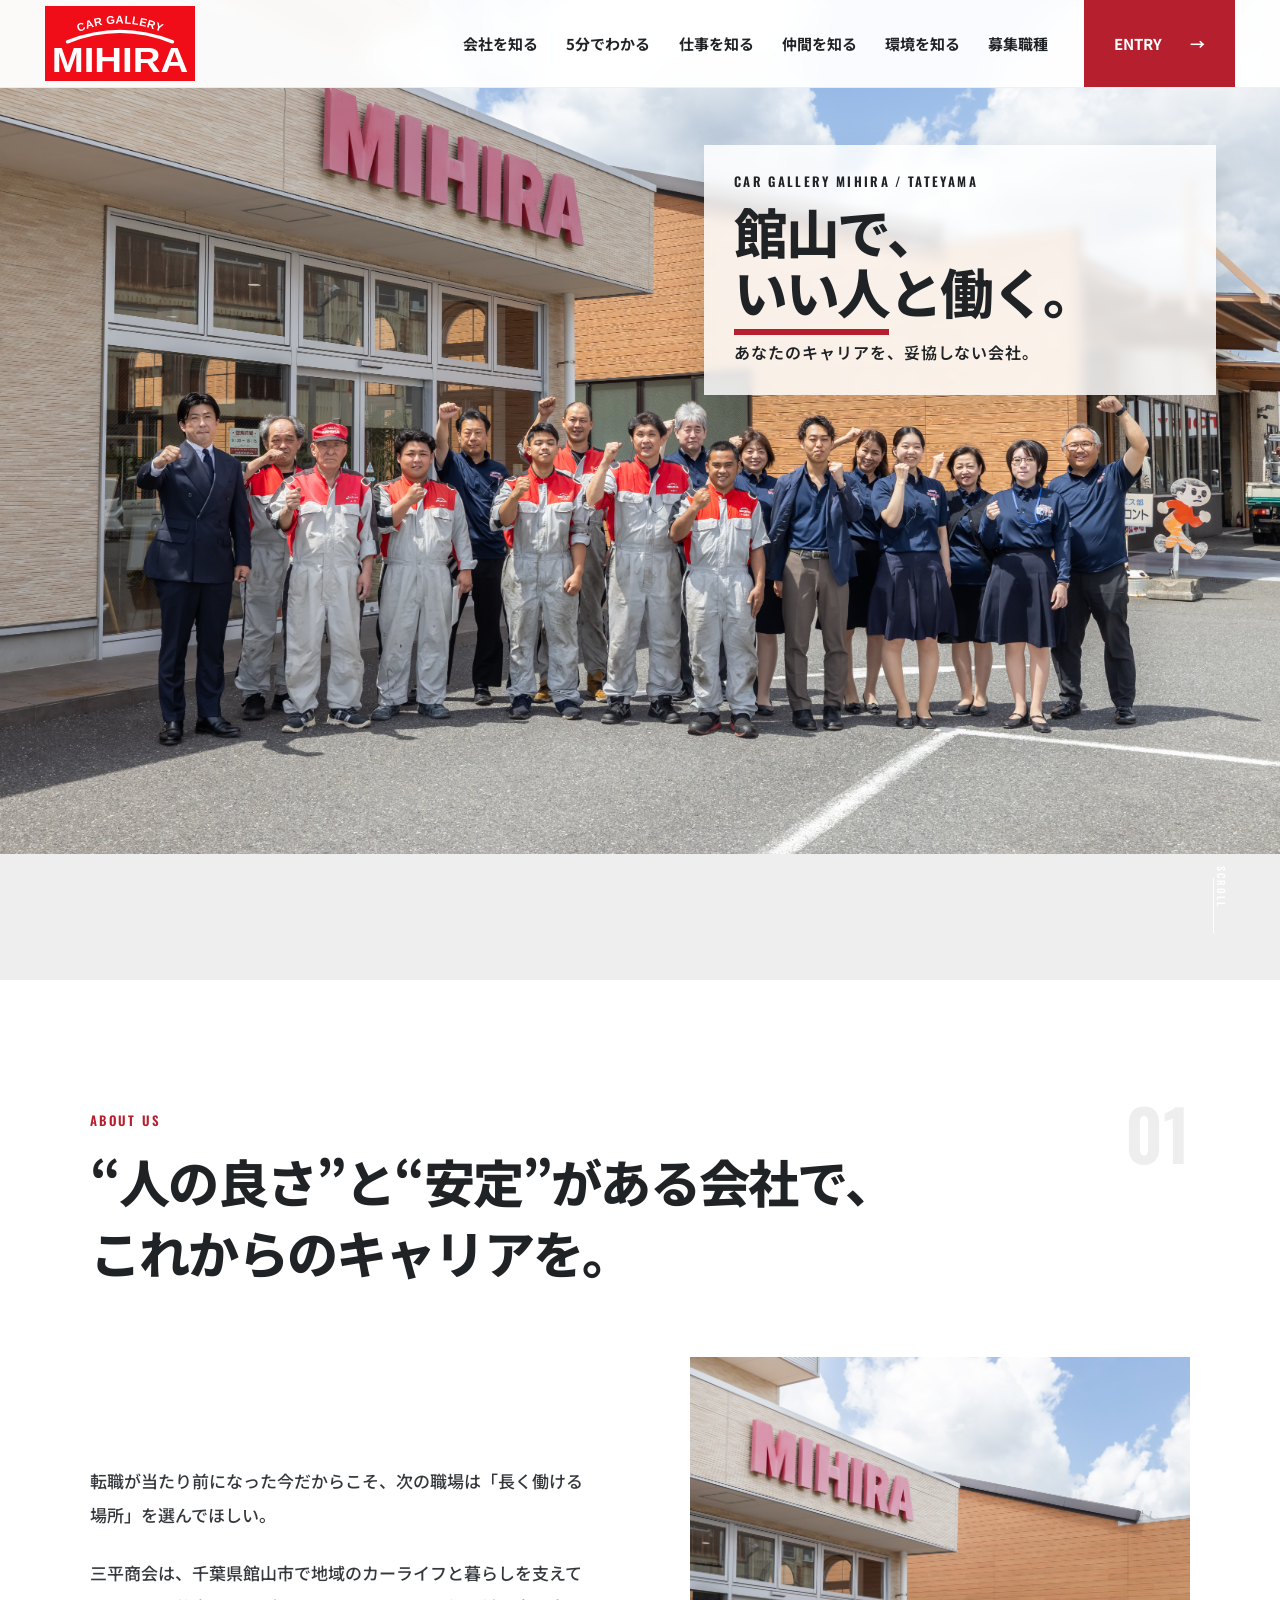
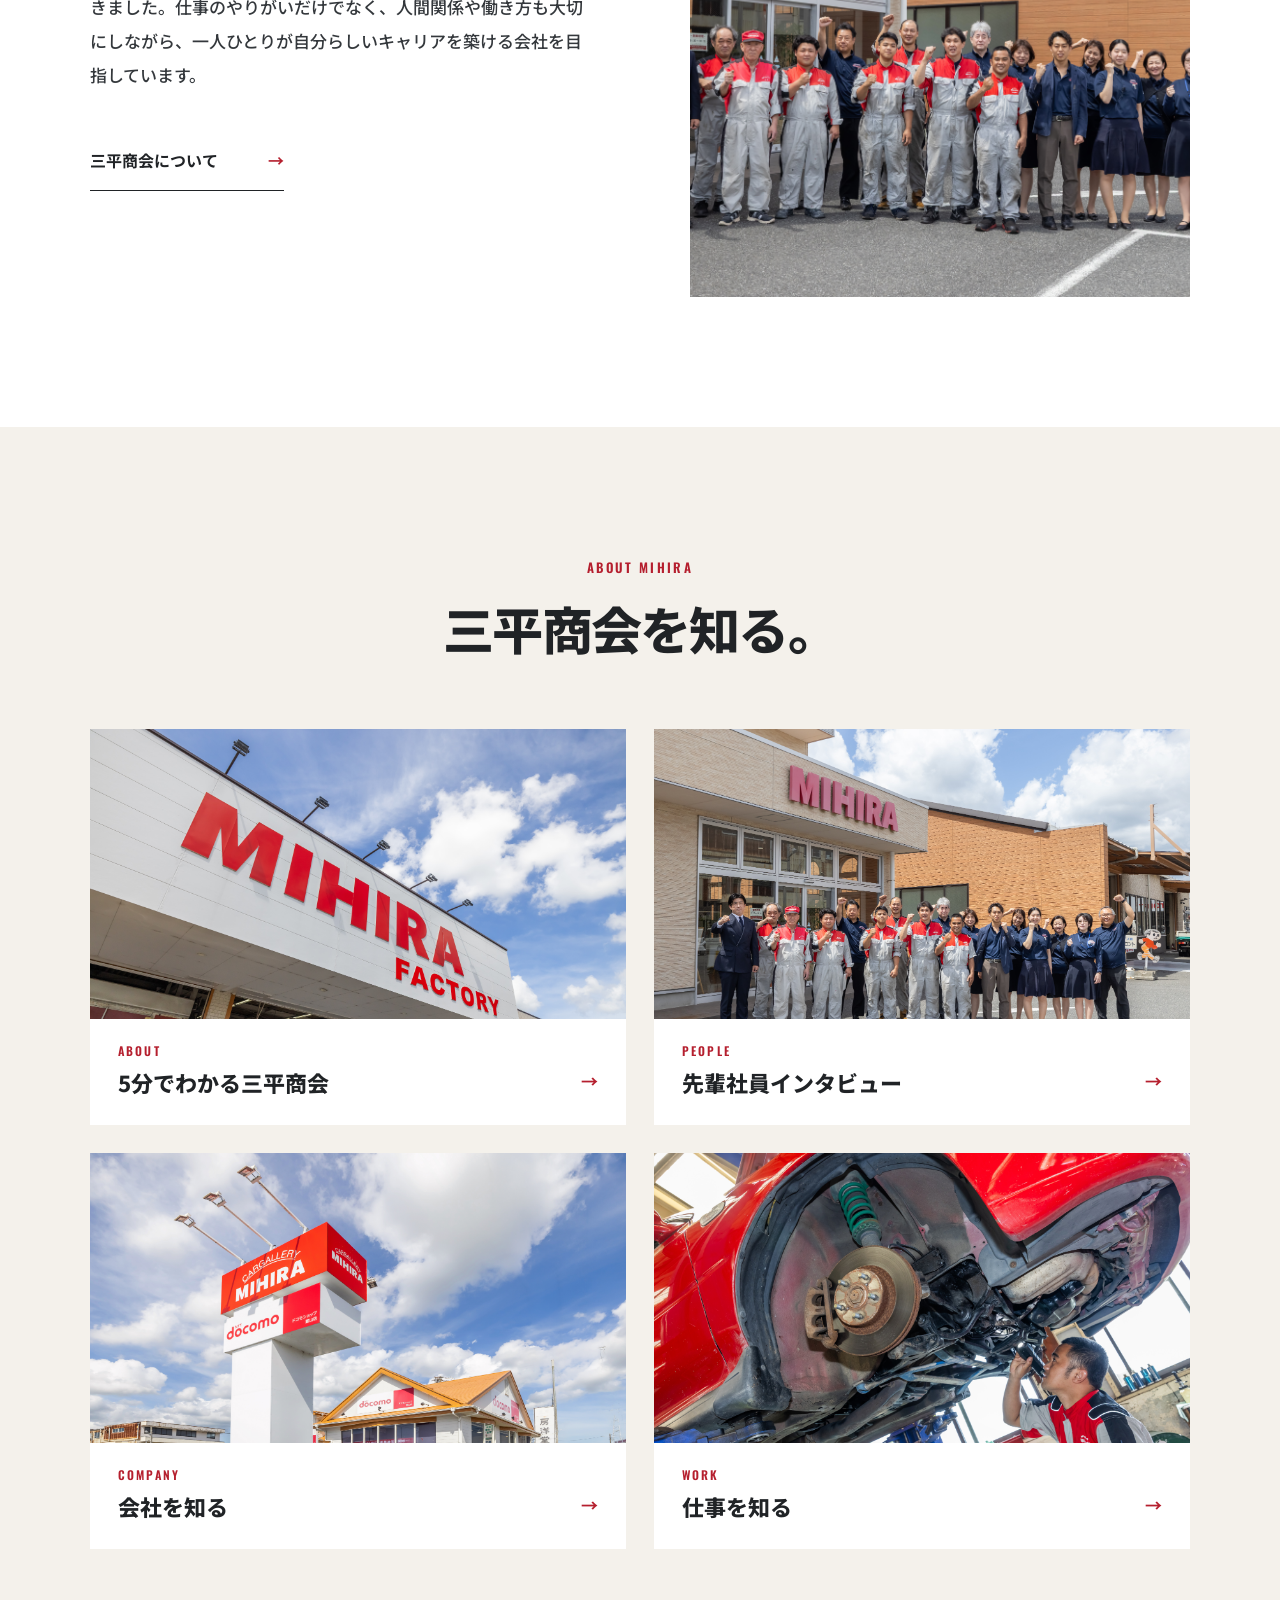
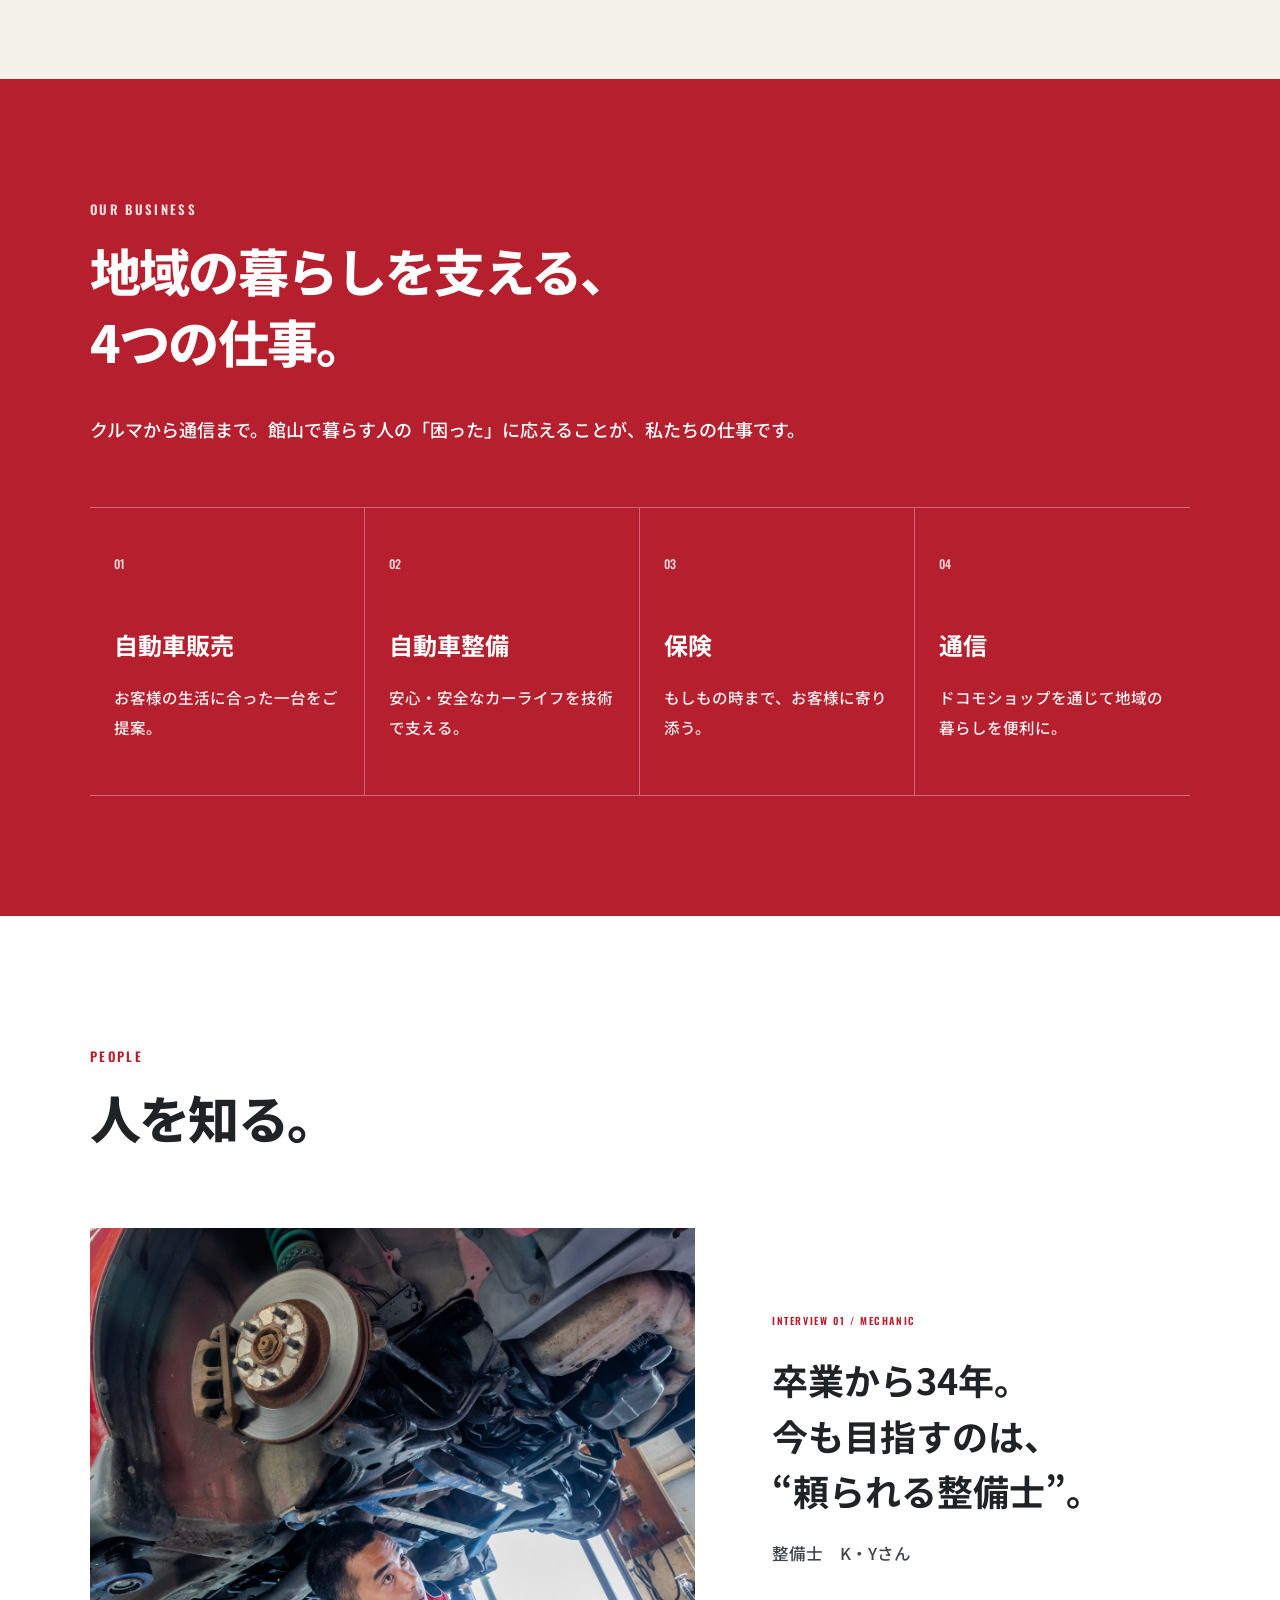
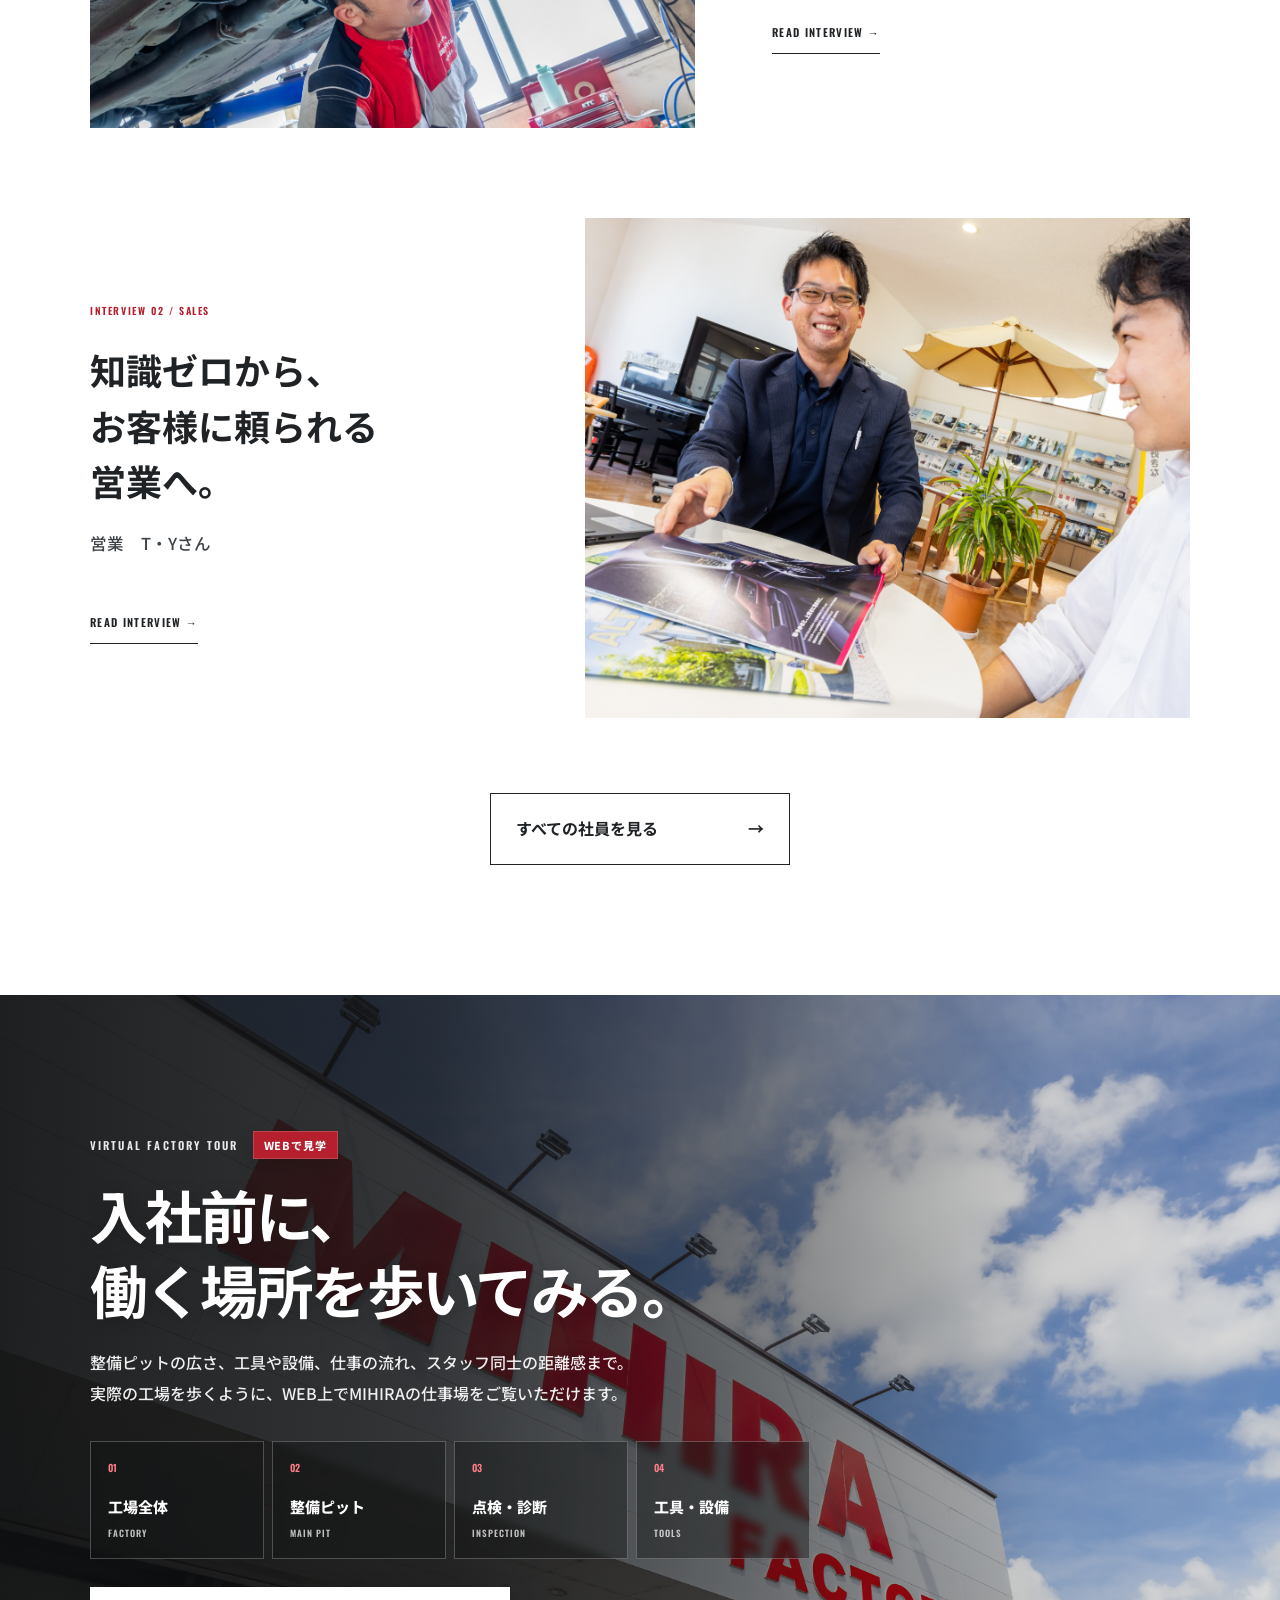
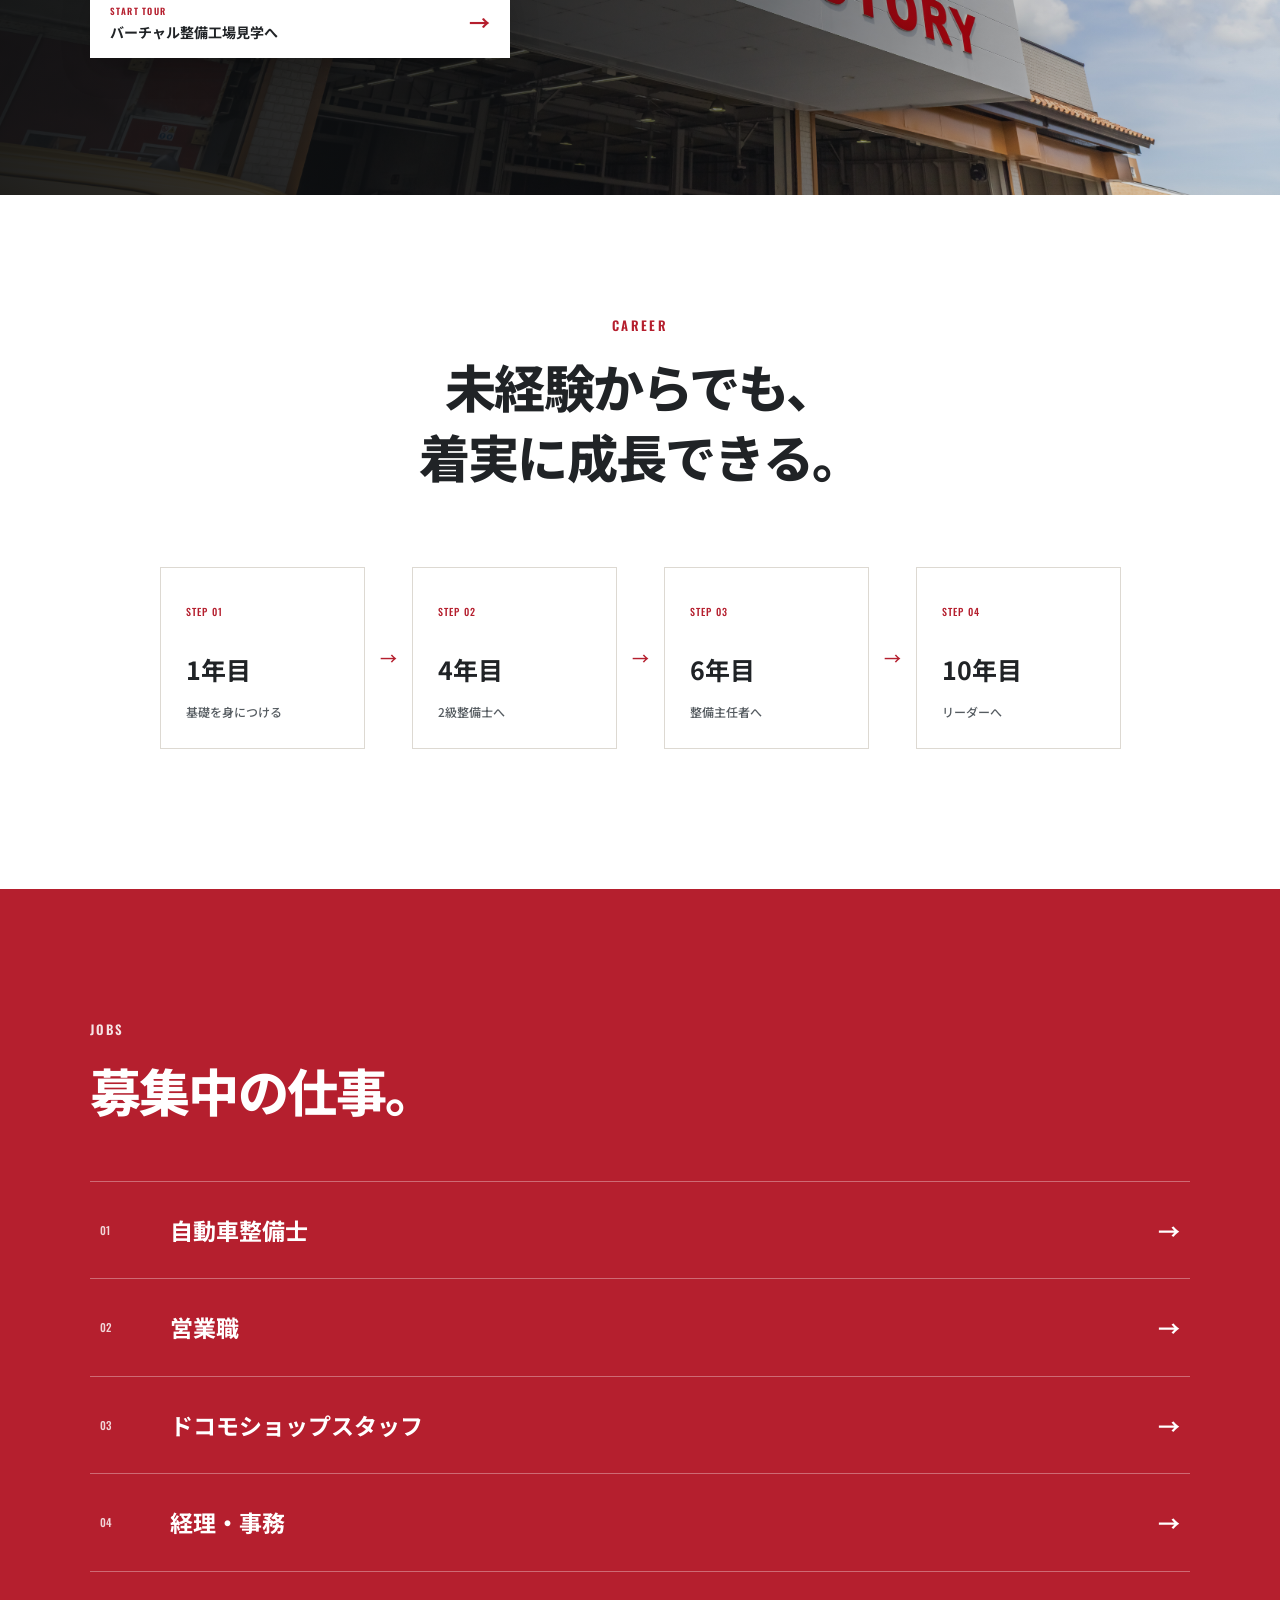
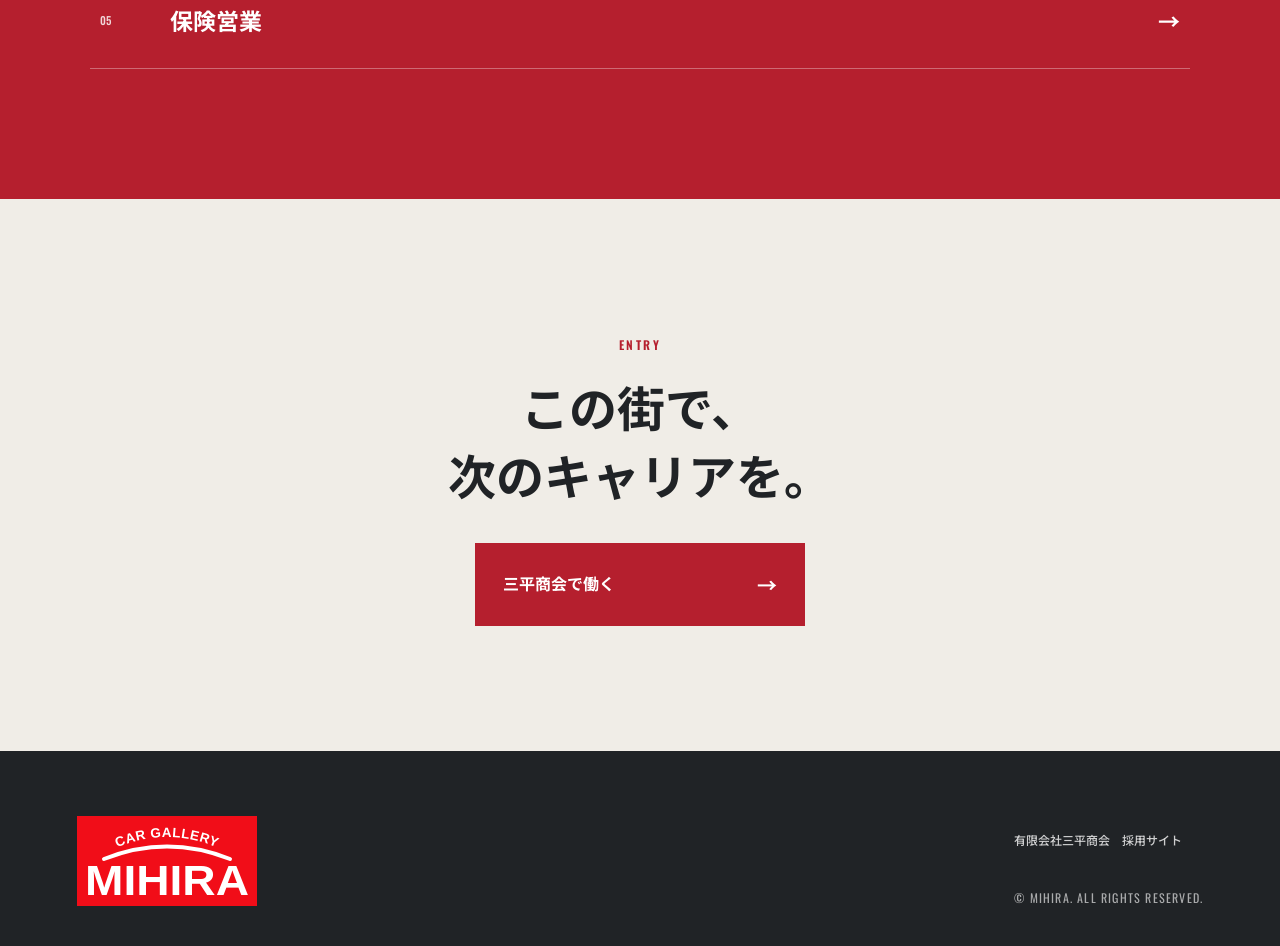
<file: index.html>
<!doctype html>
<html lang="ja">
<head>
<meta charset="utf-8"><meta name="viewport" content="width=device-width,initial-scale=1">
<title>採用情報｜有限会社三平商会</title>
<meta name="description" content="千葉県館山市の三平商会 採用サイト。地域のカーライフと暮らしを支える仲間を募集しています。">
<link rel="stylesheet" href="./assets/css/style.css?v=20260928-mobile2">
<script defer src="./assets/js/main.js"></script>
</head>
<body>
<header class="header">
  <a class="logo" href="./"><span class="logo-mark">M</span><span>三平商会<small>RECRUITING SITE</small></span></a>
  <button class="menu" aria-label="メニューを開く" aria-expanded="false"><span></span><span></span><span></span></button>
  <nav class="nav">
    <a href="./company/">会社を知る</a><a href="./about/">5分でわかる</a><a href="./work/">仕事を知る</a><a href="./people/">仲間を知る</a><a href="./factory-tour/">環境を知る</a><a href="./jobs/">募集職種</a>
    <a class="entry" href="./entry/">ENTRY <b>→</b></a>
  </nav>
</header>

<main>
<section class="hero">
  <div class="hero-photo site-photo hero-group"><img src="./image/0V8A1605.jpg" alt="三平商会で働くスタッフの集合写真"></div>
  <div class="hero-copy">
    <p class="eyebrow">CAR GALLERY MIHIRA / TATEYAMA</p>
    <h1>館山で、<br><em>いい人</em>と働く。</h1>
    <p>あなたのキャリアを、妥協しない会社。</p>
  </div>
  <div class="scroll">SCROLL <i></i></div>
</section>

<section class="section intro" id="about">
  <div class="number">01</div>
  <div class="section-head"><p>ABOUT US</p><h2>“人の良さ”と“安定”がある会社で、<br>これからのキャリアを。</h2></div>
  <div class="intro-grid">
    <div class="copy">
      <p>転職が当たり前になった今だからこそ、次の職場は「長く働ける場所」を選んでほしい。</p>
      <p>三平商会は、千葉県館山市で地域のカーライフと暮らしを支えてきました。仕事のやりがいだけでなく、人間関係や働き方も大切にしながら、一人ひとりが自分らしいキャリアを築ける会社を目指しています。</p>
      <a class="text-link" href="./company/">三平商会について <span>→</span></a>
    </div>
    <div class="photo placeholder tall site-photo"><img src="./image/0V8A1600.jpg" alt="三平商会で働くスタッフの集合写真"></div>
  </div>
</section>

<section class="section discover">
 <div class="section-head center"><p>ABOUT MIHIRA</p><h2>三平商会を知る。</h2></div>
 <div class="cards">
  <a class="card" href="./about/"><div class="placeholder site-photo"><img src="./image/0V8A1773.jpg" alt="MIHIRA FACTORYの外観"></div><small>ABOUT</small><h3>5分でわかる三平商会</h3><b>→</b></a>
  <a class="card" href="./people/"><div class="placeholder site-photo"><img src="./image/0V8A1605.jpg" alt="三平商会のスタッフ"></div><small>PEOPLE</small><h3>先輩社員インタビュー</h3><b>→</b></a>
  <a class="card" href="./company/"><div class="placeholder site-photo"><img src="./image/0V8A1887.jpg" alt="三平商会とドコモショップの店舗外観"></div><small>COMPANY</small><h3>会社を知る</h3><b>→</b></a>
  <a class="card" href="./work/"><div class="placeholder site-photo"><img src="./image/0V8A1689.jpg" alt="整備工場で作業するスタッフ"></div><small>WORK</small><h3>仕事を知る</h3><b>→</b></a>
 </div>
</section>

<section class="business" id="business">
 <div class="section inner">
  <div class="section-head light"><p>OUR BUSINESS</p><h2>地域の暮らしを支える、<br>4つの仕事。</h2></div>
  <p class="business-lead">クルマから通信まで。館山で暮らす人の「困った」に応えることが、私たちの仕事です。</p>
  <div class="business-list">
   <div><span>01</span><h3>自動車販売</h3><p>お客様の生活に合った一台をご提案。</p></div>
   <div><span>02</span><h3>自動車整備</h3><p>安心・安全なカーライフを技術で支える。</p></div>
   <div><span>03</span><h3>保険</h3><p>もしもの時まで、お客様に寄り添う。</p></div>
   <div><span>04</span><h3>通信</h3><p>ドコモショップを通じて地域の暮らしを便利に。</p></div>
  </div>
 </div>
</section>

<section class="section people" id="people">
 <div class="section-head"><p>PEOPLE</p><h2>人を知る。</h2></div>
 <div class="interviews">
  <article class="interview"><div class="placeholder portrait site-photo"><img src="./image/0V8A1693.jpg" alt="自動車整備の仕事風景"></div><div><small>INTERVIEW 01 / MECHANIC</small><h3>卒業から34年。<br>今も目指すのは、<br>“頼られる整備士”。</h3><p>整備士　K・Yさん</p><a href="./people/mechanic-ky.html">READ INTERVIEW →</a></div></article>
  <article class="interview reverse"><div class="placeholder portrait site-photo"><img src="./image/0V8A1831.jpg" alt="お客様対応をする営業スタッフ"></div><div><small>INTERVIEW 02 / SALES</small><h3>知識ゼロから、<br>お客様に頼られる<br>営業へ。</h3><p>営業　T・Yさん</p><a href="./people/sales-ty.html">READ INTERVIEW →</a></div></article>
 </div>
 <a class="outline-button" href="./people/">すべての社員を見る <span>→</span></a>
</section>

<section class="factory factory-tour-home" id="factory" style="background-image:url('./image/0V8A1773.jpg')">
 <div class="factory-bg placeholder site-photo" aria-hidden="true"><img src="./image/0V8A1773.jpg" alt=""></div>
 <div class="factory-copy factory-tour-promo">
  <div class="factory-tour-label"><small>VIRTUAL FACTORY TOUR</small><span>WEBで見学</span></div>
  <h2>入社前に、<br>働く場所を歩いてみる。</h2>
  <p class="factory-tour-lead">整備ピットの広さ、工具や設備、仕事の流れ、スタッフ同士の距離感まで。<br>実際の工場を歩くように、WEB上でMIHIRAの仕事場をご覧いただけます。</p>
  <div class="factory-tour-guide">
   <div><b>01</b><span>工場全体</span><small>FACTORY</small></div>
   <div><b>02</b><span>整備ピット</span><small>MAIN PIT</small></div>
   <div><b>03</b><span>点検・診断</span><small>INSPECTION</small></div>
   <div><b>04</b><span>工具・設備</span><small>TOOLS</small></div>
  </div>
  <a class="factory-tour-cta" href="./factory-tour/"><span><small>START TOUR</small>バーチャル整備工場見学へ</span><b>→</b></a>
 </div>
</section>

<section class="section career">
 <div class="section-head center"><p>CAREER</p><h2>未経験からでも、<br>着実に成長できる。</h2></div>
 <div class="steps">
  <div><small>STEP 01</small><strong>1年目</strong><p>基礎を身につける</p></div><i>→</i>
  <div><small>STEP 02</small><strong>4年目</strong><p>2級整備士へ</p></div><i>→</i>
  <div><small>STEP 03</small><strong>6年目</strong><p>整備主任者へ</p></div><i>→</i>
  <div><small>STEP 04</small><strong>10年目</strong><p>リーダーへ</p></div>
 </div>
</section>

<section class="jobs" id="jobs"><div class="section">
 <div class="section-head light"><p>JOBS</p><h2>募集中の仕事。</h2></div>
 <div class="job-list">
  <a href="./jobs/"><span>01</span><strong>自動車整備士</strong><b>→</b></a>
  <a href="./jobs/"><span>02</span><strong>営業職</strong><b>→</b></a>
  <a href="./jobs/"><span>03</span><strong>ドコモショップスタッフ</strong><b>→</b></a>
  <a href="./jobs/"><span>04</span><strong>経理・事務</strong><b>→</b></a>
  <a href="./jobs/"><span>05</span><strong>保険営業</strong><b>→</b></a>
 </div>
</div></section>

<section class="cta" id="entry"><p>ENTRY</p><h2>この街で、<br>次のキャリアを。</h2><a href="./entry/">三平商会で働く <span>→</span></a></section>
</main>
<footer><div class="logo footer-logo"><span class="logo-mark">M</span><span>三平商会<small>RECRUITING SITE</small></span></div><p>有限会社三平商会　採用サイト</p><small>© MIHIRA. ALL RIGHTS RESERVED.</small></footer>
</body></html>
</file>
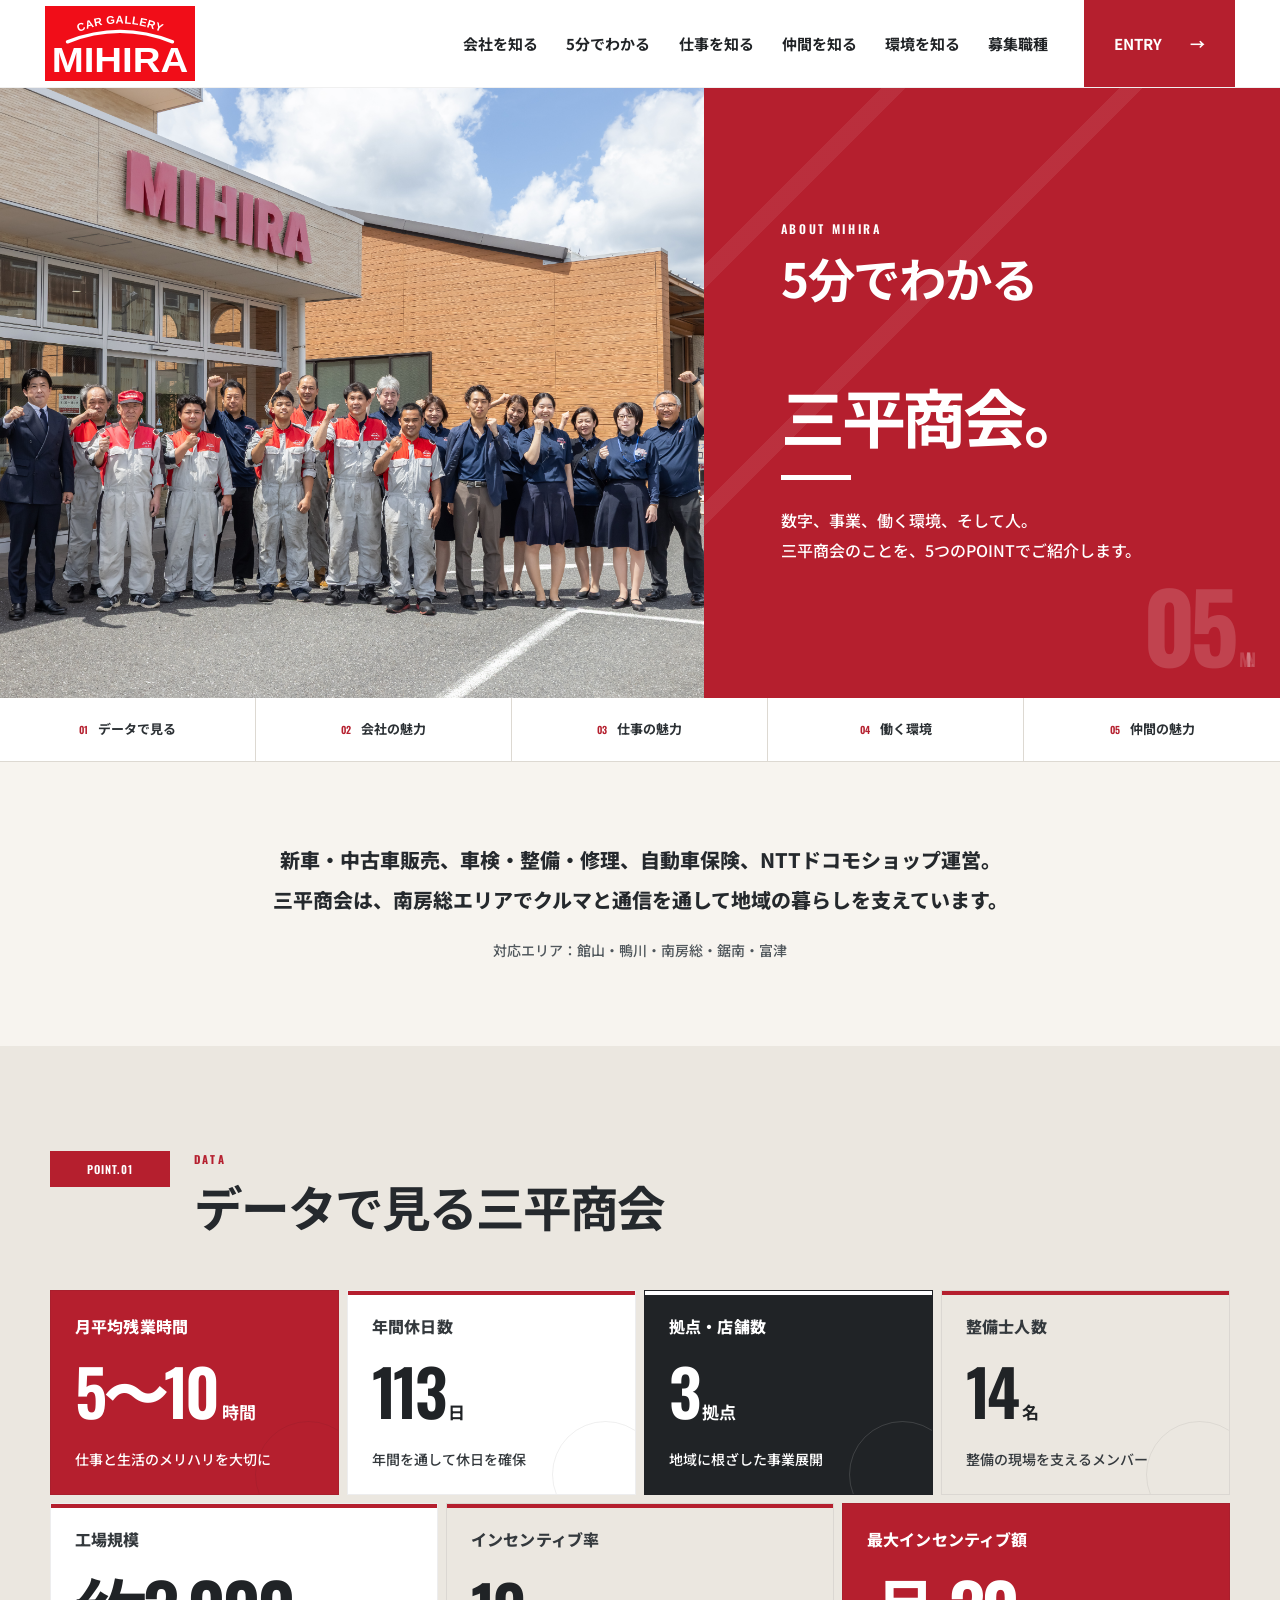
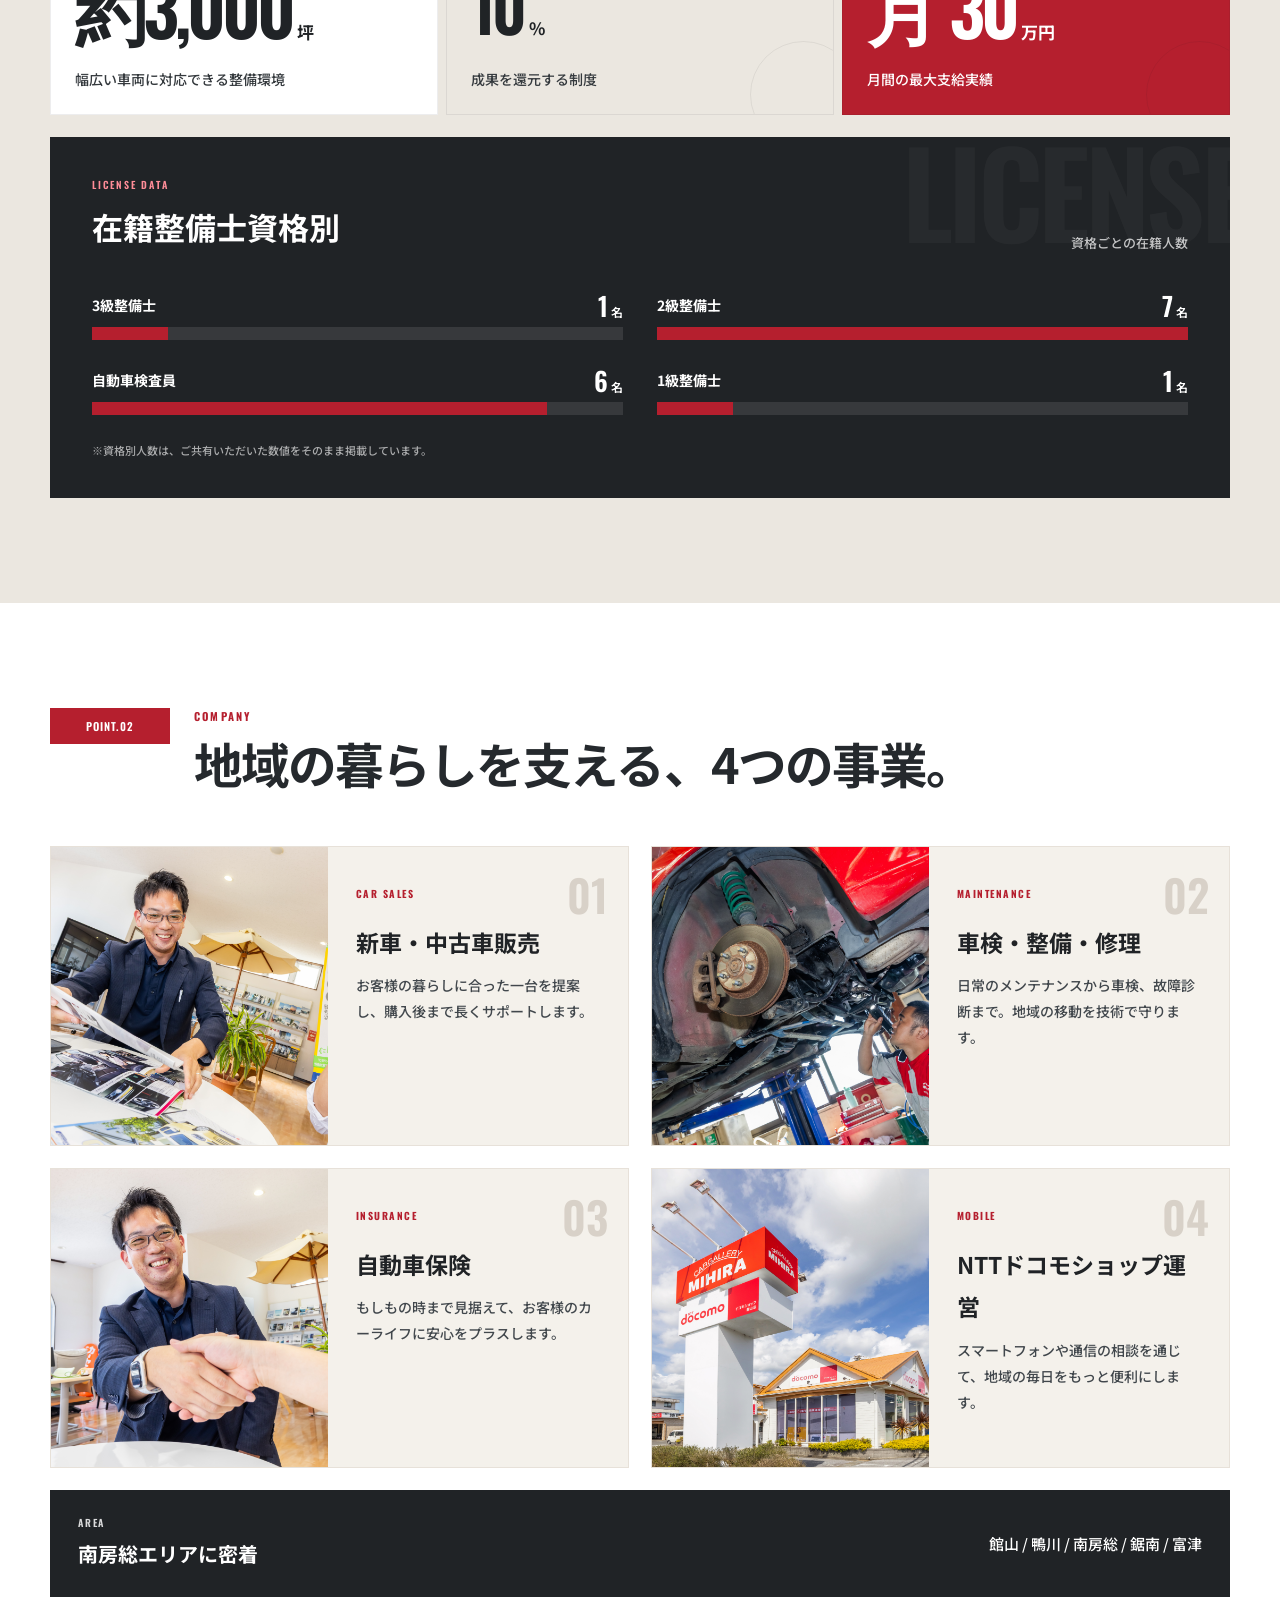
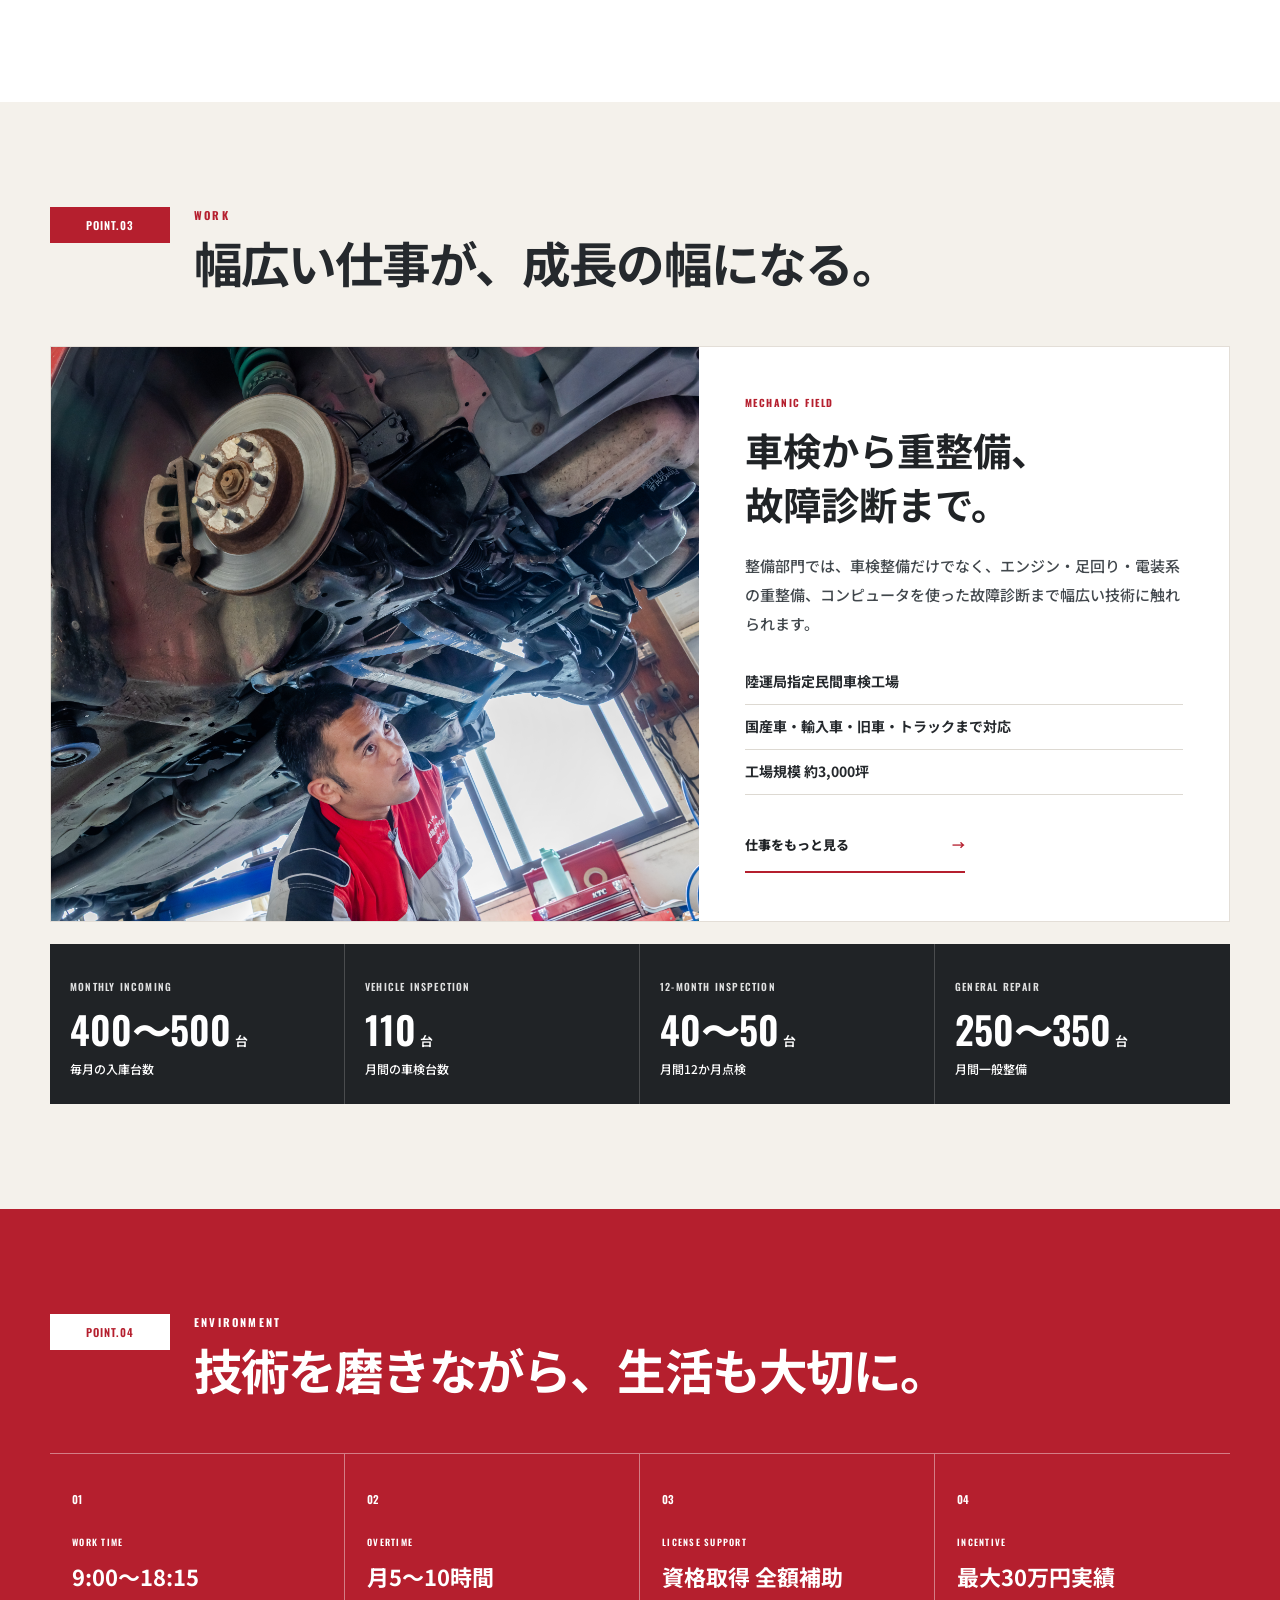
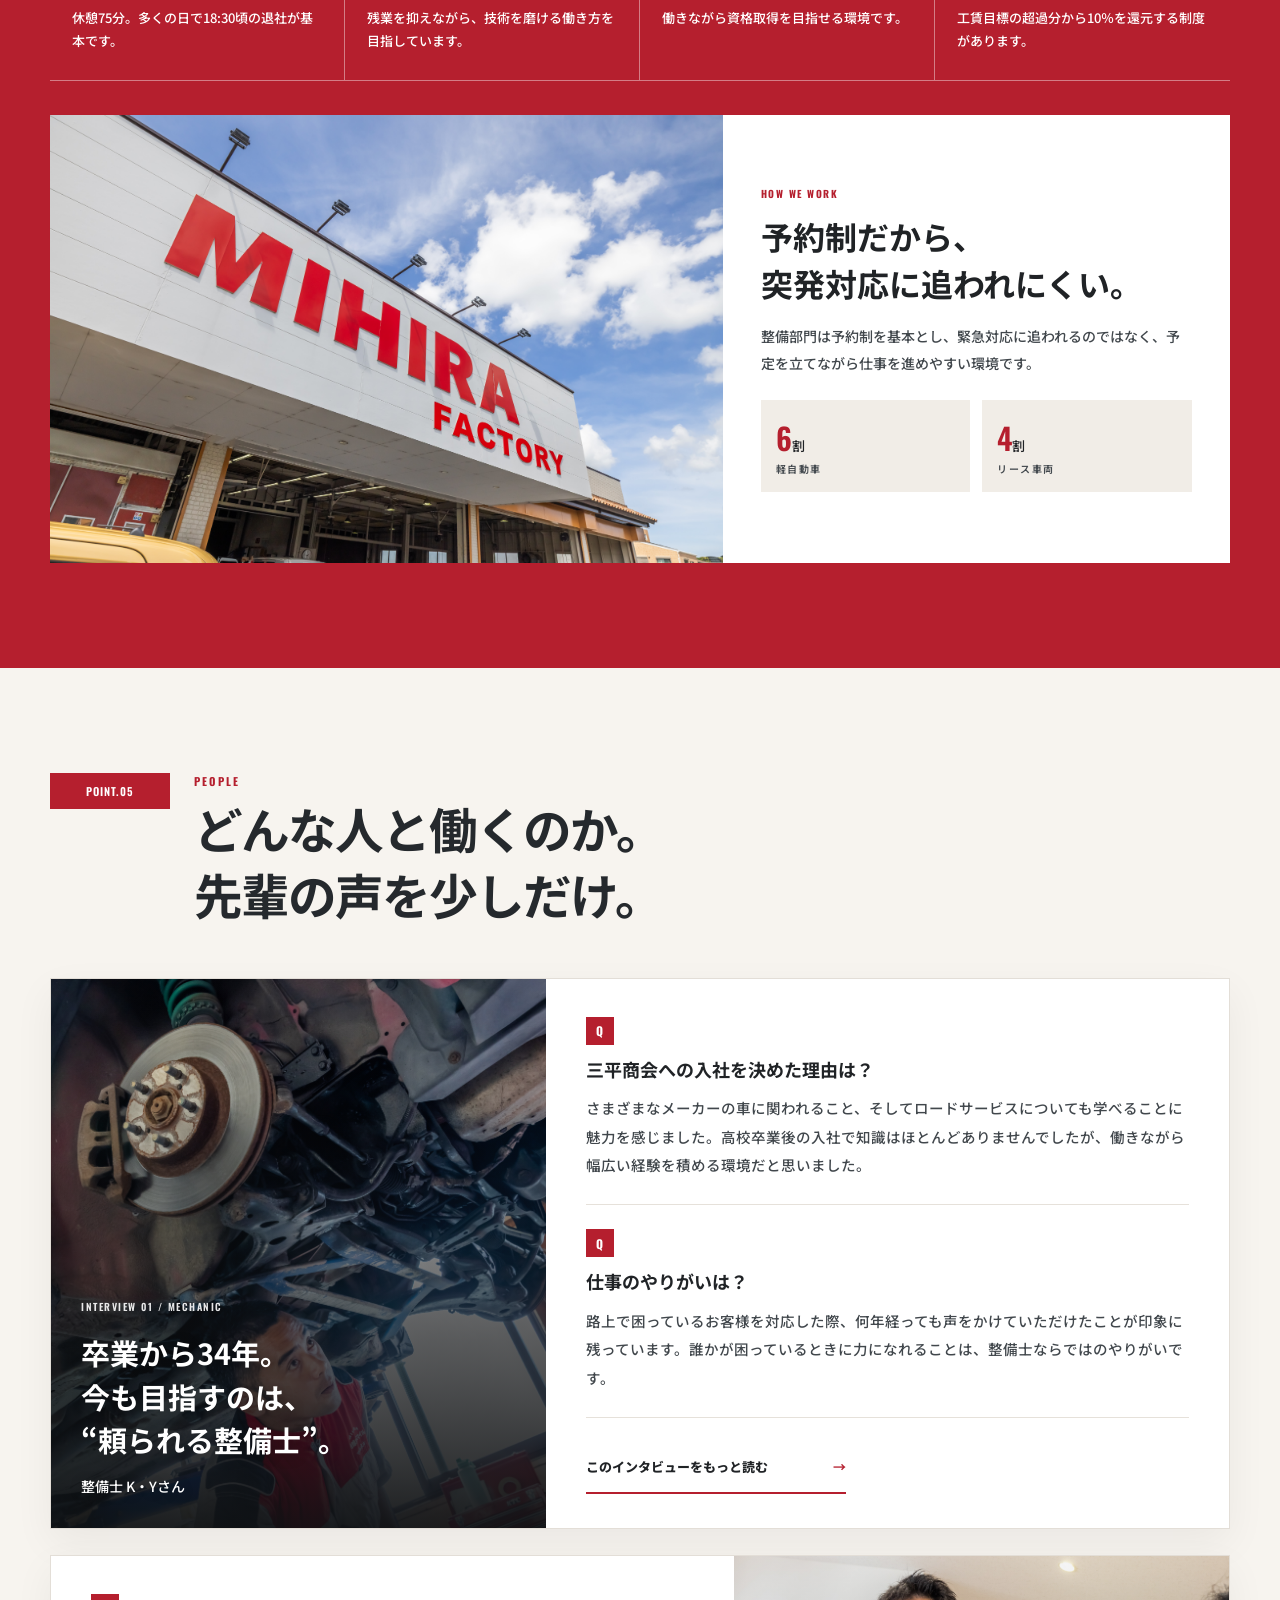
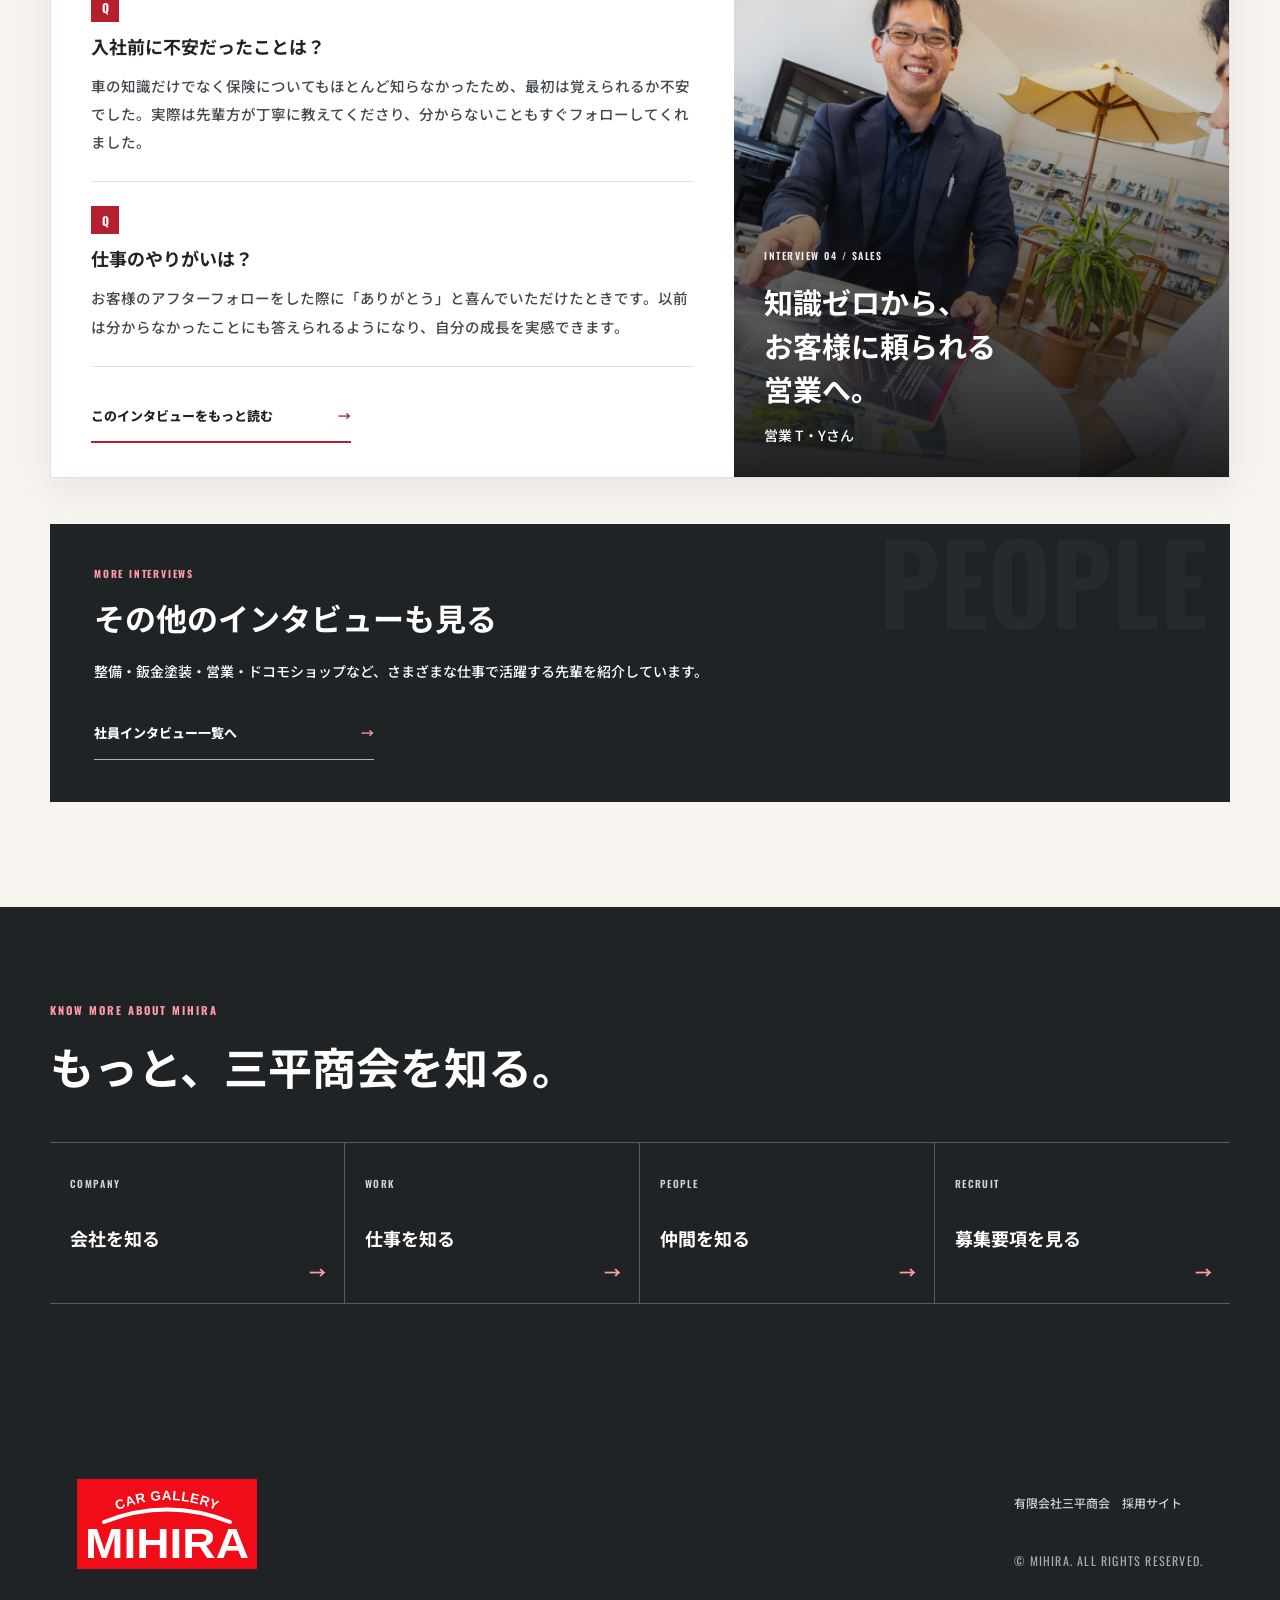
<file: about/index.html>
<!doctype html>
<html lang="ja">
<head>
<meta charset="utf-8">
<meta name="viewport" content="width=device-width,initial-scale=1">
<title>5分でわかる三平商会｜有限会社三平商会 採用サイト</title>
<meta name="description" content="数字・事業・働き方・社員の声から、三平商会を5分で知る採用コンテンツです。">
<link rel="stylesheet" href="../assets/css/style.css">
</head>
<body>
<header class="header">
  <a class="logo" href="../"><span class="logo-mark">M</span><span>三平商会<small>RECRUITING SITE</small></span></a>
  <button class="menu" aria-label="メニューを開く" aria-expanded="false"><span></span><span></span><span></span></button>
  <nav class="nav">
    <a href="../company/">会社を知る</a><a href="../about/">5分でわかる</a>
    <a href="../work/">仕事を知る</a>
    <a href="../people/">仲間を知る</a>
    <a href="../factory-tour/">環境を知る</a>
    <a href="../jobs/">募集職種</a>
    <a class="entry" href="../entry/">ENTRY <b>→</b></a>
  </nav>
</header>

<main class="five-page">

<section class="five-hero">
  <div class="five-hero-photo site-photo">
    <img src="../image/0V8A1605.jpg" alt="三平商会で働くスタッフ">
  </div>
  <div class="five-hero-copy">
    <p>ABOUT MIHIRA</p>
    <h1><span>5分でわかる</span><br>三平商会。</h1>
    <div class="five-hero-rule"></div>
    <p class="five-hero-lead">数字、事業、働く環境、そして人。<br>三平商会のことを、5つのPOINTでご紹介します。</p>
  </div>
  <div class="five-hero-mark">05<small>MIN.</small></div>
</section>

<nav class="five-local-nav">
  <a href="#data"><span>01</span>データで見る</a>
  <a href="#company"><span>02</span>会社の魅力</a>
  <a href="#work"><span>03</span>仕事の魅力</a>
  <a href="#environment"><span>04</span>働く環境</a>
  <a href="#people"><span>05</span>仲間の魅力</a>
</nav>

<section class="five-intro">
  <div class="five-container">
    <p class="five-intro-copy">新車・中古車販売、車検・整備・修理、自動車保険、NTTドコモショップ運営。<br>三平商会は、南房総エリアでクルマと通信を通して地域の暮らしを支えています。</p>
    <p>対応エリア：館山・鴨川・南房総・鋸南・富津</p>
  </div>
</section>

<section class="five-section five-data" id="data">
  <div class="five-container">
    <div class="five-point-head">
      <span>POINT.01</span>
      <div><p>DATA</p><h2>データで見る三平商会</h2></div>
    </div>

    <div class="five-data-grid five-data-grid-current">
      <article class="five-stat five-stat-red">
        <small>月平均残業時間</small>
        <strong data-count-range="5,10" data-count-unit="時間">5〜10<i>時間</i></strong>
        <p>仕事と生活のメリハリを大切に</p>
      </article>
      <article class="five-stat">
        <small>年間休日数</small>
        <strong data-count="113" data-count-unit="日">113<i>日</i></strong>
        <p>年間を通して休日を確保</p>
      </article>
      <article class="five-stat five-stat-dark">
        <small>拠点・店舗数</small>
        <strong data-count="3" data-count-unit="拠点">3<i>拠点</i></strong>
        <p>地域に根ざした事業展開</p>
      </article>
      <article class="five-stat">
        <small>整備士人数</small>
        <strong data-count="14" data-count-unit="名">14<i>名</i></strong>
        <p>整備の現場を支えるメンバー</p>
      </article>
      <article class="five-stat five-stat-large">
        <small>工場規模</small>
        <strong data-count="3000" data-count-prefix="約" data-count-unit="坪" data-count-comma="true">約3,000<i>坪</i></strong>
        <p>幅広い車両に対応できる整備環境</p>
      </article>
      <article class="five-stat five-stat-accent">
        <small>インセンティブ率</small>
        <strong data-count="10" data-count-unit="%">10<i>%</i></strong>
        <p>成果を還元する制度</p>
      </article>
      <article class="five-stat five-stat-red five-stat-large">
        <small>最大インセンティブ額</small>
        <strong data-count="30" data-count-prefix="月 " data-count-unit="万円">月 30<i>万円</i></strong>
        <p>月間の最大支給実績</p>
      </article>
    </div>

    <div class="five-license-panel">
      <div class="five-license-head">
        <div>
          <p>LICENSE DATA</p>
          <h3>在籍整備士資格別</h3>
        </div>
        <span>資格ごとの在籍人数</span>
      </div>
      <div class="five-license-chart">
        <div class="five-license-row" style="--license-width:14.3%">
          <div class="five-license-name"><span>3級整備士</span><strong data-count="1" data-count-unit="名">1<i>名</i></strong></div>
          <div class="five-license-bar"><span></span></div>
        </div>
        <div class="five-license-row" style="--license-width:100%">
          <div class="five-license-name"><span>2級整備士</span><strong data-count="7" data-count-unit="名">7<i>名</i></strong></div>
          <div class="five-license-bar"><span></span></div>
        </div>
        <div class="five-license-row" style="--license-width:85.7%">
          <div class="five-license-name"><span>自動車検査員</span><strong data-count="6" data-count-unit="名">6<i>名</i></strong></div>
          <div class="five-license-bar"><span></span></div>
        </div>
        <div class="five-license-row" style="--license-width:14.3%">
          <div class="five-license-name"><span>1級整備士</span><strong data-count="1" data-count-unit="名">1<i>名</i></strong></div>
          <div class="five-license-bar"><span></span></div>
        </div>
      </div>
      <p class="five-license-note">※資格別人数は、ご共有いただいた数値をそのまま掲載しています。</p>
    </div>
  </div>
</section>

<section class="five-section five-company" id="company">
  <div class="five-container">
    <div class="five-point-head">
      <span>POINT.02</span>
      <div><p>COMPANY</p><h2>地域の暮らしを支える、4つの事業。</h2></div>
    </div>

    <div class="five-business-grid">
      <article>
        <div class="site-photo"><img src="../image/0V8A1823.jpg" alt="自動車販売の仕事風景"></div>
        <div><span>01</span><small>CAR SALES</small><h3>新車・中古車販売</h3><p>お客様の暮らしに合った一台を提案し、購入後まで長くサポートします。</p></div>
      </article>
      <article>
        <div class="site-photo"><img src="../image/0V8A1689.jpg" alt="自動車整備の仕事風景"></div>
        <div><span>02</span><small>MAINTENANCE</small><h3>車検・整備・修理</h3><p>日常のメンテナンスから車検、故障診断まで。地域の移動を技術で守ります。</p></div>
      </article>
      <article>
        <div class="site-photo"><img src="../image/0V8A1836.jpg" alt="自動車保険の仕事イメージ"></div>
        <div><span>03</span><small>INSURANCE</small><h3>自動車保険</h3><p>もしもの時まで見据えて、お客様のカーライフに安心をプラスします。</p></div>
      </article>
      <article>
        <div class="site-photo"><img src="../image/0V8A1887.jpg" alt="ドコモショップの店舗外観"></div>
        <div><span>04</span><small>MOBILE</small><h3>NTTドコモショップ運営</h3><p>スマートフォンや通信の相談を通じて、地域の毎日をもっと便利にします。</p></div>
      </article>
    </div>

    <div class="five-area-band">
      <div><small>AREA</small><strong>南房総エリアに密着</strong></div>
      <p>館山 / 鴨川 / 南房総 / 鋸南 / 富津</p>
    </div>
  </div>
</section>

<section class="five-section five-work" id="work">
  <div class="five-container">
    <div class="five-point-head">
      <span>POINT.03</span>
      <div><p>WORK</p><h2>幅広い仕事が、成長の幅になる。</h2></div>
    </div>

    <div class="five-work-feature">
      <div class="five-work-photo site-photo"><img src="../image/0V8A1693.jpg" alt="整備士が車両を点検する様子"></div>
      <div class="five-work-copy">
        <small>MECHANIC FIELD</small>
        <h3>車検から重整備、<br>故障診断まで。</h3>
        <p>整備部門では、車検整備だけでなく、エンジン・足回り・電装系の重整備、コンピュータを使った故障診断まで幅広い技術に触れられます。</p>
        <ul><li>陸運局指定民間車検工場</li><li>国産車・輸入車・旧車・トラックまで対応</li><li>工場規模 約3,000坪</li></ul>
        <a href="../work/">仕事をもっと見る <b>→</b></a>
      </div>
    </div>

    <div class="five-work-numbers">
      <div><small>MONTHLY INCOMING</small><strong>400〜500<span>台</span></strong><p>毎月の入庫台数</p></div>
      <div><small>VEHICLE INSPECTION</small><strong>110<span>台</span></strong><p>月間の車検台数</p></div>
      <div><small>12-MONTH INSPECTION</small><strong>40〜50<span>台</span></strong><p>月間12か月点検</p></div>
      <div><small>GENERAL REPAIR</small><strong>250〜350<span>台</span></strong><p>月間一般整備</p></div>
    </div>
  </div>
</section>

<section class="five-section five-environment" id="environment">
  <div class="five-container">
    <div class="five-point-head five-point-light">
      <span>POINT.04</span>
      <div><p>ENVIRONMENT</p><h2>技術を磨きながら、生活も大切に。</h2></div>
    </div>

    <div class="five-env-grid">
      <article><span>01</span><small>WORK TIME</small><strong>9:00〜18:15</strong><p>休憩75分。多くの日で18:30頃の退社が基本です。</p></article>
      <article><span>02</span><small>OVERTIME</small><strong>月5〜10時間</strong><p>残業を抑えながら、技術を磨ける働き方を目指しています。</p></article>
      <article><span>03</span><small>LICENSE SUPPORT</small><strong>資格取得 全額補助</strong><p>働きながら資格取得を目指せる環境です。</p></article>
      <article><span>04</span><small>INCENTIVE</small><strong>最大30万円実績</strong><p>工賃目標の超過分から10％を還元する制度があります。</p></article>
    </div>

    <div class="five-env-photo">
      <div class="site-photo"><img src="../image/0V8A1773.jpg" alt="MIHIRA FACTORY"></div>
      <div>
        <small>HOW WE WORK</small>
        <h3>予約制だから、<br>突発対応に追われにくい。</h3>
        <p>整備部門は予約制を基本とし、緊急対応に追われるのではなく、予定を立てながら仕事を進めやすい環境です。</p>
        <div class="five-ratio"><span><b>6</b>割<br><small>軽自動車</small></span><span><b>4</b>割<br><small>リース車両</small></span></div>
      </div>
    </div>
  </div>
</section>

<section class="five-section five-people" id="people">
  <div class="five-container">
    <div class="five-point-head">
      <span>POINT.05</span>
      <div><p>PEOPLE</p><h2>どんな人と働くのか。<br>先輩の声を少しだけ。</h2></div>
    </div>

    <div class="five-interview-feature">
      <div class="five-interview-person">
        <div class="site-photo"><img src="../image/0V8A1693.jpg" alt="自動車整備の仕事風景"></div>
        <div class="five-interview-person-info">
          <small>INTERVIEW 01 / MECHANIC</small>
          <h3>卒業から34年。<br>今も目指すのは、<br>“頼られる整備士”。</h3>
          <p>整備士 K・Yさん</p>
        </div>
      </div>
      <div class="five-interview-qa">
        <div>
          <span>Q</span>
          <h4>三平商会への入社を決めた理由は？</h4>
          <p>さまざまなメーカーの車に関われること、そしてロードサービスについても学べることに魅力を感じました。高校卒業後の入社で知識はほとんどありませんでしたが、働きながら幅広い経験を積める環境だと思いました。</p>
        </div>
        <div>
          <span>Q</span>
          <h4>仕事のやりがいは？</h4>
          <p>路上で困っているお客様を対応した際、何年経っても声をかけていただけたことが印象に残っています。誰かが困っているときに力になれることは、整備士ならではのやりがいです。</p>
        </div>
        <a href="../people/mechanic-ky.html">このインタビューをもっと読む <b>→</b></a>
      </div>
    </div>

    <div class="five-interview-feature reverse">
      <div class="five-interview-person">
        <div class="site-photo"><img src="../image/0V8A1831.jpg" alt="営業スタッフの仕事風景"></div>
        <div class="five-interview-person-info">
          <small>INTERVIEW 04 / SALES</small>
          <h3>知識ゼロから、<br>お客様に頼られる<br>営業へ。</h3>
          <p>営業 T・Yさん</p>
        </div>
      </div>
      <div class="five-interview-qa">
        <div>
          <span>Q</span>
          <h4>入社前に不安だったことは？</h4>
          <p>車の知識だけでなく保険についてもほとんど知らなかったため、最初は覚えられるか不安でした。実際は先輩方が丁寧に教えてくださり、分からないこともすぐフォローしてくれました。</p>
        </div>
        <div>
          <span>Q</span>
          <h4>仕事のやりがいは？</h4>
          <p>お客様のアフターフォローをした際に「ありがとう」と喜んでいただけたときです。以前は分からなかったことにも答えられるようになり、自分の成長を実感できます。</p>
        </div>
        <a href="../people/sales-ty.html">このインタビューをもっと読む <b>→</b></a>
      </div>
    </div>

    <div class="five-more-interviews">
      <p>MORE INTERVIEWS</p>
      <h3>その他のインタビューも見る</h3>
      <span>整備・鈑金塗装・営業・ドコモショップなど、さまざまな仕事で活躍する先輩を紹介しています。</span>
      <a href="../people/">社員インタビュー一覧へ <b>→</b></a>
    </div>
  </div>
</section>

<section class="five-next">
  <div class="five-container">
    <p>KNOW MORE ABOUT MIHIRA</p>
    <h2>もっと、三平商会を知る。</h2>
    <div class="five-next-grid">
      <a href="../company/"><span>COMPANY</span><strong>会社を知る</strong><b>→</b></a>
      <a href="../work/"><span>WORK</span><strong>仕事を知る</strong><b>→</b></a>
      <a href="../people/"><span>PEOPLE</span><strong>仲間を知る</strong><b>→</b></a>
      <a href="../jobs/"><span>RECRUIT</span><strong>募集要項を見る</strong><b>→</b></a>
    </div>
  </div>
</section>

</main>

<footer>
  <div class="logo footer-logo"><span class="logo-mark">M</span><span>三平商会<small>RECRUITING SITE</small></span></div>
  <p>有限会社三平商会　採用サイト</p>
  <small>© MIHIRA. ALL RIGHTS RESERVED.</small>
</footer>
<script src="../assets/js/main.js"></script>
</body>
</html>
</file>
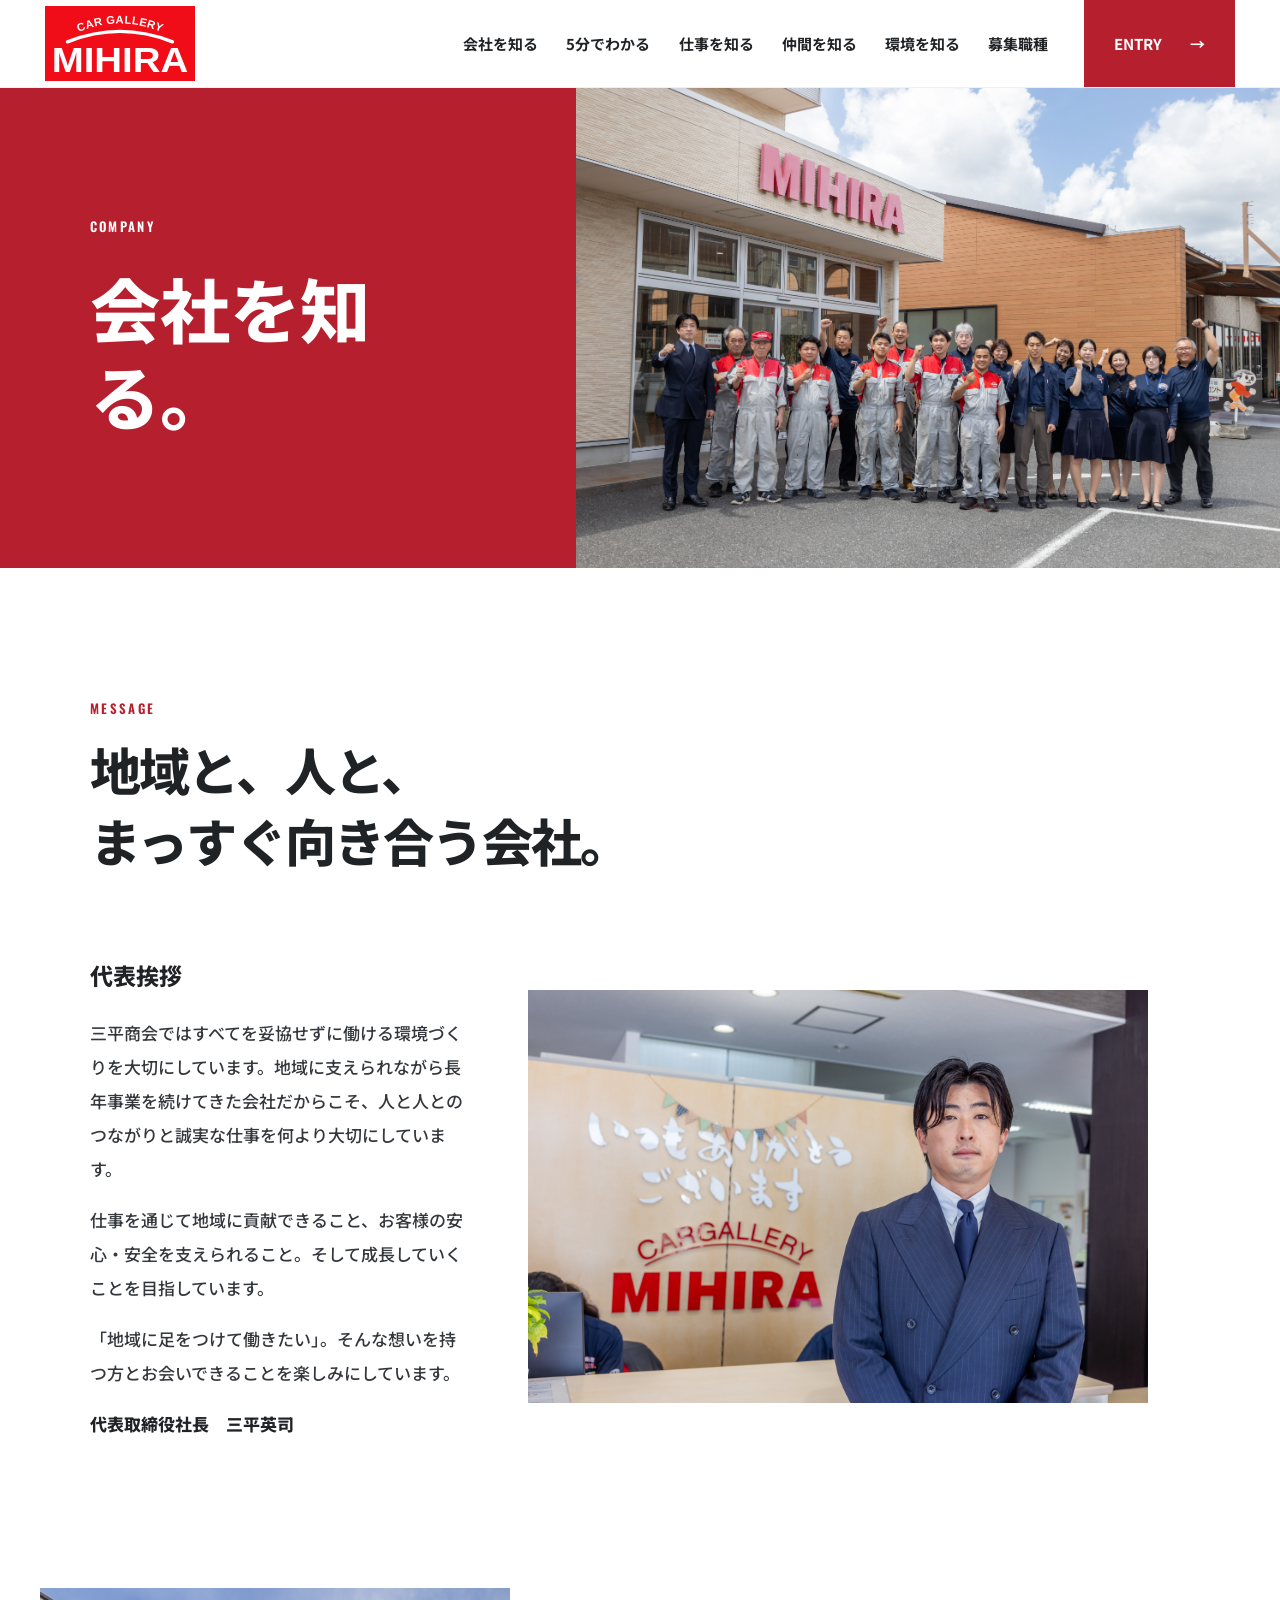
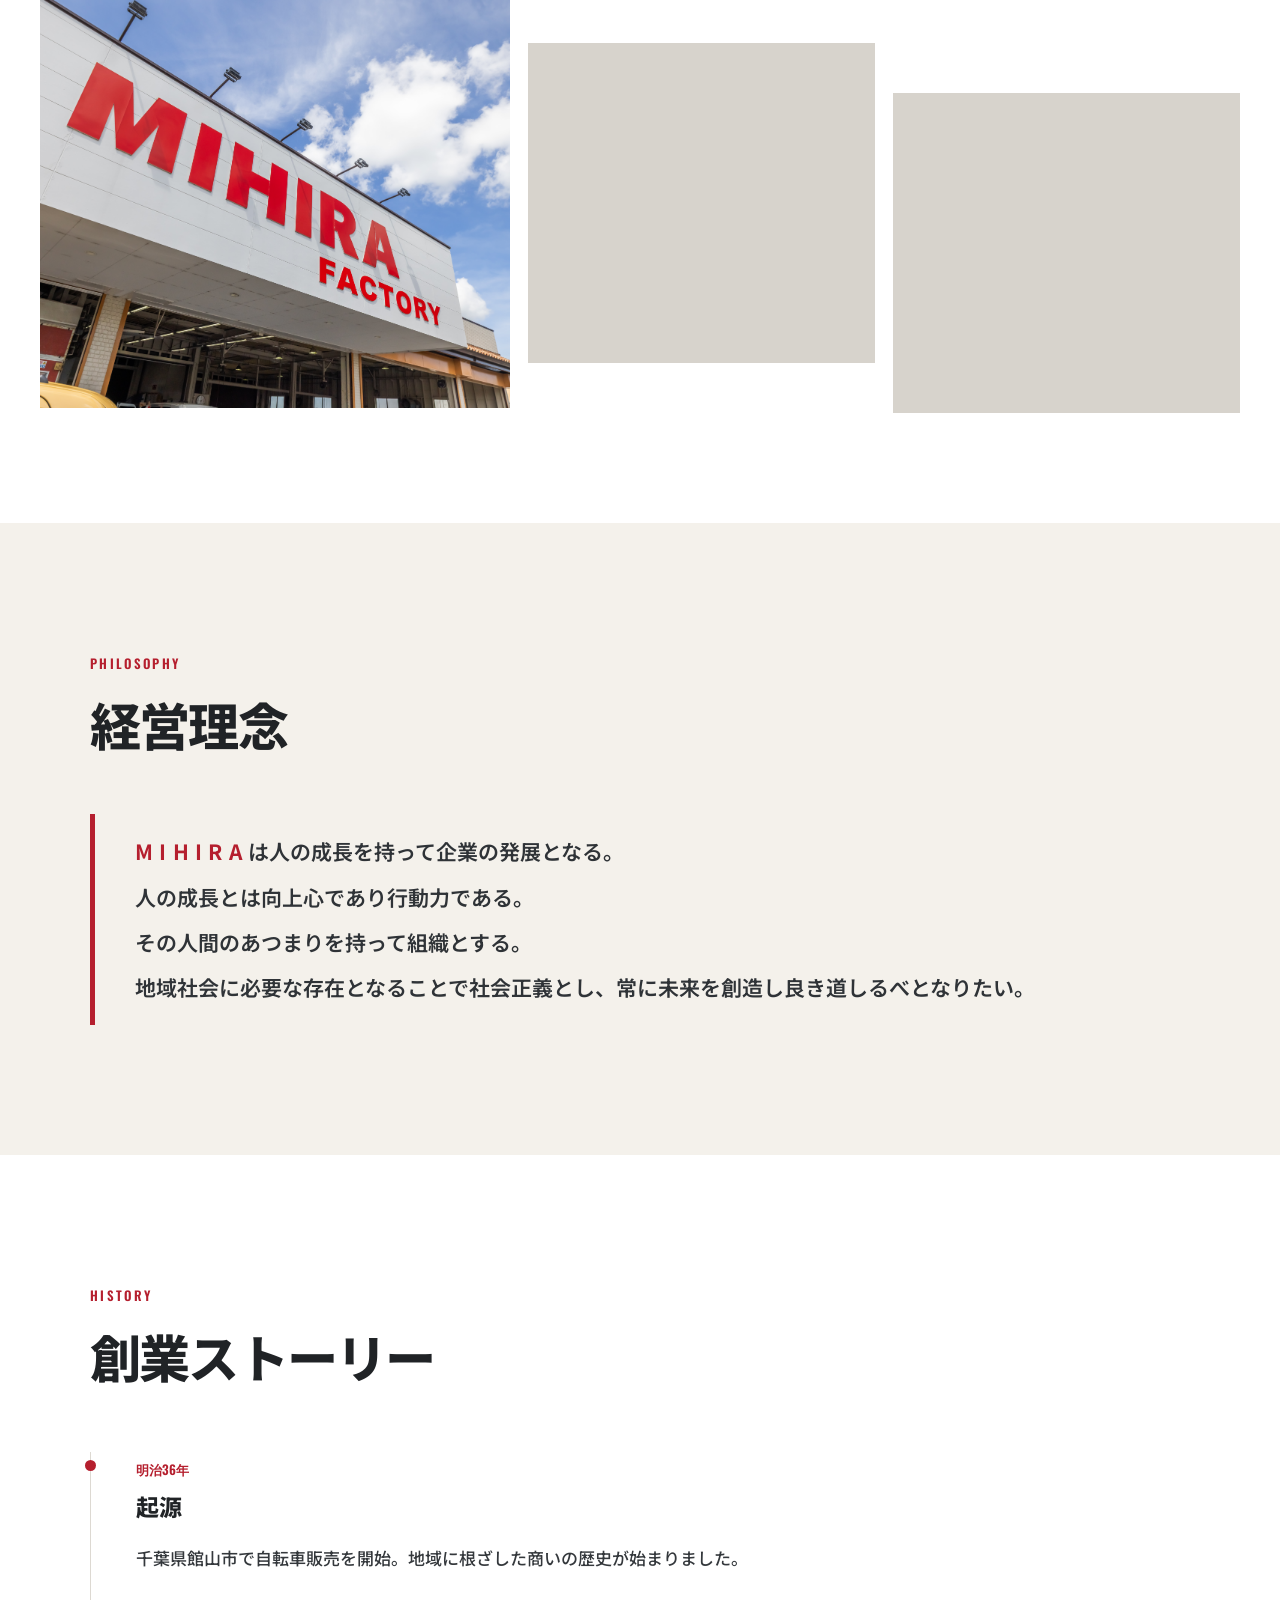
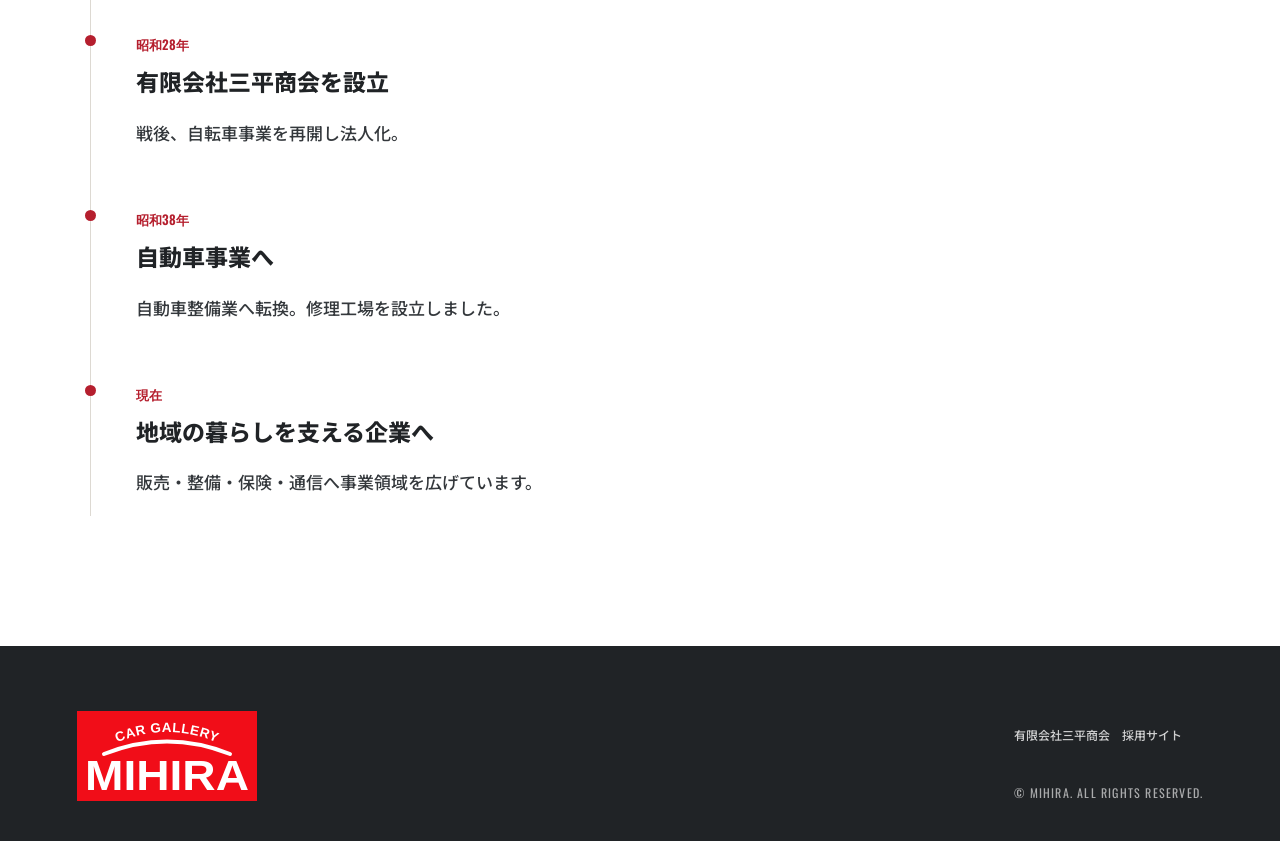
<file: company/index.html>
<!doctype html><html lang="ja"><head><meta charset="utf-8"><meta name="viewport" content="width=device-width,initial-scale=1"><title>会社を知る｜有限会社三平商会 採用サイト</title><link rel="stylesheet" href="../assets/css/style.css"></head><body><header class="header"><a class="logo" href="../"><span class="logo-mark">M</span><span>三平商会<small>RECRUITING SITE</small></span></a><button class="menu" aria-label="メニューを開く" aria-expanded="false"><span></span><span></span><span></span></button><nav class="nav"><a href="../company/">会社を知る</a><a href="../about/">5分でわかる</a><a href="../work/">仕事を知る</a><a href="../people/">仲間を知る</a><a href="../factory-tour/">環境を知る</a><a href="../jobs/">募集職種</a><a class="entry" href="../entry/">ENTRY <b>→</b></a></nav></header><main class="subpage"><section class="subhero"><div><p>COMPANY</p><h1>会社を知る。</h1></div><div class="placeholder site-photo"><img src="../image/0V8A1600.jpg" alt="三平商会で働くスタッフ"></div></section><section class="section article president-message"><div class="section-head"><p>MESSAGE</p><h2>地域と、人と、<br>まっすぐ向き合う会社。</h2></div><div class="article-grid"><div><h3>代表挨拶</h3><p>三平商会ではすべてを妥協せずに働ける環境づくりを大切にしています。地域に支えられながら長年事業を続けてきた会社だからこそ、人と人とのつながりと誠実な仕事を何より大切にしています。</p><p>仕事を通じて地域に貢献できること、お客様の安心・安全を支えられること。そして成長していくことを目指しています。</p><p>「地域に足をつけて働きたい」。そんな想いを持つ方とお会いできることを楽しみにしています。</p><p><strong>代表取締役社長　三平英司</strong></p></div><div class="placeholder tall site-photo president-photo"><img src="../image/0V8A1227.jpg" alt="代表取締役社長 三平英司"></div></div></section><section class="company-photo-strip"><div class="site-photo"><img loading="lazy" decoding="async" src="../image/0V8A1773.jpg" alt="MIHIRA FACTORYの外観"></div><div class="site-photo"><img loading="lazy" decoding="async" src="../image/0V8A1887.jpg" alt="三平商会とドコモショップの店舗外観"></div><div class="site-photo"><img loading="lazy" decoding="async" src="../image/0V8A1780.jpg" alt="受付でお客様を迎えるスタッフ"></div></section><section class="section soft"><div class="section-head"><p>PHILOSOPHY</p><h2>経営理念</h2></div><div class="quote"><b>MIHIRA</b>は人の成長を持って企業の発展となる。<br>人の成長とは向上心であり行動力である。<br>その人間のあつまりを持って組織とする。<br>地域社会に必要な存在となることで社会正義とし、常に未来を創造し良き道しるべとなりたい。</div></section><section class="section article"><div class="section-head"><p>HISTORY</p><h2>創業ストーリー</h2></div><div class="timeline"><div><b>明治36年</b><h3>起源</h3><p>千葉県館山市で自転車販売を開始。地域に根ざした商いの歴史が始まりました。</p></div><div><b>昭和28年</b><h3>有限会社三平商会を設立</h3><p>戦後、自転車事業を再開し法人化。</p></div><div><b>昭和38年</b><h3>自動車事業へ</h3><p>自動車整備業へ転換。修理工場を設立しました。</p></div><div><b>現在</b><h3>地域の暮らしを支える企業へ</h3><p>販売・整備・保険・通信へ事業領域を広げています。</p></div></div></section></main><footer><div class="logo footer-logo"><span class="logo-mark">M</span><span>三平商会<small>RECRUITING SITE</small></span></div><p>有限会社三平商会　採用サイト</p><small>© MIHIRA. ALL RIGHTS RESERVED.</small></footer><script src="../assets/js/main.js"></script></body></html>
</file>
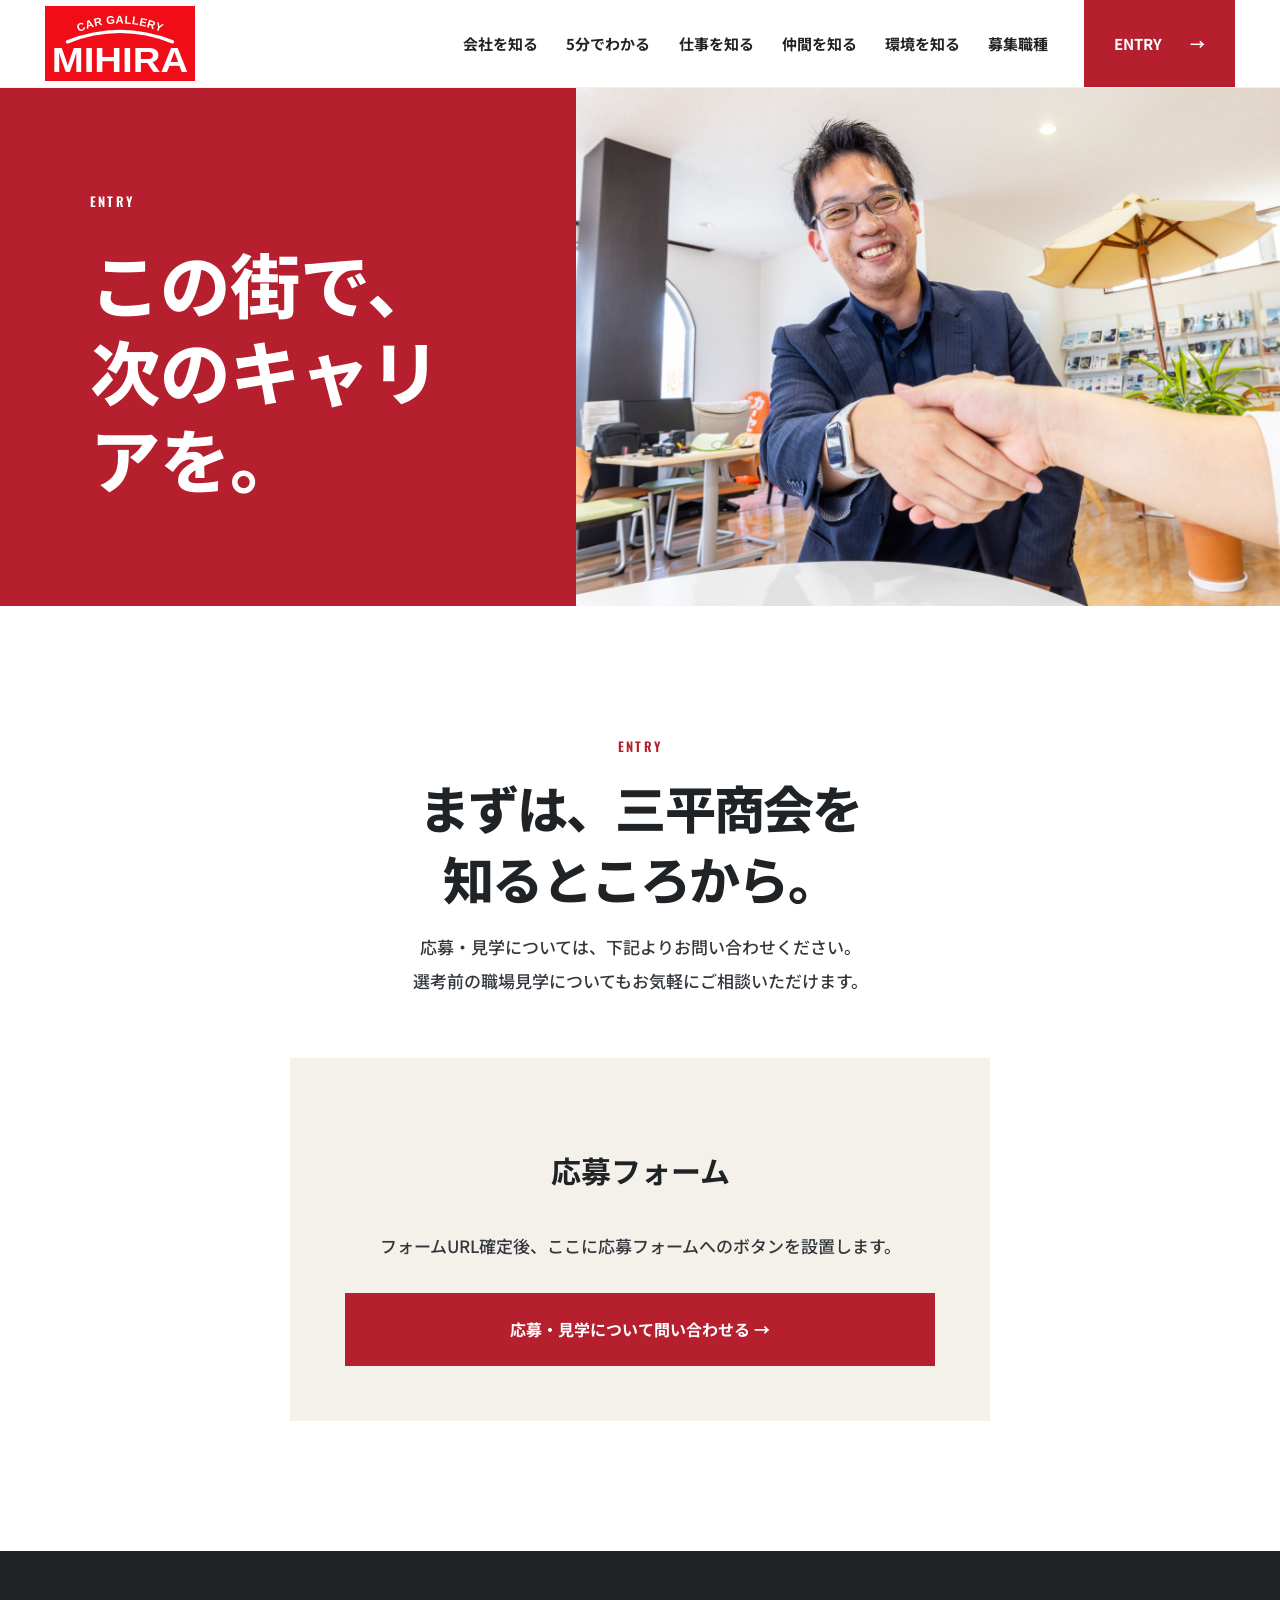
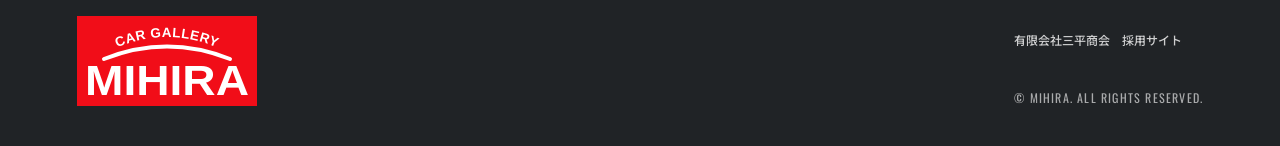
<file: entry/index.html>
<!doctype html><html lang="ja"><head><meta charset="utf-8"><meta name="viewport" content="width=device-width,initial-scale=1"><title>エントリー｜有限会社三平商会 採用サイト</title><link rel="stylesheet" href="../assets/css/style.css"></head><body><header class="header"><a class="logo" href="../"><span class="logo-mark">M</span><span>三平商会<small>RECRUITING SITE</small></span></a><button class="menu" aria-label="メニューを開く" aria-expanded="false"><span></span><span></span><span></span></button><nav class="nav"><a href="../company/">会社を知る</a><a href="../about/">5分でわかる</a><a href="../work/">仕事を知る</a><a href="../people/">仲間を知る</a><a href="../factory-tour/">環境を知る</a><a href="../jobs/">募集職種</a><a class="entry" href="../entry/">ENTRY <b>→</b></a></nav></header><main class="subpage"><section class="subhero"><div><p>ENTRY</p><h1>この街で、<br>次のキャリアを。</h1></div><div class="placeholder site-photo"><img src="../image/0V8A1836.jpg" alt="三平商会のスタッフとお客様の握手"></div></section><section class="section entry-page"><div class="section-head center"><p>ENTRY</p><h2>まずは、三平商会を<br>知るところから。</h2></div><p class="leadtext centertext">応募・見学については、下記よりお問い合わせください。<br>選考前の職場見学についてもお気軽にご相談いただけます。</p><div class="entry-box"><h3>応募フォーム</h3><p>フォームURL確定後、ここに応募フォームへのボタンを設置します。</p><a href="#">応募・見学について問い合わせる →</a></div></section></main><footer><div class="logo footer-logo"><span class="logo-mark">M</span><span>三平商会<small>RECRUITING SITE</small></span></div><p>有限会社三平商会　採用サイト</p><small>© MIHIRA. ALL RIGHTS RESERVED.</small></footer><script src="../assets/js/main.js"></script></body></html>
</file>
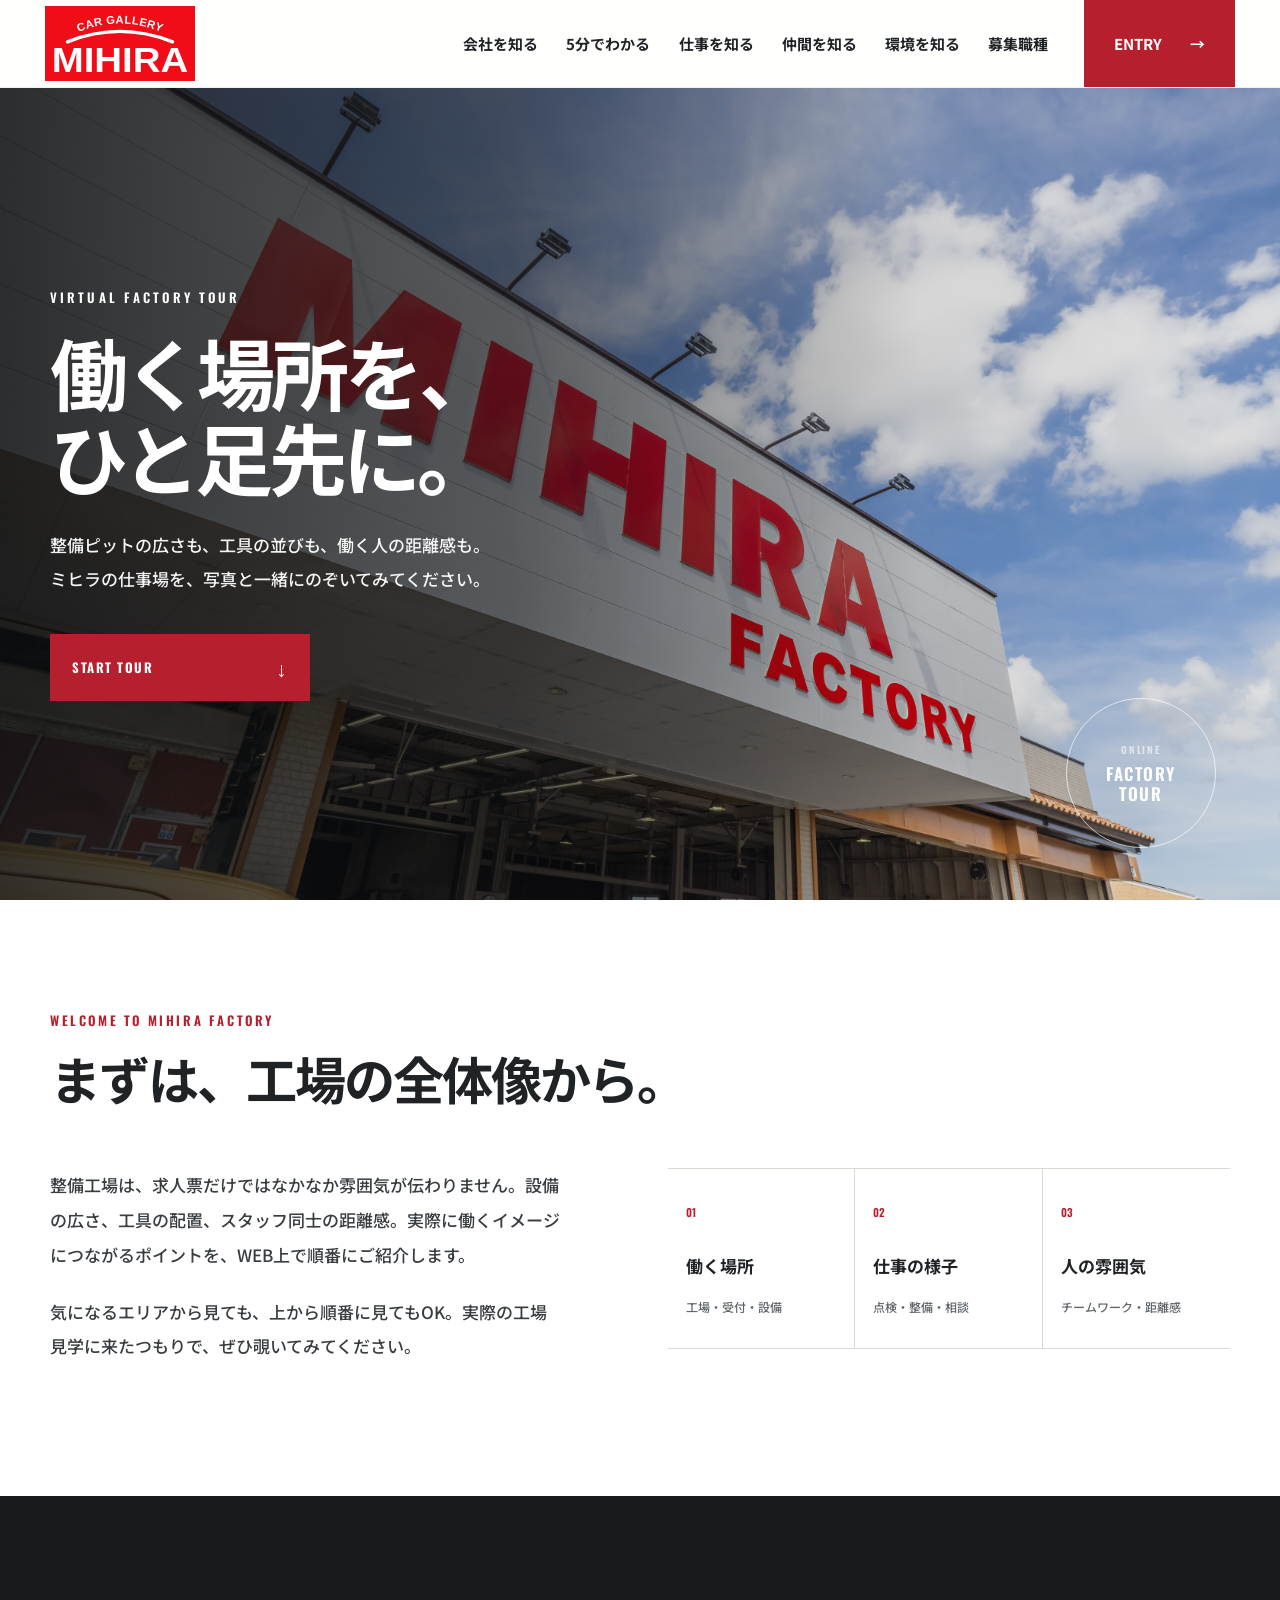
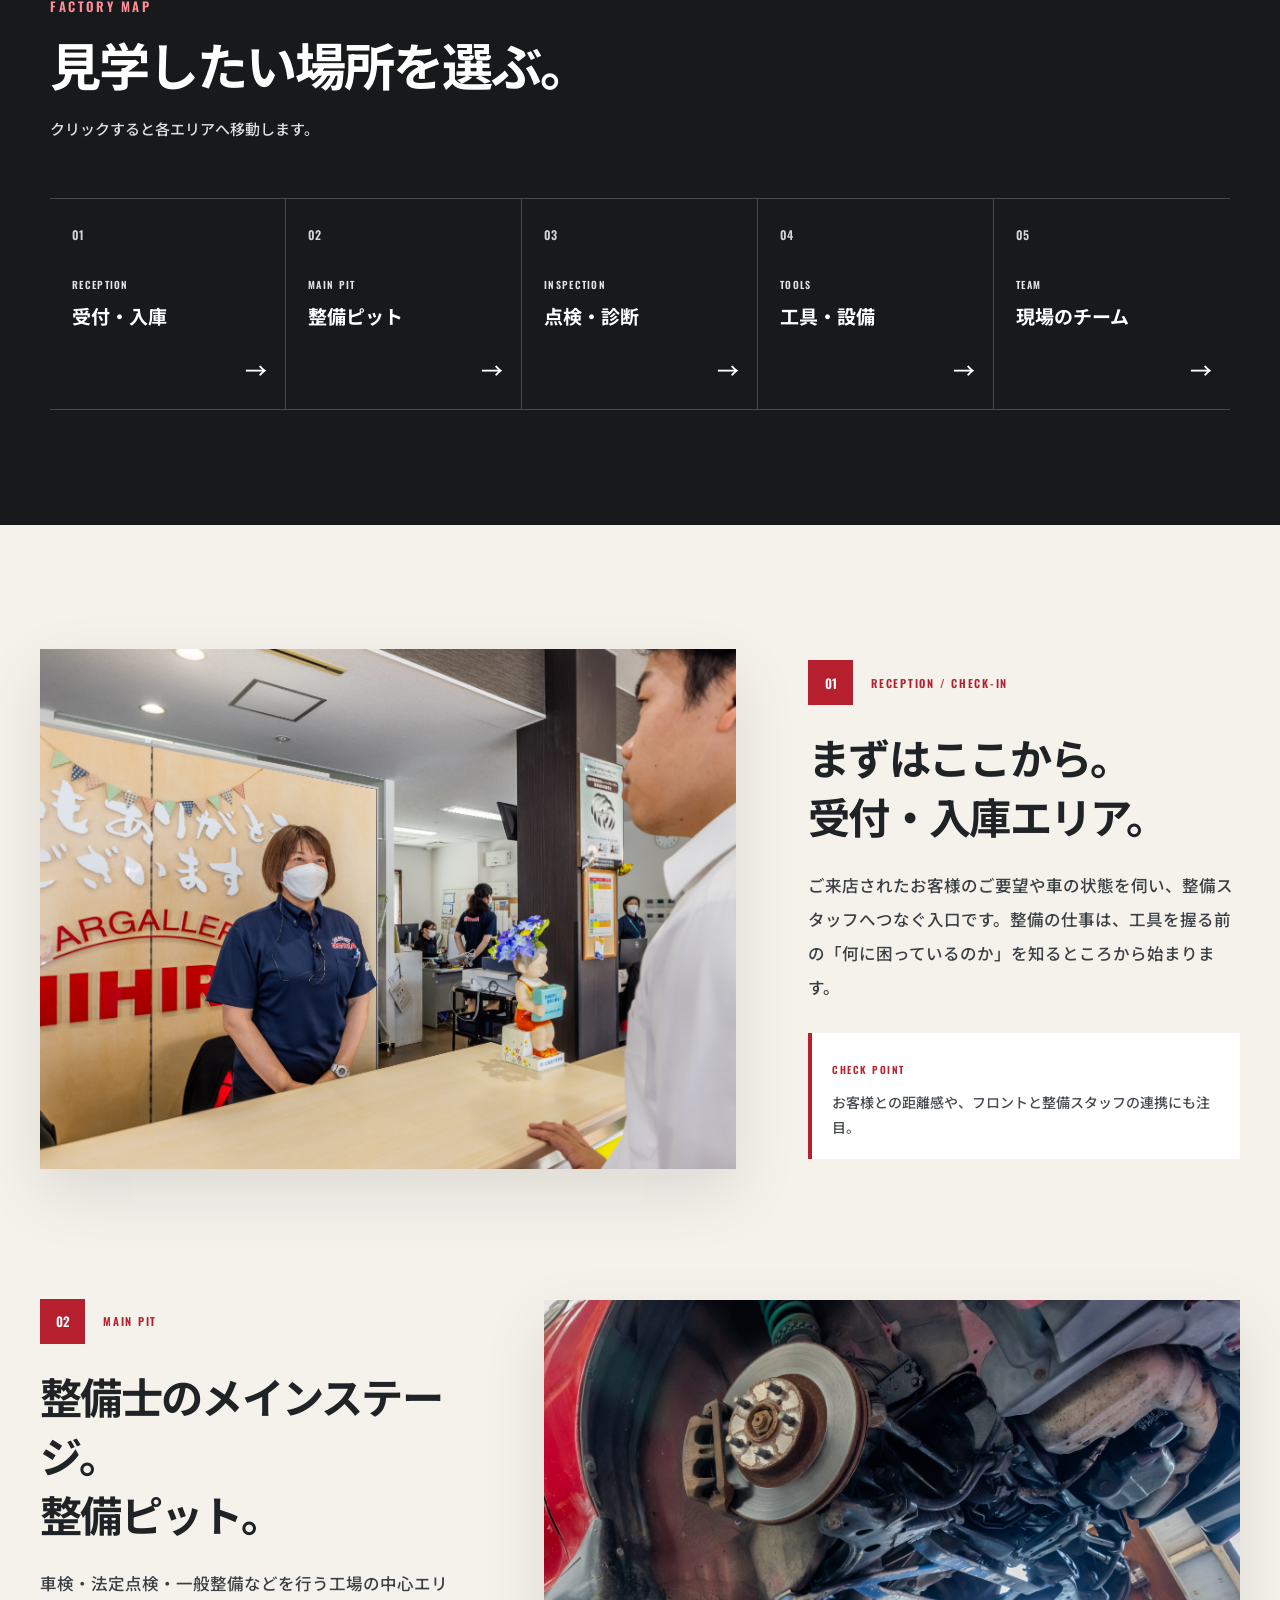
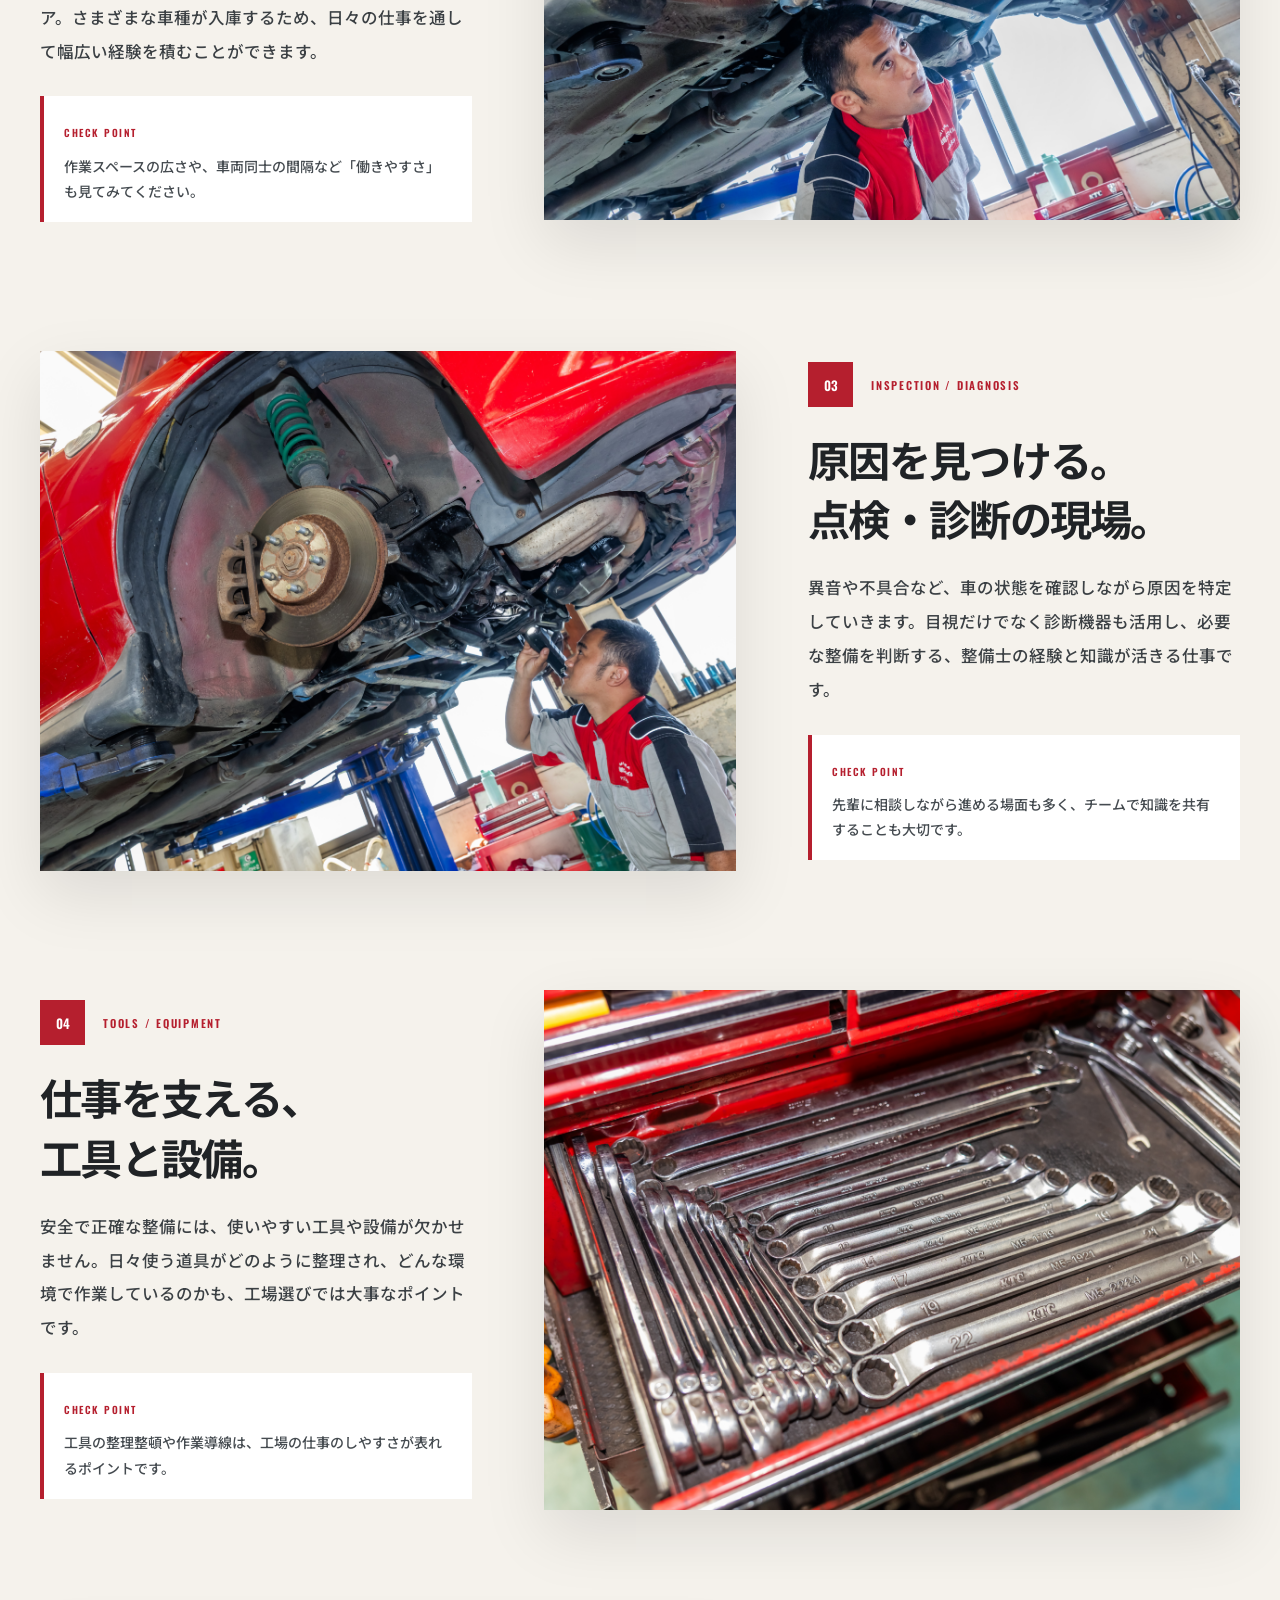
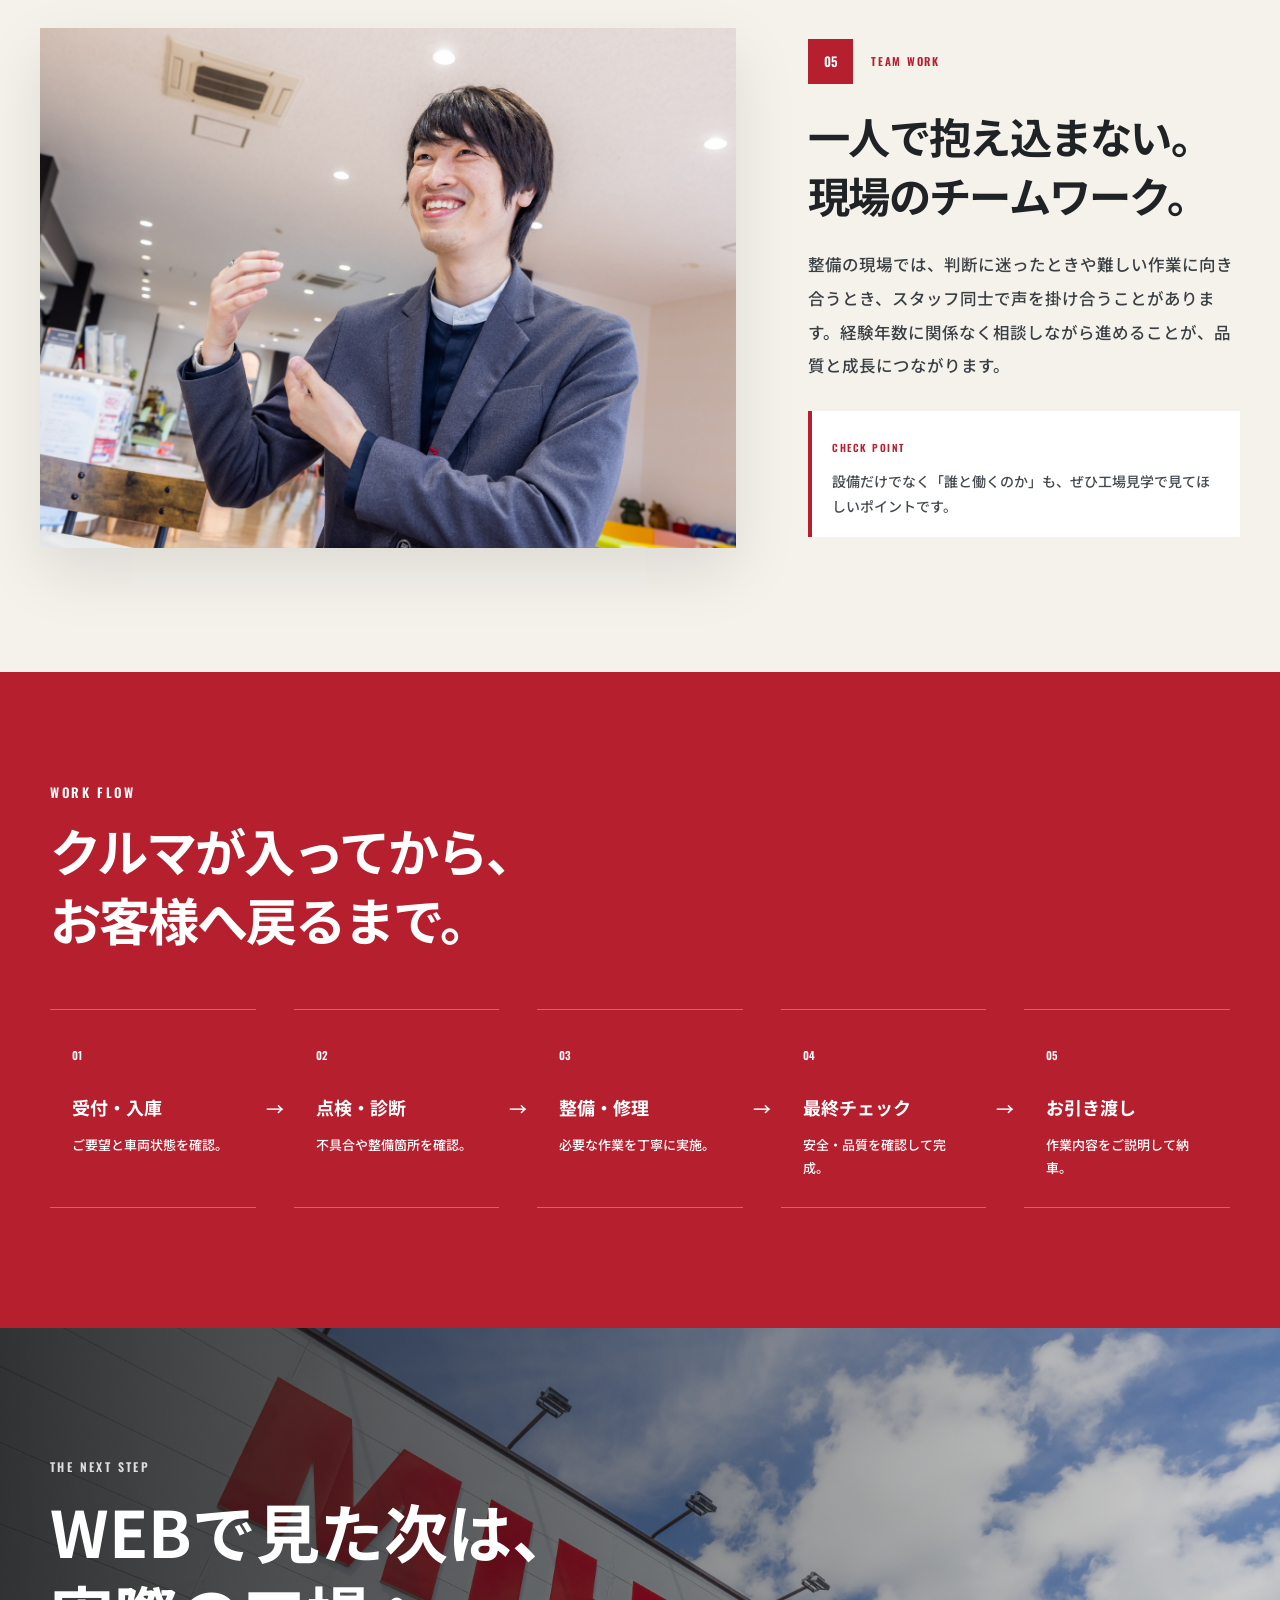
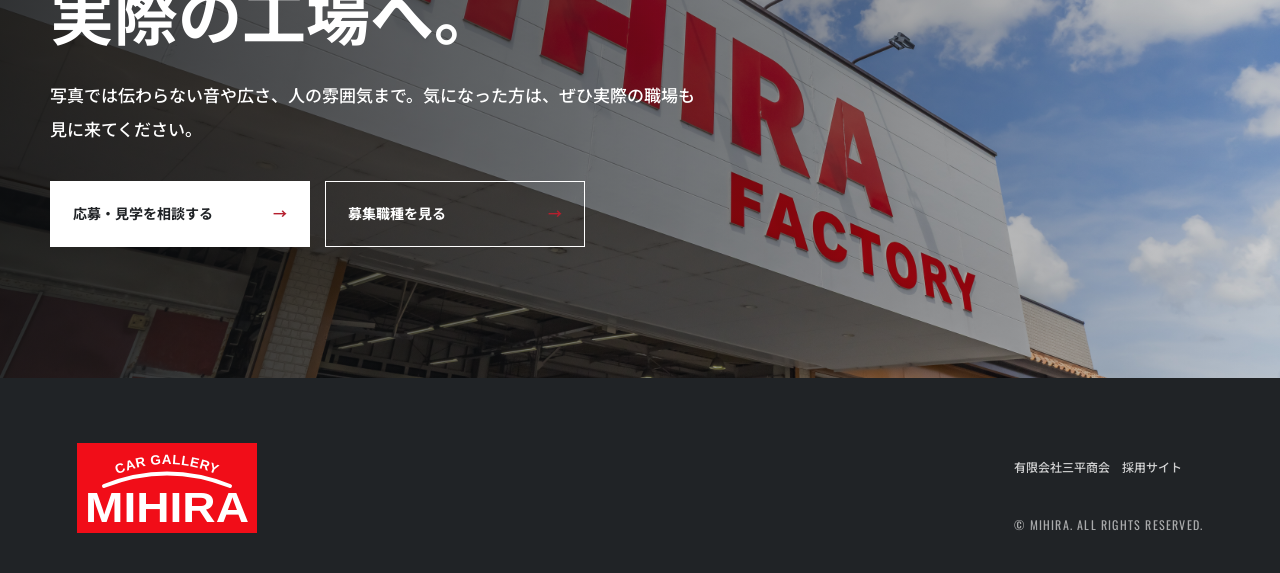
<file: factory-tour/index.html>
<!doctype html>
<html lang="ja">
<head>
<meta charset="utf-8">
<meta name="viewport" content="width=device-width,initial-scale=1">
<title>バーチャル整備工場ツアー｜有限会社三平商会 採用サイト</title>
<meta name="description" content="カーギャラリーミヒラの整備工場をWEB上で見学。受付、整備ピット、工具・設備、作業風景まで写真でご紹介します。">
<link rel="stylesheet" href="../assets/css/style.css">
</head>
<body>
<header class="header">
  <a class="logo" href="../"><span class="logo-mark">M</span><span>三平商会<small>RECRUITING SITE</small></span></a>
  <button class="menu" aria-label="メニューを開く" aria-expanded="false"><span></span><span></span><span></span></button>
  <nav class="nav">
    <a href="../company/">会社を知る</a><a href="../about/">5分でわかる</a>
    <a href="../work/">仕事を知る</a>
    <a href="../people/">仲間を知る</a>
    <a href="../factory-tour/">環境を知る</a>
    <a href="../jobs/">募集職種</a>
    <a class="entry" href="../entry/">ENTRY <b>→</b></a>
  </nav>
</header>

<main class="factory-tour-page">

<section class="vf-hero">
  <div class="vf-hero-bg site-photo">
    <img src="../image/0V8A1773.jpg" alt="MIHIRA FACTORYの外観">
  </div>
  <div class="vf-hero-overlay"></div>
  <div class="vf-hero-content">
    <p class="vf-kicker">VIRTUAL FACTORY TOUR</p>
    <h1>働く場所を、<br>ひと足先に。</h1>
    <p class="vf-hero-lead">
      整備ピットの広さも、工具の並びも、働く人の距離感も。<br>
      ミヒラの仕事場を、写真と一緒にのぞいてみてください。
    </p>
    <a class="vf-start" href="#virtual-tour"><span>START TOUR</span><b>↓</b></a>
  </div>
  <div class="vf-hero-badge"><span>ONLINE</span><strong>FACTORY<br>TOUR</strong></div>
</section>

<section class="vf-intro">
  <div class="vf-inner">
    <div class="vf-intro-head">
      <p>WELCOME TO MIHIRA FACTORY</p>
      <h2>まずは、工場の全体像から。</h2>
    </div>
    <div class="vf-intro-grid">
      <div class="vf-intro-copy">
        <p>整備工場は、求人票だけではなかなか雰囲気が伝わりません。設備の広さ、工具の配置、スタッフ同士の距離感。実際に働くイメージにつながるポイントを、WEB上で順番にご紹介します。</p>
        <p>気になるエリアから見ても、上から順番に見てもOK。実際の工場見学に来たつもりで、ぜひ覗いてみてください。</p>
      </div>
      <div class="vf-intro-points">
        <div><span>01</span><strong>働く場所</strong><small>工場・受付・設備</small></div>
        <div><span>02</span><strong>仕事の様子</strong><small>点検・整備・相談</small></div>
        <div><span>03</span><strong>人の雰囲気</strong><small>チームワーク・距離感</small></div>
      </div>
    </div>
  </div>
</section>

<section class="vf-map" id="virtual-tour">
  <div class="vf-inner">
    <div class="vf-section-head">
      <p>FACTORY MAP</p>
      <h2>見学したい場所を選ぶ。</h2>
      <span>クリックすると各エリアへ移動します。</span>
    </div>
    <div class="vf-map-grid">
      <a href="#area01"><b>01</b><span>RECEPTION</span><strong>受付・入庫</strong><i>→</i></a>
      <a href="#area02"><b>02</b><span>MAIN PIT</span><strong>整備ピット</strong><i>→</i></a>
      <a href="#area03"><b>03</b><span>INSPECTION</span><strong>点検・診断</strong><i>→</i></a>
      <a href="#area04"><b>04</b><span>TOOLS</span><strong>工具・設備</strong><i>→</i></a>
      <a href="#area05"><b>05</b><span>TEAM</span><strong>現場のチーム</strong><i>→</i></a>
    </div>
  </div>
</section>

<section class="vf-route">

  <article class="vf-area" id="area01">
    <div class="vf-area-photo site-photo"><img src="../image/0V8A1780.jpg" alt="お客様を迎える受付の様子"></div>
    <div class="vf-area-content">
      <div class="vf-area-no"><b>01</b><span>RECEPTION / CHECK-IN</span></div>
      <h2>まずはここから。<br>受付・入庫エリア。</h2>
      <p>ご来店されたお客様のご要望や車の状態を伺い、整備スタッフへつなぐ入口です。整備の仕事は、工具を握る前の「何に困っているのか」を知るところから始まります。</p>
      <div class="vf-check"><span>CHECK POINT</span><p>お客様との距離感や、フロントと整備スタッフの連携にも注目。</p></div>
    </div>
  </article>

  <article class="vf-area reverse" id="area02">
    <div class="vf-area-photo site-photo"><img src="../image/0V8A1693.jpg" alt="整備ピットで作業するスタッフ"></div>
    <div class="vf-area-content">
      <div class="vf-area-no"><b>02</b><span>MAIN PIT</span></div>
      <h2>整備士のメインステージ。<br>整備ピット。</h2>
      <p>車検・法定点検・一般整備などを行う工場の中心エリア。さまざまな車種が入庫するため、日々の仕事を通して幅広い経験を積むことができます。</p>
      <div class="vf-check"><span>CHECK POINT</span><p>作業スペースの広さや、車両同士の間隔など「働きやすさ」も見てみてください。</p></div>
    </div>
  </article>

  <article class="vf-area" id="area03">
    <div class="vf-area-photo site-photo"><img src="../image/0V8A1689.jpg" alt="車両を点検する整備スタッフ"></div>
    <div class="vf-area-content">
      <div class="vf-area-no"><b>03</b><span>INSPECTION / DIAGNOSIS</span></div>
      <h2>原因を見つける。<br>点検・診断の現場。</h2>
      <p>異音や不具合など、車の状態を確認しながら原因を特定していきます。目視だけでなく診断機器も活用し、必要な整備を判断する、整備士の経験と知識が活きる仕事です。</p>
      <div class="vf-check"><span>CHECK POINT</span><p>先輩に相談しながら進める場面も多く、チームで知識を共有することも大切です。</p></div>
    </div>
  </article>

  <article class="vf-area reverse" id="area04">
    <div class="vf-area-photo site-photo"><img src="../image/0V8A1707.jpg" alt="整備工場で使用する工具"></div>
    <div class="vf-area-content">
      <div class="vf-area-no"><b>04</b><span>TOOLS / EQUIPMENT</span></div>
      <h2>仕事を支える、<br>工具と設備。</h2>
      <p>安全で正確な整備には、使いやすい工具や設備が欠かせません。日々使う道具がどのように整理され、どんな環境で作業しているのかも、工場選びでは大事なポイントです。</p>
      <div class="vf-check"><span>CHECK POINT</span><p>工具の整理整頓や作業導線は、工場の仕事のしやすさが表れるポイントです。</p></div>
    </div>
  </article>

  <article class="vf-area" id="area05">
    <div class="vf-area-photo site-photo"><img src="../image/0V8A1615.jpg" alt="整備工場で働くスタッフ"></div>
    <div class="vf-area-content">
      <div class="vf-area-no"><b>05</b><span>TEAM WORK</span></div>
      <h2>一人で抱え込まない。<br>現場のチームワーク。</h2>
      <p>整備の現場では、判断に迷ったときや難しい作業に向き合うとき、スタッフ同士で声を掛け合うことがあります。経験年数に関係なく相談しながら進めることが、品質と成長につながります。</p>
      <div class="vf-check"><span>CHECK POINT</span><p>設備だけでなく「誰と働くのか」も、ぜひ工場見学で見てほしいポイントです。</p></div>
    </div>
  </article>

</section>

<section class="vf-workflow">
  <div class="vf-inner">
    <div class="vf-section-head light">
      <p>WORK FLOW</p>
      <h2>クルマが入ってから、<br>お客様へ戻るまで。</h2>
    </div>
    <div class="vf-flow-grid">
      <div><b>01</b><strong>受付・入庫</strong><p>ご要望と車両状態を確認。</p></div>
      <i>→</i>
      <div><b>02</b><strong>点検・診断</strong><p>不具合や整備箇所を確認。</p></div>
      <i>→</i>
      <div><b>03</b><strong>整備・修理</strong><p>必要な作業を丁寧に実施。</p></div>
      <i>→</i>
      <div><b>04</b><strong>最終チェック</strong><p>安全・品質を確認して完成。</p></div>
      <i>→</i>
      <div><b>05</b><strong>お引き渡し</strong><p>作業内容をご説明して納車。</p></div>
    </div>
  </div>
</section>

<section class="vf-real-visit">
  <div class="vf-real-bg site-photo"><img src="../image/0V8A1773.jpg" alt="MIHIRA FACTORY"></div>
  <div class="vf-real-overlay"></div>
  <div class="vf-real-content">
    <p>THE NEXT STEP</p>
    <h2>WEBで見た次は、<br>実際の工場へ。</h2>
    <span>写真では伝わらない音や広さ、人の雰囲気まで。気になった方は、ぜひ実際の職場も見に来てください。</span>
    <div class="vf-real-buttons">
      <a href="../entry/">応募・見学を相談する <b>→</b></a>
      <a href="../jobs/">募集職種を見る <b>→</b></a>
    </div>
  </div>
</section>

</main>

<footer>
  <div class="logo footer-logo"><span class="logo-mark">M</span><span>三平商会<small>RECRUITING SITE</small></span></div>
  <p>有限会社三平商会　採用サイト</p>
  <small>© MIHIRA. ALL RIGHTS RESERVED.</small>
</footer>
<script src="../assets/js/main.js"></script>
</body>
</html>
</file>
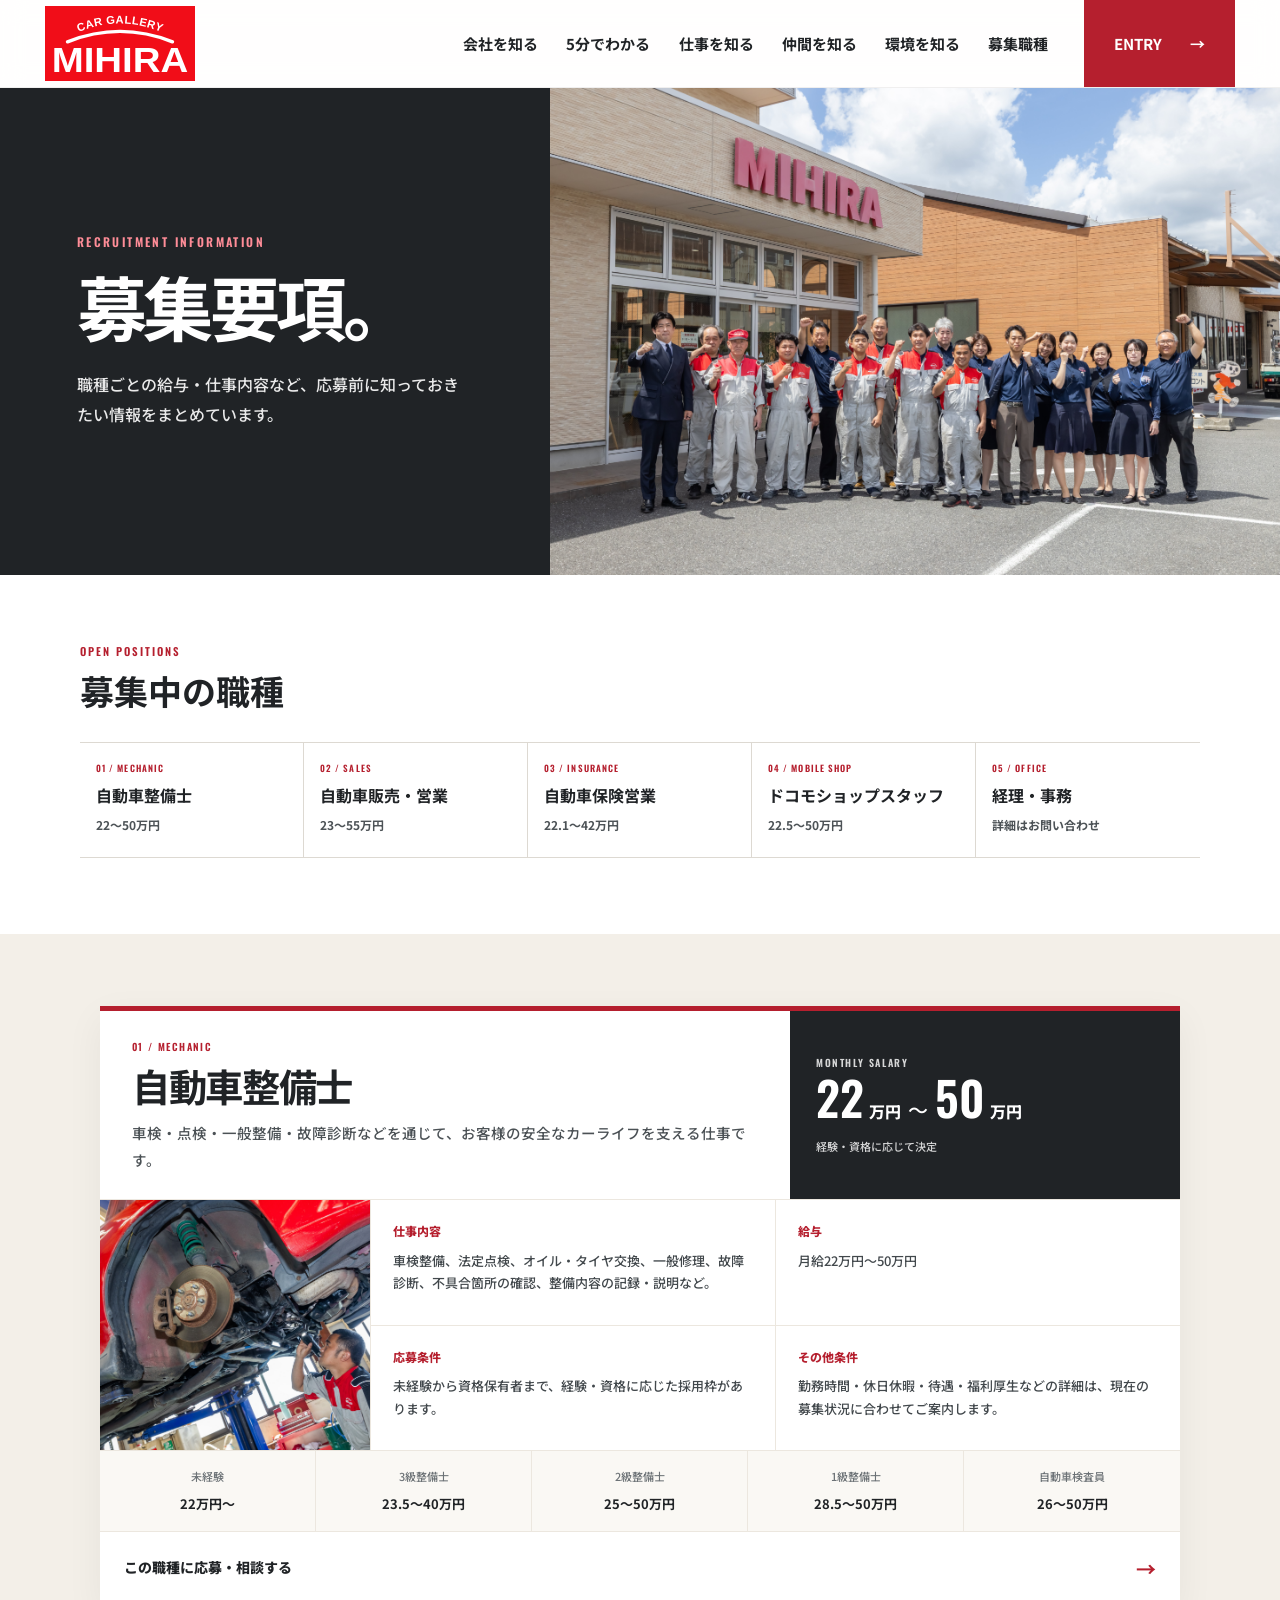
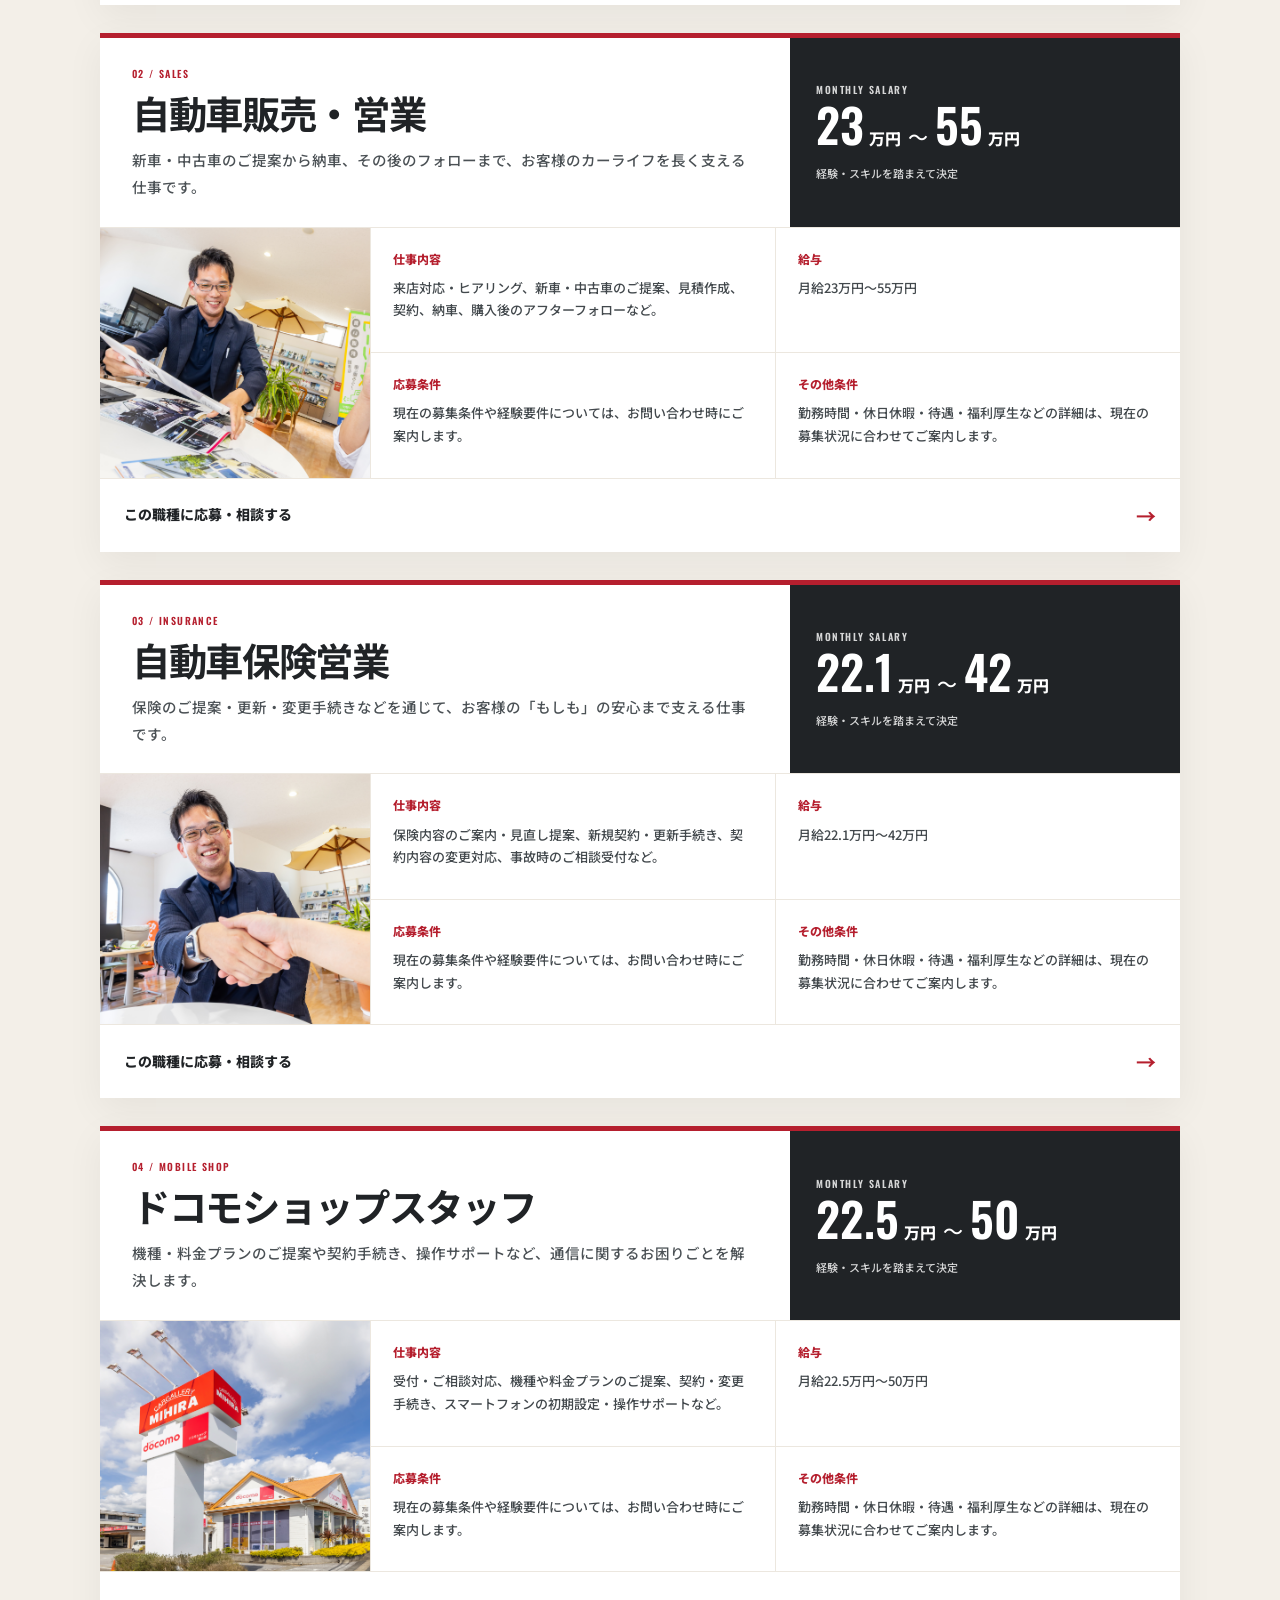
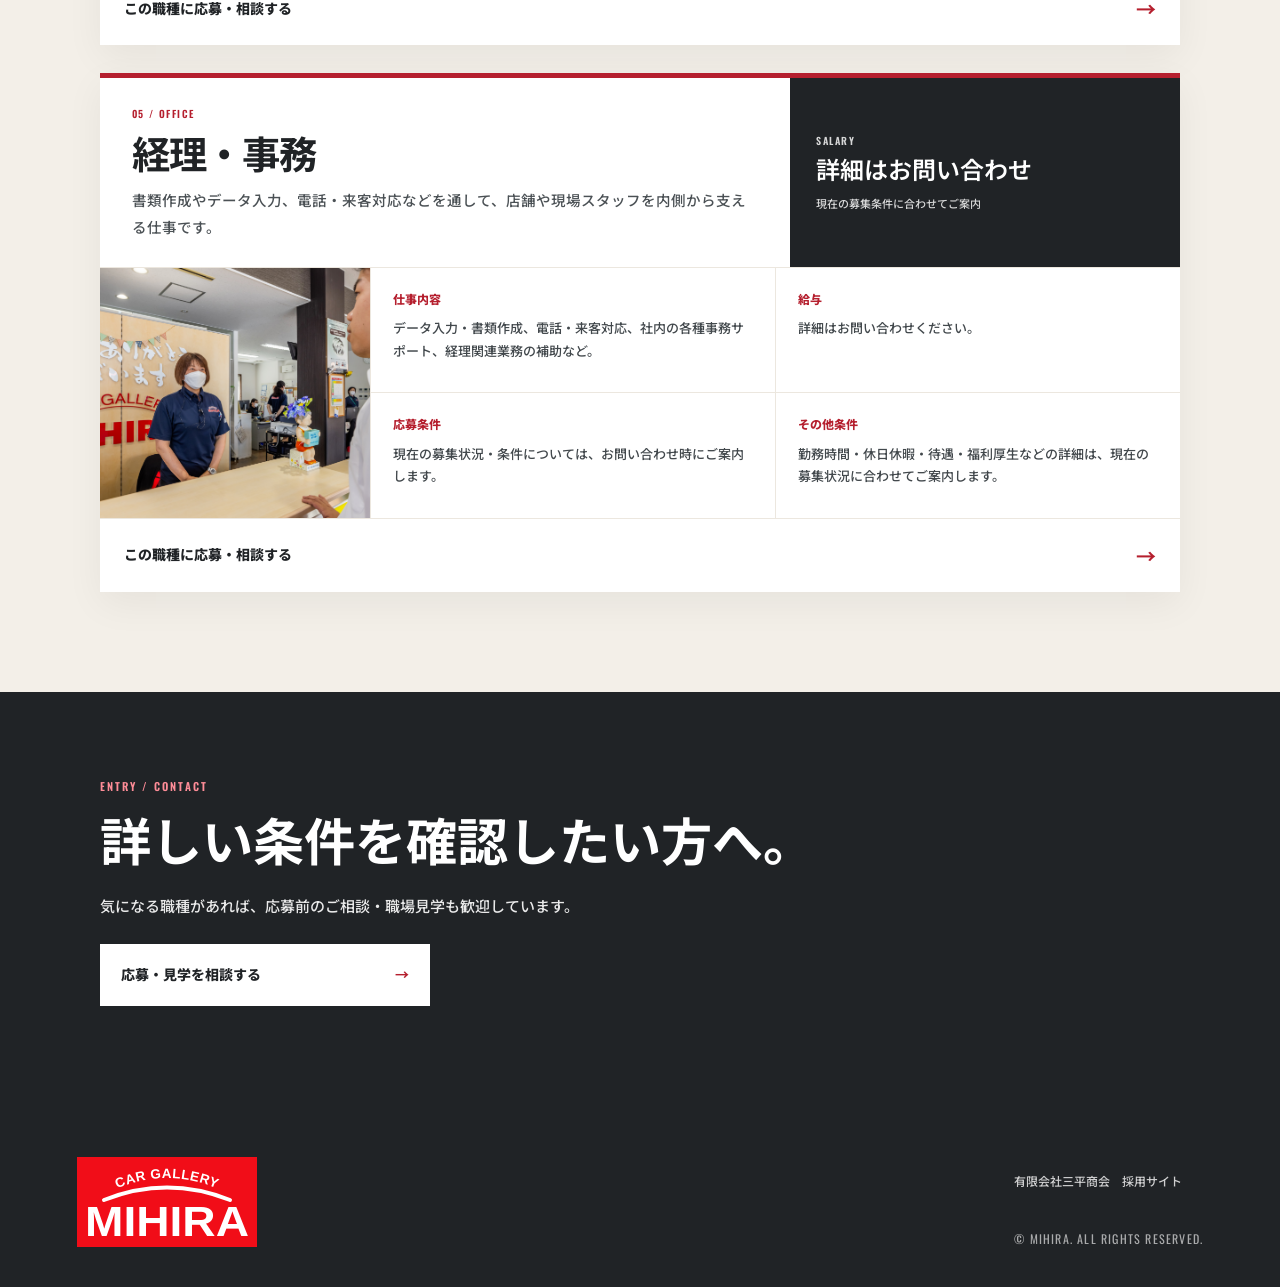
<file: jobs/index.html>
<!doctype html>
<html lang="ja">
<head>
<meta charset="utf-8">
<meta name="viewport" content="width=device-width,initial-scale=1">
<title>募集要項｜有限会社三平商会 採用サイト</title>
<meta name="description" content="カーギャラリーミヒラの募集要項。職種ごとの給与・仕事内容・応募条件などをご案内します。">
<link rel="stylesheet" href="../assets/css/style.css">
</head>
<body>

<header class="header">
  <a class="logo" href="../"><span class="logo-mark">M</span><span>三平商会<small>RECRUITING SITE</small></span></a>
  <button class="menu" aria-label="メニューを開く" aria-expanded="false"><span></span><span></span><span></span></button>
  <nav class="nav">
    <a href="../company/">会社を知る</a><a href="../about/">5分でわかる</a>
    <a href="../work/">仕事を知る</a>
    <a href="../people/">仲間を知る</a>
    <a href="../factory-tour/">環境を知る</a>
    <a href="../jobs/">募集職種</a>
    <a class="entry" href="../entry/">ENTRY <b>→</b></a>
  </nav>
</header>

<main class="subpage recruit-v3">

<section class="recruit-v3-hero">
  <div class="recruit-v3-hero-copy">
    <p>RECRUITMENT INFORMATION</p>
    <h1>募集要項。</h1>
    <span>職種ごとの給与・仕事内容など、応募前に知っておきたい情報をまとめています。</span>
  </div>
  <div class="recruit-v3-hero-photo site-photo">
    <img src="../image/0V8A1605.jpg" alt="カーギャラリーミヒラで働くスタッフ">
  </div>
</section>

<section class="recruit-v3-nav">
  <div class="recruit-v3-container">
    <div class="recruit-v3-nav-head">
      <p>OPEN POSITIONS</p>
      <h2>募集中の職種</h2>
    </div>
    <div class="recruit-v3-nav-grid">
      <a href="#mechanic"><span>01 / MECHANIC</span><strong>自動車整備士</strong><em>22〜50万円</em></a>
      <a href="#sales"><span>02 / SALES</span><strong>自動車販売・営業</strong><em>23〜55万円</em></a>
      <a href="#insurance"><span>03 / INSURANCE</span><strong>自動車保険営業</strong><em>22.1〜42万円</em></a>
      <a href="#mobile"><span>04 / MOBILE SHOP</span><strong>ドコモショップスタッフ</strong><em>22.5〜50万円</em></a>
      <a href="#office"><span>05 / OFFICE</span><strong>経理・事務</strong><em>詳細はお問い合わせ</em></a>
    </div>
  </div>
</section>

<section class="recruit-v3-list">

  <article class="recruit-v3-sheet" id="mechanic">
    <div class="recruit-v3-sheet-head">
      <div class="recruit-v3-title">
        <span>01 / MECHANIC</span>
        <h2>自動車整備士</h2>
        <p>車検・点検・一般整備・故障診断などを通じて、お客様の安全なカーライフを支える仕事です。</p>
      </div>
      <div class="recruit-v3-pay">
        <small>MONTHLY SALARY</small>
        <div><b>22</b><i>万円</i><span>〜</span><b>50</b><i>万円</i></div>
        <p>経験・資格に応じて決定</p>
      </div>
    </div>

    <div class="recruit-v3-body">
      <div class="recruit-v3-photo site-photo"><img src="../image/0V8A1689.jpg" alt="自動車整備士の仕事風景"></div>
      <div class="recruit-v3-spec">
        <dl><dt>仕事内容</dt><dd>車検整備、法定点検、オイル・タイヤ交換、一般修理、故障診断、不具合箇所の確認、整備内容の記録・説明など。</dd></dl>
        <dl><dt>給与</dt><dd>月給22万円〜50万円</dd></dl>
        <dl><dt>応募条件</dt><dd>未経験から資格保有者まで、経験・資格に応じた採用枠があります。</dd></dl>
        <dl><dt>その他条件</dt><dd>勤務時間・休日休暇・待遇・福利厚生などの詳細は、現在の募集状況に合わせてご案内します。</dd></dl>
      </div>
    </div>

    <div class="recruit-v3-license">
      <div><span>未経験</span><strong>22万円〜</strong></div>
      <div><span>3級整備士</span><strong>23.5〜40万円</strong></div>
      <div><span>2級整備士</span><strong>25〜50万円</strong></div>
      <div><span>1級整備士</span><strong>28.5〜50万円</strong></div>
      <div><span>自動車検査員</span><strong>26〜50万円</strong></div>
    </div>

    <a class="recruit-v3-entry" href="../entry/"><span>この職種に応募・相談する</span><b>→</b></a>
  </article>

  <article class="recruit-v3-sheet" id="sales">
    <div class="recruit-v3-sheet-head">
      <div class="recruit-v3-title">
        <span>02 / SALES</span>
        <h2>自動車販売・営業</h2>
        <p>新車・中古車のご提案から納車、その後のフォローまで、お客様のカーライフを長く支える仕事です。</p>
      </div>
      <div class="recruit-v3-pay">
        <small>MONTHLY SALARY</small>
        <div><b>23</b><i>万円</i><span>〜</span><b>55</b><i>万円</i></div>
        <p>経験・スキルを踏まえて決定</p>
      </div>
    </div>
    <div class="recruit-v3-body">
      <div class="recruit-v3-photo site-photo"><img src="../image/0V8A1823.jpg" alt="自動車販売・営業の仕事風景"></div>
      <div class="recruit-v3-spec">
        <dl><dt>仕事内容</dt><dd>来店対応・ヒアリング、新車・中古車のご提案、見積作成、契約、納車、購入後のアフターフォローなど。</dd></dl>
        <dl><dt>給与</dt><dd>月給23万円〜55万円</dd></dl>
        <dl><dt>応募条件</dt><dd>現在の募集条件や経験要件については、お問い合わせ時にご案内します。</dd></dl>
        <dl><dt>その他条件</dt><dd>勤務時間・休日休暇・待遇・福利厚生などの詳細は、現在の募集状況に合わせてご案内します。</dd></dl>
      </div>
    </div>
    <a class="recruit-v3-entry" href="../entry/"><span>この職種に応募・相談する</span><b>→</b></a>
  </article>

  <article class="recruit-v3-sheet" id="insurance">
    <div class="recruit-v3-sheet-head">
      <div class="recruit-v3-title">
        <span>03 / INSURANCE</span>
        <h2>自動車保険営業</h2>
        <p>保険のご提案・更新・変更手続きなどを通じて、お客様の「もしも」の安心まで支える仕事です。</p>
      </div>
      <div class="recruit-v3-pay">
        <small>MONTHLY SALARY</small>
        <div><b>22.1</b><i>万円</i><span>〜</span><b>42</b><i>万円</i></div>
        <p>経験・スキルを踏まえて決定</p>
      </div>
    </div>
    <div class="recruit-v3-body">
      <div class="recruit-v3-photo site-photo"><img src="../image/0V8A1836.jpg" alt="自動車保険営業の仕事イメージ"></div>
      <div class="recruit-v3-spec">
        <dl><dt>仕事内容</dt><dd>保険内容のご案内・見直し提案、新規契約・更新手続き、契約内容の変更対応、事故時のご相談受付など。</dd></dl>
        <dl><dt>給与</dt><dd>月給22.1万円〜42万円</dd></dl>
        <dl><dt>応募条件</dt><dd>現在の募集条件や経験要件については、お問い合わせ時にご案内します。</dd></dl>
        <dl><dt>その他条件</dt><dd>勤務時間・休日休暇・待遇・福利厚生などの詳細は、現在の募集状況に合わせてご案内します。</dd></dl>
      </div>
    </div>
    <a class="recruit-v3-entry" href="../entry/"><span>この職種に応募・相談する</span><b>→</b></a>
  </article>

  <article class="recruit-v3-sheet" id="mobile">
    <div class="recruit-v3-sheet-head">
      <div class="recruit-v3-title">
        <span>04 / MOBILE SHOP</span>
        <h2>ドコモショップスタッフ</h2>
        <p>機種・料金プランのご提案や契約手続き、操作サポートなど、通信に関するお困りごとを解決します。</p>
      </div>
      <div class="recruit-v3-pay">
        <small>MONTHLY SALARY</small>
        <div><b>22.5</b><i>万円</i><span>〜</span><b>50</b><i>万円</i></div>
        <p>経験・スキルを踏まえて決定</p>
      </div>
    </div>
    <div class="recruit-v3-body">
      <div class="recruit-v3-photo site-photo"><img src="../image/0V8A1887.jpg" alt="ドコモショップスタッフの仕事イメージ"></div>
      <div class="recruit-v3-spec">
        <dl><dt>仕事内容</dt><dd>受付・ご相談対応、機種や料金プランのご提案、契約・変更手続き、スマートフォンの初期設定・操作サポートなど。</dd></dl>
        <dl><dt>給与</dt><dd>月給22.5万円〜50万円</dd></dl>
        <dl><dt>応募条件</dt><dd>現在の募集条件や経験要件については、お問い合わせ時にご案内します。</dd></dl>
        <dl><dt>その他条件</dt><dd>勤務時間・休日休暇・待遇・福利厚生などの詳細は、現在の募集状況に合わせてご案内します。</dd></dl>
      </div>
    </div>
    <a class="recruit-v3-entry" href="../entry/"><span>この職種に応募・相談する</span><b>→</b></a>
  </article>

  <article class="recruit-v3-sheet" id="office">
    <div class="recruit-v3-sheet-head">
      <div class="recruit-v3-title">
        <span>05 / OFFICE</span>
        <h2>経理・事務</h2>
        <p>書類作成やデータ入力、電話・来客対応などを通して、店舗や現場スタッフを内側から支える仕事です。</p>
      </div>
      <div class="recruit-v3-pay recruit-v3-pay-text">
        <small>SALARY</small>
        <div><b>詳細はお問い合わせ</b></div>
        <p>現在の募集条件に合わせてご案内</p>
      </div>
    </div>
    <div class="recruit-v3-body">
      <div class="recruit-v3-photo site-photo"><img src="../image/0V8A1780.jpg" alt="店舗内で働くスタッフ"></div>
      <div class="recruit-v3-spec">
        <dl><dt>仕事内容</dt><dd>データ入力・書類作成、電話・来客対応、社内の各種事務サポート、経理関連業務の補助など。</dd></dl>
        <dl><dt>給与</dt><dd>詳細はお問い合わせください。</dd></dl>
        <dl><dt>応募条件</dt><dd>現在の募集状況・条件については、お問い合わせ時にご案内します。</dd></dl>
        <dl><dt>その他条件</dt><dd>勤務時間・休日休暇・待遇・福利厚生などの詳細は、現在の募集状況に合わせてご案内します。</dd></dl>
      </div>
    </div>
    <a class="recruit-v3-entry" href="../entry/"><span>この職種に応募・相談する</span><b>→</b></a>
  </article>

</section>

<section class="recruit-v3-final">
  <div>
    <p>ENTRY / CONTACT</p>
    <h2>詳しい条件を確認したい方へ。</h2>
    <span>気になる職種があれば、応募前のご相談・職場見学も歓迎しています。</span>
    <a href="../entry/">応募・見学を相談する <b>→</b></a>
  </div>
</section>

</main>

<footer>
  <div class="logo footer-logo"><span class="logo-mark">M</span><span>三平商会<small>RECRUITING SITE</small></span></div>
  <p>有限会社三平商会　採用サイト</p>
  <small>© MIHIRA. ALL RIGHTS RESERVED.</small>
</footer>
<script src="../assets/js/main.js"></script>
</body>
</html>
</file>
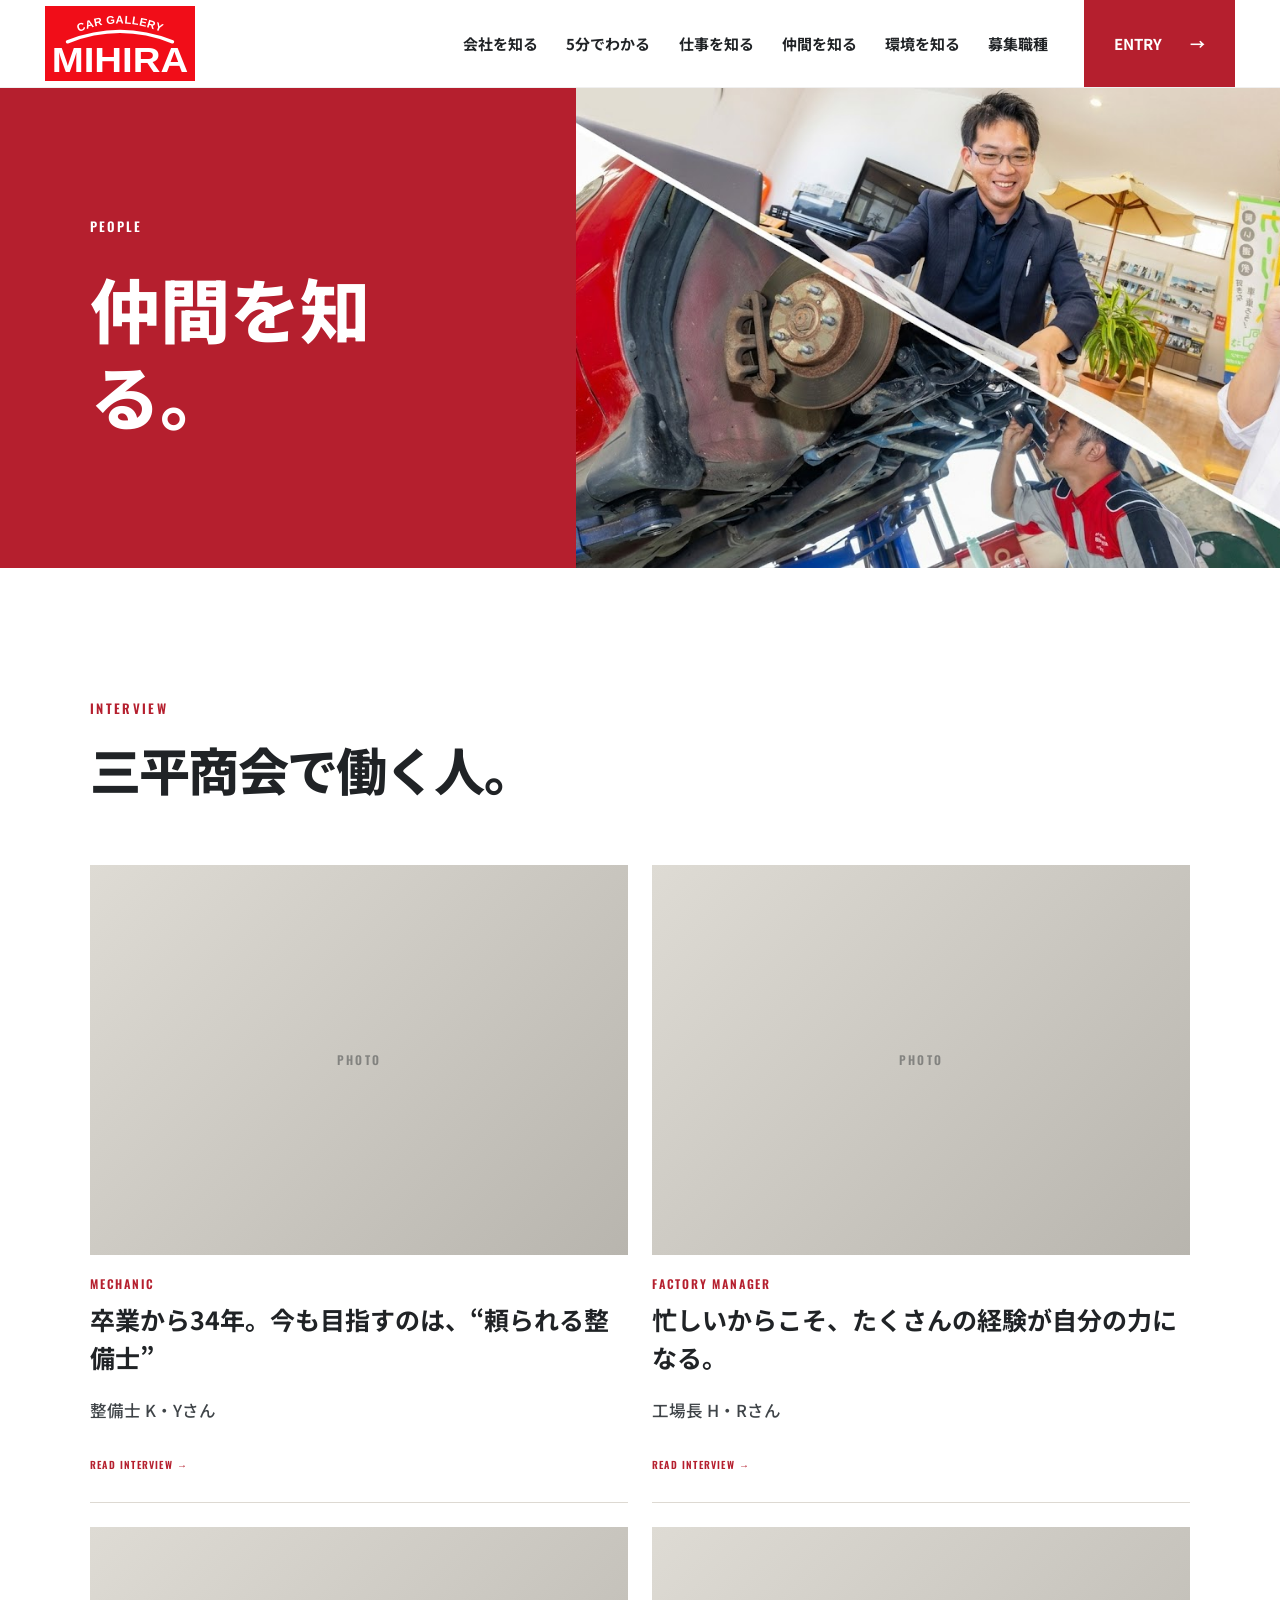
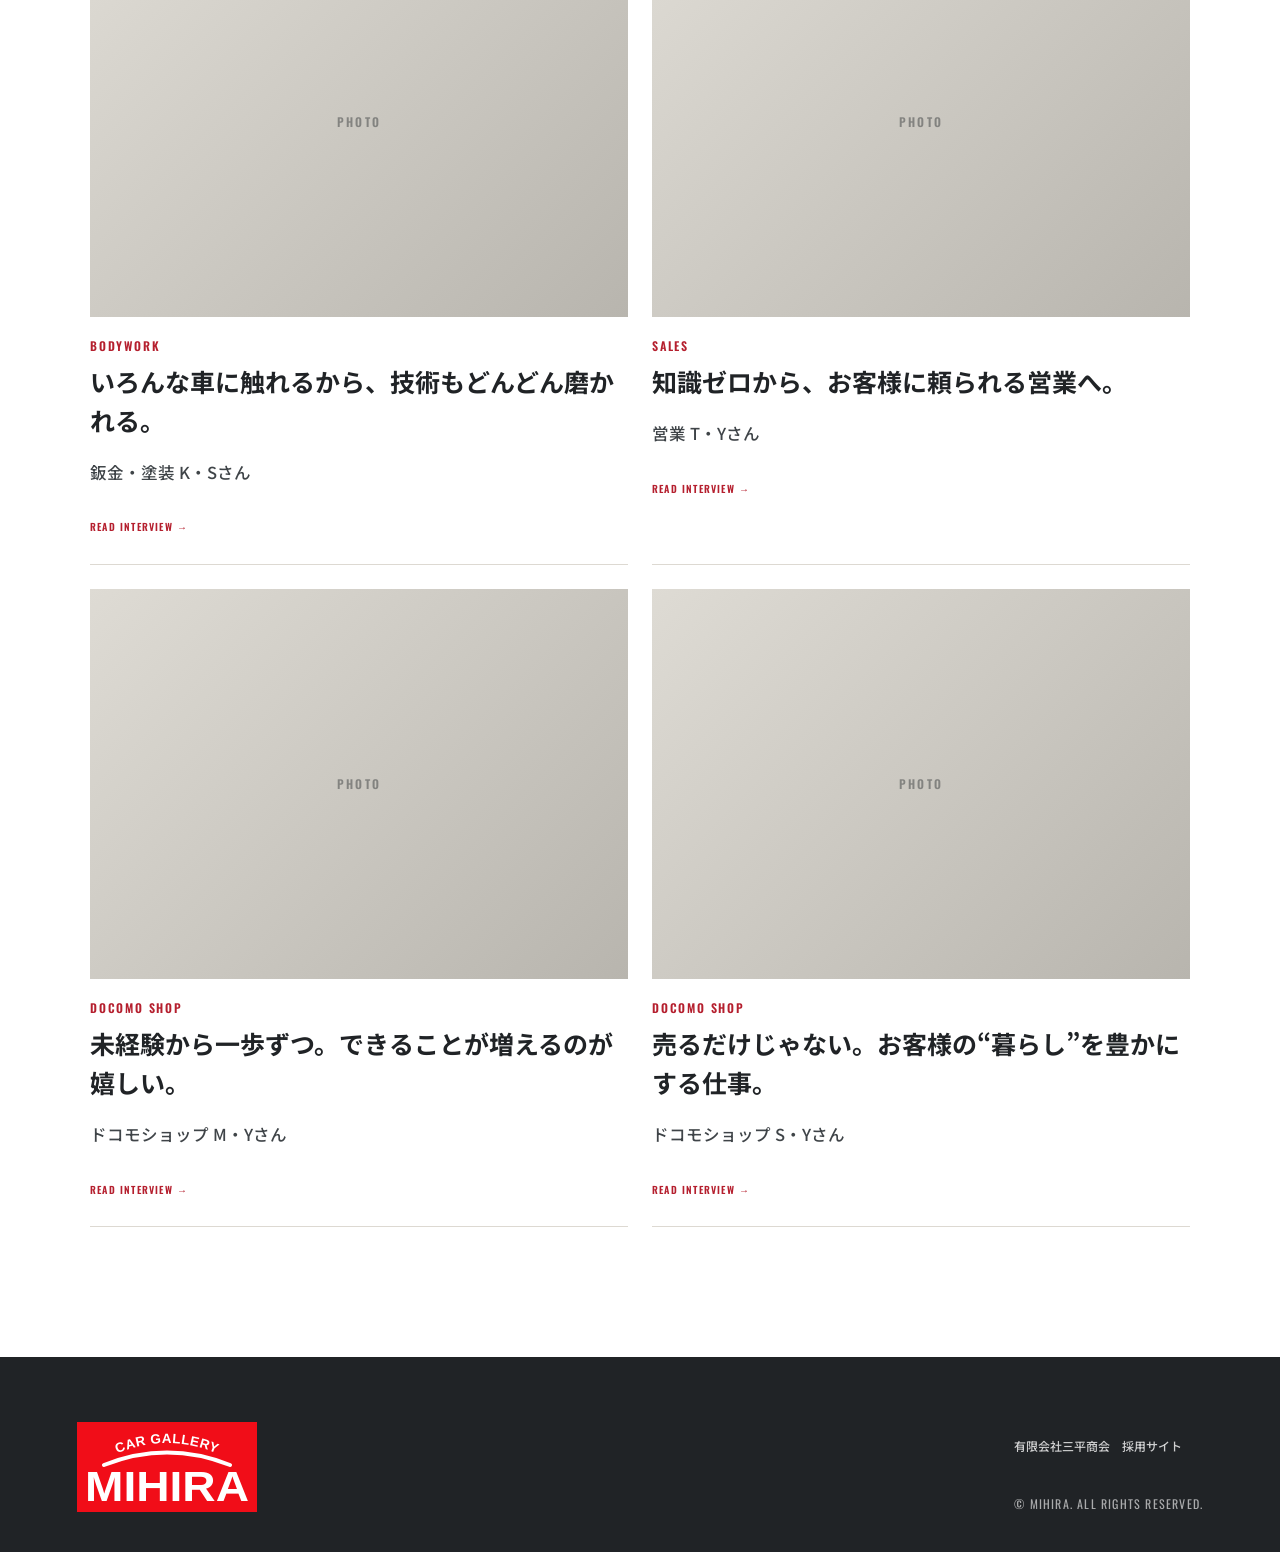
<file: people/index.html>
<!doctype html><html lang="ja"><head><meta charset="utf-8"><meta name="viewport" content="width=device-width,initial-scale=1"><title>仲間を知る｜有限会社三平商会 採用サイト</title><link rel="stylesheet" href="../assets/css/style.css"></head><body><header class="header"><a class="logo" href="../"><span class="logo-mark">M</span><span>三平商会<small>RECRUITING SITE</small></span></a><button class="menu" aria-label="メニューを開く" aria-expanded="false"><span></span><span></span><span></span></button><nav class="nav"><a href="../company/">会社を知る</a><a href="../about/">5分でわかる</a><a href="../work/">仕事を知る</a><a href="../people/">仲間を知る</a><a href="../factory-tour/">環境を知る</a><a href="../jobs/">募集職種</a><a class="entry" href="../entry/">ENTRY <b>→</b></a></nav></header><main class="subpage"><section class="subhero"><div><p>PEOPLE</p><h1>仲間を知る。</h1></div><div class="placeholder site-photo"><img src="../image/image%20(4).png" alt="整備と営業の仕事風景"></div></section><section class="section"><div class="section-head"><p>INTERVIEW</p><h2>三平商会で働く人。</h2></div><div class="people-grid"><a href="mechanic-ky.html"><div class="placeholder portrait"><span>PHOTO</span></div><small>MECHANIC</small><h3>卒業から34年。今も目指すのは、“頼られる整備士”</h3><p>整備士 K・Yさん</p></a><a href="factory-hr.html"><div class="placeholder portrait"><span>PHOTO</span></div><small>FACTORY MANAGER</small><h3>忙しいからこそ、たくさんの経験が自分の力になる。</h3><p>工場長 H・Rさん</p></a><a href="bodywork-ks.html"><div class="placeholder portrait"><span>PHOTO</span></div><small>BODYWORK</small><h3>いろんな車に触れるから、技術もどんどん磨かれる。</h3><p>鈑金・塗装 K・Sさん</p></a><a href="sales-ty.html"><div class="placeholder portrait"><span>PHOTO</span></div><small>SALES</small><h3>知識ゼロから、お客様に頼られる営業へ。</h3><p>営業 T・Yさん</p></a><a href="docomo-my.html"><div class="placeholder portrait"><span>PHOTO</span></div><small>DOCOMO SHOP</small><h3>未経験から一歩ずつ。できることが増えるのが嬉しい。</h3><p>ドコモショップ M・Yさん</p></a><a href="docomo-sy.html"><div class="placeholder portrait"><span>PHOTO</span></div><small>DOCOMO SHOP</small><h3>売るだけじゃない。お客様の“暮らし”を豊かにする仕事。</h3><p>ドコモショップ S・Yさん</p></a></div></section></main><footer><div class="logo footer-logo"><span class="logo-mark">M</span><span>三平商会<small>RECRUITING SITE</small></span></div><p>有限会社三平商会　採用サイト</p><small>© MIHIRA. ALL RIGHTS RESERVED.</small></footer><script src="../assets/js/main.js"></script></body></html>
</file>
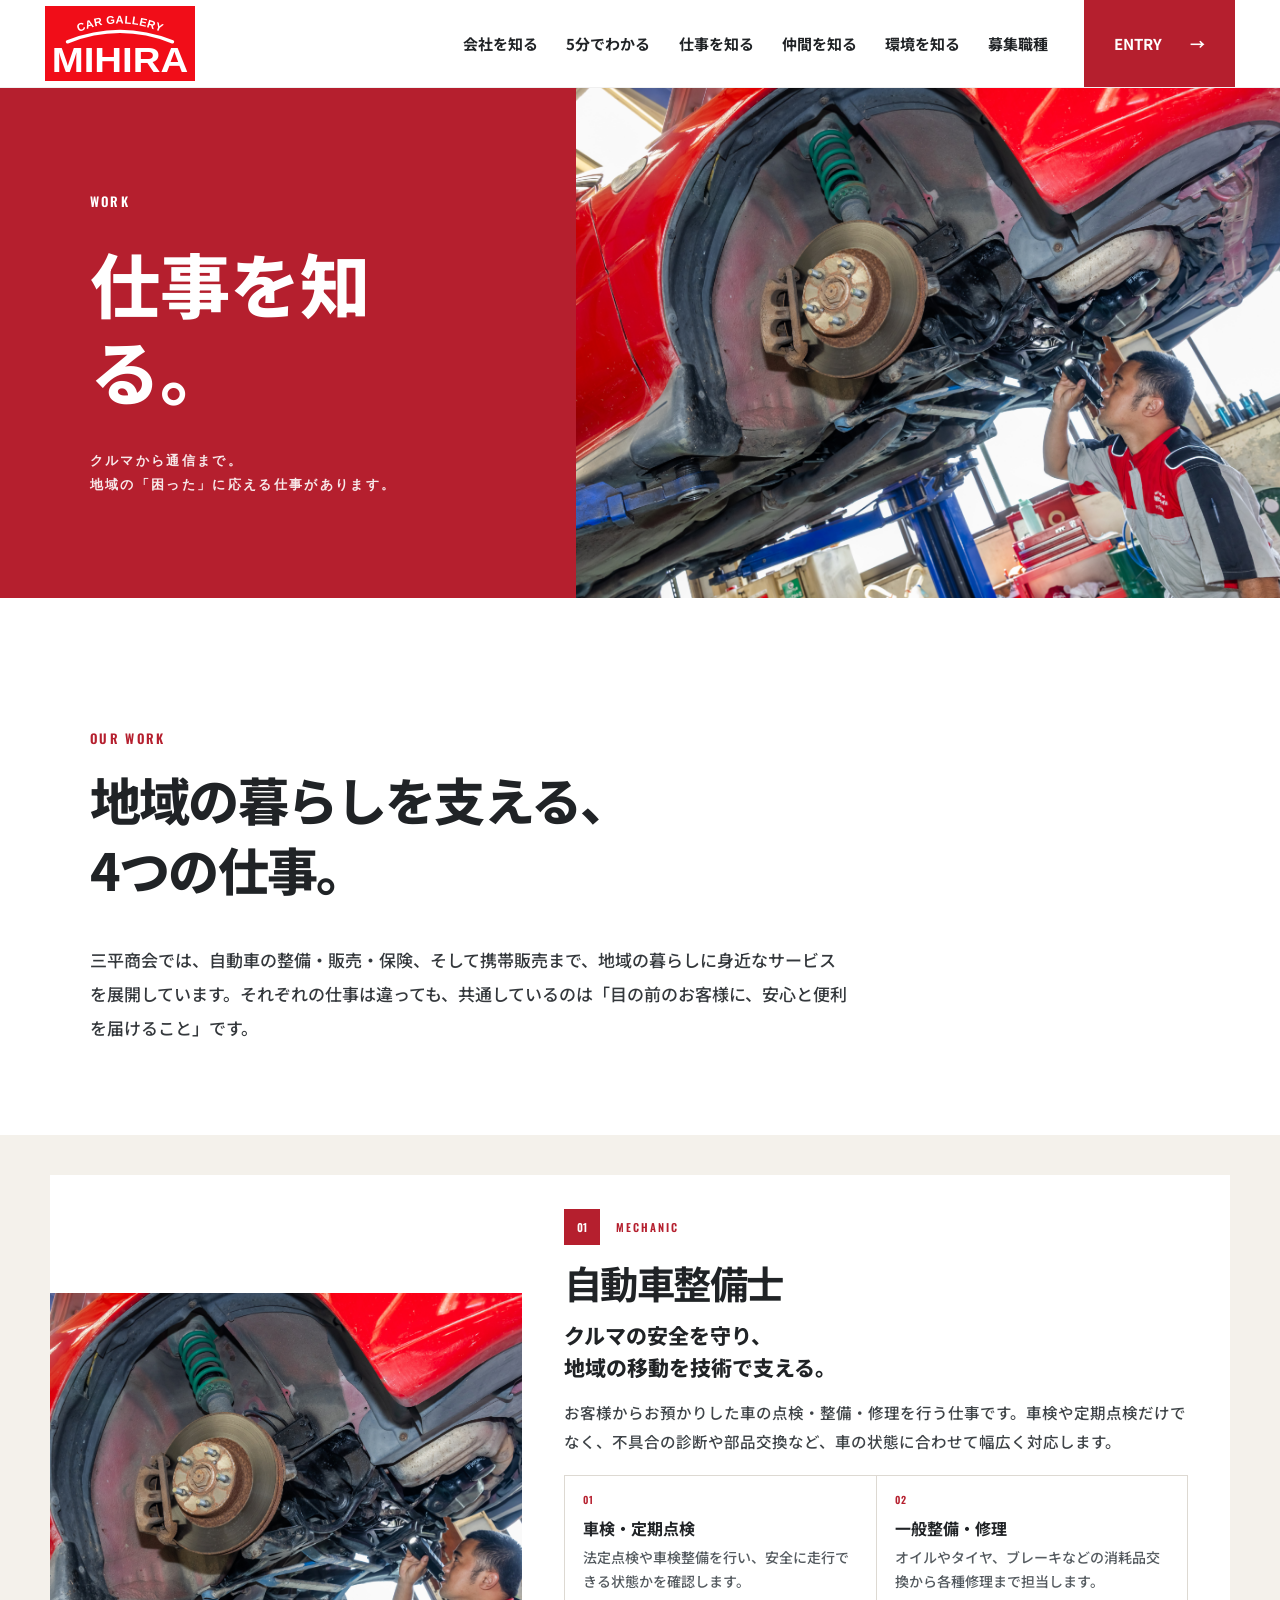
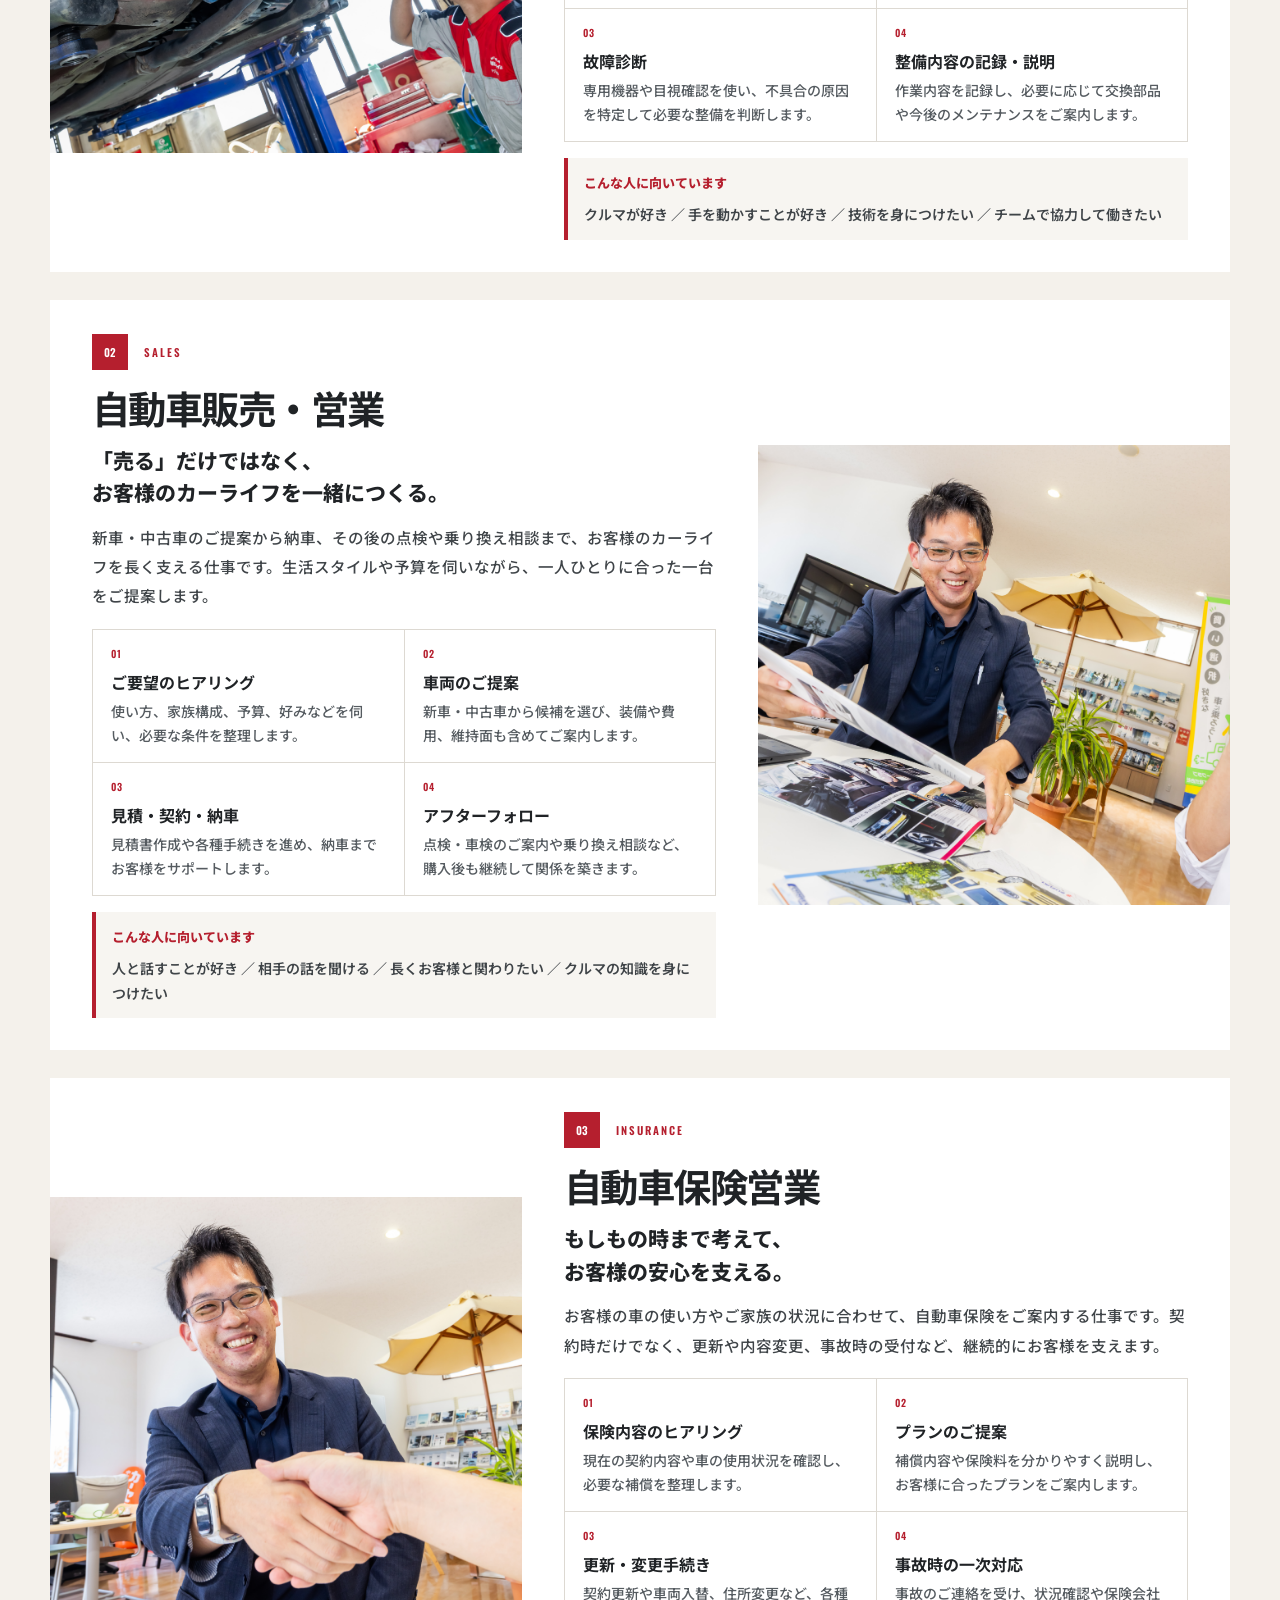
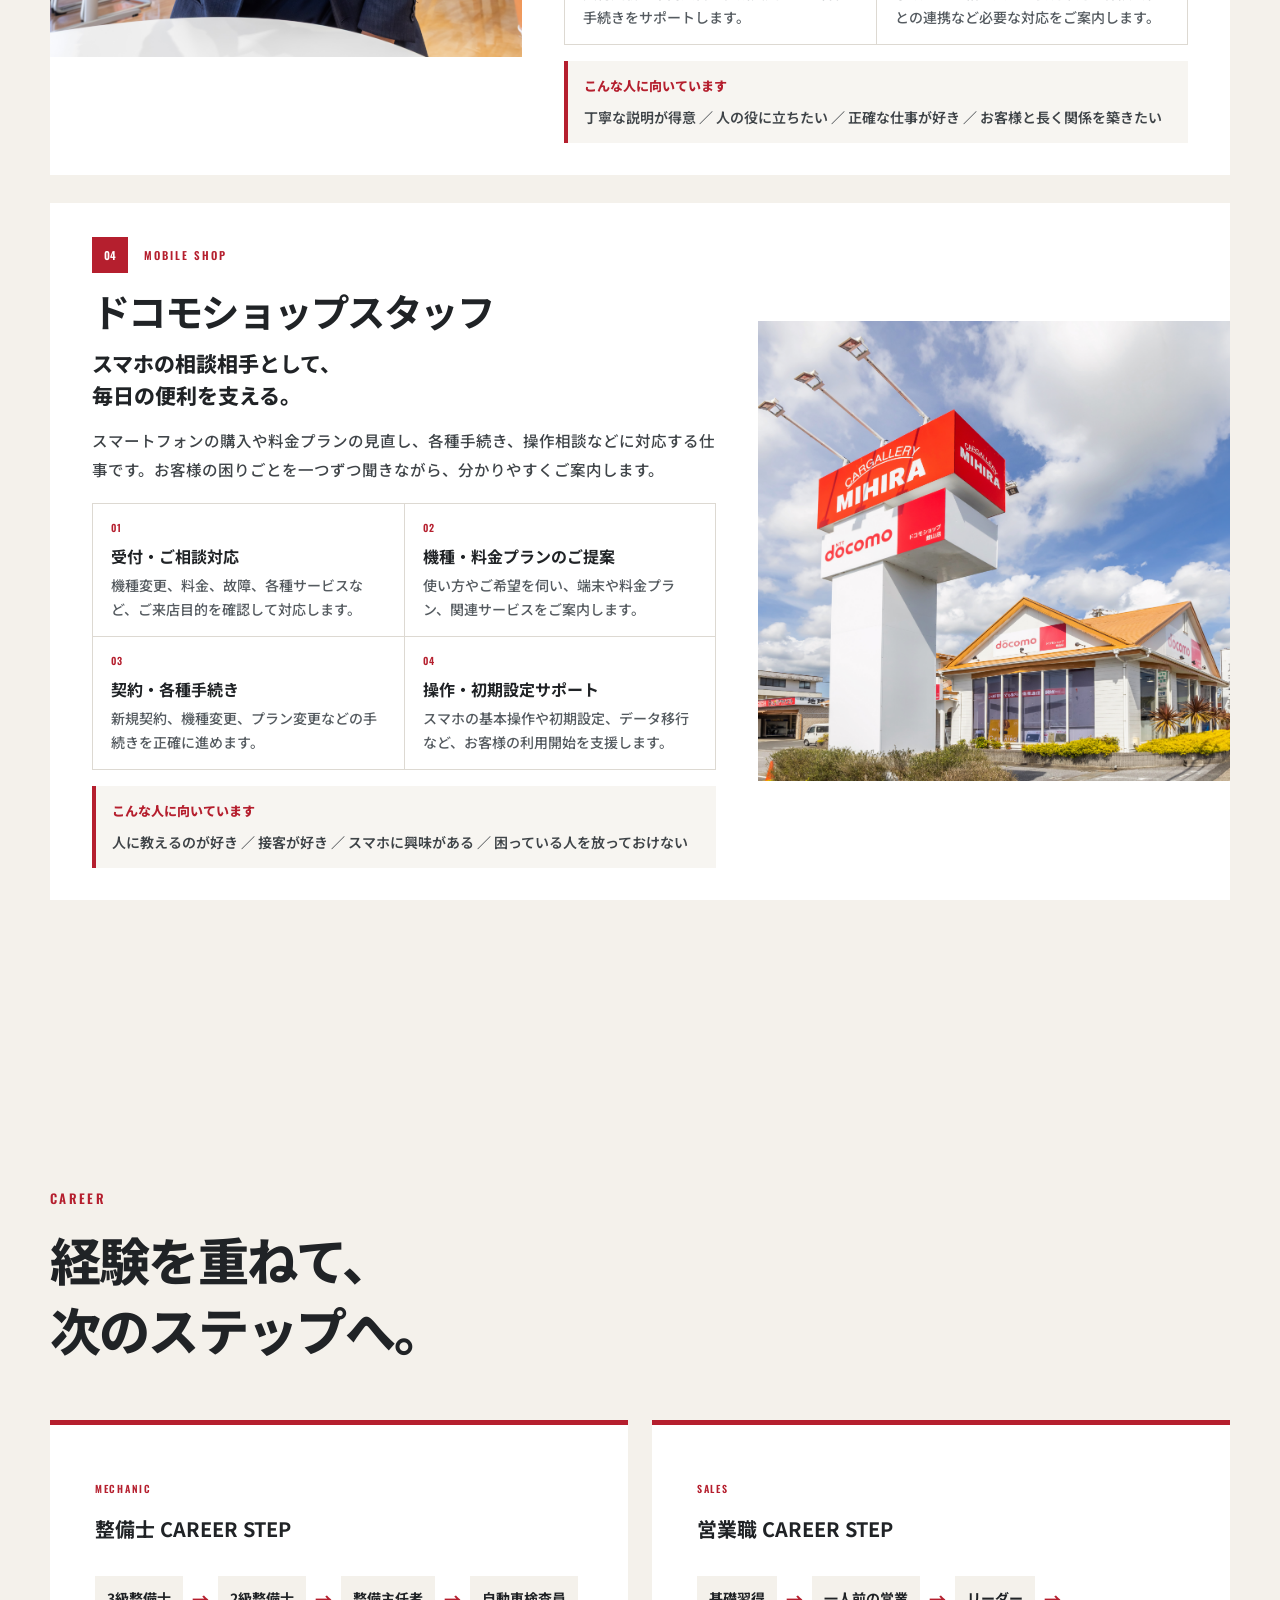
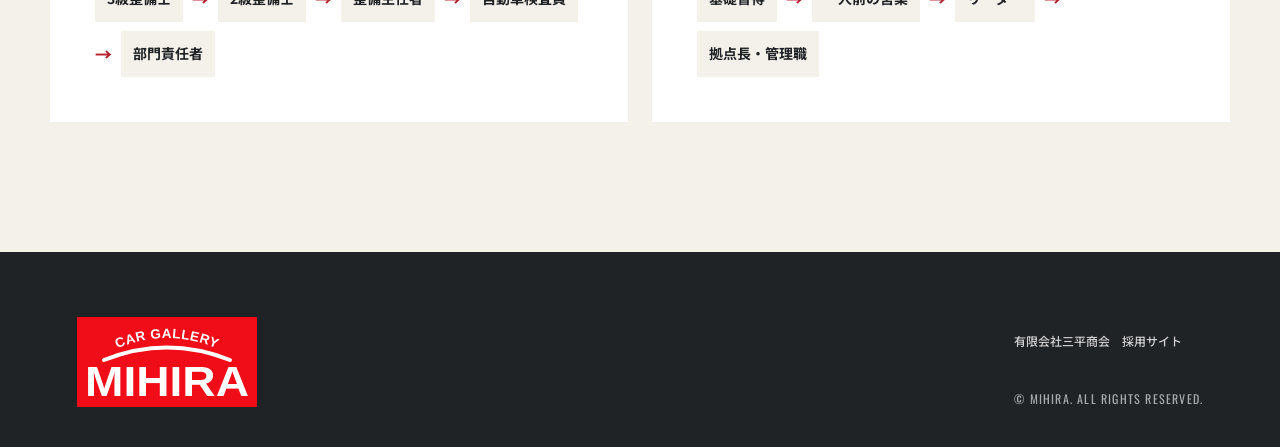
<file: work/index.html>
<!doctype html>
<html lang="ja">
<head>
<meta charset="utf-8"><meta name="viewport" content="width=device-width,initial-scale=1">
<title>仕事を知る｜有限会社三平商会 採用サイト</title>
<link rel="stylesheet" href="../assets/css/style.css">
</head>
<body>
<header class="header">
  <a class="logo" href="../"><span class="logo-mark">M</span><span>三平商会<small>RECRUITING SITE</small></span></a>
  <button class="menu" aria-label="メニューを開く" aria-expanded="false"><span></span><span></span><span></span></button>
  <nav class="nav">
    <a href="../company/">会社を知る</a><a href="../about/">5分でわかる</a><a href="../work/">仕事を知る</a><a href="../people/">仲間を知る</a><a href="../factory-tour/">環境を知る</a><a href="../jobs/">募集職種</a><a class="entry" href="../entry/">ENTRY <b>→</b></a>
  </nav>
</header>

<main class="subpage work-page">
<section class="subhero work-hero">
  <div><p>WORK</p><h1>仕事を知る。</h1><p class="work-hero-lead">クルマから通信まで。<br>地域の「困った」に応える仕事があります。</p></div>
  <div class="placeholder site-photo"><img src="../image/0V8A1689.jpg" alt="三平商会の仕事風景"></div>
</section>

<section class="section work-intro">
  <div class="section-head"><p>OUR WORK</p><h2>地域の暮らしを支える、<br>4つの仕事。</h2></div>
  <p class="leadtext">三平商会では、自動車の整備・販売・保険、そして携帯販売まで、地域の暮らしに身近なサービスを展開しています。それぞれの仕事は違っても、共通しているのは「目の前のお客様に、安心と便利を届けること」です。</p>
</section>

<section class="work-role-list">

  <article class="work-role">
    <div class="work-role-photo site-photo"><img src="../image/0V8A1689.jpg" alt="自動車整備士の作業風景"></div>
    <div class="work-role-content">
      <div class="work-role-meta"><span>01</span><small>MECHANIC</small></div>
      <h2>自動車整備士</h2>
      <p class="work-role-lead">クルマの安全を守り、<br>地域の移動を技術で支える。</p>
      <p>お客様からお預かりした車の点検・整備・修理を行う仕事です。車検や定期点検だけでなく、不具合の診断や部品交換など、車の状態に合わせて幅広く対応します。</p>
      <div class="work-detail-grid">
        <div><b>01</b><strong>車検・定期点検</strong><p>法定点検や車検整備を行い、安全に走行できる状態かを確認します。</p></div>
        <div><b>02</b><strong>一般整備・修理</strong><p>オイルやタイヤ、ブレーキなどの消耗品交換から各種修理まで担当します。</p></div>
        <div><b>03</b><strong>故障診断</strong><p>専用機器や目視確認を使い、不具合の原因を特定して必要な整備を判断します。</p></div>
        <div><b>04</b><strong>整備内容の記録・説明</strong><p>作業内容を記録し、必要に応じて交換部品や今後のメンテナンスをご案内します。</p></div>
      </div>
      <div class="work-fit"><span>こんな人に向いています</span><p>クルマが好き ／ 手を動かすことが好き ／ 技術を身につけたい ／ チームで協力して働きたい</p></div>
    </div>
  </article>

  <article class="work-role reverse">
    <div class="work-role-photo site-photo"><img src="../image/0V8A1823.jpg" alt="自動車販売の接客風景"></div>
    <div class="work-role-content">
      <div class="work-role-meta"><span>02</span><small>SALES</small></div>
      <h2>自動車販売・営業</h2>
      <p class="work-role-lead">「売る」だけではなく、<br>お客様のカーライフを一緒につくる。</p>
      <p>新車・中古車のご提案から納車、その後の点検や乗り換え相談まで、お客様のカーライフを長く支える仕事です。生活スタイルや予算を伺いながら、一人ひとりに合った一台をご提案します。</p>
      <div class="work-detail-grid">
        <div><b>01</b><strong>ご要望のヒアリング</strong><p>使い方、家族構成、予算、好みなどを伺い、必要な条件を整理します。</p></div>
        <div><b>02</b><strong>車両のご提案</strong><p>新車・中古車から候補を選び、装備や費用、維持面も含めてご案内します。</p></div>
        <div><b>03</b><strong>見積・契約・納車</strong><p>見積書作成や各種手続きを進め、納車までお客様をサポートします。</p></div>
        <div><b>04</b><strong>アフターフォロー</strong><p>点検・車検のご案内や乗り換え相談など、購入後も継続して関係を築きます。</p></div>
      </div>
      <div class="work-fit"><span>こんな人に向いています</span><p>人と話すことが好き ／ 相手の話を聞ける ／ 長くお客様と関わりたい ／ クルマの知識を身につけたい</p></div>
    </div>
  </article>

  <article class="work-role">
    <div class="work-role-photo site-photo"><img src="../image/0V8A1836.jpg" alt="お客様に寄り添う保険営業のイメージ"></div>
    <div class="work-role-content">
      <div class="work-role-meta"><span>03</span><small>INSURANCE</small></div>
      <h2>自動車保険営業</h2>
      <p class="work-role-lead">もしもの時まで考えて、<br>お客様の安心を支える。</p>
      <p>お客様の車の使い方やご家族の状況に合わせて、自動車保険をご案内する仕事です。契約時だけでなく、更新や内容変更、事故時の受付など、継続的にお客様を支えます。</p>
      <div class="work-detail-grid">
        <div><b>01</b><strong>保険内容のヒアリング</strong><p>現在の契約内容や車の使用状況を確認し、必要な補償を整理します。</p></div>
        <div><b>02</b><strong>プランのご提案</strong><p>補償内容や保険料を分かりやすく説明し、お客様に合ったプランをご案内します。</p></div>
        <div><b>03</b><strong>更新・変更手続き</strong><p>契約更新や車両入替、住所変更など、各種手続きをサポートします。</p></div>
        <div><b>04</b><strong>事故時の一次対応</strong><p>事故のご連絡を受け、状況確認や保険会社との連携など必要な対応をご案内します。</p></div>
      </div>
      <div class="work-fit"><span>こんな人に向いています</span><p>丁寧な説明が得意 ／ 人の役に立ちたい ／ 正確な仕事が好き ／ お客様と長く関係を築きたい</p></div>
    </div>
  </article>

  <article class="work-role reverse">
    <div class="work-role-photo site-photo"><img src="../image/0V8A1887.jpg" alt="ドコモショップの店舗"></div>
    <div class="work-role-content">
      <div class="work-role-meta"><span>04</span><small>MOBILE SHOP</small></div>
      <h2>ドコモショップスタッフ</h2>
      <p class="work-role-lead">スマホの相談相手として、<br>毎日の便利を支える。</p>
      <p>スマートフォンの購入や料金プランの見直し、各種手続き、操作相談などに対応する仕事です。お客様の困りごとを一つずつ聞きながら、分かりやすくご案内します。</p>
      <div class="work-detail-grid">
        <div><b>01</b><strong>受付・ご相談対応</strong><p>機種変更、料金、故障、各種サービスなど、ご来店目的を確認して対応します。</p></div>
        <div><b>02</b><strong>機種・料金プランのご提案</strong><p>使い方やご希望を伺い、端末や料金プラン、関連サービスをご案内します。</p></div>
        <div><b>03</b><strong>契約・各種手続き</strong><p>新規契約、機種変更、プラン変更などの手続きを正確に進めます。</p></div>
        <div><b>04</b><strong>操作・初期設定サポート</strong><p>スマホの基本操作や初期設定、データ移行など、お客様の利用開始を支援します。</p></div>
      </div>
      <div class="work-fit"><span>こんな人に向いています</span><p>人に教えるのが好き ／ 接客が好き ／ スマホに興味がある ／ 困っている人を放っておけない</p></div>
    </div>
  </article>

</section>

<section class="section soft work-career">
  <div class="section-head"><p>CAREER</p><h2>経験を重ねて、<br>次のステップへ。</h2></div>
  <div class="career-panels">
    <div class="career-panel">
      <small>MECHANIC</small><h3>整備士 CAREER STEP</h3>
      <div class="career-flow"><span>3級整備士</span><i>→</i><span>2級整備士</span><i>→</i><span>整備主任者</span><i>→</i><span>自動車検査員</span><i>→</i><span>部門責任者</span></div>
    </div>
    <div class="career-panel">
      <small>SALES</small><h3>営業職 CAREER STEP</h3>
      <div class="career-flow"><span>基礎習得</span><i>→</i><span>一人前の営業</span><i>→</i><span>リーダー</span><i>→</i><span>拠点長・管理職</span></div>
    </div>
  </div>
</section>
</main>

<footer><div class="logo footer-logo"><span class="logo-mark">M</span><span>三平商会<small>RECRUITING SITE</small></span></div><p>有限会社三平商会　採用サイト</p><small>© MIHIRA. ALL RIGHTS RESERVED.</small></footer>
<script src="../assets/js/main.js"></script>
</body>
</html>
</file>
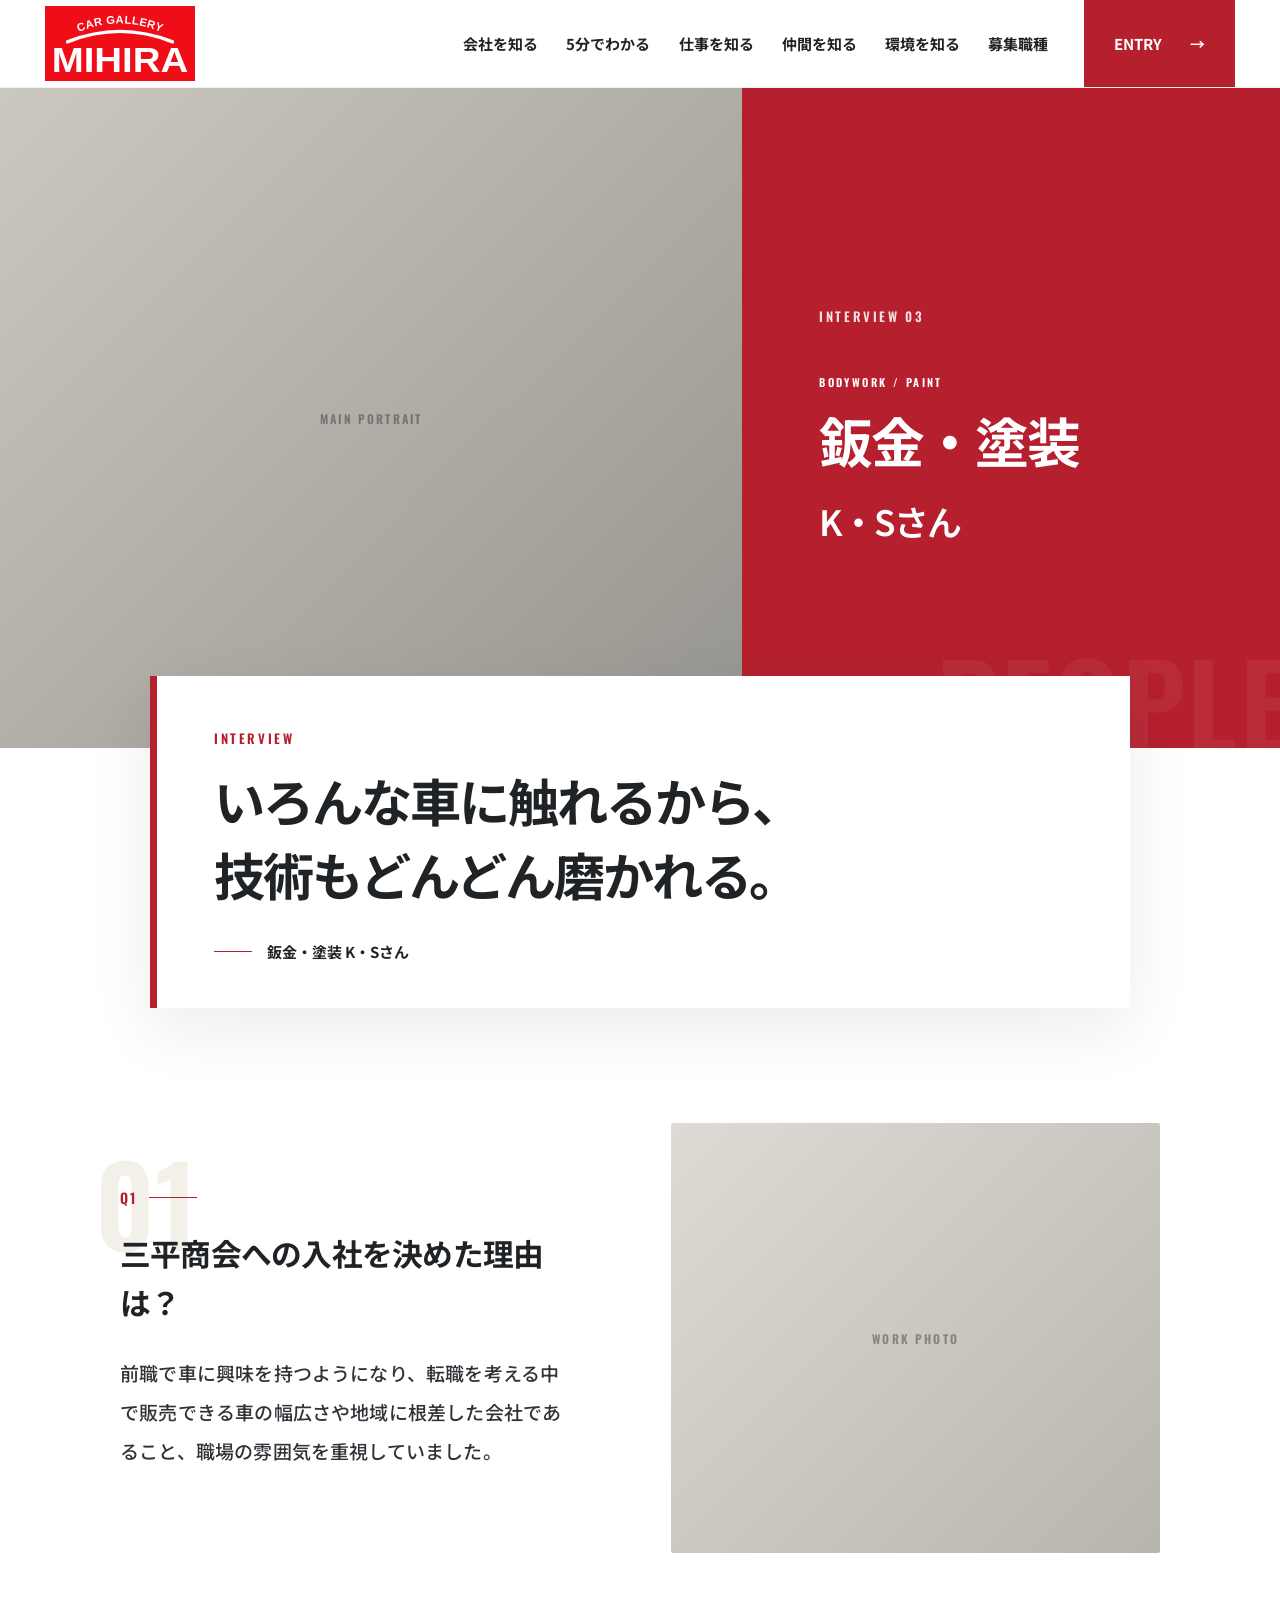
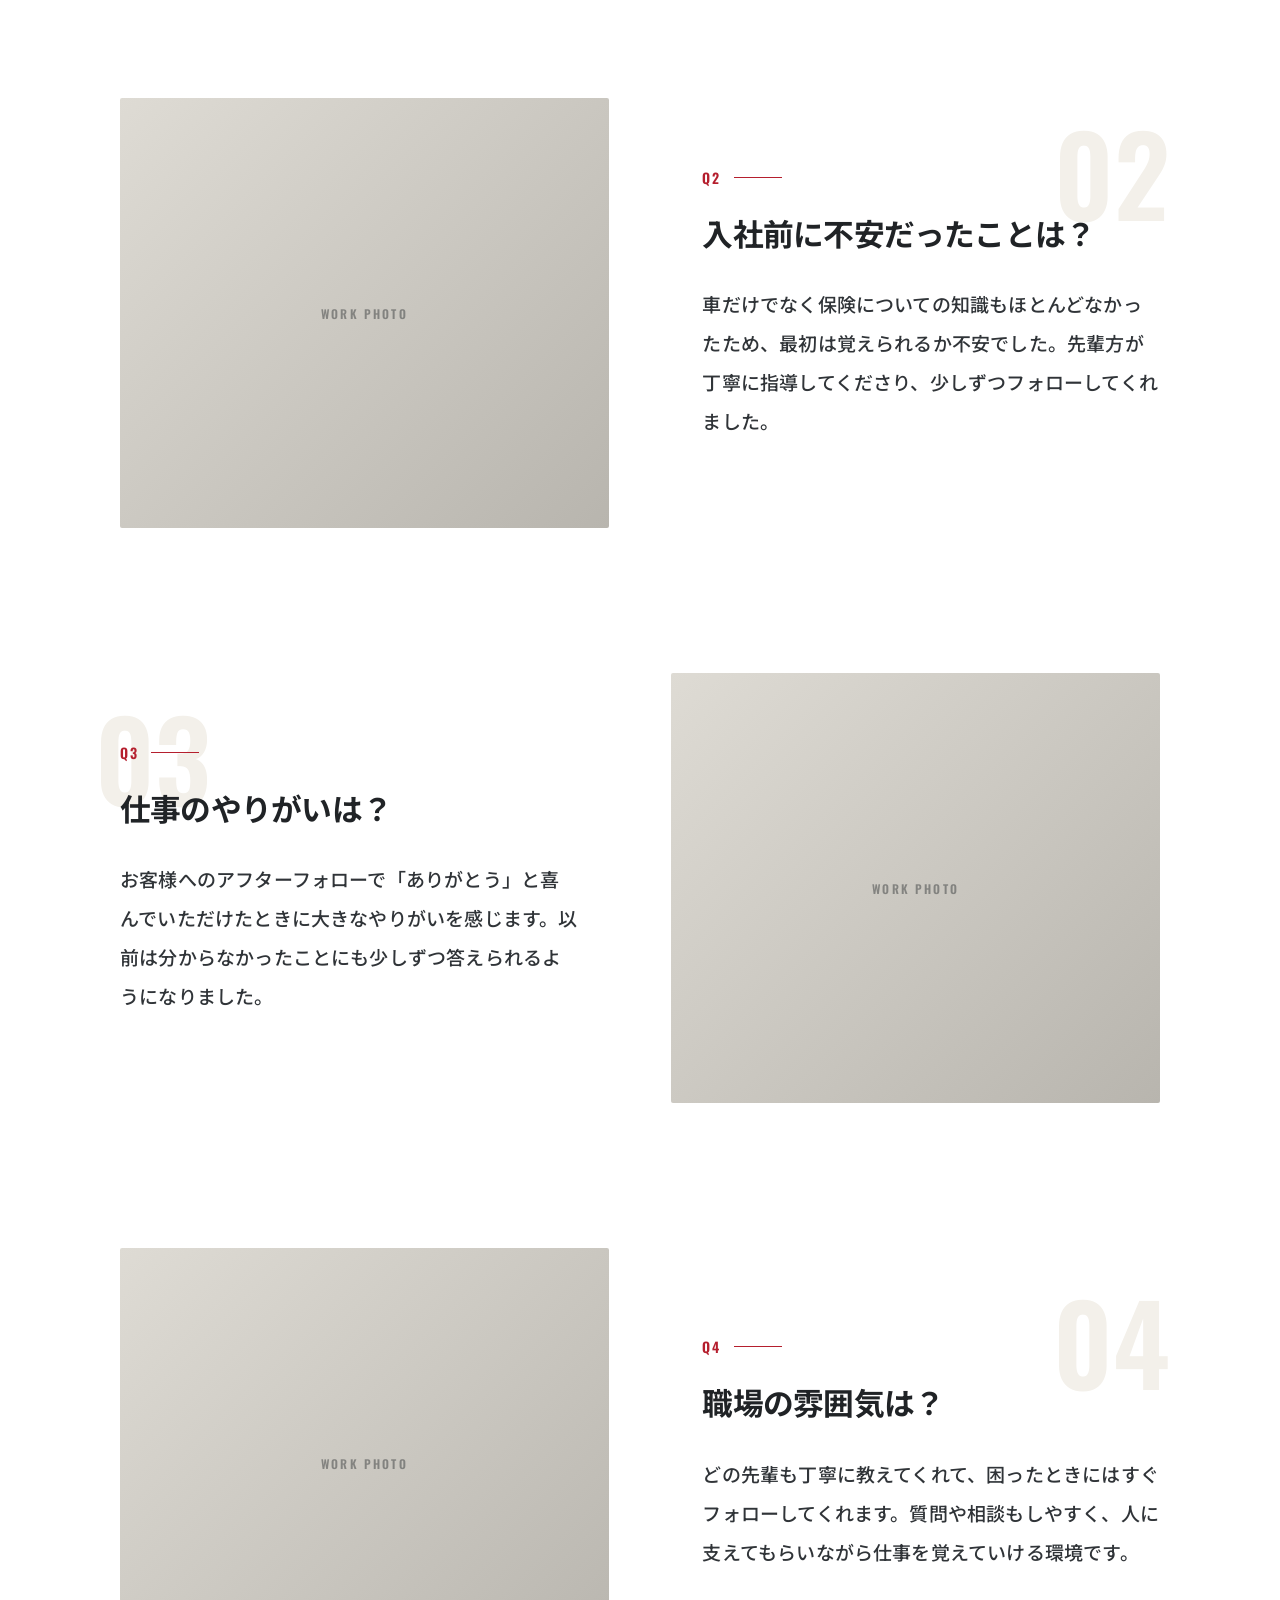
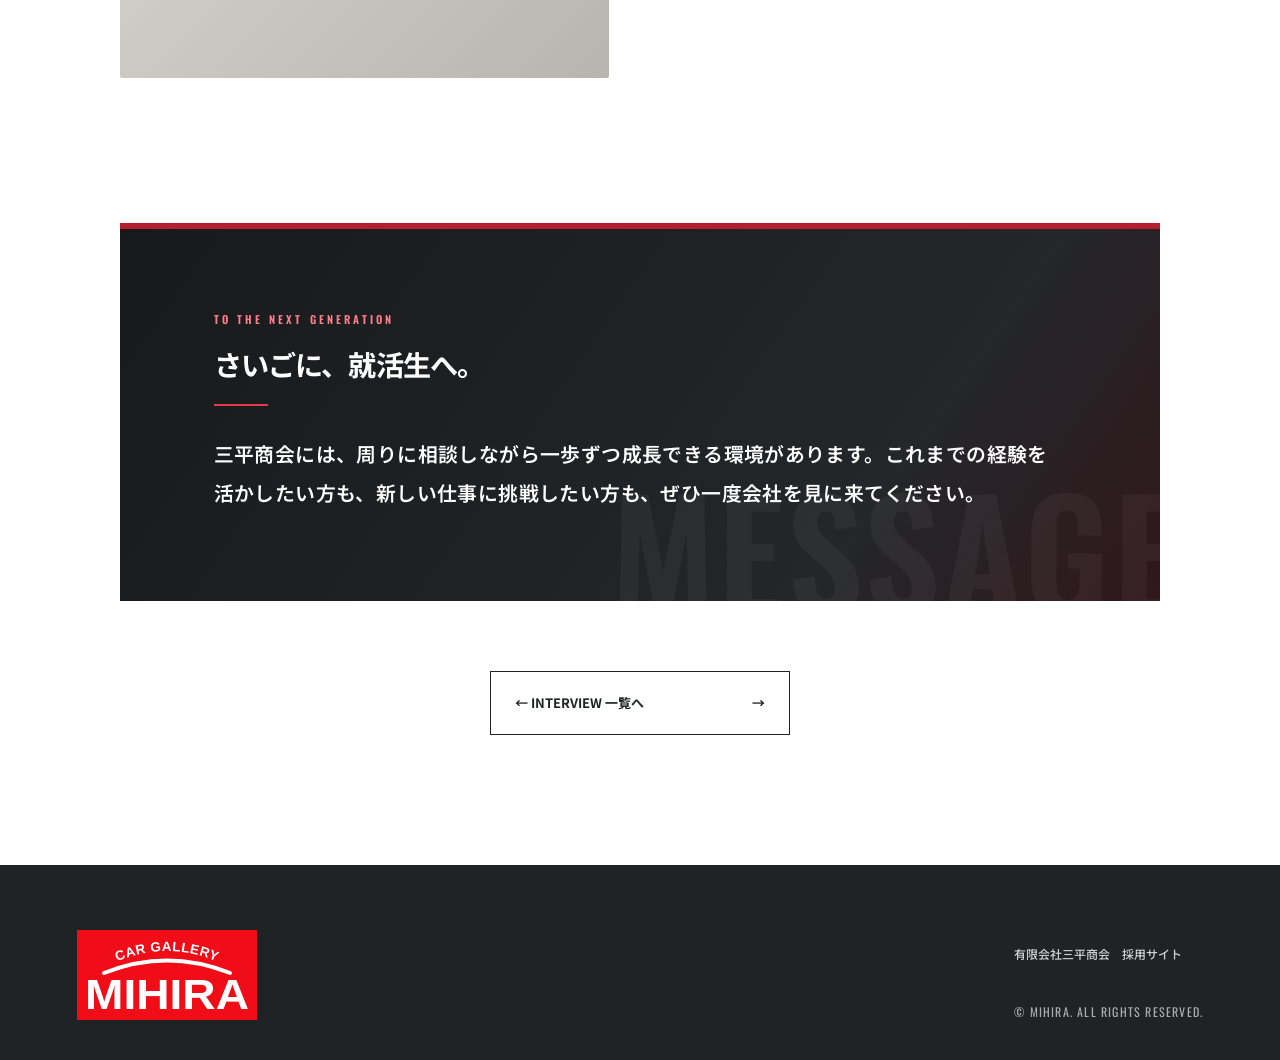
<file: people/bodywork-ks.html>
<!doctype html><html lang="ja"><head><meta charset="utf-8"><meta name="viewport" content="width=device-width,initial-scale=1"><title>社員インタビュー｜有限会社三平商会 採用サイト</title><link rel="stylesheet" href="../assets/css/style.css"></head><body><header class="header"><a class="logo" href="../"><span class="logo-mark">M</span><span>三平商会<small>RECRUITING SITE</small></span></a><button class="menu" aria-label="メニューを開く" aria-expanded="false"><span></span><span></span><span></span></button><nav class="nav"><a href="../company/">会社を知る</a><a href="../about/">5分でわかる</a><a href="../work/">仕事を知る</a><a href="../people/">仲間を知る</a><a href="../factory-tour/">環境を知る</a><a href="../jobs/">募集職種</a><a class="entry" href="../entry/">ENTRY <b>→</b></a></nav></header><main class="subpage"><section class="interview-hero"><div class="interview-hero-photo placeholder"><span>MAIN PORTRAIT</span></div><div class="interview-hero-copy"><p class="interview-no">INTERVIEW 03</p><p class="interview-role">BODYWORK / PAINT</p><h1>鈑金・塗装<br><strong>K・Sさん</strong></h1><span class="hero-deco">PEOPLE</span></div></section><section class="section interview-detail"><div class="interview-title"><p>INTERVIEW</p><h2>いろんな車に触れるから、<br>技術もどんどん磨かれる。</h2><strong>鈑金・塗装 K・Sさん</strong></div><article class=""><div><small>Q1</small><h3>三平商会への入社を決めた理由は？</h3><p>前職で車に興味を持つようになり、転職を考える中で販売できる車の幅広さや地域に根差した会社であること、職場の雰囲気を重視していました。</p></div><div class="placeholder"><span>WORK PHOTO</span></div></article><article class="flip"><div><small>Q2</small><h3>入社前に不安だったことは？</h3><p>車だけでなく保険についての知識もほとんどなかったため、最初は覚えられるか不安でした。先輩方が丁寧に指導してくださり、少しずつフォローしてくれました。</p></div><div class="placeholder"><span>WORK PHOTO</span></div></article><article class=""><div><small>Q3</small><h3>仕事のやりがいは？</h3><p>お客様へのアフターフォローで「ありがとう」と喜んでいただけたときに大きなやりがいを感じます。以前は分からなかったことにも少しずつ答えられるようになりました。</p></div><div class="placeholder"><span>WORK PHOTO</span></div></article><article class="flip"><div><small>Q4</small><h3>職場の雰囲気は？</h3><p>どの先輩も丁寧に教えてくれて、困ったときにはすぐフォローしてくれます。質問や相談もしやすく、人に支えてもらいながら仕事を覚えていける環境です。</p></div><div class="placeholder"><span>WORK PHOTO</span></div></article><div class="message"><p>MESSAGE</p><h2>さいごに、就活生へ。</h2><p>三平商会には、周りに相談しながら一歩ずつ成長できる環境があります。これまでの経験を活かしたい方も、新しい仕事に挑戦したい方も、ぜひ一度会社を見に来てください。</p></div><div class="interview-back"><a href="./">← INTERVIEW 一覧へ <span>→</span></a></div></section></main><footer><div class="logo footer-logo"><span class="logo-mark">M</span><span>三平商会<small>RECRUITING SITE</small></span></div><p>有限会社三平商会　採用サイト</p><small>© MIHIRA. ALL RIGHTS RESERVED.</small></footer><script src="../assets/js/main.js"></script></body></html>
</file>
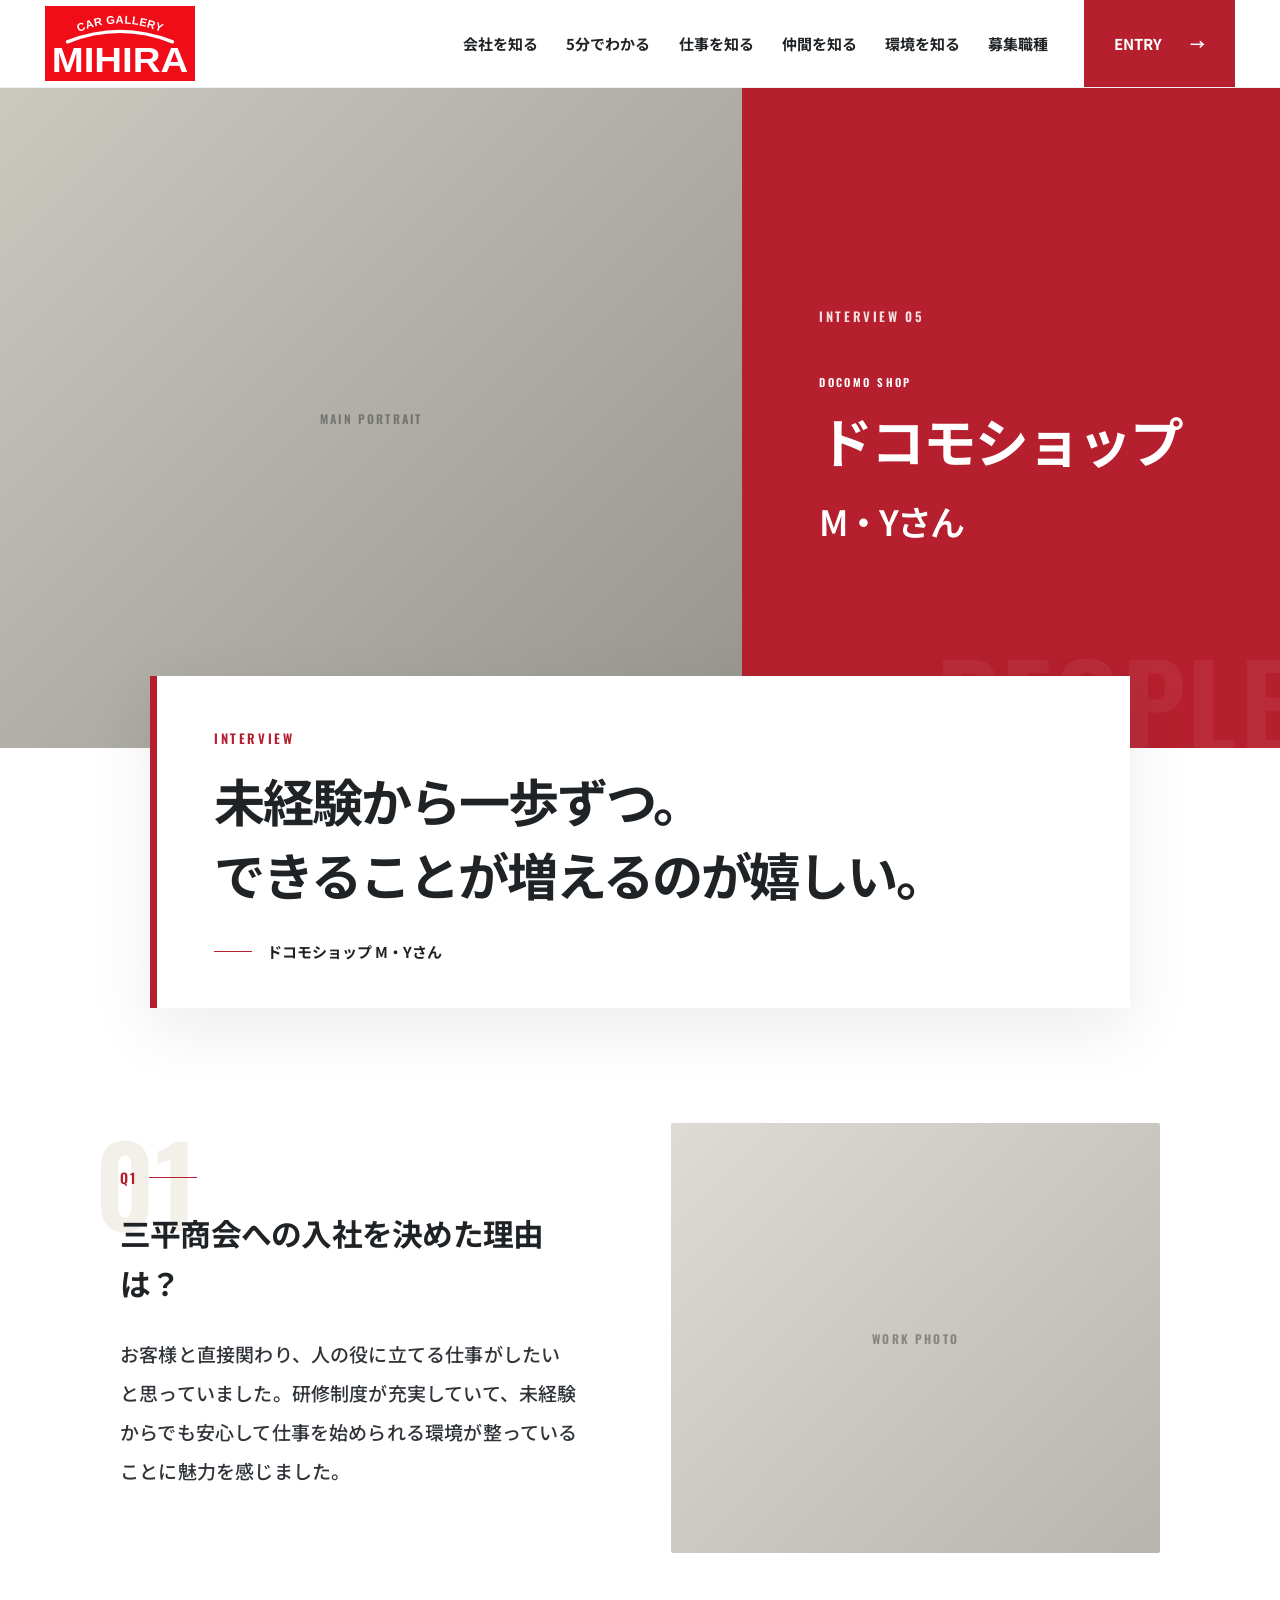
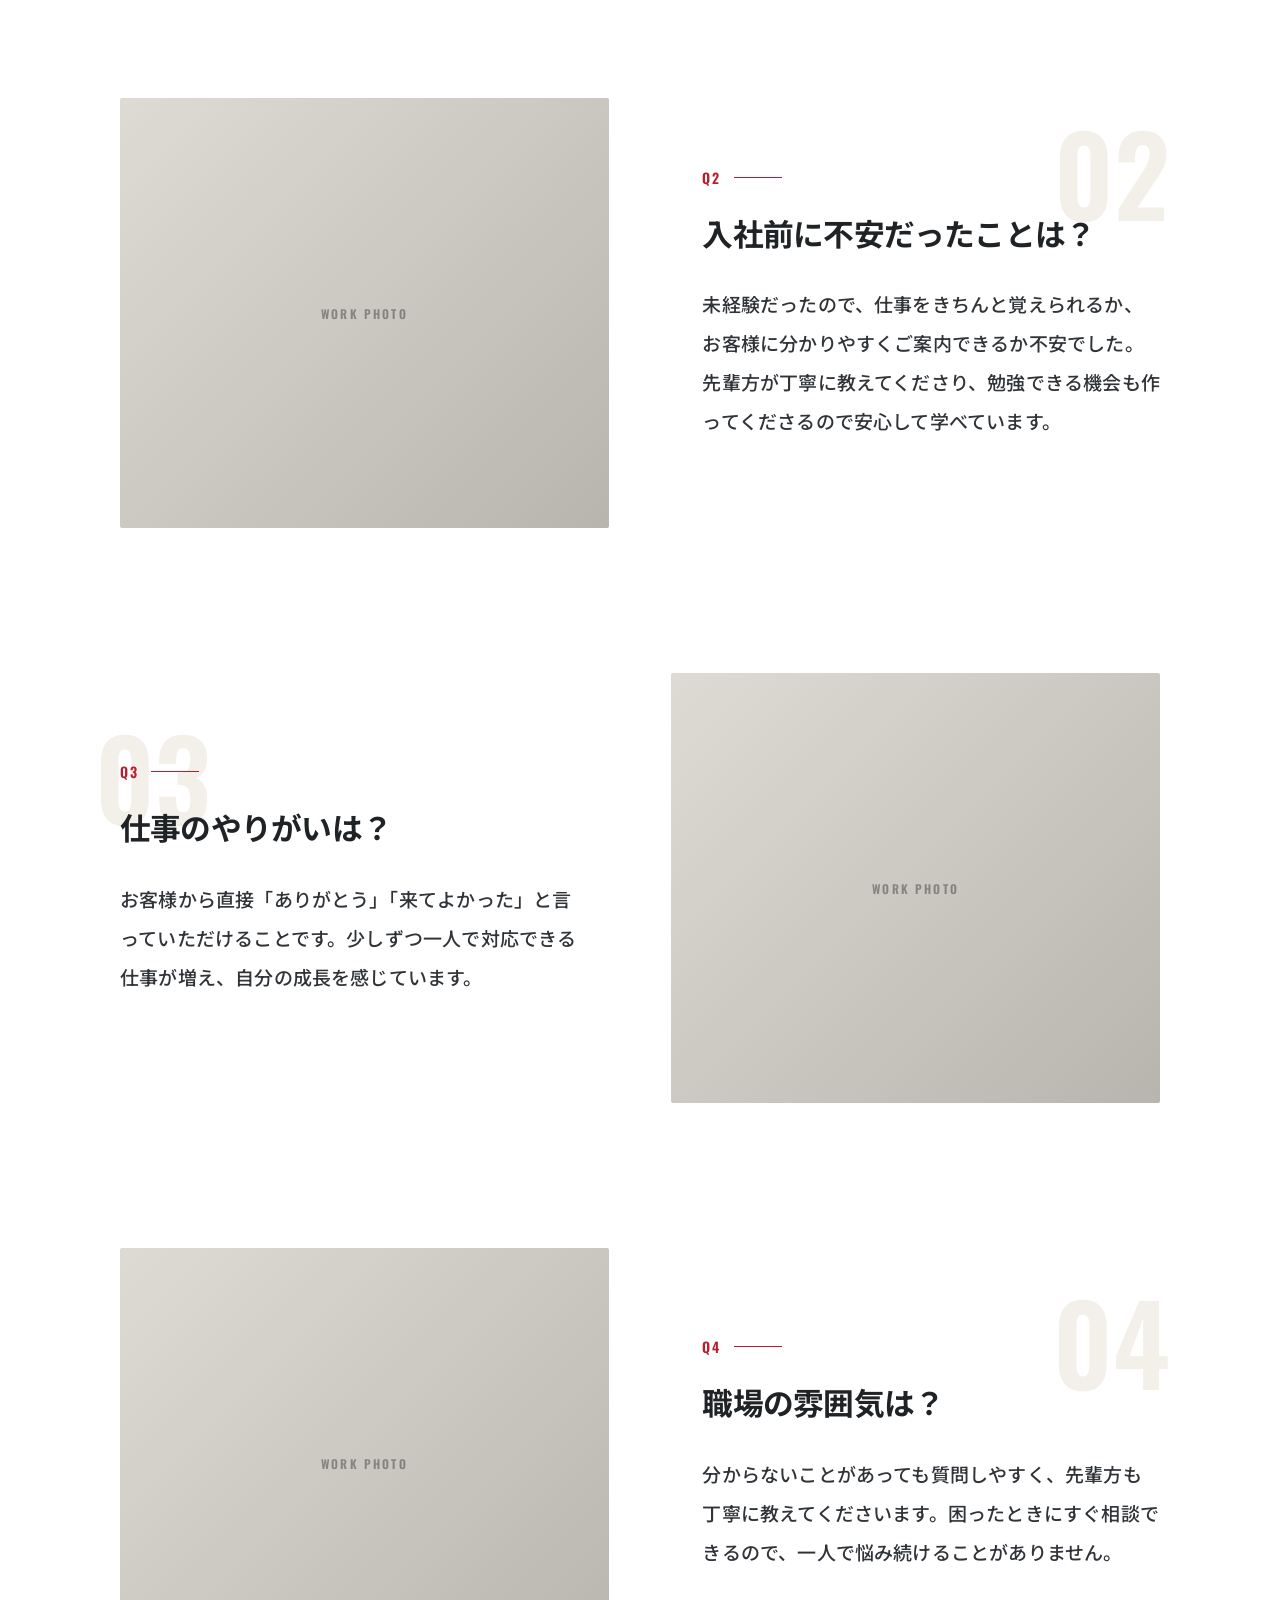
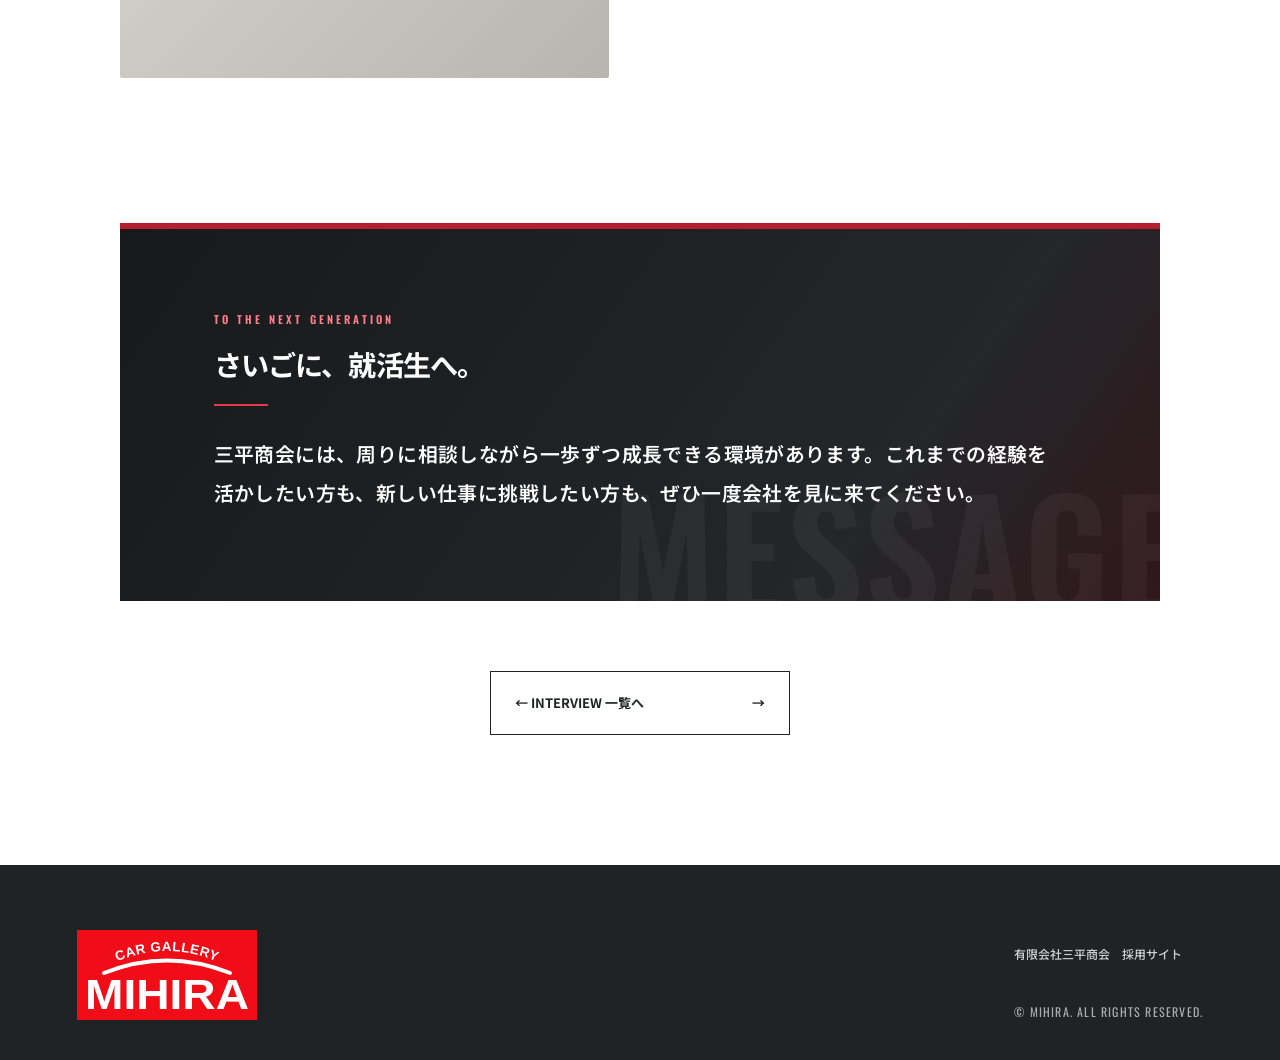
<file: people/docomo-my.html>
<!doctype html><html lang="ja"><head><meta charset="utf-8"><meta name="viewport" content="width=device-width,initial-scale=1"><title>社員インタビュー｜有限会社三平商会 採用サイト</title><link rel="stylesheet" href="../assets/css/style.css"></head><body><header class="header"><a class="logo" href="../"><span class="logo-mark">M</span><span>三平商会<small>RECRUITING SITE</small></span></a><button class="menu" aria-label="メニューを開く" aria-expanded="false"><span></span><span></span><span></span></button><nav class="nav"><a href="../company/">会社を知る</a><a href="../about/">5分でわかる</a><a href="../work/">仕事を知る</a><a href="../people/">仲間を知る</a><a href="../factory-tour/">環境を知る</a><a href="../jobs/">募集職種</a><a class="entry" href="../entry/">ENTRY <b>→</b></a></nav></header><main class="subpage"><section class="interview-hero"><div class="interview-hero-photo placeholder"><span>MAIN PORTRAIT</span></div><div class="interview-hero-copy"><p class="interview-no">INTERVIEW 05</p><p class="interview-role">DOCOMO SHOP</p><h1>ドコモショップ<br><strong>M・Yさん</strong></h1><span class="hero-deco">PEOPLE</span></div></section><section class="section interview-detail"><div class="interview-title"><p>INTERVIEW</p><h2>未経験から一歩ずつ。<br>できることが増えるのが嬉しい。</h2><strong>ドコモショップ M・Yさん</strong></div><article class=""><div><small>Q1</small><h3>三平商会への入社を決めた理由は？</h3><p>お客様と直接関わり、人の役に立てる仕事がしたいと思っていました。研修制度が充実していて、未経験からでも安心して仕事を始められる環境が整っていることに魅力を感じました。</p></div><div class="placeholder"><span>WORK PHOTO</span></div></article><article class="flip"><div><small>Q2</small><h3>入社前に不安だったことは？</h3><p>未経験だったので、仕事をきちんと覚えられるか、お客様に分かりやすくご案内できるか不安でした。先輩方が丁寧に教えてくださり、勉強できる機会も作ってくださるので安心して学べています。</p></div><div class="placeholder"><span>WORK PHOTO</span></div></article><article class=""><div><small>Q3</small><h3>仕事のやりがいは？</h3><p>お客様から直接「ありがとう」「来てよかった」と言っていただけることです。少しずつ一人で対応できる仕事が増え、自分の成長を感じています。</p></div><div class="placeholder"><span>WORK PHOTO</span></div></article><article class="flip"><div><small>Q4</small><h3>職場の雰囲気は？</h3><p>分からないことがあっても質問しやすく、先輩方も丁寧に教えてくださいます。困ったときにすぐ相談できるので、一人で悩み続けることがありません。</p></div><div class="placeholder"><span>WORK PHOTO</span></div></article><div class="message"><p>MESSAGE</p><h2>さいごに、就活生へ。</h2><p>三平商会には、周りに相談しながら一歩ずつ成長できる環境があります。これまでの経験を活かしたい方も、新しい仕事に挑戦したい方も、ぜひ一度会社を見に来てください。</p></div><div class="interview-back"><a href="./">← INTERVIEW 一覧へ <span>→</span></a></div></section></main><footer><div class="logo footer-logo"><span class="logo-mark">M</span><span>三平商会<small>RECRUITING SITE</small></span></div><p>有限会社三平商会　採用サイト</p><small>© MIHIRA. ALL RIGHTS RESERVED.</small></footer><script src="../assets/js/main.js"></script></body></html>
</file>
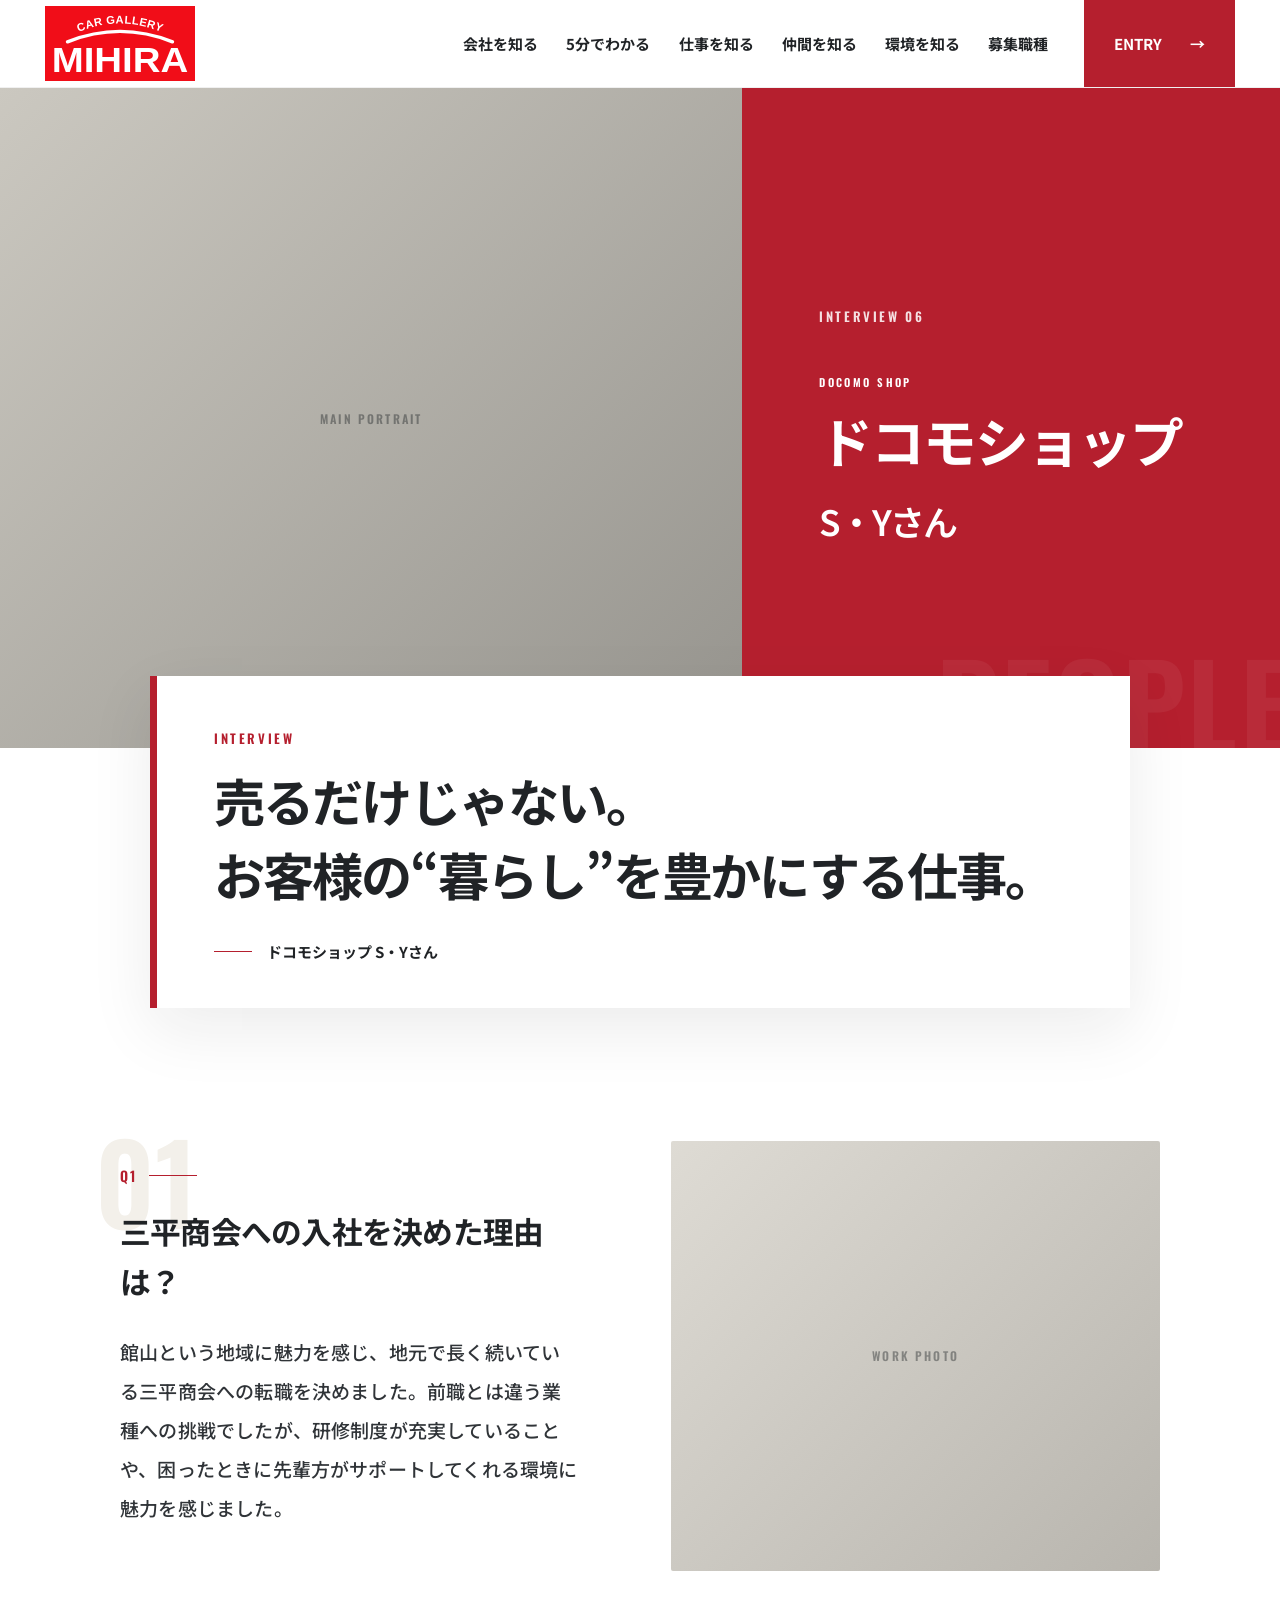
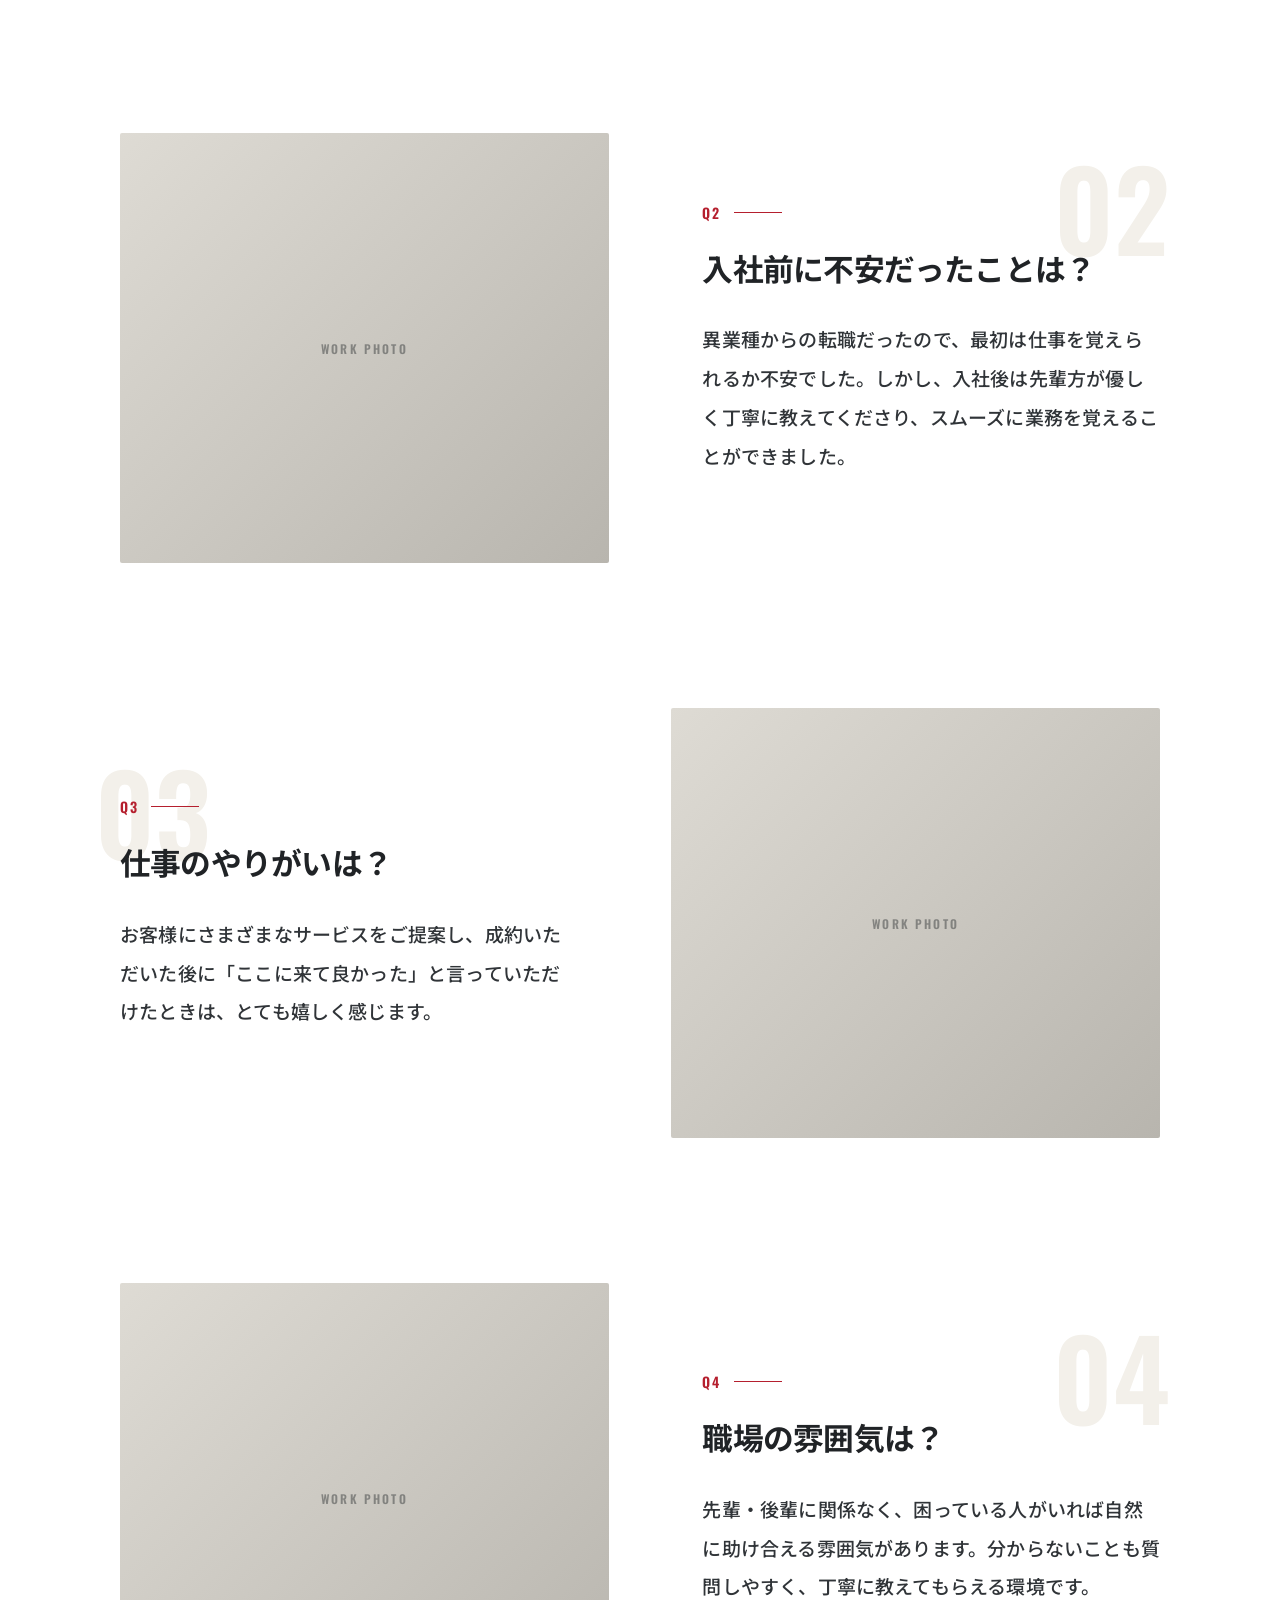
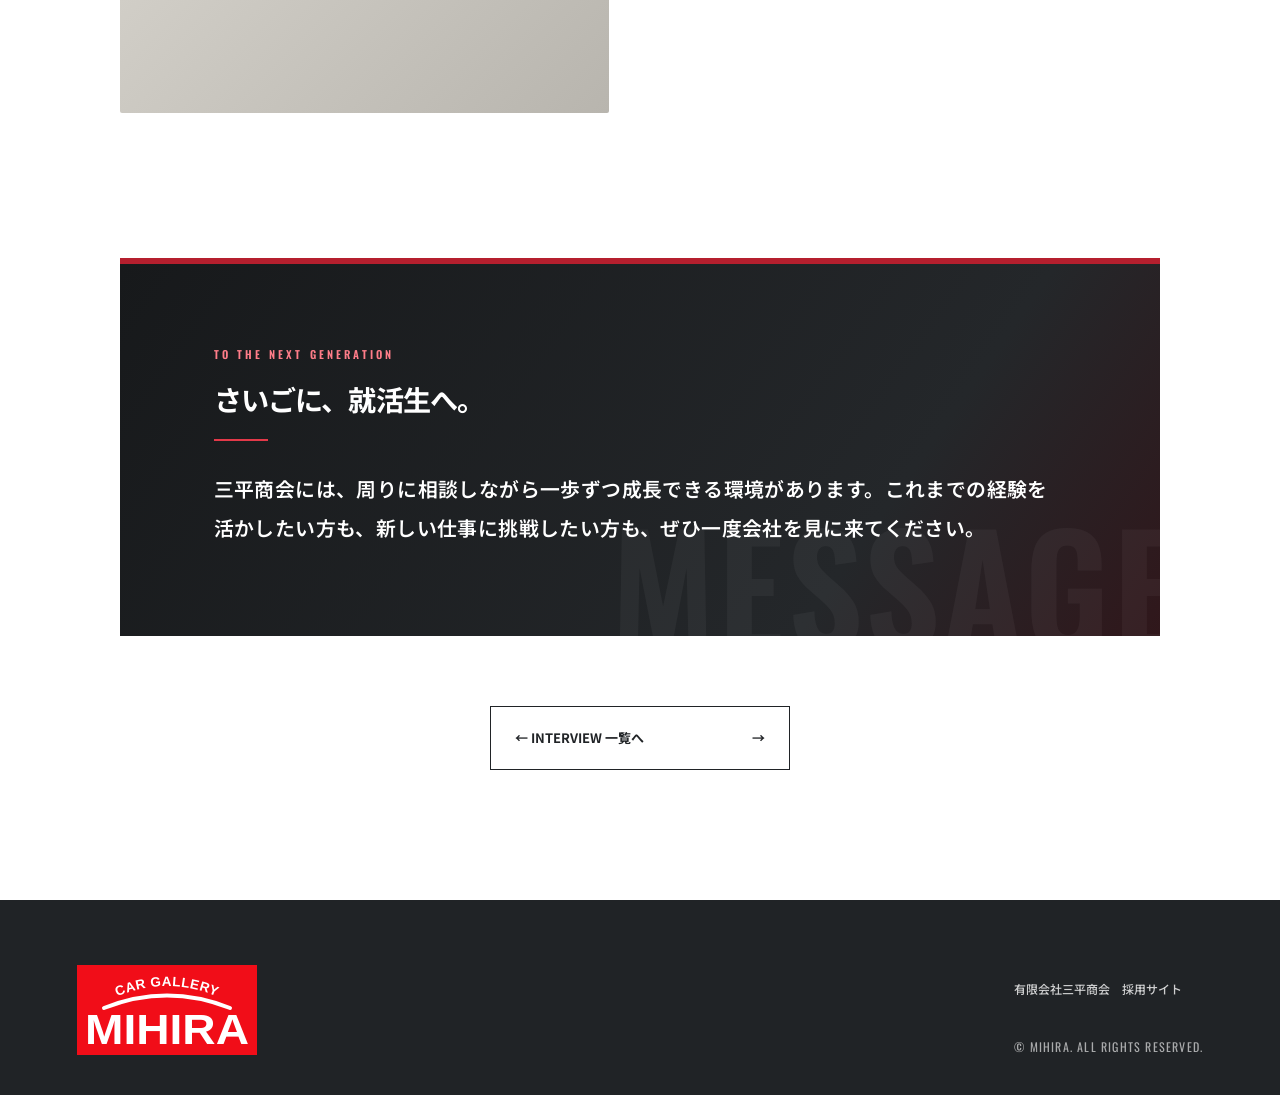
<file: people/docomo-sy.html>
<!doctype html><html lang="ja"><head><meta charset="utf-8"><meta name="viewport" content="width=device-width,initial-scale=1"><title>社員インタビュー｜有限会社三平商会 採用サイト</title><link rel="stylesheet" href="../assets/css/style.css"></head><body><header class="header"><a class="logo" href="../"><span class="logo-mark">M</span><span>三平商会<small>RECRUITING SITE</small></span></a><button class="menu" aria-label="メニューを開く" aria-expanded="false"><span></span><span></span><span></span></button><nav class="nav"><a href="../company/">会社を知る</a><a href="../about/">5分でわかる</a><a href="../work/">仕事を知る</a><a href="../people/">仲間を知る</a><a href="../factory-tour/">環境を知る</a><a href="../jobs/">募集職種</a><a class="entry" href="../entry/">ENTRY <b>→</b></a></nav></header><main class="subpage"><section class="interview-hero"><div class="interview-hero-photo placeholder"><span>MAIN PORTRAIT</span></div><div class="interview-hero-copy"><p class="interview-no">INTERVIEW 06</p><p class="interview-role">DOCOMO SHOP</p><h1>ドコモショップ<br><strong>S・Yさん</strong></h1><span class="hero-deco">PEOPLE</span></div></section><section class="section interview-detail"><div class="interview-title"><p>INTERVIEW</p><h2>売るだけじゃない。<br>お客様の“暮らし”を豊かにする仕事。</h2><strong>ドコモショップ S・Yさん</strong></div><article class=""><div><small>Q1</small><h3>三平商会への入社を決めた理由は？</h3><p>館山という地域に魅力を感じ、地元で長く続いている三平商会への転職を決めました。前職とは違う業種への挑戦でしたが、研修制度が充実していることや、困ったときに先輩方がサポートしてくれる環境に魅力を感じました。</p></div><div class="placeholder"><span>WORK PHOTO</span></div></article><article class="flip"><div><small>Q2</small><h3>入社前に不安だったことは？</h3><p>異業種からの転職だったので、最初は仕事を覚えられるか不安でした。しかし、入社後は先輩方が優しく丁寧に教えてくださり、スムーズに業務を覚えることができました。</p></div><div class="placeholder"><span>WORK PHOTO</span></div></article><article class=""><div><small>Q3</small><h3>仕事のやりがいは？</h3><p>お客様にさまざまなサービスをご提案し、成約いただいた後に「ここに来て良かった」と言っていただけたときは、とても嬉しく感じます。</p></div><div class="placeholder"><span>WORK PHOTO</span></div></article><article class="flip"><div><small>Q4</small><h3>職場の雰囲気は？</h3><p>先輩・後輩に関係なく、困っている人がいれば自然に助け合える雰囲気があります。分からないことも質問しやすく、丁寧に教えてもらえる環境です。</p></div><div class="placeholder"><span>WORK PHOTO</span></div></article><div class="message"><p>MESSAGE</p><h2>さいごに、就活生へ。</h2><p>三平商会には、周りに相談しながら一歩ずつ成長できる環境があります。これまでの経験を活かしたい方も、新しい仕事に挑戦したい方も、ぜひ一度会社を見に来てください。</p></div><div class="interview-back"><a href="./">← INTERVIEW 一覧へ <span>→</span></a></div></section></main><footer><div class="logo footer-logo"><span class="logo-mark">M</span><span>三平商会<small>RECRUITING SITE</small></span></div><p>有限会社三平商会　採用サイト</p><small>© MIHIRA. ALL RIGHTS RESERVED.</small></footer><script src="../assets/js/main.js"></script></body></html>
</file>
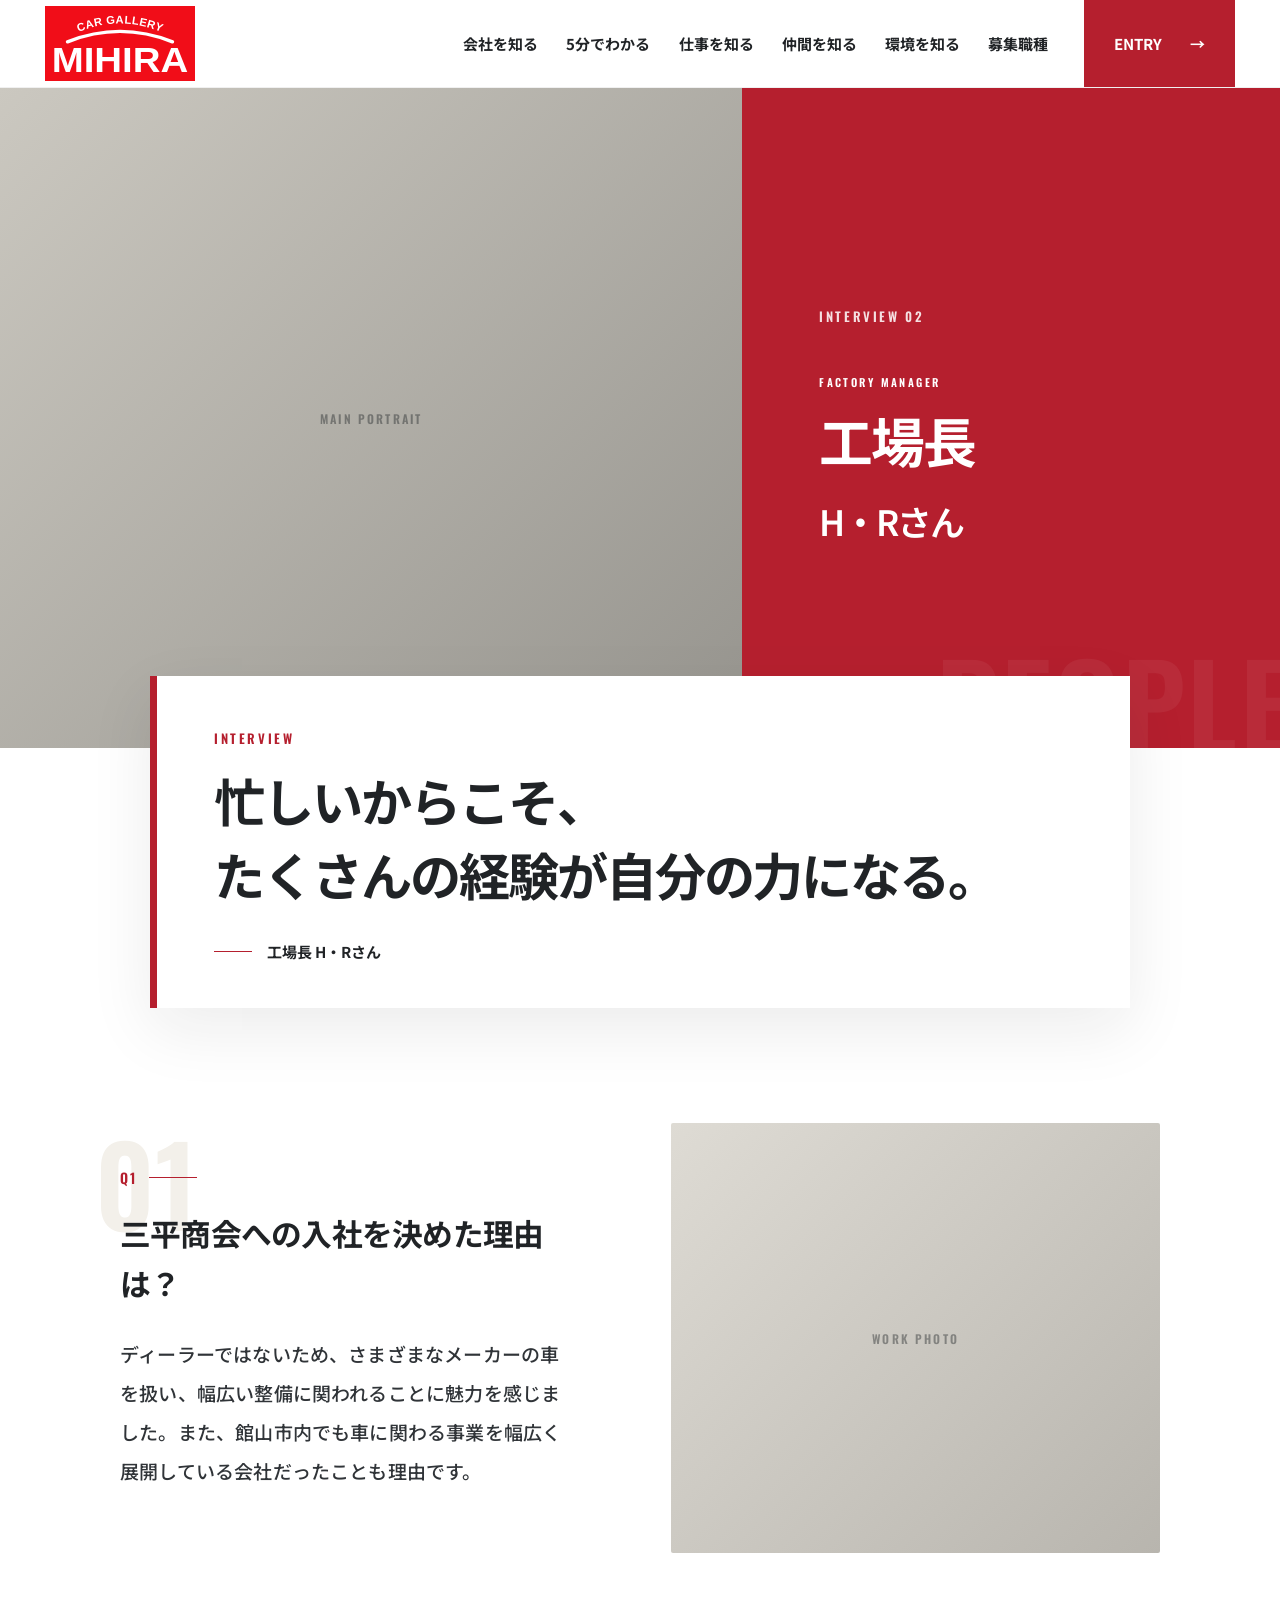
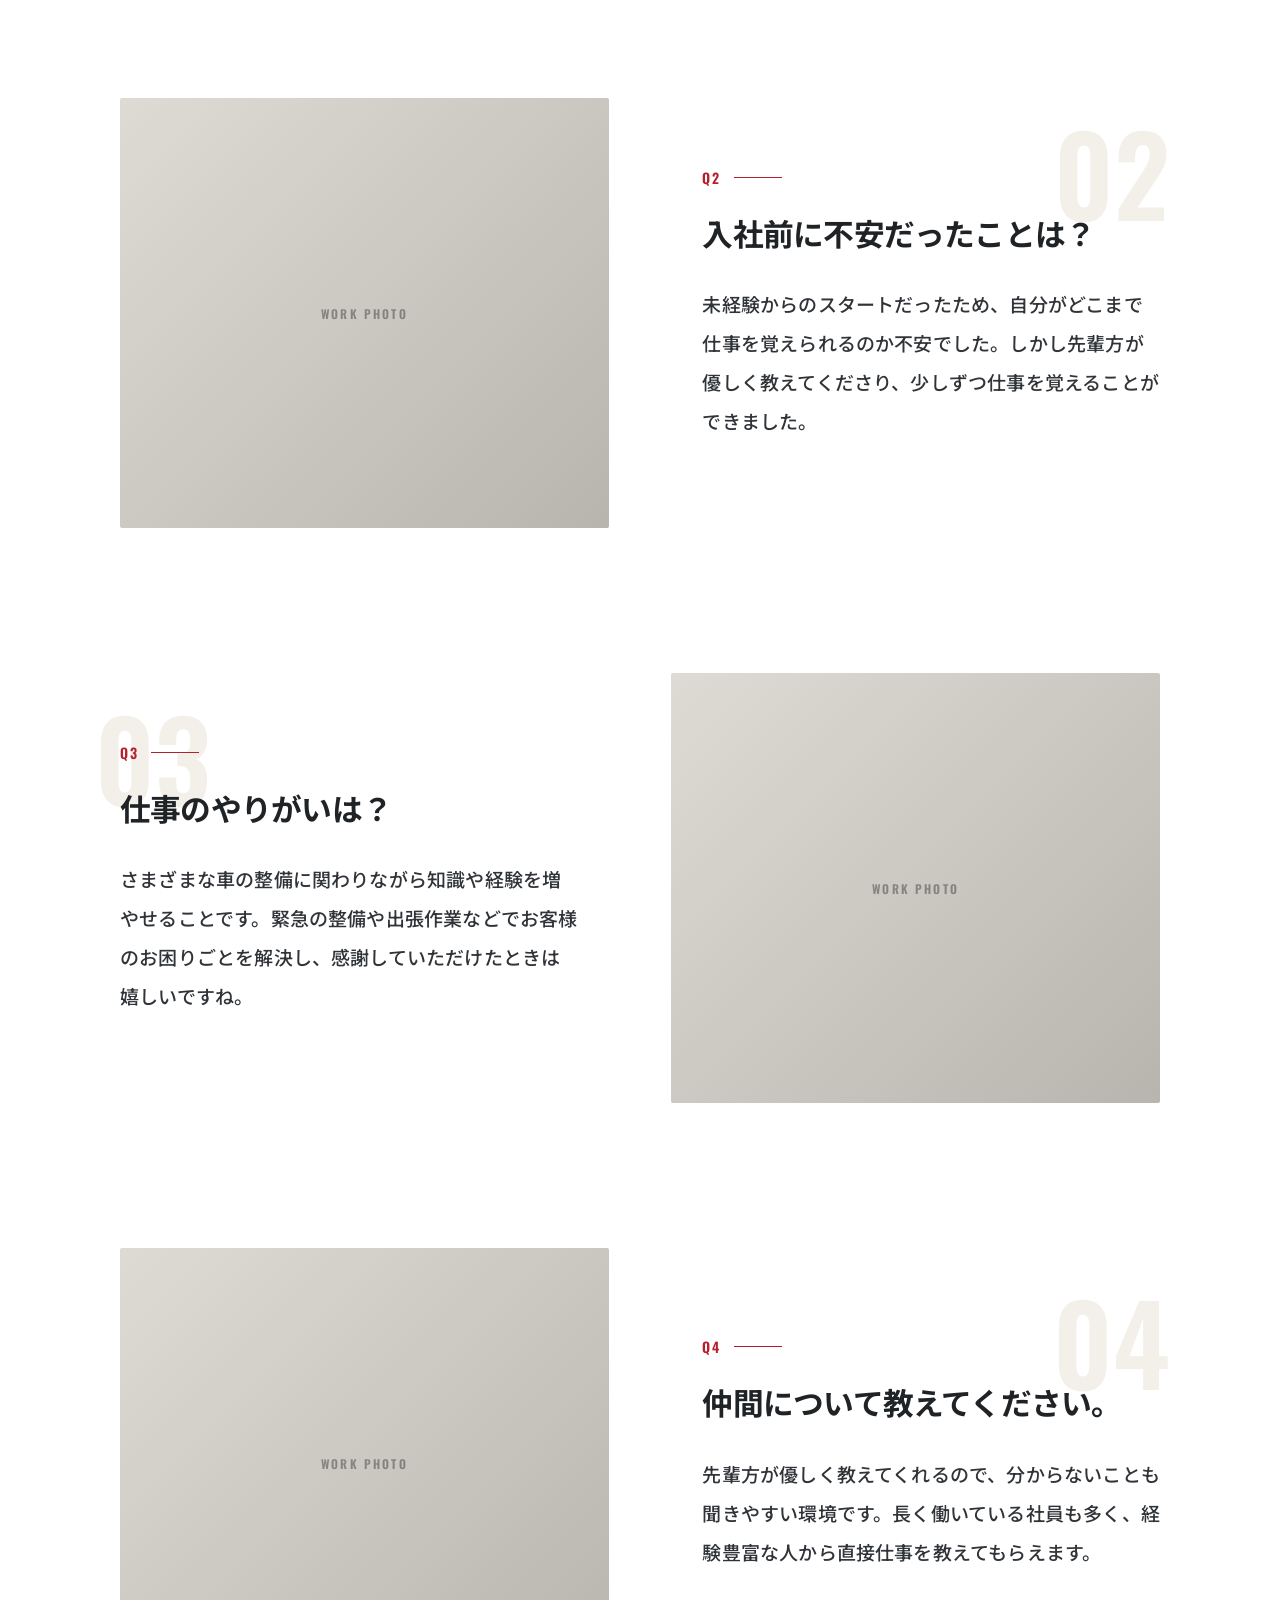
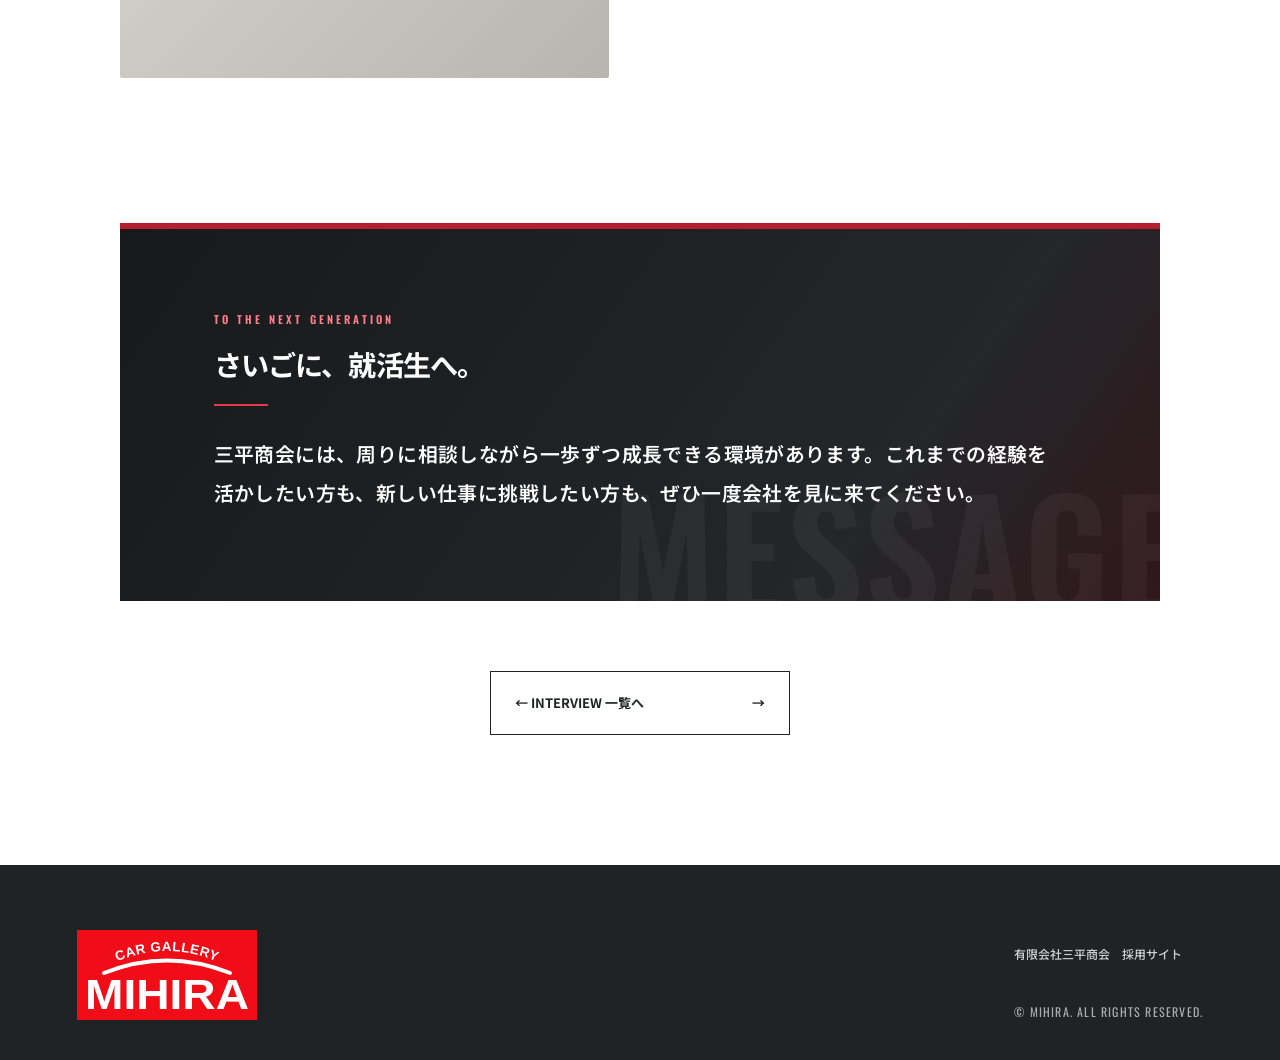
<file: people/factory-hr.html>
<!doctype html><html lang="ja"><head><meta charset="utf-8"><meta name="viewport" content="width=device-width,initial-scale=1"><title>社員インタビュー｜有限会社三平商会 採用サイト</title><link rel="stylesheet" href="../assets/css/style.css"></head><body><header class="header"><a class="logo" href="../"><span class="logo-mark">M</span><span>三平商会<small>RECRUITING SITE</small></span></a><button class="menu" aria-label="メニューを開く" aria-expanded="false"><span></span><span></span><span></span></button><nav class="nav"><a href="../company/">会社を知る</a><a href="../about/">5分でわかる</a><a href="../work/">仕事を知る</a><a href="../people/">仲間を知る</a><a href="../factory-tour/">環境を知る</a><a href="../jobs/">募集職種</a><a class="entry" href="../entry/">ENTRY <b>→</b></a></nav></header><main class="subpage"><section class="interview-hero"><div class="interview-hero-photo placeholder"><span>MAIN PORTRAIT</span></div><div class="interview-hero-copy"><p class="interview-no">INTERVIEW 02</p><p class="interview-role">FACTORY MANAGER</p><h1>工場長<br><strong>H・Rさん</strong></h1><span class="hero-deco">PEOPLE</span></div></section><section class="section interview-detail"><div class="interview-title"><p>INTERVIEW</p><h2>忙しいからこそ、<br>たくさんの経験が自分の力になる。</h2><strong>工場長 H・Rさん</strong></div><article class=""><div><small>Q1</small><h3>三平商会への入社を決めた理由は？</h3><p>ディーラーではないため、さまざまなメーカーの車を扱い、幅広い整備に関われることに魅力を感じました。また、館山市内でも車に関わる事業を幅広く展開している会社だったことも理由です。</p></div><div class="placeholder"><span>WORK PHOTO</span></div></article><article class="flip"><div><small>Q2</small><h3>入社前に不安だったことは？</h3><p>未経験からのスタートだったため、自分がどこまで仕事を覚えられるのか不安でした。しかし先輩方が優しく教えてくださり、少しずつ仕事を覚えることができました。</p></div><div class="placeholder"><span>WORK PHOTO</span></div></article><article class=""><div><small>Q3</small><h3>仕事のやりがいは？</h3><p>さまざまな車の整備に関わりながら知識や経験を増やせることです。緊急の整備や出張作業などでお客様のお困りごとを解決し、感謝していただけたときは嬉しいですね。</p></div><div class="placeholder"><span>WORK PHOTO</span></div></article><article class="flip"><div><small>Q4</small><h3>仲間について教えてください。</h3><p>先輩方が優しく教えてくれるので、分からないことも聞きやすい環境です。長く働いている社員も多く、経験豊富な人から直接仕事を教えてもらえます。</p></div><div class="placeholder"><span>WORK PHOTO</span></div></article><div class="message"><p>MESSAGE</p><h2>さいごに、就活生へ。</h2><p>三平商会には、周りに相談しながら一歩ずつ成長できる環境があります。これまでの経験を活かしたい方も、新しい仕事に挑戦したい方も、ぜひ一度会社を見に来てください。</p></div><div class="interview-back"><a href="./">← INTERVIEW 一覧へ <span>→</span></a></div></section></main><footer><div class="logo footer-logo"><span class="logo-mark">M</span><span>三平商会<small>RECRUITING SITE</small></span></div><p>有限会社三平商会　採用サイト</p><small>© MIHIRA. ALL RIGHTS RESERVED.</small></footer><script src="../assets/js/main.js"></script></body></html>
</file>
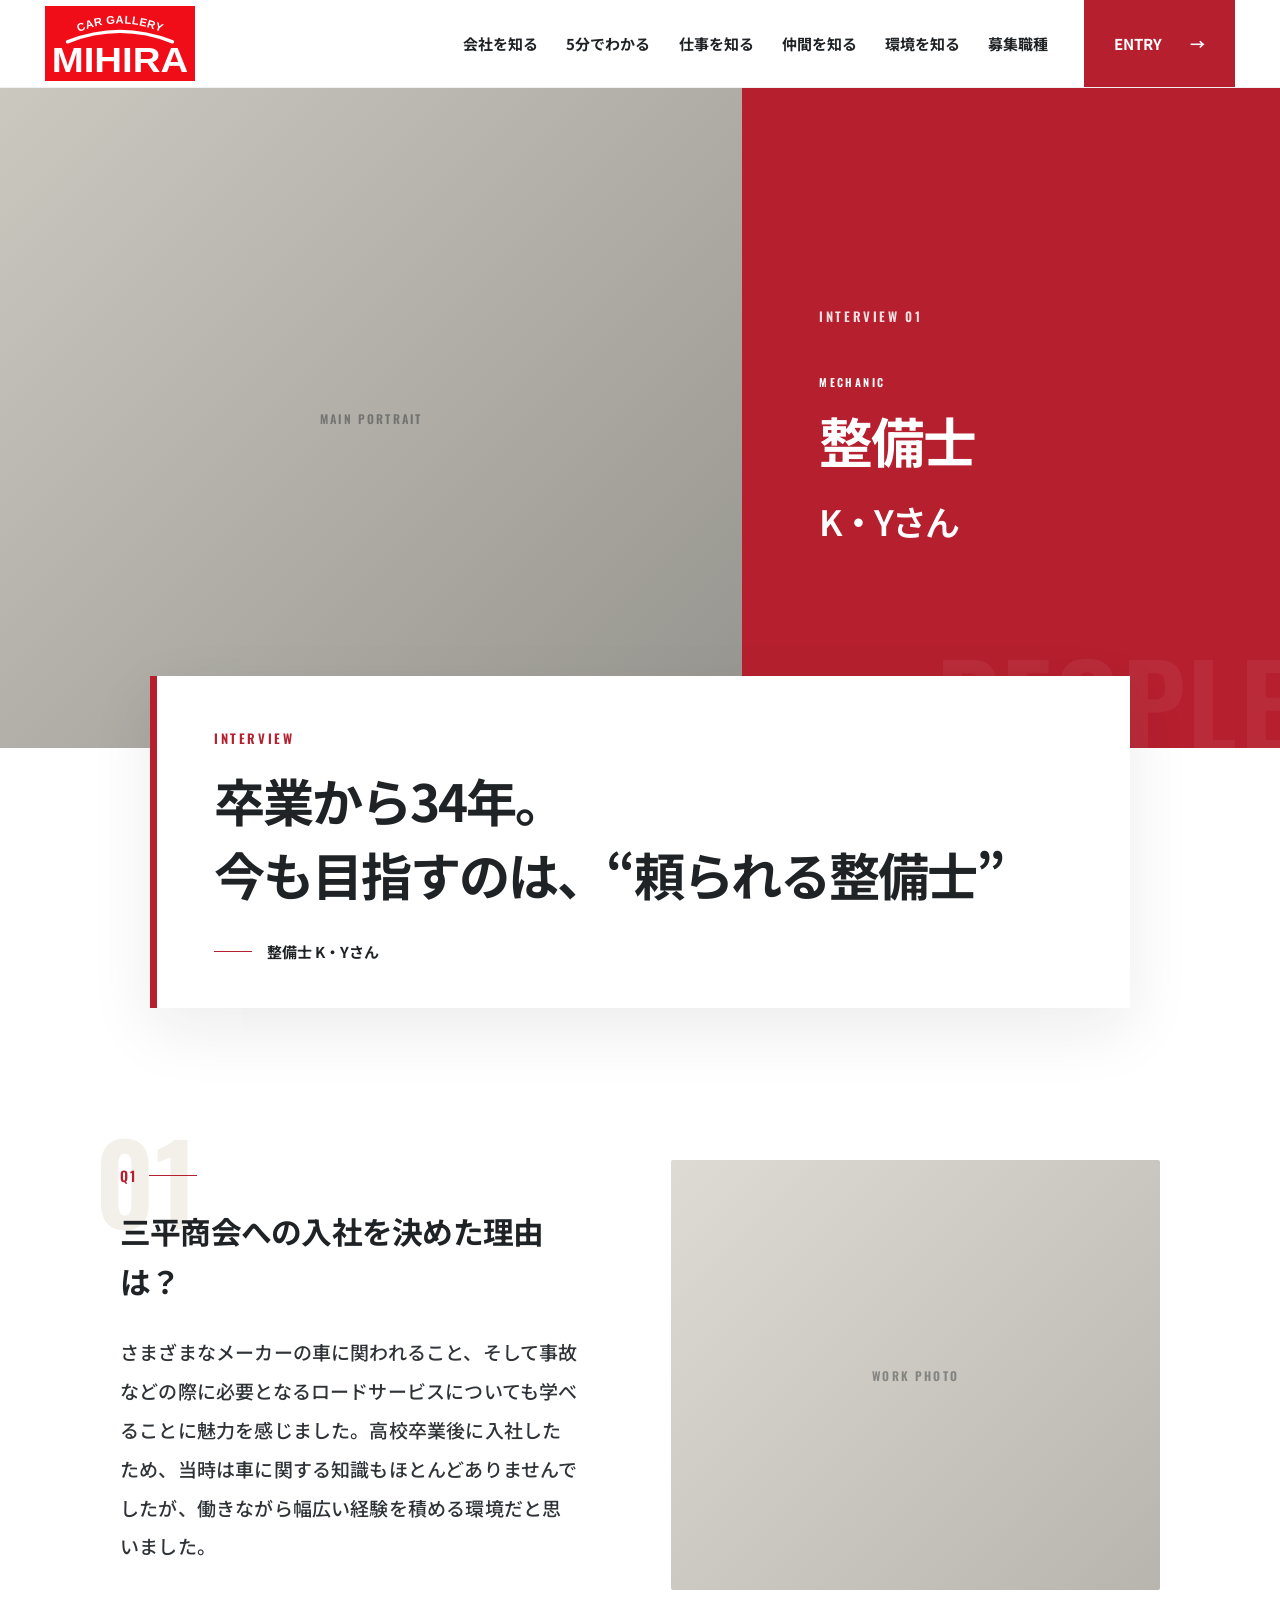
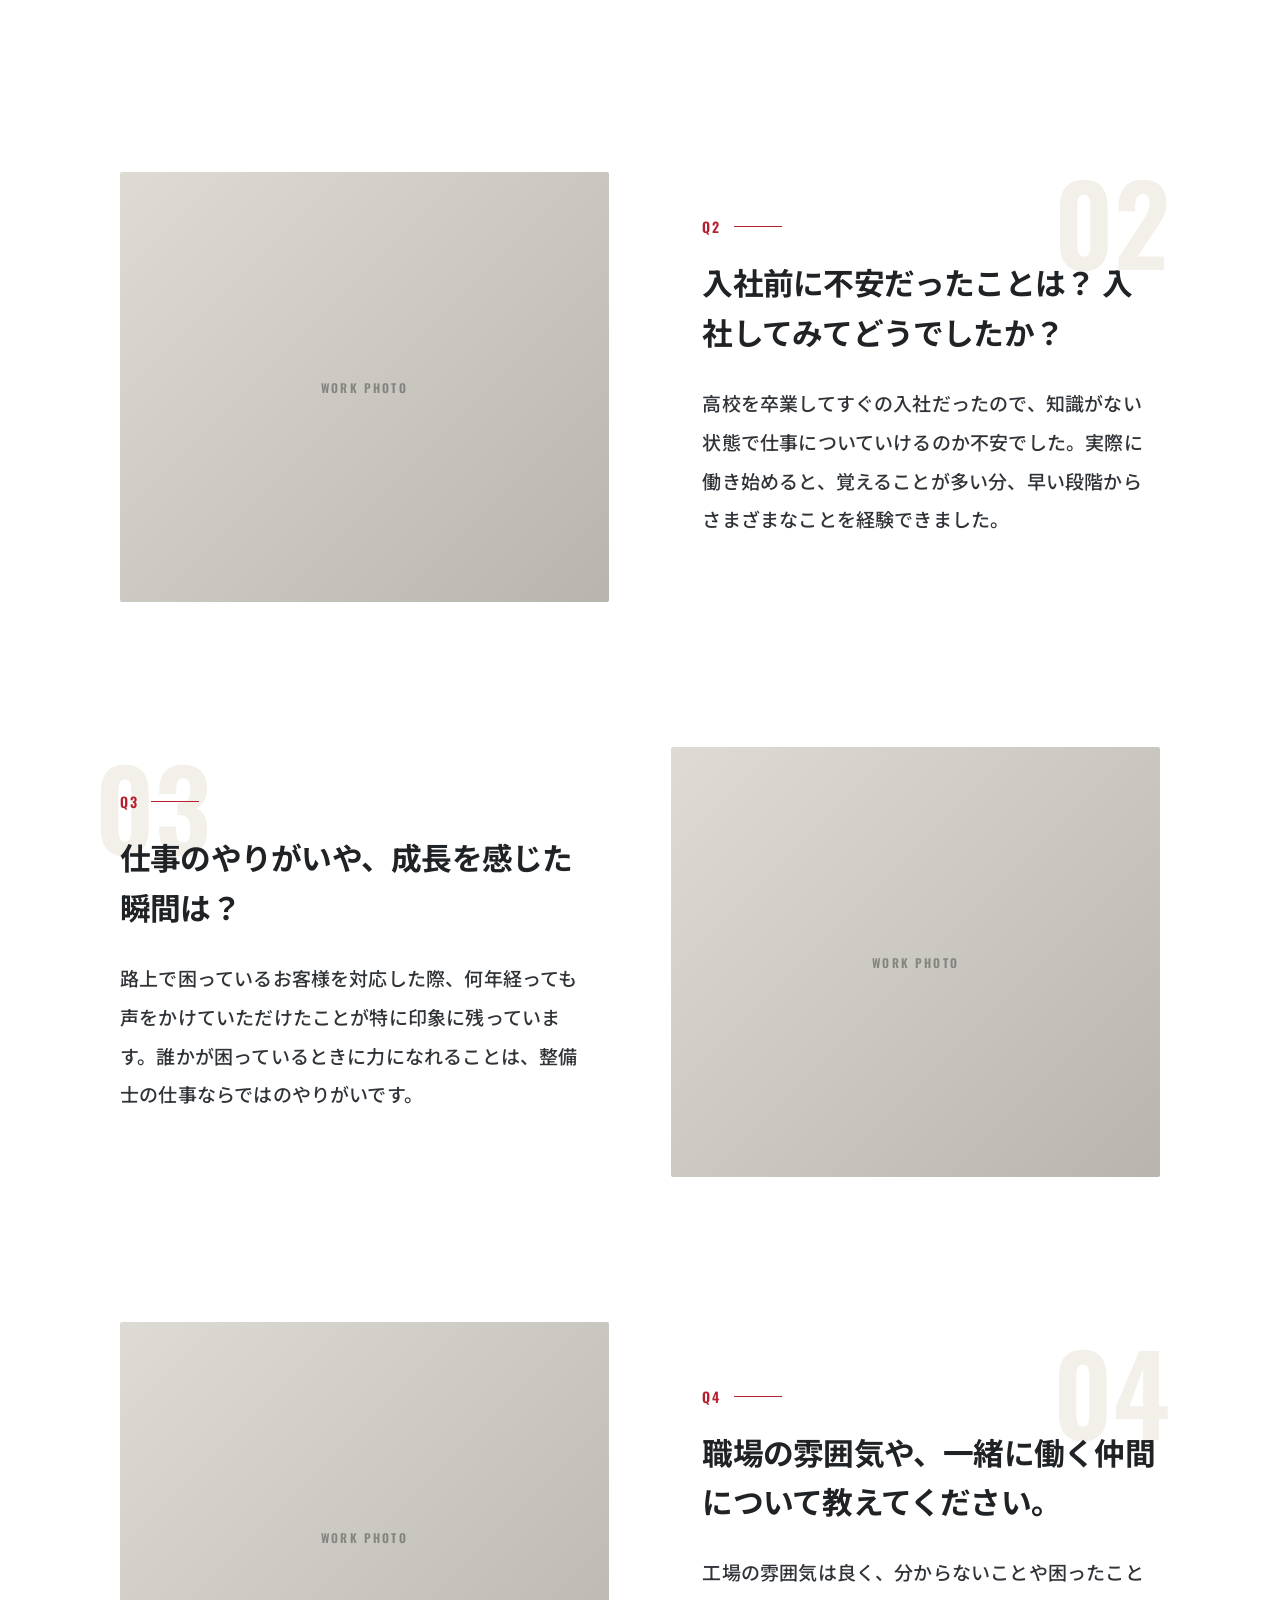
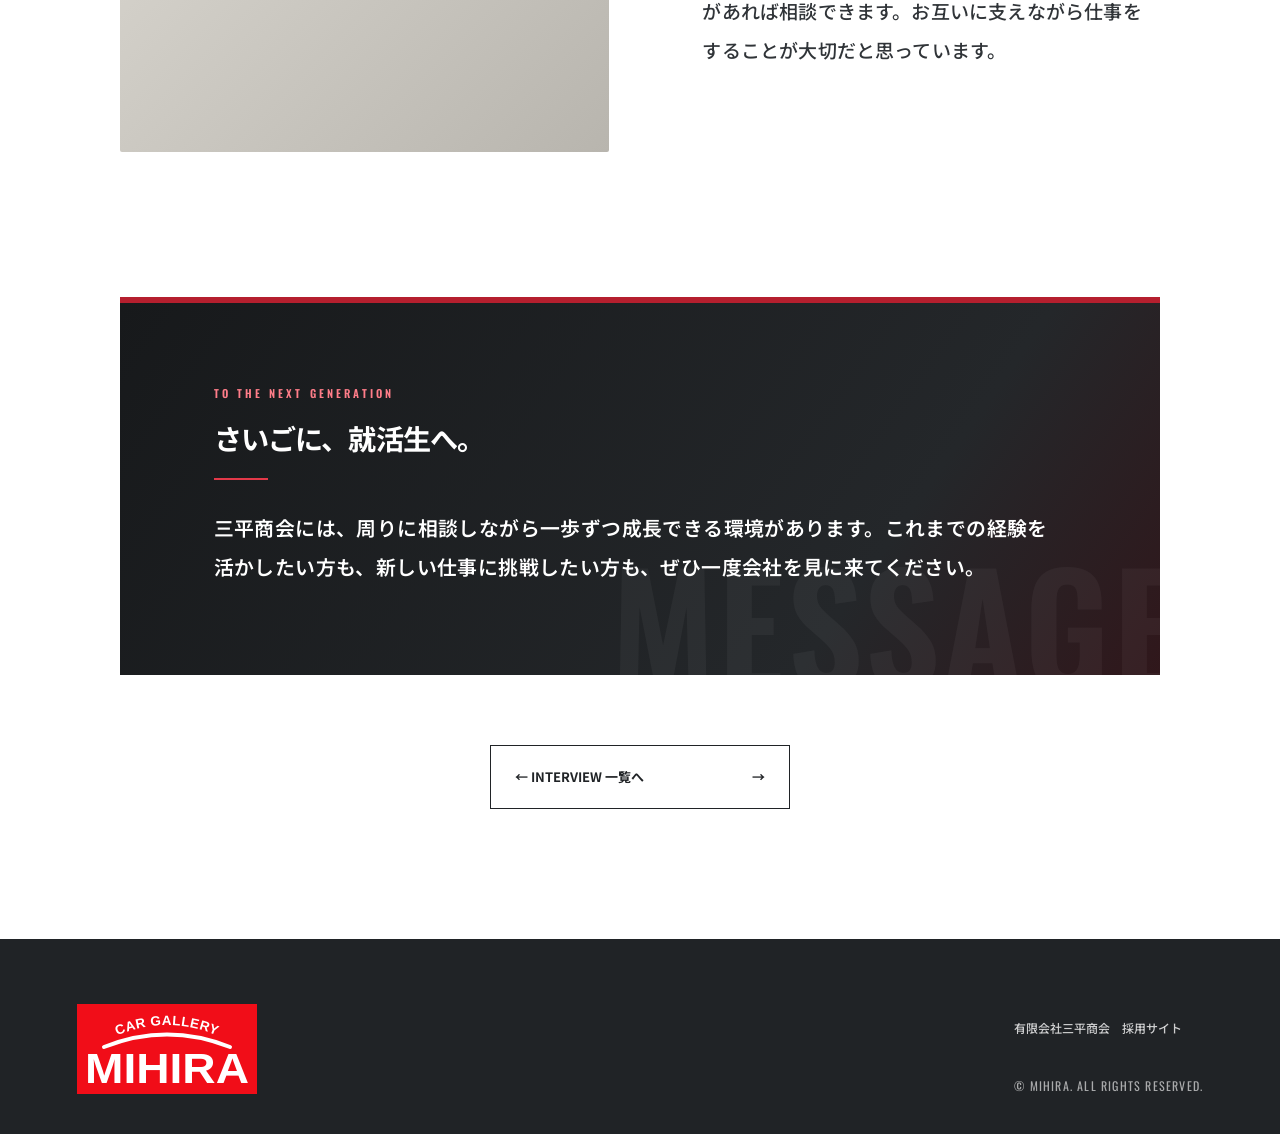
<file: people/mechanic-ky.html>
<!doctype html><html lang="ja"><head><meta charset="utf-8"><meta name="viewport" content="width=device-width,initial-scale=1"><title>社員インタビュー｜有限会社三平商会 採用サイト</title><link rel="stylesheet" href="../assets/css/style.css"></head><body><header class="header"><a class="logo" href="../"><span class="logo-mark">M</span><span>三平商会<small>RECRUITING SITE</small></span></a><button class="menu" aria-label="メニューを開く" aria-expanded="false"><span></span><span></span><span></span></button><nav class="nav"><a href="../company/">会社を知る</a><a href="../about/">5分でわかる</a><a href="../work/">仕事を知る</a><a href="../people/">仲間を知る</a><a href="../factory-tour/">環境を知る</a><a href="../jobs/">募集職種</a><a class="entry" href="../entry/">ENTRY <b>→</b></a></nav></header><main class="subpage"><section class="interview-hero"><div class="interview-hero-photo placeholder"><span>MAIN PORTRAIT</span></div><div class="interview-hero-copy"><p class="interview-no">INTERVIEW 01</p><p class="interview-role">MECHANIC</p><h1>整備士<br><strong>K・Yさん</strong></h1><span class="hero-deco">PEOPLE</span></div></section><section class="section interview-detail"><div class="interview-title"><p>INTERVIEW</p><h2>卒業から34年。<br>今も目指すのは、“頼られる整備士”</h2><strong>整備士 K・Yさん</strong></div><article class=""><div><small>Q1</small><h3>三平商会への入社を決めた理由は？</h3><p>さまざまなメーカーの車に関われること、そして事故などの際に必要となるロードサービスについても学べることに魅力を感じました。高校卒業後に入社したため、当時は車に関する知識もほとんどありませんでしたが、働きながら幅広い経験を積める環境だと思いました。</p></div><div class="placeholder"><span>WORK PHOTO</span></div></article><article class="flip"><div><small>Q2</small><h3>入社前に不安だったことは？ 入社してみてどうでしたか？</h3><p>高校を卒業してすぐの入社だったので、知識がない状態で仕事についていけるのか不安でした。実際に働き始めると、覚えることが多い分、早い段階からさまざまなことを経験できました。</p></div><div class="placeholder"><span>WORK PHOTO</span></div></article><article class=""><div><small>Q3</small><h3>仕事のやりがいや、成長を感じた瞬間は？</h3><p>路上で困っているお客様を対応した際、何年経っても声をかけていただけたことが特に印象に残っています。誰かが困っているときに力になれることは、整備士の仕事ならではのやりがいです。</p></div><div class="placeholder"><span>WORK PHOTO</span></div></article><article class="flip"><div><small>Q4</small><h3>職場の雰囲気や、一緒に働く仲間について教えてください。</h3><p>工場の雰囲気は良く、分からないことや困ったことがあれば相談できます。お互いに支えながら仕事をすることが大切だと思っています。</p></div><div class="placeholder"><span>WORK PHOTO</span></div></article><div class="message"><p>MESSAGE</p><h2>さいごに、就活生へ。</h2><p>三平商会には、周りに相談しながら一歩ずつ成長できる環境があります。これまでの経験を活かしたい方も、新しい仕事に挑戦したい方も、ぜひ一度会社を見に来てください。</p></div><div class="interview-back"><a href="./">← INTERVIEW 一覧へ <span>→</span></a></div></section></main><footer><div class="logo footer-logo"><span class="logo-mark">M</span><span>三平商会<small>RECRUITING SITE</small></span></div><p>有限会社三平商会　採用サイト</p><small>© MIHIRA. ALL RIGHTS RESERVED.</small></footer><script src="../assets/js/main.js"></script></body></html>
</file>
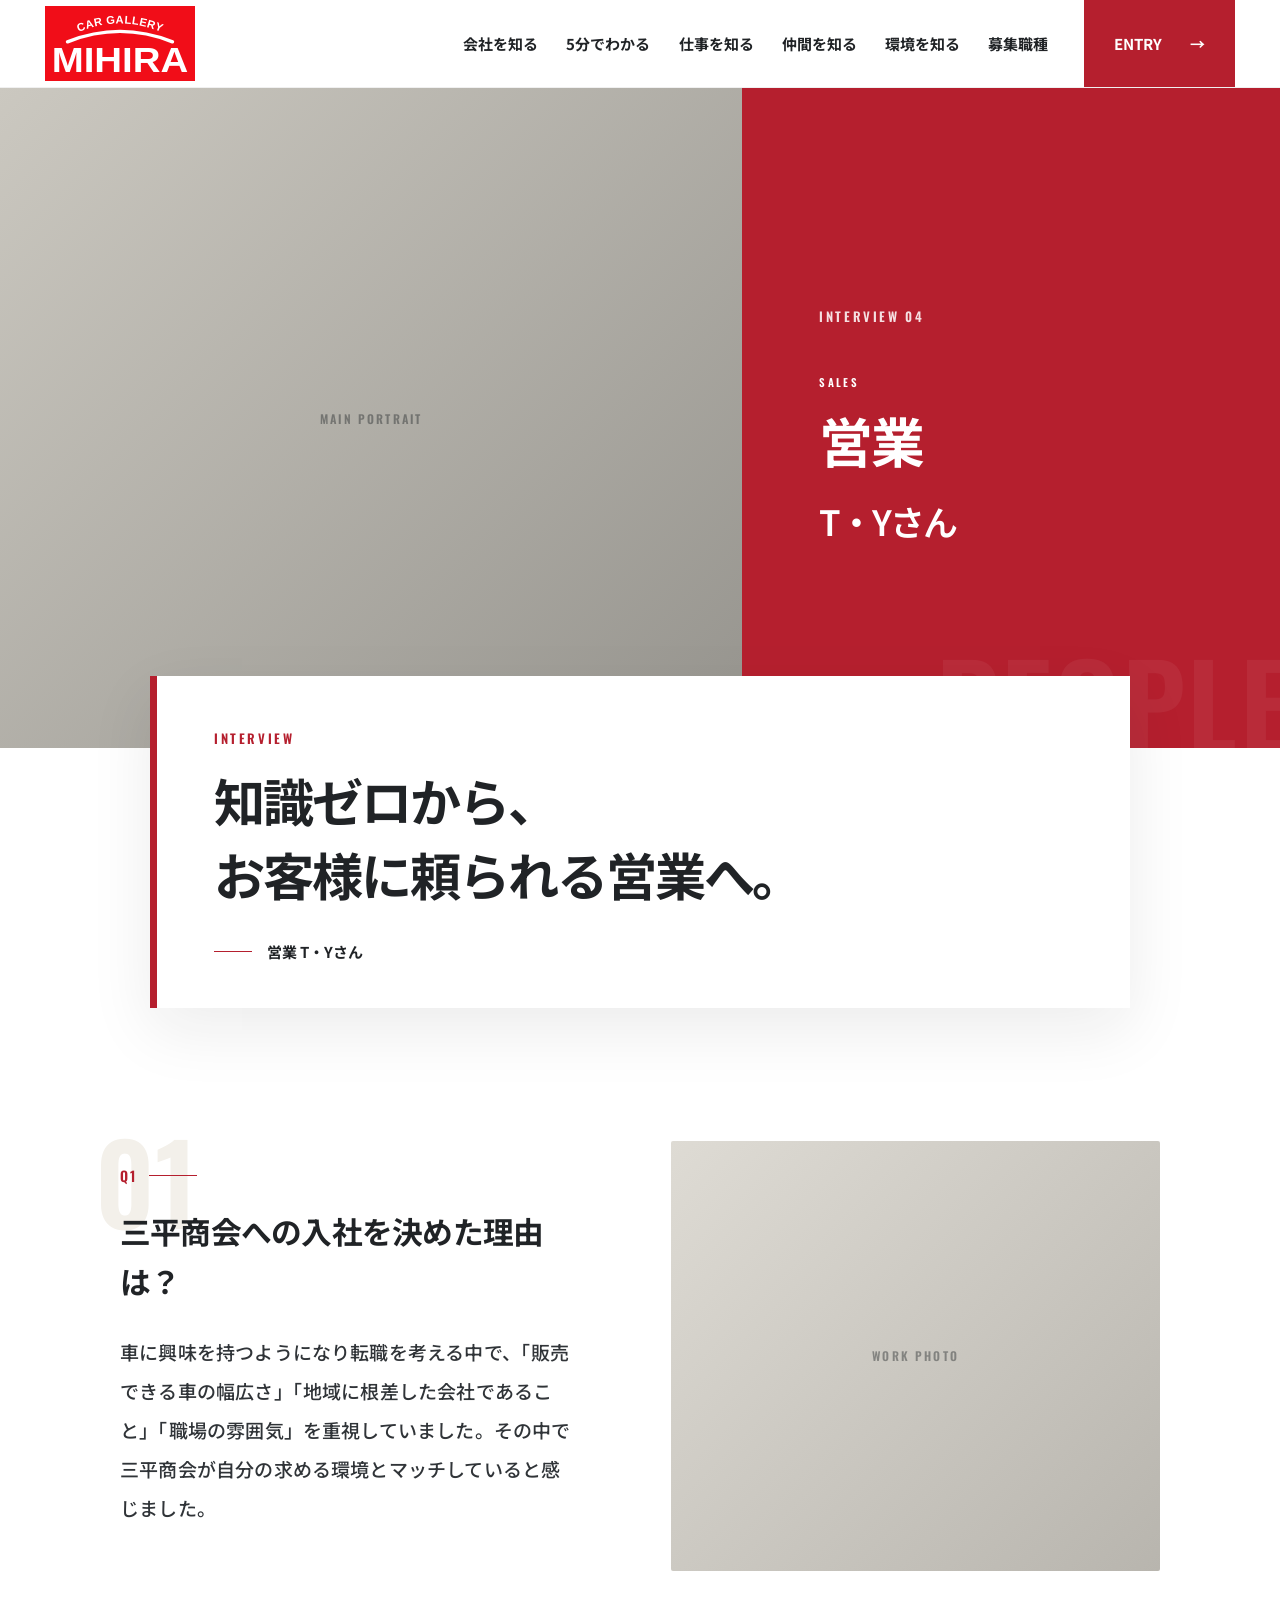
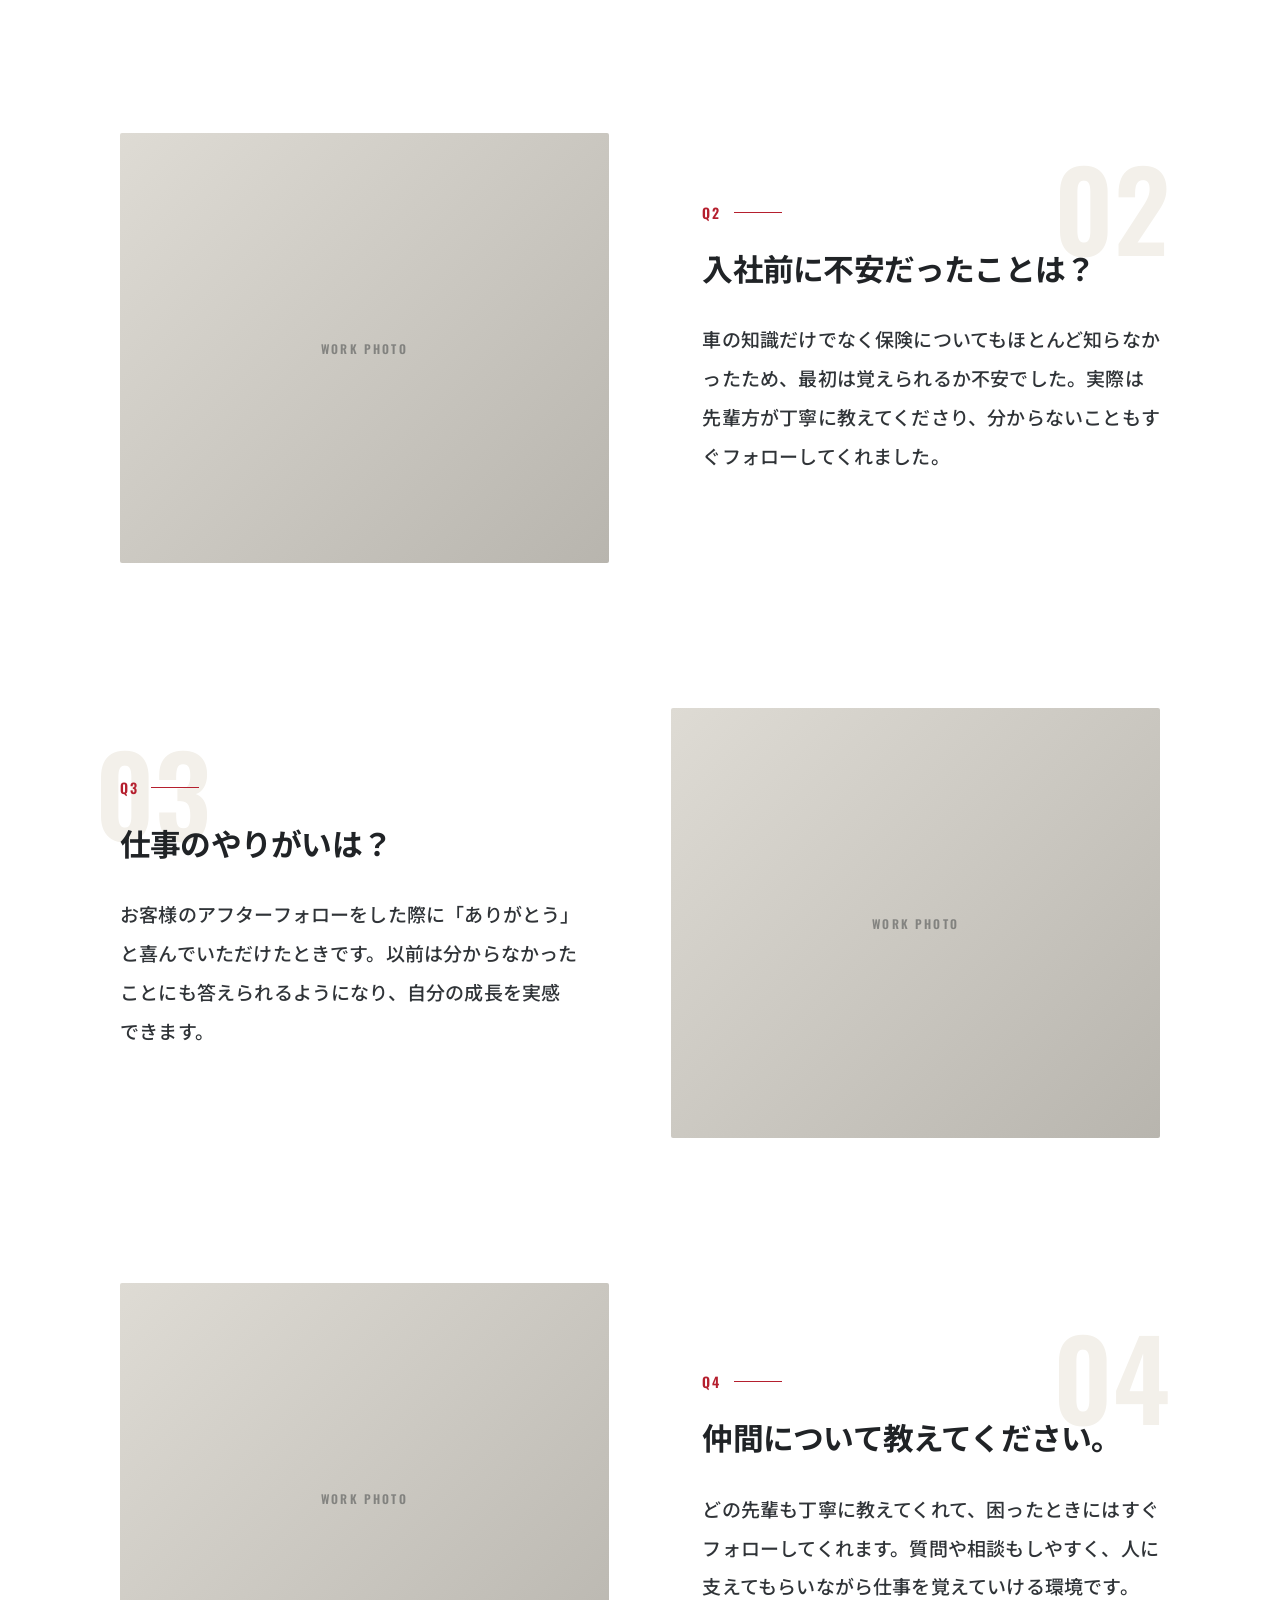
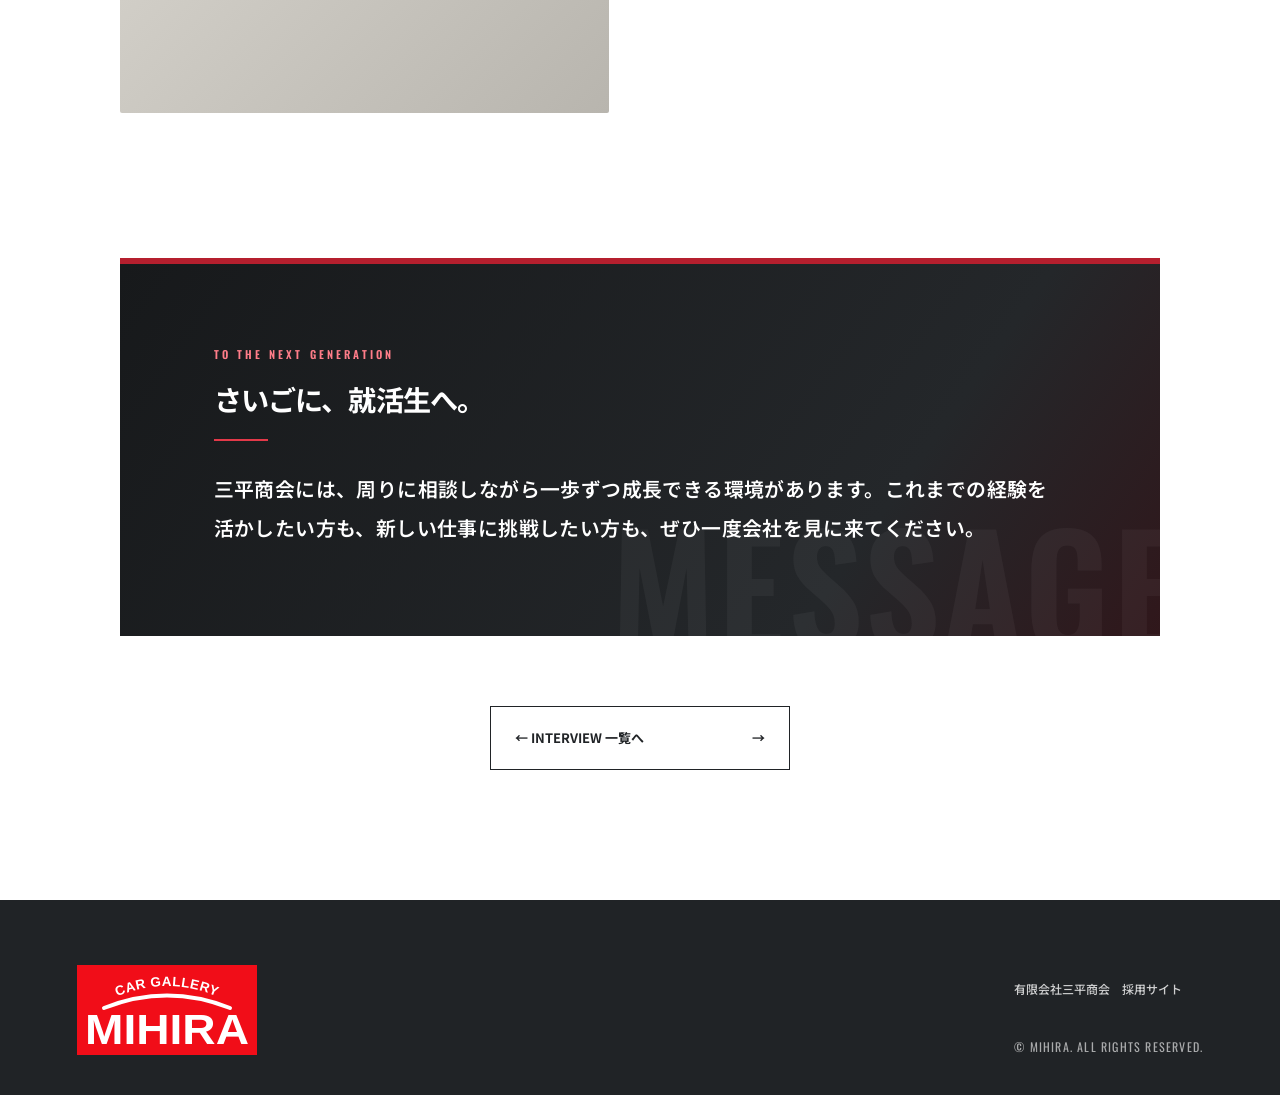
<file: people/sales-ty.html>
<!doctype html><html lang="ja"><head><meta charset="utf-8"><meta name="viewport" content="width=device-width,initial-scale=1"><title>社員インタビュー｜有限会社三平商会 採用サイト</title><link rel="stylesheet" href="../assets/css/style.css"></head><body><header class="header"><a class="logo" href="../"><span class="logo-mark">M</span><span>三平商会<small>RECRUITING SITE</small></span></a><button class="menu" aria-label="メニューを開く" aria-expanded="false"><span></span><span></span><span></span></button><nav class="nav"><a href="../company/">会社を知る</a><a href="../about/">5分でわかる</a><a href="../work/">仕事を知る</a><a href="../people/">仲間を知る</a><a href="../factory-tour/">環境を知る</a><a href="../jobs/">募集職種</a><a class="entry" href="../entry/">ENTRY <b>→</b></a></nav></header><main class="subpage"><section class="interview-hero"><div class="interview-hero-photo placeholder"><span>MAIN PORTRAIT</span></div><div class="interview-hero-copy"><p class="interview-no">INTERVIEW 04</p><p class="interview-role">SALES</p><h1>営業<br><strong>T・Yさん</strong></h1><span class="hero-deco">PEOPLE</span></div></section><section class="section interview-detail"><div class="interview-title"><p>INTERVIEW</p><h2>知識ゼロから、<br>お客様に頼られる営業へ。</h2><strong>営業 T・Yさん</strong></div><article class=""><div><small>Q1</small><h3>三平商会への入社を決めた理由は？</h3><p>車に興味を持つようになり転職を考える中で、「販売できる車の幅広さ」「地域に根差した会社であること」「職場の雰囲気」を重視していました。その中で三平商会が自分の求める環境とマッチしていると感じました。</p></div><div class="placeholder"><span>WORK PHOTO</span></div></article><article class="flip"><div><small>Q2</small><h3>入社前に不安だったことは？</h3><p>車の知識だけでなく保険についてもほとんど知らなかったため、最初は覚えられるか不安でした。実際は先輩方が丁寧に教えてくださり、分からないこともすぐフォローしてくれました。</p></div><div class="placeholder"><span>WORK PHOTO</span></div></article><article class=""><div><small>Q3</small><h3>仕事のやりがいは？</h3><p>お客様のアフターフォローをした際に「ありがとう」と喜んでいただけたときです。以前は分からなかったことにも答えられるようになり、自分の成長を実感できます。</p></div><div class="placeholder"><span>WORK PHOTO</span></div></article><article class="flip"><div><small>Q4</small><h3>仲間について教えてください。</h3><p>どの先輩も丁寧に教えてくれて、困ったときにはすぐフォローしてくれます。質問や相談もしやすく、人に支えてもらいながら仕事を覚えていける環境です。</p></div><div class="placeholder"><span>WORK PHOTO</span></div></article><div class="message"><p>MESSAGE</p><h2>さいごに、就活生へ。</h2><p>三平商会には、周りに相談しながら一歩ずつ成長できる環境があります。これまでの経験を活かしたい方も、新しい仕事に挑戦したい方も、ぜひ一度会社を見に来てください。</p></div><div class="interview-back"><a href="./">← INTERVIEW 一覧へ <span>→</span></a></div></section></main><footer><div class="logo footer-logo"><span class="logo-mark">M</span><span>三平商会<small>RECRUITING SITE</small></span></div><p>有限会社三平商会　採用サイト</p><small>© MIHIRA. ALL RIGHTS RESERVED.</small></footer><script src="../assets/js/main.js"></script></body></html>
</file>
<file: assets/css/style.css>
@import url('https://fonts.googleapis.com/css2?family=Noto+Sans+JP:wght@400;500;600;700;800;900&family=Oswald:wght@500;600&display=swap');
:root{--red:#b51f2e;--red2:#8f1723;--ink:#202326;--muted:#72777c;--cream:#f4f1eb;--line:#ddd9d2}
*{box-sizing:border-box}html{scroll-behavior:smooth}body{margin:0;color:var(--ink);font-family:"Noto Sans JP",sans-serif;background:#fff}a{color:inherit;text-decoration:none}.header{height:88px;display:flex;align-items:center;padding:0 3.5vw;position:fixed;top:0;left:0;right:0;z-index:20;background:rgba(255,255,255,.94);backdrop-filter:blur(12px);border-bottom:1px solid rgba(0,0,0,.06)}.logo{display:flex;align-items:center;gap:12px;font-weight:800;line-height:1.05;font-size:20px}.logo small{display:block;font:500 9px/1.4 Oswald,sans-serif;letter-spacing:.18em;margin-top:5px}.logo-mark{display:grid;place-items:center;width:40px;height:40px;background:var(--red);color:white;font:600 23px Oswald;transform:skew(-8deg)}.nav{margin-left:auto;display:flex;align-items:center;height:100%;gap:2.2vw;font-size:13px;font-weight:600}.nav a:not(.entry):hover{color:var(--red)}.entry{height:100%;padding:0 30px;background:var(--red);color:white;display:flex;gap:28px;align-items:center;margin-left:8px}.menu{display:none}.hero{height:min(900px,100vh);min-height:690px;padding-top:88px;position:relative;overflow:hidden;background:#eee}.hero-photo{position:absolute;inset:88px 0 0;background:linear-gradient(110deg,#d4d1ca,#9d9c98)}.placeholder{display:grid;place-items:center;background:linear-gradient(135deg,#dedbd4,#b8b5ae);overflow:hidden}.placeholder span{font:600 12px Oswald;letter-spacing:.18em;color:rgba(32,35,38,.42)}.hero-photo:after{content:"";position:absolute;inset:0;background:linear-gradient(90deg,rgba(0,0,0,.5),rgba(0,0,0,.05) 60%)}.hero-copy{position:absolute;left:7vw;top:50%;transform:translateY(-42%);color:white;z-index:2}.eyebrow,.section-head>p{font:600 12px Oswald;letter-spacing:.2em}.hero-copy h1{font-size:clamp(50px,6.2vw,96px);line-height:1.12;letter-spacing:-.04em;margin:20px 0 25px;font-weight:800}.hero-copy h1 em{font-style:normal;color:#fff;border-bottom:8px solid var(--red)}.hero-copy>p:last-child{font-size:18px;font-weight:600;letter-spacing:.06em}.scroll{position:absolute;right:4vw;bottom:35px;color:white;z-index:3;font:500 10px Oswald;letter-spacing:.2em;writing-mode:vertical-rl}.scroll i{display:block;height:55px;width:1px;background:white;margin:12px auto}.section{max-width:1180px;margin:auto;padding:130px 40px;position:relative}.number{position:absolute;right:40px;top:100px;font:600 70px Oswald;color:#eee}.section-head p{color:var(--red);margin:0 0 16px}.section-head h2{font-size:clamp(30px,3.5vw,52px);line-height:1.4;letter-spacing:-.035em;margin:0;font-weight:800}.section-head.center{text-align:center}.intro-grid{display:grid;grid-template-columns:1fr 1fr;gap:9%;align-items:center;margin-top:70px}.copy p{font-size:15px;line-height:2.15;margin:0 0 24px}.tall{height:540px}.text-link{display:inline-flex;align-items:center;gap:50px;border-bottom:1px solid var(--ink);padding:15px 0;font-weight:700;margin-top:15px}.text-link span{color:var(--red)}.discover{background:var(--cream);max-width:none;padding-left:max(40px,calc((100% - 1100px)/2));padding-right:max(40px,calc((100% - 1100px)/2))}.cards{display:grid;grid-template-columns:1fr 1fr;gap:28px;margin-top:65px}.card{background:white;position:relative;padding-bottom:26px;transition:.25s}.card:hover{transform:translateY(-5px)}.card .placeholder{height:290px}.card small,.card h3{margin-left:28px}.card small{font:600 10px Oswald;color:var(--red);letter-spacing:.18em;display:block;margin-top:23px}.card h3{font-size:19px;margin-top:7px;margin-bottom:0}.card>b{position:absolute;right:28px;bottom:29px;color:var(--red)}.business,.jobs{background:var(--red);color:white}.business .inner{padding-top:120px;padding-bottom:120px}.section-head.light p{color:#fff9;}.business-lead{line-height:2;margin:35px 0 60px;color:#fff}.business-list{display:grid;grid-template-columns:repeat(4,1fr);border-top:1px solid #ffffff55;border-bottom:1px solid #ffffff55}.business-list>div{padding:38px 24px;border-right:1px solid #ffffff55}.business-list>div:last-child{border:0}.business-list span{font:500 12px Oswald;color:#ffffff99}.business-list h3{font-size:21px;margin:45px 0 16px}.business-list p{font-size:13px;line-height:1.8;color:#ffffffc9}.interviews{margin-top:75px;display:grid;gap:90px}.interview{display:grid;grid-template-columns:55% 1fr;gap:7%;align-items:center}.interview.reverse{grid-template-columns:1fr 55%}.interview.reverse .portrait{order:2}.portrait{height:500px}.interview small{font:600 10px Oswald;letter-spacing:.16em;color:var(--red)}.interview h3{font-size:34px;line-height:1.55;margin:18px 0}.interview p{font-size:13px;color:var(--muted)}.interview a{font:600 11px Oswald;letter-spacing:.12em;display:inline-block;border-bottom:1px solid;padding:13px 0;margin-top:25px}.outline-button{display:flex;width:300px;justify-content:space-between;border:1px solid var(--ink);padding:20px 25px;margin:75px auto 0;font-weight:700;font-size:13px}.factory{height:720px;position:relative;color:white;overflow:hidden}.factory-bg{position:absolute;inset:0;background:linear-gradient(135deg,#5d5f60,#242627)}.factory-bg:after{content:"";position:absolute;inset:0;background:linear-gradient(90deg,rgba(0,0,0,.65),rgba(0,0,0,.1))}.factory-copy{position:absolute;left:max(7vw,calc((100% - 1100px)/2));top:50%;transform:translateY(-50%);max-width:530px}.factory-copy small{font:600 12px Oswald;letter-spacing:.2em}.factory-copy h2{font-size:52px;line-height:1.35;margin:18px 0 24px}.factory-copy p{line-height:2}.factory-copy a{display:flex;justify-content:space-between;background:white;color:var(--ink);padding:22px 28px;width:310px;margin-top:35px;font-weight:700}.factory-copy a span{color:var(--red)}.career{padding-top:120px;padding-bottom:140px}.steps{display:flex;align-items:center;justify-content:center;margin-top:75px}.steps>div{width:205px;min-height:170px;padding:25px;border:1px solid var(--line)}.steps>i{font-style:normal;color:var(--red);padding:15px}.steps small{font:500 10px Oswald;letter-spacing:.12em;color:var(--red)}.steps strong{display:block;font-size:25px;margin:22px 0 8px}.steps p{font-size:12px;margin:0;color:var(--muted)}.job-list{margin-top:55px;border-top:1px solid #ffffff55}.job-list a{display:grid;grid-template-columns:70px 1fr auto;align-items:center;padding:27px 10px;border-bottom:1px solid #ffffff55;transition:.2s}.job-list a:hover{padding-left:22px;background:#ffffff0d}.job-list span{font:500 11px Oswald;color:#ffffff99}.job-list strong{font-size:20px}.job-list b{font-size:22px}.cta{text-align:center;background:#f0ede7;padding:125px 30px}.cta>p{font:600 12px Oswald;letter-spacing:.2em;color:var(--red)}.cta h2{font-size:48px;line-height:1.4;margin:20px}.cta a{display:flex;justify-content:space-between;align-items:center;width:330px;background:var(--red);color:white;padding:23px 28px;margin:35px auto 0;font-weight:700}.cta a span{font-size:20px}footer{background:#202326;color:white;padding:65px 6vw 40px;display:grid;grid-template-columns:1fr auto;gap:25px;align-items:end}footer p{font-size:12px;color:#aaa}.footer-logo{grid-row:1/3}footer>small{font:400 9px Oswald;color:#777;letter-spacing:.1em}

@media(max-width:850px){
.header{height:70px;padding:0 20px}.logo{font-size:16px}.logo-mark{width:34px;height:34px}.menu{display:flex;flex-direction:column;justify-content:center;gap:5px;margin-left:auto;width:42px;height:42px;border:0;background:none;z-index:30}.menu span{display:block;width:24px;height:2px;background:var(--ink);transition:.2s}.menu.active span:nth-child(1){transform:translateY(7px) rotate(45deg)}.menu.active span:nth-child(2){opacity:0}.menu.active span:nth-child(3){transform:translateY(-7px) rotate(-45deg)}.nav{position:fixed;inset:70px 0 auto 0;height:calc(100vh - 70px);background:white;display:flex;flex-direction:column;align-items:stretch;gap:0;padding:20px 25px 40px;transform:translateX(100%);transition:.3s}.nav.open{transform:none}.nav a{padding:20px 5px;border-bottom:1px solid #eee;font-size:16px}.nav .entry{height:auto;margin:25px 0 0;padding:20px 22px;justify-content:space-between}.hero{padding-top:70px;height:760px;min-height:0}.hero-photo{inset:70px 0 0}.hero-copy{left:25px;right:25px;top:auto;bottom:100px;transform:none}.hero-copy h1{font-size:48px}.hero-copy h1 em{border-width:5px}.hero-copy>p:last-child{font-size:14px}.scroll{display:none}.section{padding:90px 24px}.number{font-size:45px;right:24px;top:65px}.section-head h2{font-size:31px}.intro-grid{grid-template-columns:1fr;margin-top:45px;gap:45px}.intro-grid .photo{order:-1}.tall{height:390px}.cards{grid-template-columns:1fr;gap:18px;margin-top:45px}.card .placeholder{height:220px}.business-list{grid-template-columns:1fr 1fr}.business-list>div{border-bottom:1px solid #ffffff55}.business-list h3{margin-top:25px}.interviews{gap:70px;margin-top:50px}.interview,.interview.reverse{grid-template-columns:1fr;gap:30px}.interview.reverse .portrait{order:0}.portrait{height:410px}.interview h3{font-size:29px}.factory{height:650px}.factory-copy{left:25px;right:25px}.factory-copy h2{font-size:38px}.factory-copy a{width:100%}.steps{flex-direction:column;align-items:stretch;margin-top:50px}.steps>div{width:100%;min-height:0}.steps>i{transform:rotate(90deg);align-self:center}.job-list a{grid-template-columns:45px 1fr auto}.job-list strong{font-size:16px}.cta{padding:90px 24px}.cta h2{font-size:36px}.cta a{width:100%;max-width:330px}footer{grid-template-columns:1fr}.footer-logo{grid-row:auto}
}
/* sub pages */
.subpage{padding-top:88px}.subhero{min-height:480px;display:grid;grid-template-columns:45% 55%;background:var(--red);color:#fff}.subhero>div:first-child{padding:90px max(40px,7vw);display:flex;flex-direction:column;justify-content:center}.subhero>div>p{font:600 12px Oswald;letter-spacing:.2em}.subhero h1{font-size:clamp(40px,5vw,72px);line-height:1.3;margin:15px 0}.subhero>.placeholder{background:linear-gradient(135deg,#d9d6cf,#aaa7a0)}.soft{background:var(--cream);max-width:none;padding-left:max(40px,calc((100% - 1100px)/2));padding-right:max(40px,calc((100% - 1100px)/2))}.article-grid{display:grid;grid-template-columns:1fr 1fr;gap:8%;margin-top:60px;align-items:start}.article-grid p,.leadtext{line-height:2.1;font-size:15px}.quote{margin-top:55px;border-left:5px solid var(--red);padding:15px 0 15px 40px;font-size:19px;line-height:2.3;font-weight:600}.quote b{color:var(--red);letter-spacing:.3em}.timeline{margin-top:60px;border-left:1px solid var(--line);padding-left:45px;display:grid;gap:35px}.timeline>div{position:relative}.timeline>div:before{content:"";position:absolute;width:11px;height:11px;border-radius:50%;background:var(--red);left:-51px;top:8px}.timeline b{color:var(--red);font:600 13px Oswald}.timeline h3{margin:6px 0}.timeline p{line-height:1.9;color:var(--muted)}.service-grid,.people-grid,.job-cards{display:grid;grid-template-columns:1fr 1fr;gap:24px;margin-top:60px}.service-grid article,.job-cards article{padding:40px;border:1px solid var(--line);background:#fff}.service-grid span,.job-cards small{font:600 11px Oswald;color:var(--red);letter-spacing:.15em}.service-grid h3,.job-cards h2{font-size:25px;margin:35px 0 15px}.service-grid p,.job-cards p{line-height:1.9;color:var(--muted)}.job-cards b{font-size:13px}.career-panel{margin-top:55px;background:white;padding:45px;border-left:5px solid var(--red)}.career-panel h3{color:var(--red);margin-top:30px}.people-grid>a{display:block}.people-grid .portrait{height:390px}.people-grid small{display:block;color:var(--red);font:600 10px Oswald;letter-spacing:.15em;margin-top:20px}.people-grid h3{font-size:22px;line-height:1.65;margin:8px 0}.people-grid p{color:var(--muted);font-size:13px}.tour{max-width:1180px;margin:auto;padding:0 40px 130px;display:grid;gap:100px}.tour article{display:grid;grid-template-columns:55% 1fr;gap:7%;align-items:center}.tour article:nth-child(even) .placeholder{order:2}.tour .placeholder{height:420px}.tour b{font:600 13px Oswald;color:var(--red)}.tour h2{font-size:35px}.tour p{line-height:2;color:var(--muted)}.entry-box{max-width:700px;margin:60px auto 0;background:var(--cream);padding:55px;text-align:center}.entry-box h3{font-size:27px}.entry-box p{line-height:2;color:var(--muted)}.entry-box a{display:block;background:var(--red);color:white;padding:22px;margin-top:30px;font-weight:700}.centertext{text-align:center}.interview-title{text-align:center;margin-bottom:90px}.interview-title>p{font:600 12px Oswald;color:var(--red);letter-spacing:.2em}.interview-title h2{font-size:44px;line-height:1.5}.interview-detail article{display:grid;grid-template-columns:1fr 43%;gap:8%;align-items:center;margin:0 0 100px}.interview-detail article.flip{grid-template-columns:43% 1fr}.interview-detail article.flip>div:first-child{order:2}.interview-detail article .placeholder{height:330px}.interview-detail article small{font:600 12px Oswald;color:var(--red)}.interview-detail article h3{font-size:24px;line-height:1.6}.interview-detail article p{line-height:2;font-size:14px}.message{background:var(--cream);padding:60px;text-align:center}.message>p:first-child{font:600 11px Oswald;color:var(--red);letter-spacing:.2em}.message>p:last-child{line-height:2;max-width:750px;margin:auto}.message h2{font-size:34px}
@media(max-width:850px){.subpage{padding-top:70px}.subhero{min-height:540px;grid-template-columns:1fr;grid-template-rows:1fr 48%}.subhero>div:first-child{padding:50px 24px}.article-grid,.service-grid,.people-grid,.job-cards{grid-template-columns:1fr}.article-grid .placeholder{order:-1}.quote{font-size:16px;padding-left:24px}.service-grid article,.job-cards article{padding:28px}.people-grid .portrait{height:330px}.tour{padding:0 24px 90px;gap:70px}.tour article,.tour article:nth-child(even){grid-template-columns:1fr}.tour article:nth-child(even) .placeholder{order:0}.tour .placeholder{height:300px}.entry-box{padding:35px 22px}.interview-title{margin-bottom:60px}.interview-title h2{font-size:31px}.interview-detail article,.interview-detail article.flip{grid-template-columns:1fr;gap:25px;margin-bottom:75px}.interview-detail article.flip>div:first-child{order:0}.interview-detail article .placeholder{height:280px;order:-1}.message{padding:45px 24px}.message h2{font-size:28px}}

/* header overlap fix + interview card affordance */
.header{transition:height .25s ease,box-shadow .25s ease,background .25s ease}
.header.scrolled{height:72px;box-shadow:0 8px 30px rgba(0,0,0,.08);background:rgba(255,255,255,.98)}
.header.scrolled .entry{height:72px}
.people-grid>a{position:relative;padding-bottom:24px;border-bottom:1px solid var(--line);transition:transform .25s ease}
.people-grid>a:after{content:"READ INTERVIEW →";display:inline-block;margin-top:15px;font:600 10px Oswald;letter-spacing:.12em;color:var(--red)}
.people-grid>a:hover{transform:translateY(-5px)}
@media(max-width:850px){.header.scrolled{height:64px}.header.scrolled .nav{inset:64px 0 auto 0;height:calc(100vh - 64px)}}

/* premium interview detail */
.interview-detail{max-width:1120px}
.interview-detail .interview-title{position:relative;text-align:left;margin:-105px 0 110px auto;background:#fff;width:min(820px,88%);padding:52px 64px 46px;z-index:3;box-shadow:0 22px 60px rgba(20,20,20,.08)}
.interview-detail .interview-title:before{content:"";position:absolute;left:0;top:0;width:7px;height:100%;background:var(--red)}
.interview-detail .interview-title>p{margin:0 0 15px;font-size:13px}
.interview-detail .interview-title h2{font-size:clamp(32px,4vw,54px);letter-spacing:-.04em;margin:0 0 22px;line-height:1.45}
.interview-detail .interview-title strong{display:inline-flex;align-items:center;gap:15px;font-size:15px}
.interview-detail .interview-title strong:before{content:"";width:38px;height:1px;background:var(--red)}
.interview-detail article{position:relative;grid-template-columns:1fr 47%;gap:9%;margin-bottom:145px}
.interview-detail article.flip{grid-template-columns:47% 1fr}
.interview-detail article>div:first-child{position:relative;padding:42px 0}
.interview-detail article small{display:flex;align-items:center;gap:12px;font-size:14px;letter-spacing:.15em}
.interview-detail article small:after{content:"";height:1px;width:48px;background:var(--red)}
.interview-detail article h3{font-size:clamp(23px,2.4vw,32px);letter-spacing:-.025em;margin:20px 0 28px}
.interview-detail article p{font-size:15px;line-height:2.15;color:#4d5155}
.interview-detail article .placeholder{height:430px;border-radius:2px;position:relative}
.interview-detail article .placeholder:after{content:"";position:absolute;width:70%;height:70%;border:1px solid var(--red);right:-18px;bottom:-18px;z-index:-1}
.interview-detail article.flip .placeholder:after{right:auto;left:-18px}
.interview-detail article:nth-of-type(odd)>div:first-child:before{content:attr(data-q);position:absolute;z-index:-1;top:-25px;left:-25px;font:600 110px Oswald;color:#f3f0ea}
.interview-detail .message{position:relative;margin-top:30px;padding:85px 9%;background:var(--ink);color:#fff;text-align:left;overflow:hidden}
.interview-detail .message:after{content:"MESSAGE";position:absolute;right:-15px;bottom:-45px;font:600 120px Oswald;color:rgba(255,255,255,.035);letter-spacing:.02em}
.interview-detail .message>p:first-child{color:#fff8}
.interview-detail .message h2{font-size:clamp(32px,4vw,48px);margin:15px 0 25px}
.interview-detail .message>p:last-child{margin:0;max-width:760px;color:#e5e5e5;font-size:15px}
.interview-back{display:flex;justify-content:center;margin:70px 0 0}
.interview-back a{display:flex;align-items:center;justify-content:space-between;width:300px;padding:19px 24px;border:1px solid var(--ink);font-size:13px;font-weight:700}
@media(max-width:850px){
.interview-detail .interview-title{margin:-55px 0 75px auto;width:94%;padding:34px 28px 32px}
.interview-detail .interview-title h2{font-size:29px}
.interview-detail article,.interview-detail article.flip{grid-template-columns:1fr;margin-bottom:90px;gap:22px}
.interview-detail article>div:first-child,.interview-detail article.flip>div:first-child{padding:12px 0;order:0}
.interview-detail article .placeholder,.interview-detail article.flip .placeholder{height:300px;order:-1;margin-bottom:16px}
.interview-detail article .placeholder:after{right:-8px;bottom:-8px}
.interview-detail article.flip .placeholder:after{left:-8px}
.interview-detail article h3{font-size:23px;margin:15px 0 18px}
.interview-detail article p{font-size:14px;line-height:2}
.interview-detail .message{margin-left:-24px;margin-right:-24px;padding:60px 28px}
.interview-detail .message:after{font-size:75px}
}

/* individual interview hero */
.interview-hero{min-height:660px;display:grid;grid-template-columns:58% 42%;position:relative;background:#f3f0ea;overflow:hidden}
.interview-hero-photo{min-height:660px;background:linear-gradient(135deg,#cbc8c0,#96948e)}
.interview-hero-copy{position:relative;background:var(--red);color:#fff;padding:90px 7vw 70px 6vw;display:flex;flex-direction:column;justify-content:center;overflow:hidden}
.interview-no{font:600 13px Oswald;letter-spacing:.2em;margin:0 0 48px;color:#fff9}
.interview-role{font:600 11px Oswald;letter-spacing:.22em;margin:0 0 14px}
.interview-hero-copy h1{font-size:clamp(34px,4.2vw,62px);line-height:1.35;margin:0;letter-spacing:-.04em}
.interview-hero-copy h1 strong{font-size:.65em;font-weight:600}
.hero-deco{position:absolute;right:-12px;bottom:-38px;font:600 115px Oswald;letter-spacing:.02em;color:rgba(255,255,255,.055)}
.interview-hero+.interview-detail{padding-top:0}
.interview-hero+.interview-detail .interview-title{margin:-72px 0 115px auto}
.interview-detail article:nth-of-type(1)>div:first-child:before{content:"01"}
.interview-detail article:nth-of-type(2)>div:first-child:before{content:"02"}
.interview-detail article:nth-of-type(3)>div:first-child:before{content:"03"}
.interview-detail article:nth-of-type(4)>div:first-child:before{content:"04"}
.interview-detail article>div:first-child:before{position:absolute;z-index:-1;top:-35px;left:-20px;font:600 110px Oswald;color:#f3f0ea}
.interview-detail article.flip>div:first-child:before{left:auto;right:-10px}
@media(max-width:850px){
.interview-hero{min-height:680px;grid-template-columns:1fr;grid-template-rows:55% 45%}
.interview-hero-photo{min-height:0}
.interview-hero-copy{padding:38px 28px 45px}
.interview-no{margin-bottom:20px}
.interview-hero-copy h1{font-size:34px}
.hero-deco{font-size:72px;bottom:-22px}
.interview-hero+.interview-detail .interview-title{margin:-28px 0 75px auto}
}

/* stronger closing message */
.interview-detail .message{margin-top:80px;padding:100px 9% 95px;background:linear-gradient(125deg,#17191b 0%,#24272a 72%,#30171b 100%);border-top:6px solid var(--red)}
.interview-detail .message:before{content:"TO THE NEXT GENERATION";display:block;font:600 11px Oswald;letter-spacing:.28em;color:#c64a56;margin-bottom:24px}
.interview-detail .message>p:first-child{display:none}
.interview-detail .message h2{position:relative;font-size:clamp(34px,4.4vw,54px);line-height:1.4;margin:0 0 42px;padding-bottom:28px;letter-spacing:-.03em}
.interview-detail .message h2:after{content:"";position:absolute;left:0;bottom:0;width:72px;height:3px;background:var(--red)}
.interview-detail .message>p:last-child{font-size:16px;line-height:2.25;font-weight:500;letter-spacing:.025em;max-width:800px}
.interview-detail .message:after{content:"MESSAGE";right:-22px;bottom:-58px;font-size:150px;color:rgba(255,255,255,.028)}
@media(max-width:850px){
.interview-detail .message{margin-top:45px;padding:70px 30px 68px;border-top-width:4px}
.interview-detail .message:before{font-size:9px;margin-bottom:18px}
.interview-detail .message h2{font-size:31px;margin-bottom:30px;padding-bottom:22px}
.interview-detail .message>p:last-child{font-size:14px;line-height:2.15}
.interview-detail .message:after{font-size:78px;bottom:-25px}
}

/* rebalance interview closing message hierarchy */
.interview-detail .message{padding:82px 9% 88px}
.interview-detail .message:before{margin-bottom:16px}
.interview-detail .message h2{font-size:clamp(25px,2.8vw,36px);line-height:1.45;margin:0 0 34px;padding-bottom:20px}
.interview-detail .message h2:after{width:54px;height:2px}
.interview-detail .message>p:last-child{max-width:900px;font-size:clamp(17px,1.45vw,20px);line-height:2.05;font-weight:600;letter-spacing:.02em}
@media(max-width:850px){
.interview-detail .message{padding:58px 28px 62px}
.interview-detail .message h2{font-size:24px;line-height:1.5;margin-bottom:27px;padding-bottom:18px}
.interview-detail .message>p:last-child{font-size:16px;line-height:2;font-weight:500}
}

/* FIX: keep top interview catchcopy unchanged; resize ONLY closing student message */
.interview-detail > .interview-title{font-size:clamp(30px,3.4vw,46px);line-height:1.45}
.interview-detail .message h2{font-size:clamp(22px,2.2vw,30px)!important;line-height:1.5!important;margin-bottom:28px!important}
.interview-detail .message > p:last-child{font-size:clamp(18px,1.55vw,21px)!important;line-height:2!important;font-weight:600!important;max-width:960px!important}
@media(max-width:850px){
.interview-detail > .interview-title{font-size:28px;line-height:1.5}
.interview-detail .message h2{font-size:22px!important}
.interview-detail .message > p:last-child{font-size:16px!important;line-height:2!important}
}

/* restore original interview top-message hierarchy */
.interview-detail > .interview-title{font-size:initial;line-height:normal}
.interview-detail .interview-title h2{font-size:clamp(32px,4vw,54px)!important;line-height:1.45!important;letter-spacing:-.04em!important;margin:0 0 22px!important}
@media(max-width:850px){
.interview-detail > .interview-title{font-size:initial;line-height:normal}
.interview-detail .interview-title h2{font-size:29px!important;line-height:1.45!important}
}

/* center the interview top-message card */
.interview-hero+.interview-detail .interview-title{
  margin:-72px auto 115px!important;
  width:min(820px,88%);
}
@media(max-width:850px){
  .interview-hero+.interview-detail .interview-title{
    margin:-28px auto 75px!important;
    width:94%;
  }
}

/* interview readability + true viewport-centered top message */
.interview-detail .interview-title{
  margin:-72px auto 115px!important;
  width:min(980px,calc(100vw - 80px))!important;
  max-width:none!important;
  left:auto!important;
  right:auto!important;
}
.interview-detail article p{
  font-size:17px!important;
  line-height:2.05!important;
  color:#35393d!important;
  font-weight:500;
}
@media(max-width:850px){
  .interview-detail .interview-title{
    margin:-28px auto 75px!important;
    width:calc(100vw - 48px)!important;
  }
  .interview-detail article p{
    font-size:16px!important;
    line-height:2!important;
  }
}

/* enlarge interview answer copy */
.interview-detail article p{
  font-size:19px!important;
  line-height:2.05!important;
  font-weight:500!important;
  letter-spacing:.01em;
}
@media(max-width:850px){
  .interview-detail article p{
    font-size:17px!important;
    line-height:2!important;
  }
}


/* real recruitment photography */
.site-photo{
  position:relative;
  overflow:hidden;
  background:#d7d3cc;
}
.site-photo img{
  width:100%;
  height:100%;
  display:block;
  object-fit:cover;
}
.hero-photo.site-photo img{
  object-position:center center;
}
.intro-grid .site-photo img{
  object-position:center 35%;
}
.card .site-photo img{
  transition:transform .5s ease;
}
.card:hover .site-photo img{
  transform:scale(1.035);
}
.subhero>.site-photo{
  min-height:100%;
}
.subhero>.site-photo img{
  object-position:center center;
}
.factory-bg.site-photo img{
  position:absolute;
  inset:0;
  width:100%;
  height:100%;
  object-fit:cover;
}
.service-grid article{
  overflow:hidden;
}
.service-grid .service-photo{
  height:230px;
  margin:-40px -40px 34px;
}
.service-grid .service-photo img{
  transition:transform .5s ease;
}
.service-grid article:hover .service-photo img{
  transform:scale(1.03);
}
.tour .site-photo img{
  object-position:center center;
}
.people .portrait.site-photo img{
  object-position:center top;
}

@media(max-width:850px){
  .hero-photo.site-photo img{
    object-position:center center;
  }
  .subhero>.site-photo{
    min-height:0;
  }
  .service-grid .service-photo{
    height:210px;
    margin:-28px -28px 28px;
  }
}


/* company photo strip */
.company-photo-strip{
  max-width:1280px;
  margin:0 auto 20px;
  padding:0 40px 90px;
  display:grid;
  grid-template-columns:1.15fr .85fr .85fr;
  gap:18px;
}
.company-photo-strip .site-photo{
  height:320px;
}
.company-photo-strip .site-photo:first-child{
  height:420px;
}
.company-photo-strip .site-photo:nth-child(2){
  margin-top:55px;
}
.company-photo-strip .site-photo:nth-child(3){
  margin-top:105px;
}
@media(max-width:850px){
  .company-photo-strip{
    padding:0 24px 70px;
    grid-template-columns:1fr;
    gap:16px;
  }
  .company-photo-strip .site-photo,
  .company-photo-strip .site-photo:first-child{
    height:250px;
    margin-top:0;
  }
}


/* homepage group hero */
.hero-photo.hero-group img{
  object-position:center 46%;
}
.hero-photo.hero-group:after{
  background:
    linear-gradient(90deg,
      rgba(18,20,22,.72) 0%,
      rgba(18,20,22,.55) 30%,
      rgba(18,20,22,.22) 55%,
      rgba(18,20,22,.04) 78%,
      rgba(18,20,22,.08) 100%);
}
@media(max-width:850px){
  .hero-photo.hero-group img{
    object-position:54% center;
  }
  .hero-photo.hero-group:after{
    background:linear-gradient(0deg,
      rgba(18,20,22,.75) 0%,
      rgba(18,20,22,.36) 48%,
      rgba(18,20,22,.08) 78%);
  }
}


/* homepage hero framing v2 */
@media(min-width:851px){
  .hero{
    height:min(980px,calc(100vh + 120px));
    min-height:800px;
    padding-top:0;
  }
  .hero-photo{
    inset:0;
  }
  .hero-photo.hero-group img{
    object-position:center bottom;
  }
  .hero-copy{
    top:52%;
  }
}
@media(max-width:850px){
  .hero{
    padding-top:0;
    height:800px;
  }
  .hero-photo{
    inset:0;
  }
  .hero-photo.hero-group img{
    object-position:56% bottom;
  }
}


/* homepage hero copy placement v3 */
@media(min-width:851px){
  .hero-photo.hero-group:after{
    display:none;
  }

  .hero-copy{
    left:auto;
    right:5vw;
    top:145px;
    transform:none;
    width:min(560px,40vw);
    color:var(--ink);
    padding:26px 30px 28px;
    background:rgba(255,255,255,.84);
    backdrop-filter:blur(5px);
    -webkit-backdrop-filter:blur(5px);
    box-shadow:0 12px 34px rgba(0,0,0,.10);
  }

  .hero-copy .eyebrow{
    color:var(--ink);
    margin:0 0 10px;
  }

  .hero-copy h1{
    font-size:clamp(46px,4.2vw,68px);
    line-height:1.12;
    margin:10px 0 18px;
    letter-spacing:-.045em;
  }

  .hero-copy h1 em{
    color:var(--ink);
    border-bottom:6px solid var(--red);
  }

  .hero-copy>p:last-child{
    color:var(--ink);
    font-size:16px;
    line-height:1.7;
    margin:0;
  }
}

@media(max-width:850px){
  .hero-photo.hero-group:after{
    display:none;
  }

  .hero-copy{
    left:18px;
    right:18px;
    top:92px;
    bottom:auto;
    transform:none;
    color:var(--ink);
    padding:20px 20px 22px;
    background:rgba(255,255,255,.88);
    backdrop-filter:blur(4px);
    -webkit-backdrop-filter:blur(4px);
    box-shadow:0 8px 24px rgba(0,0,0,.10);
  }

  .hero-copy .eyebrow{
    color:var(--ink);
    margin:0 0 8px;
  }

  .hero-copy h1{
    font-size:38px;
    line-height:1.15;
    margin:8px 0 14px;
  }

  .hero-copy h1 em{
    color:var(--ink);
    border-bottom:4px solid var(--red);
  }

  .hero-copy>p:last-child{
    color:var(--ink);
    font-size:13px;
    line-height:1.6;
    margin:0;
  }
}


/* work page redesign */
.work-hero-lead{
  font-size:15px!important;
  line-height:1.9;
  font-weight:500!important;
  margin-top:18px!important;
  opacity:.9;
}
.work-intro{
  padding-bottom:90px;
}
.work-intro .leadtext{
  max-width:760px;
  margin:38px 0 0;
}
.work-role-list{
  background:#f4f1eb;
  padding:40px 0 130px;
}
.work-role{
  max-width:1280px;
  margin:0 auto 36px;
  display:grid;
  grid-template-columns:46% 54%;
  min-height:660px;
  background:#fff;
  overflow:hidden;
}
.work-role.reverse{
  grid-template-columns:54% 46%;
}
.work-role.reverse .work-role-photo{
  order:2;
}
.work-role-photo{
  min-height:100%;
}
.work-role-photo img{
  width:100%;
  height:100%;
  object-fit:cover;
  object-position:center;
  transition:transform .6s ease;
}
.work-role:hover .work-role-photo img{
  transform:scale(1.025);
}
.work-role-content{
  padding:62px 64px 58px;
  display:flex;
  flex-direction:column;
  justify-content:center;
}
.work-role-meta{
  display:flex;
  align-items:center;
  gap:16px;
  margin-bottom:20px;
}
.work-role-meta span{
  width:42px;
  height:42px;
  display:grid;
  place-items:center;
  background:var(--red);
  color:#fff;
  font:600 13px Oswald;
}
.work-role-meta small{
  color:var(--red);
  font:600 11px Oswald;
  letter-spacing:.18em;
}
.work-role-content>h2{
  font-size:clamp(34px,3.3vw,50px);
  margin:0 0 18px;
  letter-spacing:-.04em;
}
.work-role-lead{
  font-size:21px!important;
  line-height:1.65!important;
  font-weight:800!important;
  margin:0 0 22px!important;
}
.work-role-content>p:not(.work-role-lead){
  font-size:14px;
  line-height:2;
  color:#5f6468;
  margin:0 0 30px;
}
.work-detail-grid{
  display:grid;
  grid-template-columns:1fr 1fr;
  border-top:1px solid var(--line);
  border-left:1px solid var(--line);
}
.work-detail-grid>div{
  position:relative;
  padding:24px 22px 22px;
  border-right:1px solid var(--line);
  border-bottom:1px solid var(--line);
  min-height:156px;
}
.work-detail-grid b{
  display:block;
  color:var(--red);
  font:600 10px Oswald;
  letter-spacing:.12em;
  margin-bottom:9px;
}
.work-detail-grid strong{
  display:block;
  font-size:15px;
  margin-bottom:8px;
}
.work-detail-grid p{
  margin:0;
  color:#777c80;
  font-size:12px;
  line-height:1.8;
}
.work-fit{
  margin-top:24px;
  padding:18px 20px;
  background:#f7f5f1;
  border-left:4px solid var(--red);
}
.work-fit span{
  display:block;
  color:var(--red);
  font-size:11px;
  font-weight:800;
  margin-bottom:7px;
}
.work-fit p{
  margin:0;
  font-size:12px;
  line-height:1.8;
  font-weight:600;
}
.work-career{
  max-width:none;
  padding-left:max(40px,calc((100% - 1180px)/2));
  padding-right:max(40px,calc((100% - 1180px)/2));
}
.career-panels{
  display:grid;
  grid-template-columns:1fr 1fr;
  gap:24px;
  margin-top:55px;
}
.career-panels .career-panel{
  margin:0;
  border-left:0;
  border-top:5px solid var(--red);
}
.career-panels .career-panel small{
  font:600 10px Oswald;
  letter-spacing:.17em;
  color:var(--red);
}
.career-panels .career-panel h3{
  color:var(--ink);
  margin:10px 0 28px;
}
.career-flow{
  display:flex;
  flex-wrap:wrap;
  align-items:center;
  gap:9px;
}
.career-flow span{
  padding:10px 12px;
  background:#f4f1eb;
  font-size:12px;
  font-weight:700;
}
.career-flow i{
  color:var(--red);
  font-style:normal;
  font-weight:800;
}

@media(max-width:1000px){
  .work-role,
  .work-role.reverse{
    grid-template-columns:42% 58%;
  }
  .work-role-content{
    padding:48px 38px;
  }
}
@media(max-width:850px){
  .work-intro{
    padding-bottom:65px;
  }
  .work-role-list{
    padding:24px 0 80px;
  }
  .work-role,
  .work-role.reverse{
    margin:0 18px 24px;
    grid-template-columns:1fr;
    min-height:0;
  }
  .work-role.reverse .work-role-photo{
    order:0;
  }
  .work-role-photo{
    height:300px;
  }
  .work-role-content{
    padding:36px 24px 34px;
  }
  .work-role-content>h2{
    font-size:32px;
  }
  .work-role-lead{
    font-size:18px!important;
  }
  .work-detail-grid{
    grid-template-columns:1fr;
  }
  .work-detail-grid>div{
    min-height:0;
  }
  .career-panels{
    grid-template-columns:1fr;
  }
  .career-flow{
    align-items:flex-start;
  }
}


/* work photo sizing fix */
.work-role{
  min-height:0;
  align-items:center;
}
.work-role-photo{
  min-height:0;
  height:clamp(500px,42vw,620px);
  align-self:center;
  background:#ece8e1;
}
.work-role-photo img{
  width:100%;
  height:100%;
  object-fit:cover;
}

/* photo-by-photo crop tuning */
.work-role:nth-of-type(1) .work-role-photo img{
  object-position:center 48%;
}
.work-role:nth-of-type(2) .work-role-photo img{
  object-position:center 38%;
}
.work-role:nth-of-type(3) .work-role-photo img{
  object-position:center 42%;
}
.work-role:nth-of-type(4) .work-role-photo img{
  object-position:center center;
}

@media(max-width:1000px){
  .work-role-photo{
    height:540px;
  }
}

@media(max-width:850px){
  .work-role{
    align-items:stretch;
  }
  .work-role-photo{
    height:280px;
    width:100%;
  }
  .work-role:nth-of-type(1) .work-role-photo img{
    object-position:center 48%;
  }
  .work-role:nth-of-type(2) .work-role-photo img{
    object-position:center 34%;
  }
  .work-role:nth-of-type(3) .work-role-photo img{
    object-position:center 38%;
  }
  .work-role:nth-of-type(4) .work-role-photo img{
    object-position:center center;
  }
}


/* compact work cards for desktop */
@media(min-width:851px){
  .work-role{
    max-width:1180px;
    margin-bottom:28px;
    grid-template-columns:40% 60%;
  }
  .work-role.reverse{
    grid-template-columns:60% 40%;
  }
  .work-role-photo{
    height:460px;
  }
  .work-role-content{
    padding:34px 42px 32px;
  }
  .work-role-meta{
    margin-bottom:12px;
  }
  .work-role-meta span{
    width:36px;
    height:36px;
    font-size:11px;
  }
  .work-role-content>h2{
    font-size:clamp(30px,2.7vw,42px);
    margin-bottom:10px;
  }
  .work-role-lead{
    font-size:18px!important;
    line-height:1.5!important;
    margin-bottom:14px!important;
  }
  .work-role-content>p:not(.work-role-lead){
    font-size:13px;
    line-height:1.75;
    margin-bottom:18px;
  }
  .work-detail-grid>div{
    min-height:112px;
    padding:16px 18px 15px;
  }
  .work-detail-grid strong{
    font-size:14px;
    margin-bottom:5px;
  }
  .work-detail-grid p{
    font-size:11px;
    line-height:1.65;
  }
  .work-fit{
    margin-top:16px;
    padding:13px 16px;
  }
  .work-fit p{
    font-size:11px;
    line-height:1.6;
  }
}


/* global typography readability pass */
body{
  font-size:16px;
  line-height:1.8;
}

/* global heading hierarchy */
.section-head>p,
.eyebrow{
  font-size:13px;
  letter-spacing:.18em;
}
.section-head h2{
  font-size:clamp(34px,3.8vw,58px);
  line-height:1.38;
}
.subhero h1{
  font-size:clamp(46px,5.4vw,78px);
}
.card h3{
  font-size:21px;
  line-height:1.55;
}
.business-list h3{
  font-size:23px;
}
.interview h3{
  font-size:36px;
}
.people-grid h3{
  font-size:24px;
}
.tour h2{
  font-size:38px;
}
.entry-box h3{
  font-size:30px;
}
.job-cards h2,
.service-grid h3{
  font-size:27px;
}

/* global body copy */
.copy p,
.article-grid p,
.leadtext,
.business-lead,
.business-list p,
.service-grid p,
.job-cards p,
.timeline p,
.tour p,
.entry-box p,
.message>p:last-child{
  font-size:16px;
  line-height:2;
}
.people-grid p,
.interview p{
  font-size:15px;
}
.quote{
  font-size:20px;
  line-height:2.2;
}
.job-list strong{
  font-size:22px;
}

/* work page: keep cards compact while improving readability */
.work-role-content>p:not(.work-role-lead){
  font-size:14px!important;
  line-height:1.9!important;
}
.work-role-lead{
  font-size:20px!important;
}
.work-detail-grid strong{
  font-size:15px!important;
}
.work-detail-grid p{
  font-size:12.5px!important;
  line-height:1.75!important;
}
.work-fit span{
  font-size:12px;
}
.work-fit p{
  font-size:12.5px!important;
  line-height:1.7!important;
}
.career-flow span{
  font-size:13px;
}

/* buttons and links */
.text-link,
.outline-button,
.entry-box a,
.cta a,
.factory-copy a{
  font-size:15px;
}
.nav{
  font-size:14px;
}

@media(max-width:850px){
  body{
    font-size:16px;
  }
  .section-head h2{
    font-size:34px;
    line-height:1.45;
  }
  .subhero h1{
    font-size:44px;
  }
  .copy p,
  .article-grid p,
  .leadtext,
  .business-lead,
  .business-list p,
  .service-grid p,
  .job-cards p,
  .timeline p,
  .tour p,
  .entry-box p{
    font-size:16px;
    line-height:1.95;
  }
  .card h3{
    font-size:20px;
  }
  .people-grid h3{
    font-size:22px;
  }
  .people-grid p,
  .interview p{
    font-size:15px;
  }
  .work-role-content>h2{
    font-size:34px;
  }
  .work-role-lead{
    font-size:19px!important;
  }
  .work-role-content>p:not(.work-role-lead){
    font-size:15px!important;
  }
  .work-detail-grid strong{
    font-size:15px!important;
  }
  .work-detail-grid p,
  .work-fit p{
    font-size:13px!important;
  }
  .nav{
    font-size:16px;
  }
}


/* president message photo */
.president-photo{
  height:560px;
  background:#ece8e1;
}
.president-photo img{
  width:100%;
  height:100%;
  object-fit:cover;
  object-position:center 22%;
}
@media(max-width:850px){
  .president-photo{
    height:420px;
  }
  .president-photo img{
    object-position:center 18%;
  }
}


/* president message landscape framing */
@media(min-width:851px){
  .president-message .article-grid{
    grid-template-columns:minmax(0,.9fr) minmax(620px,1.25fr);
    gap:5%;
    align-items:center;
  }
  .president-message .president-photo{
    width:100%;
    height:auto;
    aspect-ratio:3 / 2;
    overflow:hidden;
    background:#ece8e1;
  }
  .president-message .president-photo img{
    width:100%;
    height:100%;
    object-fit:cover;
    object-position:center center;
  }
}
@media(max-width:1100px) and (min-width:851px){
  .president-message .article-grid{
    grid-template-columns:minmax(0,1fr) minmax(520px,1.15fr);
    gap:4%;
  }
}
@media(max-width:850px){
  .president-message .president-photo{
    width:100%;
    height:auto;
    aspect-ratio:3 / 2;
  }
  .president-message .president-photo img{
    object-fit:cover;
    object-position:center center;
  }
}


/* global typography readability pass v2 */
:root{
  --muted:#555b60;
}

body{
  font-size:17px;
  line-height:1.85;
  font-weight:500;
  color:#202326;
  -webkit-font-smoothing:antialiased;
}

/* Navigation and brand */
.logo{
  font-size:21px;
}
.logo small{
  font-size:10px;
}
.nav{
  font-size:15px!important;
  font-weight:700;
}

/* Section labels and main headings */
.eyebrow,
.section-head>p,
.subhero>div>p{
  font-size:13px!important;
  font-weight:600!important;
  letter-spacing:.18em;
}
.section-head h2{
  font-size:clamp(38px,4vw,60px)!important;
  line-height:1.38!important;
  font-weight:800;
  color:#202326;
}
.subhero h1{
  font-size:clamp(52px,5.5vw,82px)!important;
  line-height:1.24!important;
  font-weight:800;
}
.article-grid h3,
.timeline h3{
  font-size:23px;
  line-height:1.5;
  font-weight:800;
}

/* Main body copy on light backgrounds */
.copy p,
.article-grid p,
.leadtext,
.service-grid p,
.job-cards p,
.timeline p,
.tour p,
.entry-box p,
.message>p:last-child{
  font-size:17px!important;
  line-height:2!important;
  font-weight:500;
  color:#34383c!important;
}
.article-grid strong,
.timeline strong,
.entry-box strong{
  font-weight:800;
  color:#202326;
}

/* Cards and supporting text */
.card h3{
  font-size:22px!important;
  line-height:1.5;
  font-weight:800;
}
.card small,
.service-grid span,
.job-cards small,
.people-grid small{
  font-size:12px!important;
  font-weight:600;
}
.service-grid h3,
.job-cards h2{
  font-size:29px!important;
  line-height:1.45;
}
.people-grid h3{
  font-size:25px!important;
  line-height:1.55;
}
.people-grid p,
.interview p{
  font-size:16.5px!important;
  line-height:1.95!important;
  color:#3f4448!important;
}
.job-list strong{
  font-size:23px!important;
}
.quote{
  font-size:21px!important;
  line-height:2.15!important;
  color:#2f3337;
}

/* Dark/red sections need stronger white text */
.business-lead{
  font-size:18px!important;
  line-height:2!important;
  color:#fff!important;
  font-weight:500;
}
.business-list h3{
  font-size:24px!important;
}
.business-list p{
  font-size:15.5px!important;
  line-height:1.9!important;
  color:rgba(255,255,255,.94)!important;
}
.business-list span{
  color:rgba(255,255,255,.82)!important;
}
.section-head.light p{
  color:rgba(255,255,255,.88)!important;
}

/* Work page: improve legibility without making cards taller again */
.work-hero-lead{
  font-size:17px!important;
  line-height:1.85!important;
  font-weight:600!important;
}
.work-role-content>h2{
  font-size:clamp(34px,3vw,46px)!important;
  line-height:1.35;
}
.work-role-lead{
  font-size:21px!important;
  line-height:1.55!important;
  font-weight:800!important;
}
.work-role-content>p:not(.work-role-lead){
  font-size:15.5px!important;
  line-height:1.9!important;
  color:#3f4448!important;
}
.work-detail-grid strong{
  font-size:16px!important;
  line-height:1.5;
}
.work-detail-grid p{
  font-size:14px!important;
  line-height:1.72!important;
  color:#555b60!important;
}
.work-fit span{
  font-size:13px!important;
}
.work-fit p{
  font-size:14px!important;
  line-height:1.75!important;
  color:#3f4448!important;
}
.career-flow span{
  font-size:14px!important;
}

/* Buttons and utility links */
.text-link,
.outline-button,
.entry-box a,
.cta a,
.factory-copy a{
  font-size:16px!important;
  font-weight:700;
}
footer{
  font-size:15px;
}
footer small{
  font-size:12px;
}

/* Keep long-form interview answers comfortably readable */
.interview-detail article p{
  font-size:19px!important;
  line-height:2.05!important;
  color:#303438!important;
  font-weight:500!important;
}

@media(max-width:850px){
  body{
    font-size:16.5px;
  }
  .logo{
    font-size:18px;
  }
  .nav{
    font-size:16px!important;
  }
  .section-head h2{
    font-size:36px!important;
    line-height:1.42!important;
  }
  .subhero h1{
    font-size:46px!important;
  }
  .copy p,
  .article-grid p,
  .leadtext,
  .service-grid p,
  .job-cards p,
  .timeline p,
  .tour p,
  .entry-box p,
  .message>p:last-child{
    font-size:16.5px!important;
    line-height:1.95!important;
  }
  .people-grid p,
  .interview p{
    font-size:16px!important;
  }
  .work-role-content>h2{
    font-size:35px!important;
  }
  .work-role-lead{
    font-size:20px!important;
  }
  .work-role-content>p:not(.work-role-lead){
    font-size:15.5px!important;
  }
  .work-detail-grid p,
  .work-fit p{
    font-size:14px!important;
  }
  .interview-detail article p{
    font-size:17px!important;
    line-height:2!important;
  }
}


/* virtual factory tour redesign */
.factory-tour-page{
  padding-top:88px;
  background:#f5f2ec;
  color:var(--ink);
}
.vf-inner{
  width:min(1180px,calc(100% - 80px));
  margin:auto;
}
.vf-hero{
  position:relative;
  min-height:760px;
  height:calc(100vh - 88px);
  max-height:940px;
  overflow:hidden;
  display:flex;
  align-items:center;
  color:#fff;
  background:#17191b;
}
.vf-hero-bg{
  position:absolute;
  inset:0;
}
.vf-hero-bg img{
  width:100%;
  height:100%;
  object-fit:cover;
  object-position:center;
}
.vf-hero-overlay{
  position:absolute;
  inset:0;
  background:linear-gradient(90deg,rgba(12,14,16,.84) 0%,rgba(12,14,16,.60) 40%,rgba(12,14,16,.16) 72%,rgba(12,14,16,.08) 100%);
}
.vf-hero-content{
  position:relative;
  z-index:2;
  width:min(1180px,calc(100% - 80px));
  margin:auto;
  padding-right:40%;
}
.vf-kicker{
  margin:0 0 22px;
  font:600 13px Oswald;
  letter-spacing:.24em;
  color:#fff;
}
.vf-hero h1{
  margin:0;
  font-size:clamp(54px,6.1vw,92px);
  line-height:1.08;
  letter-spacing:-.055em;
}
.vf-hero-lead{
  margin:30px 0 0;
  font-size:17px;
  line-height:2;
  font-weight:500;
  color:rgba(255,255,255,.95);
}
.vf-start{
  display:flex;
  align-items:center;
  justify-content:space-between;
  width:260px;
  margin-top:38px;
  padding:18px 22px;
  background:var(--red);
  color:#fff;
  font:700 13px Oswald;
  letter-spacing:.12em;
}
.vf-start b{
  font-size:21px;
}
.vf-hero-badge{
  position:absolute;
  z-index:2;
  right:5vw;
  bottom:52px;
  width:150px;
  height:150px;
  border:1px solid rgba(255,255,255,.65);
  border-radius:50%;
  display:flex;
  flex-direction:column;
  align-items:center;
  justify-content:center;
  text-align:center;
}
.vf-hero-badge span{
  font:600 10px Oswald;
  letter-spacing:.18em;
  color:#fff9;
}
.vf-hero-badge strong{
  margin-top:7px;
  font:600 17px/1.2 Oswald;
  letter-spacing:.09em;
}

.vf-intro{
  background:#fff;
  padding:110px 0;
}
.vf-intro-head p,
.vf-section-head>p{
  margin:0 0 14px;
  font:600 13px Oswald;
  letter-spacing:.2em;
  color:var(--red);
}
.vf-intro-head h2,
.vf-section-head h2{
  margin:0;
  font-size:clamp(36px,4vw,58px);
  line-height:1.35;
  letter-spacing:-.04em;
}
.vf-intro-grid{
  display:grid;
  grid-template-columns:1fr 1.1fr;
  gap:9%;
  margin-top:55px;
  align-items:start;
}
.vf-intro-copy p{
  margin:0 0 22px;
  font-size:17px;
  line-height:2.05;
  color:#383d41;
}
.vf-intro-points{
  display:grid;
  grid-template-columns:repeat(3,1fr);
  border-top:1px solid var(--line);
  border-bottom:1px solid var(--line);
}
.vf-intro-points>div{
  padding:25px 18px 28px;
  border-right:1px solid var(--line);
}
.vf-intro-points>div:last-child{
  border-right:0;
}
.vf-intro-points span{
  font:600 11px Oswald;
  color:var(--red);
}
.vf-intro-points strong{
  display:block;
  margin:24px 0 8px;
  font-size:17px;
}
.vf-intro-points small{
  font-size:12px;
  color:#60666b;
}

.vf-map{
  background:#17191b;
  color:#fff;
  padding:100px 0 115px;
}
.vf-section-head>span{
  display:block;
  margin-top:16px;
  font-size:15px;
  color:#62686d;
}
.vf-section-head.light>p,
.vf-map .vf-section-head>p{
  color:#d45a66;
}
.vf-map .vf-section-head h2{
  color:#fff;
}
.vf-map .vf-section-head>span{
  color:#fff9;
}
.vf-map-grid{
  margin-top:55px;
  display:grid;
  grid-template-columns:repeat(5,1fr);
  border-top:1px solid #ffffff35;
  border-bottom:1px solid #ffffff35;
}
.vf-map-grid a{
  min-height:210px;
  padding:27px 22px;
  border-right:1px solid #ffffff35;
  position:relative;
  transition:.25s;
}
.vf-map-grid a:last-child{
  border-right:0;
}
.vf-map-grid a:hover{
  background:var(--red);
  transform:translateY(-5px);
}
.vf-map-grid b{
  display:block;
  font:600 12px Oswald;
  color:#fff7;
}
.vf-map-grid span{
  display:block;
  margin-top:34px;
  font:600 10px Oswald;
  letter-spacing:.13em;
  color:#fff8;
}
.vf-map-grid strong{
  display:block;
  margin-top:6px;
  font-size:19px;
}
.vf-map-grid i{
  position:absolute;
  right:18px;
  bottom:20px;
  font-style:normal;
  font-size:22px;
}

.vf-route{
  padding:120px 0;
  background:#f5f2ec;
  display:grid;
  gap:110px;
}
.vf-area{
  width:min(1240px,calc(100% - 80px));
  margin:auto;
  display:grid;
  grid-template-columns:58% 1fr;
  gap:6%;
  align-items:center;
}
.vf-area.reverse{
  grid-template-columns:1fr 58%;
}
.vf-area.reverse .vf-area-photo{
  order:2;
}
.vf-area-photo{
  height:520px;
  box-shadow:0 24px 60px rgba(0,0,0,.10);
}
.vf-area-photo img{
  width:100%;
  height:100%;
  object-fit:cover;
}
.vf-area:nth-child(1) .vf-area-photo img{object-position:center 42%}
.vf-area:nth-child(2) .vf-area-photo img{object-position:center 48%}
.vf-area:nth-child(3) .vf-area-photo img{object-position:center 48%}
.vf-area:nth-child(4) .vf-area-photo img{object-position:center center}
.vf-area:nth-child(5) .vf-area-photo img{object-position:center 44%}
.vf-area-content{
  padding:15px 0;
}
.vf-area-no{
  display:flex;
  align-items:center;
  gap:18px;
  margin-bottom:22px;
}
.vf-area-no b{
  width:45px;
  height:45px;
  display:grid;
  place-items:center;
  background:var(--red);
  color:#fff;
  font:600 13px Oswald;
}
.vf-area-no span{
  font:600 11px Oswald;
  letter-spacing:.16em;
  color:var(--red);
}
.vf-area h2{
  margin:0 0 24px;
  font-size:clamp(32px,3.3vw,48px);
  line-height:1.4;
  letter-spacing:-.04em;
}
.vf-area-content>p{
  margin:0;
  font-size:16.5px;
  line-height:2.05;
  color:#3b4044;
}
.vf-check{
  margin-top:28px;
  padding:18px 20px;
  border-left:4px solid var(--red);
  background:#fff;
}
.vf-check span{
  font:600 10px Oswald;
  letter-spacing:.15em;
  color:var(--red);
}
.vf-check p{
  margin:8px 0 0;
  font-size:14px;
  line-height:1.8;
  color:#454b50;
}

.vf-workflow{
  padding:110px 0 120px;
  background:var(--red);
  color:#fff;
}
.vf-workflow .vf-section-head h2{
  color:#fff;
}
.vf-flow-grid{
  margin-top:55px;
  display:flex;
  align-items:stretch;
}
.vf-flow-grid>div{
  flex:1;
  min-width:0;
  padding:27px 22px;
  border-top:1px solid #ffffff50;
  border-bottom:1px solid #ffffff50;
}
.vf-flow-grid>i{
  display:grid;
  place-items:center;
  padding:0 10px;
  font-style:normal;
  font-size:18px;
}
.vf-flow-grid b{
  font:600 11px Oswald;
  color:#fff9;
}
.vf-flow-grid strong{
  display:block;
  margin:22px 0 9px;
  font-size:18px;
}
.vf-flow-grid p{
  margin:0;
  font-size:13px;
  line-height:1.8;
  color:#fff;
}

.vf-real-visit{
  position:relative;
  min-height:650px;
  display:flex;
  align-items:center;
  overflow:hidden;
  color:#fff;
}
.vf-real-bg{
  position:absolute;
  inset:0;
}
.vf-real-bg img{
  width:100%;
  height:100%;
  object-fit:cover;
}
.vf-real-overlay{
  position:absolute;
  inset:0;
  background:linear-gradient(90deg,rgba(13,15,17,.82),rgba(13,15,17,.42) 60%,rgba(13,15,17,.15));
}
.vf-real-content{
  position:relative;
  z-index:2;
  width:min(1180px,calc(100% - 80px));
  margin:auto;
  max-width:1180px;
}
.vf-real-content>p{
  margin:0 0 15px;
  font:600 12px Oswald;
  letter-spacing:.2em;
  color:#fff9;
}
.vf-real-content h2{
  margin:0;
  max-width:680px;
  font-size:clamp(42px,5vw,70px);
  line-height:1.28;
}
.vf-real-content>span{
  display:block;
  max-width:650px;
  margin-top:24px;
  font-size:17px;
  line-height:2;
}
.vf-real-buttons{
  display:flex;
  gap:15px;
  margin-top:35px;
}
.vf-real-buttons a{
  min-width:260px;
  display:flex;
  justify-content:space-between;
  padding:19px 22px;
  font-size:14px;
  font-weight:700;
  border:1px solid #fff;
}
.vf-real-buttons a:first-child{
  background:#fff;
  color:var(--ink);
}
.vf-real-buttons a b{
  color:var(--red);
}

@media(max-width:1000px){
  .vf-map-grid{
    grid-template-columns:repeat(3,1fr);
  }
  .vf-map-grid a:nth-child(3){
    border-right:0;
  }
  .vf-map-grid a:nth-child(n+4){
    border-top:1px solid #ffffff35;
  }
  .vf-area,
  .vf-area.reverse{
    grid-template-columns:52% 1fr;
    gap:5%;
  }
  .vf-area-photo{
    height:470px;
  }
}
@media(max-width:850px){
  .factory-tour-page{
    padding-top:70px;
  }
  .vf-inner,
  .vf-hero-content,
  .vf-real-content{
    width:calc(100% - 48px);
  }
  .vf-hero{
    min-height:690px;
    height:auto;
    padding:100px 0 90px;
  }
  .vf-hero-content{
    padding-right:0;
  }
  .vf-hero-overlay{
    background:linear-gradient(0deg,rgba(12,14,16,.82),rgba(12,14,16,.30) 75%,rgba(12,14,16,.18));
  }
  .vf-hero h1{
    font-size:49px;
  }
  .vf-hero-lead{
    font-size:16px;
  }
  .vf-hero-badge{
    display:none;
  }
  .vf-intro{
    padding:80px 0;
  }
  .vf-intro-grid{
    grid-template-columns:1fr;
    gap:40px;
  }
  .vf-intro-points{
    grid-template-columns:1fr;
  }
  .vf-intro-points>div{
    border-right:0;
    border-bottom:1px solid var(--line);
  }
  .vf-intro-points>div:last-child{
    border-bottom:0;
  }
  .vf-map{
    padding:80px 0;
  }
  .vf-map-grid{
    grid-template-columns:1fr;
  }
  .vf-map-grid a,
  .vf-map-grid a:nth-child(3){
    min-height:130px;
    border-right:0;
    border-top:1px solid #ffffff35;
  }
  .vf-map-grid a:first-child{
    border-top:0;
  }
  .vf-map-grid span{
    margin-top:18px;
  }
  .vf-route{
    padding:80px 0;
    gap:75px;
  }
  .vf-area,
  .vf-area.reverse{
    width:calc(100% - 48px);
    grid-template-columns:1fr;
    gap:30px;
  }
  .vf-area.reverse .vf-area-photo{
    order:0;
  }
  .vf-area-photo{
    height:300px;
  }
  .vf-area h2{
    font-size:33px;
  }
  .vf-area-content>p{
    font-size:16px;
  }
  .vf-workflow{
    padding:80px 0;
  }
  .vf-flow-grid{
    flex-direction:column;
  }
  .vf-flow-grid>div{
    border:1px solid #ffffff45;
  }
  .vf-flow-grid>i{
    padding:8px;
    transform:rotate(90deg);
  }
  .vf-real-visit{
    min-height:610px;
  }
  .vf-real-content h2{
    font-size:43px;
  }
  .vf-real-content>span{
    font-size:16px;
  }
  .vf-real-buttons{
    flex-direction:column;
  }
  .vf-real-buttons a{
    width:100%;
    min-width:0;
  }
}


/* red section contrast fix */
/* Keep every red-background section high-contrast and easy to read */
.business,
.jobs,
.vf-workflow{
  color:#fff;
}

.business .section-head h2,
.business .section-head p,
.business .business-lead,
.business .business-list h3,
.business .business-list p,
.business .business-list span,
.jobs .section-head h2,
.jobs .section-head p,
.jobs .job-list strong,
.jobs .job-list span,
.jobs .job-list b,
.vf-workflow .vf-section-head h2,
.vf-workflow .vf-section-head p,
.vf-workflow .vf-flow-grid b,
.vf-workflow .vf-flow-grid strong,
.vf-workflow .vf-flow-grid p,
.vf-workflow .vf-flow-grid i{
  color:#fff!important;
}

.business .section-head p,
.business .business-list span,
.jobs .section-head p,
.jobs .job-list span,
.vf-workflow .vf-section-head p,
.vf-workflow .vf-flow-grid b{
  color:rgba(255,255,255,.82)!important;
}

.business .business-list p,
.vf-workflow .vf-flow-grid p{
  color:rgba(255,255,255,.94)!important;
}

/* Red subpage title panels */
.subhero>div:first-child,
.subhero>div:first-child h1,
.subhero>div:first-child p{
  color:#fff!important;
}


/* jobs page visual redesign */
.jobs-page{background:#f5f2ec}
.jobs-hero-lead{
  font-size:17px!important;
  line-height:1.95!important;
  font-weight:500!important;
  margin-top:18px!important;
  color:#fff!important;
}
.jobs-intro{padding-bottom:75px}
.jobs-intro .leadtext{max-width:900px;margin-top:36px}
.jobs-showcase{padding:25px 0 120px}

.job-feature{
  width:min(1240px,calc(100% - 80px));
  margin:0 auto 34px;
  display:grid;
  grid-template-columns:44% 56%;
  background:#fff;
  overflow:hidden;
  box-shadow:0 18px 48px rgba(0,0,0,.065);
}
.job-feature.reverse{grid-template-columns:56% 44%}
.job-feature.reverse .job-feature-photo{order:2}
.job-feature-photo{
  min-height:570px;
  background:#e9e4dc;
}
.job-feature-photo img{
  width:100%;
  height:100%;
  object-fit:cover;
}
.job-feature:nth-child(1) .job-feature-photo img{object-position:center 48%}
.job-feature:nth-child(2) .job-feature-photo img{object-position:center 38%}
.job-feature:nth-child(3) .job-feature-photo img{object-position:center 42%}
.job-feature:nth-child(4) .job-feature-photo img{object-position:center center}
.job-feature:nth-child(5) .job-feature-photo img{object-position:center 40%}

.job-feature-body{
  padding:48px 52px 46px;
  display:flex;
  flex-direction:column;
  justify-content:center;
}
.job-feature-head{
  display:flex;
  align-items:center;
  gap:15px;
  margin-bottom:15px;
}
.job-feature-head span{
  width:40px;
  height:40px;
  display:grid;
  place-items:center;
  background:var(--red);
  color:#fff;
  font:600 12px Oswald;
}
.job-feature-head small{
  color:var(--red);
  font:600 11px Oswald;
  letter-spacing:.16em;
}
.job-title-row{
  display:flex;
  align-items:flex-end;
  justify-content:space-between;
  gap:20px;
  border-bottom:1px solid var(--line);
  padding-bottom:14px;
  margin-bottom:17px;
}
.job-title-row h2{
  margin:0;
  font-size:clamp(32px,2.8vw,45px);
  line-height:1.3;
  letter-spacing:-.04em;
}
.job-title-row>b{
  flex:0 0 auto;
  padding:7px 10px;
  background:#f4f1eb;
  color:#33383c;
  font-size:12px;
  line-height:1.45;
}
.job-feature-catch{
  margin:0 0 16px!important;
  font-size:20px!important;
  line-height:1.6!important;
  font-weight:800!important;
  color:#202326!important;
}
.job-feature-body>p:not(.job-feature-catch){
  margin:0 0 24px;
  font-size:15.5px!important;
  line-height:1.95!important;
  color:#3f4448!important;
}
.job-feature-points{
  display:grid;
  grid-template-columns:1fr 1fr;
  gap:15px;
}
.job-feature-points>div{
  padding:18px 20px;
  background:#f7f4ef;
  border-left:4px solid var(--red);
}
.job-feature-points strong{
  display:block;
  margin-bottom:9px;
  font-size:15px;
  color:#202326;
}
.job-feature-points ul{
  margin:0;
  padding-left:1.15em;
}
.job-feature-points li{
  margin-bottom:5px;
  font-size:13px;
  line-height:1.75;
  color:#50565b;
}
.job-feature-link{
  display:flex;
  justify-content:space-between;
  align-items:center;
  width:320px;
  margin-top:24px;
  padding:17px 20px;
  background:var(--red);
  color:#fff;
  font-size:14px!important;
  font-weight:700;
  transition:.2s;
}
.job-feature-link:hover{
  background:var(--red2);
  transform:translateY(-2px);
}
.job-feature-link b{font-size:19px}

.jobs-bottom-cta{
  padding:0 40px 120px;
  background:#f5f2ec;
}
.jobs-bottom-inner{
  width:min(1080px,100%);
  margin:auto;
  padding:58px 52px;
  background:#202326;
  color:#fff;
}
.jobs-bottom-inner>p{
  margin:0 0 14px;
  font:600 12px Oswald;
  letter-spacing:.18em;
  color:#d45a66;
}
.jobs-bottom-inner h2{
  margin:0;
  font-size:clamp(34px,4vw,54px);
  line-height:1.4;
  color:#fff;
}
.jobs-bottom-inner>span{
  display:block;
  margin-top:22px;
  font-size:16px;
  line-height:2;
  color:rgba(255,255,255,.88);
}
.jobs-bottom-inner>a{
  display:flex;
  justify-content:space-between;
  align-items:center;
  width:350px;
  margin-top:30px;
  padding:19px 22px;
  background:#fff;
  color:var(--ink);
  font-size:14px!important;
  font-weight:700;
}
.jobs-bottom-inner>a b{color:var(--red);font-size:18px}

@media(max-width:1100px){
  .job-feature,
  .job-feature.reverse{grid-template-columns:40% 60%}
  .job-feature-body{padding:40px 36px}
  .job-title-row{align-items:flex-start;flex-direction:column;gap:10px}
}
@media(max-width:850px){
  .jobs-showcase{padding:15px 0 75px}
  .job-feature,
  .job-feature.reverse{
    width:calc(100% - 36px);
    grid-template-columns:1fr;
    margin-bottom:24px;
  }
  .job-feature.reverse .job-feature-photo{order:0}
  .job-feature-photo{
    min-height:0;
    height:290px;
  }
  .job-feature-body{padding:30px 23px}
  .job-title-row h2{font-size:32px}
  .job-feature-catch{font-size:18px!important}
  .job-feature-body>p:not(.job-feature-catch){font-size:15px!important}
  .job-feature-points{grid-template-columns:1fr}
  .job-feature-points li{font-size:13.5px}
  .job-feature-link{width:100%}
  .jobs-bottom-cta{padding:0 18px 80px}
  .jobs-bottom-inner{padding:38px 24px}
  .jobs-bottom-inner h2{font-size:34px}
  .jobs-bottom-inner>span{font-size:15px}
  .jobs-bottom-inner>a{width:100%}
}


/* recruitment spec page redesign */
.recruit-page{background:#f1eee8}
.recruit-container{
  width:min(1180px,calc(100% - 80px));
  margin:auto;
}
.recruit-hero{
  min-height:510px;
  display:grid;
  grid-template-columns:42% 58%;
  background:#1f2225;
  color:#fff;
}
.recruit-hero-copy{
  padding:95px max(40px,7vw);
  display:flex;
  flex-direction:column;
  justify-content:center;
}
.recruit-hero-copy>p{
  margin:0 0 14px;
  font:600 13px Oswald;
  letter-spacing:.2em;
  color:#d45a66;
}
.recruit-hero-copy h1{
  margin:0;
  font-size:clamp(54px,5.6vw,82px);
  line-height:1.2;
  letter-spacing:-.05em;
}
.recruit-hero-copy>span{
  display:block;
  max-width:520px;
  margin-top:24px;
  font-size:16px;
  line-height:1.95;
  color:rgba(255,255,255,.88);
}
.recruit-hero-photo{min-height:510px}
.recruit-hero-photo img{
  width:100%;
  height:100%;
  object-fit:cover;
  object-position:center 45%;
}

.recruit-index{
  padding:88px 0 100px;
  background:#fff;
}
.recruit-index-head>p{
  margin:0 0 12px;
  color:var(--red);
  font:600 12px Oswald;
  letter-spacing:.2em;
}
.recruit-index-head h2{
  margin:0;
  font-size:clamp(32px,3.5vw,50px);
  line-height:1.4;
}
.recruit-index-grid{
  margin-top:46px;
  display:grid;
  grid-template-columns:repeat(5,1fr);
  border-top:1px solid var(--line);
  border-bottom:1px solid var(--line);
}
.recruit-index-grid a{
  min-height:210px;
  padding:23px 20px;
  position:relative;
  border-right:1px solid var(--line);
  transition:.22s;
}
.recruit-index-grid a:last-child{border-right:0}
.recruit-index-grid a:hover{
  background:#f6f2ec;
  transform:translateY(-3px);
}
.recruit-index-grid span{
  display:block;
  font:600 10px Oswald;
  letter-spacing:.12em;
  color:var(--red);
}
.recruit-index-grid strong{
  display:block;
  margin-top:28px;
  font-size:18px;
  line-height:1.55;
}
.recruit-index-grid em{
  display:block;
  margin-top:12px;
  font-style:normal;
  font-size:13px;
  font-weight:700;
  color:#3d4246;
}
.recruit-index-grid b{
  position:absolute;
  right:18px;
  bottom:18px;
  color:var(--red);
  font-size:18px;
}

.recruit-list{
  padding:100px 0 125px;
  background:#f1eee8;
  display:grid;
  gap:46px;
}
.recruit-sheet{
  width:min(1120px,calc(100% - 80px));
  margin:auto;
  background:#fff;
  border-top:7px solid var(--red);
  box-shadow:0 16px 44px rgba(0,0,0,.055);
}
.recruit-sheet-top{
  display:grid;
  grid-template-columns:1fr 330px;
  gap:40px;
  padding:42px 42px 34px;
  align-items:center;
}
.recruit-role>span{
  font:600 11px Oswald;
  letter-spacing:.16em;
  color:var(--red);
}
.recruit-role h2{
  margin:10px 0 13px;
  font-size:clamp(34px,3.4vw,50px);
  line-height:1.3;
  letter-spacing:-.04em;
}
.recruit-role p{
  margin:0;
  max-width:670px;
  font-size:16px;
  line-height:1.95;
  color:#454a4e;
}
.recruit-thumb{
  height:205px;
  background:#e9e4dc;
}
.recruit-thumb img{
  width:100%;
  height:100%;
  object-fit:cover;
}
#mechanic .recruit-thumb img{object-position:center 48%}
#sales .recruit-thumb img{object-position:center 38%}
#insurance .recruit-thumb img{object-position:center 42%}
#mobile .recruit-thumb img{object-position:center center}
#office .recruit-thumb img{object-position:center 40%}

.recruit-salary{
  margin:0 42px;
  padding:30px 34px 28px;
  background:#202326;
  color:#fff;
  position:relative;
  overflow:hidden;
}
.recruit-salary:after{
  content:"PAY";
  position:absolute;
  right:18px;
  top:-20px;
  font:600 100px Oswald;
  color:rgba(255,255,255,.035);
  letter-spacing:-.05em;
}
.recruit-salary-label{
  position:relative;
  z-index:1;
  font:600 11px Oswald;
  letter-spacing:.18em;
  color:#fff8;
}
.recruit-salary-main{
  position:relative;
  z-index:1;
  display:flex;
  align-items:baseline;
  flex-wrap:wrap;
  gap:7px;
  margin-top:7px;
}
.recruit-salary-main small{
  margin-right:7px;
  font-size:16px;
  font-weight:700;
}
.recruit-salary-main strong{
  font:600 clamp(48px,6vw,78px)/1 Oswald;
  color:#fff;
}
.recruit-salary-main i{
  font-style:normal;
  font-size:19px;
  font-weight:800;
}
.recruit-salary-main span{
  margin:0 4px;
  font-size:25px;
  color:#fff8;
}
.recruit-salary>p{
  position:relative;
  z-index:1;
  margin:12px 0 0;
  font-size:13px;
  color:rgba(255,255,255,.78);
}
.recruit-salary-contact .recruit-salary-main strong{
  font-family:"Noto Sans JP",sans-serif;
  font-size:34px;
  line-height:1.5;
}

.mechanic-pay-table{
  margin:20px 42px 0;
  display:grid;
  grid-template-columns:repeat(5,1fr);
  border:1px solid var(--line);
}
.mechanic-pay-table>div{
  padding:19px 14px;
  border-right:1px solid var(--line);
  text-align:center;
}
.mechanic-pay-table>div:last-child{border-right:0}
.mechanic-pay-table span{
  display:block;
  font-size:12px;
  color:#666c70;
}
.mechanic-pay-table strong{
  display:block;
  margin-top:7px;
  font-size:15px;
}

.recruit-detail-grid{
  margin:28px 42px 0;
  display:grid;
  grid-template-columns:1fr 1fr;
  border-top:1px solid var(--line);
  border-left:1px solid var(--line);
}
.recruit-detail{
  min-height:145px;
  padding:23px 25px;
  border-right:1px solid var(--line);
  border-bottom:1px solid var(--line);
}
.recruit-detail.wide{grid-column:1 / -1}
.recruit-detail dt{
  margin:0 0 10px;
  font-size:13px;
  font-weight:800;
  color:var(--red);
}
.recruit-detail dd{
  margin:0;
  font-size:15px;
  line-height:1.9;
  color:#3e4448;
}
.recruit-detail dd small{
  font-size:12px;
  color:#697075;
}

.recruit-condition-note{
  margin:20px 42px 0;
  padding:20px 22px;
  background:#f6f3ee;
  display:grid;
  grid-template-columns:220px 1fr;
  gap:20px;
  align-items:start;
}
.recruit-condition-note strong{
  font-size:14px;
}
.recruit-condition-note p{
  margin:0;
  font-size:13px;
  line-height:1.8;
  color:#5c6266;
}
.recruit-entry-btn{
  width:calc(100% - 84px);
  margin:24px 42px 42px;
  padding:20px 22px;
  display:flex;
  align-items:center;
  justify-content:space-between;
  background:var(--red);
  color:#fff;
  font-size:15px!important;
  font-weight:800;
  transition:.2s;
}
.recruit-entry-btn:hover{
  background:var(--red2);
  padding-left:28px;
}
.recruit-entry-btn b{font-size:20px}

.recruit-final{
  padding:110px 40px;
  background:#202326;
  color:#fff;
}
.recruit-final>div{
  width:min(1080px,100%);
  margin:auto;
}
.recruit-final p{
  margin:0 0 14px;
  font:600 12px Oswald;
  letter-spacing:.18em;
  color:#d45a66;
}
.recruit-final h2{
  margin:0;
  font-size:clamp(38px,4.2vw,58px);
  line-height:1.4;
}
.recruit-final span{
  display:block;
  margin-top:22px;
  font-size:16px;
  line-height:2;
  color:rgba(255,255,255,.87);
}
.recruit-final a{
  width:340px;
  margin-top:30px;
  padding:19px 22px;
  display:flex;
  justify-content:space-between;
  background:#fff;
  color:var(--ink);
  font-size:14px!important;
  font-weight:800;
}
.recruit-final a b{color:var(--red);font-size:18px}

@media(max-width:1050px){
  .recruit-index-grid{grid-template-columns:repeat(3,1fr)}
  .recruit-index-grid a:nth-child(3){border-right:0}
  .recruit-index-grid a:nth-child(n+4){border-top:1px solid var(--line)}
  .mechanic-pay-table{grid-template-columns:repeat(3,1fr)}
  .mechanic-pay-table>div:nth-child(3){border-right:0}
  .mechanic-pay-table>div:nth-child(n+4){border-top:1px solid var(--line)}
}
@media(max-width:850px){
  .recruit-container{width:calc(100% - 48px)}
  .recruit-hero{
    grid-template-columns:1fr;
    min-height:0;
  }
  .recruit-hero-copy{
    padding:70px 24px 55px;
  }
  .recruit-hero-copy h1{font-size:50px}
  .recruit-hero-photo{
    min-height:0;
    height:300px;
  }
  .recruit-index{padding:70px 0}
  .recruit-index-grid{grid-template-columns:1fr}
  .recruit-index-grid a,
  .recruit-index-grid a:nth-child(3){
    min-height:145px;
    border-right:0;
    border-top:1px solid var(--line);
  }
  .recruit-index-grid a:first-child{border-top:0}
  .recruit-index-grid strong{margin-top:18px}
  .recruit-list{padding:70px 0 85px;gap:28px}
  .recruit-sheet{width:calc(100% - 32px)}
  .recruit-sheet-top{
    grid-template-columns:1fr;
    padding:28px 22px 24px;
    gap:24px;
  }
  .recruit-role h2{font-size:34px}
  .recruit-thumb{height:225px}
  .recruit-salary{margin:0 22px;padding:25px 22px}
  .recruit-salary-main strong{font-size:52px}
  .recruit-salary-contact .recruit-salary-main strong{font-size:26px}
  .mechanic-pay-table{
    margin:16px 22px 0;
    grid-template-columns:1fr 1fr;
  }
  .mechanic-pay-table>div,
  .mechanic-pay-table>div:nth-child(3){
    border-right:1px solid var(--line);
    border-top:1px solid var(--line);
  }
  .mechanic-pay-table>div:nth-child(1),
  .mechanic-pay-table>div:nth-child(2){border-top:0}
  .mechanic-pay-table>div:nth-child(2n){border-right:0}
  .recruit-detail-grid{
    margin:20px 22px 0;
    grid-template-columns:1fr;
  }
  .recruit-detail.wide{grid-column:auto}
  .recruit-detail{min-height:0}
  .recruit-condition-note{
    margin:16px 22px 0;
    grid-template-columns:1fr;
    gap:7px;
  }
  .recruit-entry-btn{
    width:calc(100% - 44px);
    margin:18px 22px 28px;
  }
  .recruit-final{padding:80px 24px}
  .recruit-final h2{font-size:37px}
  .recruit-final span{font-size:15px}
  .recruit-final a{width:100%}
}


/* recruitment v3 compact editorial */
.recruit-v3{background:#f3efe8}
.recruit-v3-container{width:min(1120px,calc(100% - 64px));margin:auto}

.recruit-v3-hero{
  min-height:470px;
  display:grid;
  grid-template-columns:43% 57%;
  background:#202326;
  color:#fff;
}
.recruit-v3-hero-copy{
  padding:80px max(40px,6vw);
  display:flex;
  flex-direction:column;
  justify-content:center;
}
.recruit-v3-hero-copy>p{
  margin:0 0 14px;
  font:600 12px Oswald;
  letter-spacing:.2em;
  color:#d45a66;
}
.recruit-v3-hero-copy h1{
  margin:0;
  font-size:clamp(52px,5.5vw,78px);
  line-height:1.18;
  letter-spacing:-.05em;
}
.recruit-v3-hero-copy>span{
  margin-top:22px;
  max-width:480px;
  font-size:16px;
  line-height:1.9;
  color:rgba(255,255,255,.86);
}
.recruit-v3-hero-photo{min-height:470px}
.recruit-v3-hero-photo img{
  width:100%;
  height:100%;
  object-fit:cover;
  object-position:center 45%;
}

.recruit-v3-nav{
  padding:68px 0 76px;
  background:#fff;
}
.recruit-v3-nav-head p{
  margin:0 0 8px;
  color:var(--red);
  font:600 11px Oswald;
  letter-spacing:.18em;
}
.recruit-v3-nav-head h2{
  margin:0;
  font-size:34px;
  line-height:1.4;
}
.recruit-v3-nav-grid{
  margin-top:28px;
  display:grid;
  grid-template-columns:repeat(5,1fr);
  border-top:1px solid var(--line);
  border-bottom:1px solid var(--line);
}
.recruit-v3-nav-grid a{
  padding:18px 16px 20px;
  border-right:1px solid var(--line);
  transition:.2s;
}
.recruit-v3-nav-grid a:last-child{border-right:0}
.recruit-v3-nav-grid a:hover{background:#f7f3ed}
.recruit-v3-nav-grid span{
  display:block;
  font:600 9px Oswald;
  letter-spacing:.12em;
  color:var(--red);
}
.recruit-v3-nav-grid strong{
  display:block;
  margin-top:9px;
  font-size:16px;
  line-height:1.45;
}
.recruit-v3-nav-grid em{
  display:block;
  margin-top:7px;
  font-style:normal;
  font-size:12px;
  font-weight:700;
  color:#4d5357;
}

.recruit-v3-list{
  padding:72px 0 100px;
  display:grid;
  gap:28px;
}
.recruit-v3-sheet{
  width:min(1080px,calc(100% - 64px));
  margin:auto;
  background:#fff;
  box-shadow:0 12px 36px rgba(0,0,0,.055);
  overflow:hidden;
}
.recruit-v3-sheet-head{
  display:grid;
  grid-template-columns:1fr 390px;
  border-top:5px solid var(--red);
}
.recruit-v3-title{
  padding:28px 32px 26px;
}
.recruit-v3-title>span{
  display:block;
  margin-bottom:7px;
  font:600 10px Oswald;
  letter-spacing:.14em;
  color:var(--red);
}
.recruit-v3-title h2{
  margin:0 0 10px;
  font-size:clamp(31px,3vw,43px);
  line-height:1.28;
  letter-spacing:-.035em;
}
.recruit-v3-title p{
  margin:0;
  max-width:620px;
  font-size:14.5px;
  line-height:1.85;
  color:#4b5155;
}
.recruit-v3-pay{
  padding:23px 26px 22px;
  background:#202326;
  color:#fff;
  display:flex;
  flex-direction:column;
  justify-content:center;
}
.recruit-v3-pay>small{
  font:600 10px Oswald;
  letter-spacing:.16em;
  color:#fff8;
}
.recruit-v3-pay>div{
  display:flex;
  align-items:baseline;
  gap:5px;
  margin-top:4px;
  white-space:nowrap;
}
.recruit-v3-pay b{
  font:600 47px/1 Oswald;
  color:#fff;
}
.recruit-v3-pay i{
  font-style:normal;
  font-size:16px;
  font-weight:800;
}
.recruit-v3-pay span{
  margin:0 2px;
  font-size:20px;
  color:#fff8;
}
.recruit-v3-pay>p{
  margin:8px 0 0;
  font-size:11px;
  color:#fffb;
}
.recruit-v3-pay-text>div{white-space:normal}
.recruit-v3-pay-text b{
  font-family:"Noto Sans JP",sans-serif;
  font-size:24px;
  line-height:1.4;
}

.recruit-v3-body{
  display:grid;
  grid-template-columns:270px 1fr;
  min-height:250px;
  border-top:1px solid #ece7df;
}
.recruit-v3-photo{
  min-height:250px;
  background:#e9e4dc;
}
.recruit-v3-photo img{
  width:100%;
  height:100%;
  object-fit:cover;
}
#mechanic .recruit-v3-photo img{object-position:center 48%}
#sales .recruit-v3-photo img{object-position:center 38%}
#insurance .recruit-v3-photo img{object-position:center 42%}
#mobile .recruit-v3-photo img{object-position:center center}
#office .recruit-v3-photo img{object-position:center 40%}

.recruit-v3-spec{
  display:grid;
  grid-template-columns:1fr 1fr;
}
.recruit-v3-spec dl{
  margin:0;
  padding:20px 22px;
  border-left:1px solid #ece7df;
  border-bottom:1px solid #ece7df;
}
.recruit-v3-spec dl:nth-last-child(-n+2){border-bottom:0}
.recruit-v3-spec dt{
  margin-bottom:7px;
  font-size:12px;
  font-weight:800;
  color:var(--red);
}
.recruit-v3-spec dd{
  margin:0;
  font-size:13px;
  line-height:1.75;
  color:#42484c;
}

.recruit-v3-license{
  display:grid;
  grid-template-columns:repeat(5,1fr);
  border-top:1px solid #ece7df;
}
.recruit-v3-license>div{
  padding:15px 12px;
  text-align:center;
  background:#faf8f4;
  border-right:1px solid #ece7df;
}
.recruit-v3-license>div:last-child{border-right:0}
.recruit-v3-license span{
  display:block;
  font-size:11px;
  color:#6c7276;
}
.recruit-v3-license strong{
  display:block;
  margin-top:5px;
  font-size:13px;
}

.recruit-v3-entry{
  display:flex;
  align-items:center;
  justify-content:space-between;
  padding:18px 24px;
  border-top:1px solid #ece7df;
  background:#fff;
  font-size:14px!important;
  font-weight:800;
  transition:.2s;
}
.recruit-v3-entry:hover{background:#f8f4ee}
.recruit-v3-entry b{color:var(--red);font-size:20px}

.recruit-v3-final{
  padding:86px 32px;
  background:#202326;
  color:#fff;
}
.recruit-v3-final>div{
  width:min(1080px,100%);
  margin:auto;
}
.recruit-v3-final p{
  margin:0 0 10px;
  font:600 11px Oswald;
  letter-spacing:.18em;
  color:#d45a66;
}
.recruit-v3-final h2{
  margin:0;
  font-size:clamp(36px,4vw,54px);
  line-height:1.4;
}
.recruit-v3-final span{
  display:block;
  margin-top:16px;
  font-size:15px;
  line-height:1.9;
  color:#fffddd;
}
.recruit-v3-final a{
  width:330px;
  margin-top:24px;
  padding:18px 21px;
  display:flex;
  justify-content:space-between;
  background:#fff;
  color:var(--ink);
  font-size:14px!important;
  font-weight:800;
}
.recruit-v3-final a b{color:var(--red)}

@media(max-width:1000px){
  .recruit-v3-nav-grid{grid-template-columns:repeat(3,1fr)}
  .recruit-v3-nav-grid a:nth-child(3){border-right:0}
  .recruit-v3-nav-grid a:nth-child(n+4){border-top:1px solid var(--line)}
  .recruit-v3-sheet-head{grid-template-columns:1fr 340px}
  .recruit-v3-body{grid-template-columns:230px 1fr}
  .recruit-v3-license{grid-template-columns:repeat(3,1fr)}
  .recruit-v3-license>div:nth-child(3){border-right:0}
  .recruit-v3-license>div:nth-child(n+4){border-top:1px solid #ece7df}
}
@media(max-width:850px){
  .recruit-v3-container{width:calc(100% - 40px)}
  .recruit-v3-hero{grid-template-columns:1fr}
  .recruit-v3-hero-copy{padding:62px 22px 48px}
  .recruit-v3-hero-copy h1{font-size:48px}
  .recruit-v3-hero-photo{min-height:0;height:280px}
  .recruit-v3-nav{padding:58px 0 64px}
  .recruit-v3-nav-grid{grid-template-columns:1fr}
  .recruit-v3-nav-grid a,
  .recruit-v3-nav-grid a:nth-child(3){
    border-right:0;
    border-top:1px solid var(--line);
  }
  .recruit-v3-nav-grid a:first-child{border-top:0}
  .recruit-v3-list{padding:58px 0 72px;gap:22px}
  .recruit-v3-sheet{width:calc(100% - 28px)}
  .recruit-v3-sheet-head{grid-template-columns:1fr}
  .recruit-v3-title{padding:24px 21px 20px}
  .recruit-v3-title h2{font-size:32px}
  .recruit-v3-pay{padding:20px 21px}
  .recruit-v3-pay b{font-size:43px}
  .recruit-v3-body{grid-template-columns:1fr}
  .recruit-v3-photo{height:220px;min-height:0}
  .recruit-v3-spec{grid-template-columns:1fr}
  .recruit-v3-spec dl{
    border-left:0;
    border-bottom:1px solid #ece7df!important;
  }
  .recruit-v3-spec dl:last-child{border-bottom:0!important}
  .recruit-v3-license{grid-template-columns:1fr 1fr}
  .recruit-v3-license>div,
  .recruit-v3-license>div:nth-child(3){
    border-right:1px solid #ece7df;
    border-top:1px solid #ece7df;
  }
  .recruit-v3-license>div:nth-child(1),
  .recruit-v3-license>div:nth-child(2){border-top:0}
  .recruit-v3-license>div:nth-child(2n){border-right:0}
  .recruit-v3-final{padding:70px 22px}
  .recruit-v3-final h2{font-size:35px}
  .recruit-v3-final a{width:100%}
}


/* five minute about page */
.five-page{padding-top:88px;background:#fff;color:var(--ink)}
.five-container{width:min(1180px,calc(100% - 80px));margin:auto}
.five-hero{min-height:610px;display:grid;grid-template-columns:55% 45%;position:relative;overflow:hidden;background:#e50920}
.five-hero-photo{min-height:610px}
.five-hero-photo img{width:100%;height:100%;object-fit:cover;object-position:center 44%}
.five-hero-copy{padding:85px 6vw;display:flex;flex-direction:column;justify-content:center;color:#fff;position:relative}
.five-hero-copy:before{content:"";position:absolute;inset:0;background:linear-gradient(135deg,transparent 0 15%,rgba(255,255,255,.07) 15% 17%,transparent 17% 35%,rgba(255,255,255,.08) 35% 37%,transparent 37%)}
.five-hero-copy>*{position:relative;z-index:1}
.five-hero-copy>p:first-child{margin:0 0 15px;font:600 12px Oswald;letter-spacing:.22em}
.five-hero-copy h1{margin:0;font-size:clamp(52px,5vw,76px);line-height:1.12;letter-spacing:-.05em}
.five-hero-copy h1 span{font-size:.58em;letter-spacing:-.02em}
.five-hero-rule{width:70px;height:5px;background:#fff;margin:25px 0}
.five-hero-lead{margin:0;font-size:16px;line-height:1.9;color:#fff!important}
.five-hero-mark{position:absolute;right:32px;bottom:26px;font:700 96px/1 Oswald;color:rgba(255,255,255,.16);letter-spacing:-.06em}
.five-hero-mark small{font-size:18px;margin-left:6px}
.five-local-nav{height:64px;display:grid;grid-template-columns:repeat(5,1fr);border-bottom:1px solid var(--line);background:#fff;position:sticky;top:72px;z-index:8}
.five-local-nav a{display:flex;align-items:center;justify-content:center;gap:10px;border-right:1px solid var(--line);font-size:13px;font-weight:700}
.five-local-nav a:last-child{border-right:0}
.five-local-nav span{color:var(--red);font:600 10px Oswald}
.five-intro{padding:78px 0 82px;text-align:center;background:#fbfaf7}
.five-intro-copy{margin:0 auto 18px;max-width:840px;font-size:20px!important;line-height:2!important;font-weight:800;color:#2b3034}
.five-intro .five-container>p:last-child{margin:0;font-size:14px;color:#666c70}
.five-section{padding:105px 0}
.five-point-head{display:grid;grid-template-columns:120px 1fr;gap:24px;align-items:start;margin-bottom:50px}
.five-point-head>span{display:block;padding:10px 12px;background:var(--red);color:#fff;font:600 11px Oswald;letter-spacing:.09em;text-align:center}
.five-point-head p{margin:0 0 7px;color:var(--red);font:600 11px Oswald;letter-spacing:.2em}
.five-point-head h2{margin:0;font-size:clamp(34px,3.8vw,54px);line-height:1.35;letter-spacing:-.04em}

.five-data{background:#f2f0eb}
.five-data-grid{display:grid;grid-template-columns:repeat(4,1fr);gap:2px;background:#ddd8d0}
.five-stat{min-height:175px;padding:23px 22px;background:#fff;display:flex;flex-direction:column;justify-content:space-between}
.five-stat small{font-size:12px;font-weight:700;color:#60666b}
.five-stat strong{font:600 50px/1 Oswald;color:#202326;letter-spacing:-.04em}
.five-stat strong i{font-family:"Noto Sans JP",sans-serif;font-style:normal;font-size:14px;margin-left:4px;letter-spacing:0}
.five-stat p{margin:8px 0 0;font-size:11px;line-height:1.6;color:#6b7175}
.five-stat-large{grid-column:span 2;background:#fff}
.five-stat-large strong{font-size:68px}
.five-stat-red{background:var(--red);color:#fff}
.five-stat-red small,.five-stat-red strong,.five-stat-red p{color:#fff}
.five-stat-dark{background:#202326;color:#fff}
.five-stat-dark small,.five-stat-dark strong{color:#fff}
.five-stat-dark p{color:#ffffffc9}
.five-stat-accent{background:#e9e3da}
.five-data-note{margin:14px 0 0;font-size:12px;color:#777d81}

.five-company{background:#fff}
.five-business-grid{display:grid;grid-template-columns:1fr 1fr;gap:22px}
.five-business-grid article{display:grid;grid-template-columns:48% 52%;min-height:300px;background:#f6f3ee;overflow:hidden}
.five-business-grid .site-photo{height:100%}
.five-business-grid img{width:100%;height:100%;object-fit:cover}
.five-business-grid article>div:last-child{padding:28px 28px;position:relative}
.five-business-grid article>div:last-child>span{position:absolute;right:20px;top:15px;font:600 44px Oswald;color:#e6e0d7}
.five-business-grid small{font:600 10px Oswald;letter-spacing:.15em;color:var(--red)}
.five-business-grid h3{margin:14px 0 10px;font-size:23px}
.five-business-grid p{margin:0;font-size:14px;line-height:1.85;color:#4d5357}
.five-area-band{margin-top:22px;padding:25px 28px;background:#202326;color:#fff;display:flex;align-items:center;justify-content:space-between;gap:20px}
.five-area-band small{display:block;font:600 10px Oswald;letter-spacing:.18em;color:#fff8}
.five-area-band strong{display:block;margin-top:5px;font-size:20px}
.five-area-band p{margin:0;font-size:15px;color:#fffddd}

.five-work{background:#f8f6f2}
.five-work-feature{display:grid;grid-template-columns:55% 45%;background:#fff}
.five-work-photo{min-height:500px}
.five-work-photo img{width:100%;height:100%;object-fit:cover;object-position:center 48%}
.five-work-copy{padding:48px 46px;display:flex;flex-direction:column;justify-content:center}
.five-work-copy>small{font:600 10px Oswald;letter-spacing:.15em;color:var(--red)}
.five-work-copy h3{margin:13px 0 20px;font-size:clamp(30px,3vw,44px);line-height:1.4}
.five-work-copy>p{margin:0;font-size:15px;line-height:1.95;color:#474d51}
.five-work-copy ul{margin:22px 0 0;padding:0;list-style:none}
.five-work-copy li{padding:9px 0;border-bottom:1px solid var(--line);font-size:14px;font-weight:700}
.five-work-copy a{margin-top:24px;display:flex;justify-content:space-between;width:220px;padding:14px 0;border-bottom:2px solid var(--red);font-size:13px;font-weight:800}
.five-work-copy a b{color:var(--red)}
.five-work-numbers{display:grid;grid-template-columns:repeat(4,1fr);margin-top:22px;background:#202326;color:#fff}
.five-work-numbers>div{padding:24px 20px;border-right:1px solid #ffffff30}
.five-work-numbers>div:last-child{border-right:0}
.five-work-numbers small{font:600 9px Oswald;letter-spacing:.12em;color:#fff8}
.five-work-numbers strong{display:block;margin-top:8px;font:600 38px/1.15 Oswald}
.five-work-numbers strong span{font-family:"Noto Sans JP",sans-serif;font-size:13px;margin-left:4px}
.five-work-numbers p{margin:7px 0 0;font-size:11px;color:#fffc}

.five-environment{background:#e50920;color:#fff}
.five-point-light>span{background:#fff;color:var(--red)}
.five-point-light p{color:#fff9}
.five-point-light h2{color:#fff}
.five-env-grid{display:grid;grid-template-columns:repeat(4,1fr);border-top:1px solid #ffffff55;border-bottom:1px solid #ffffff55}
.five-env-grid article{padding:27px 22px;border-right:1px solid #ffffff55}
.five-env-grid article:last-child{border-right:0}
.five-env-grid article>span{font:600 11px Oswald;color:#fff9}
.five-env-grid small{display:block;margin-top:22px;font:600 9px Oswald;letter-spacing:.14em;color:#fff9}
.five-env-grid strong{display:block;margin-top:7px;font-size:22px;color:#fff}
.five-env-grid p{margin:11px 0 0;font-size:13px;line-height:1.75;color:#fff!important}
.five-env-photo{margin-top:34px;display:grid;grid-template-columns:57% 43%;background:#fff;color:var(--ink)}
.five-env-photo>.site-photo{min-height:390px}
.five-env-photo img{width:100%;height:100%;object-fit:cover}
.five-env-photo>div:last-child{padding:38px 38px;display:flex;flex-direction:column;justify-content:center}
.five-env-photo small{font:600 10px Oswald;letter-spacing:.15em;color:var(--red)}
.five-env-photo h3{margin:12px 0 17px;font-size:32px;line-height:1.45}
.five-env-photo p{margin:0;font-size:14px;line-height:1.9;color:#474d51!important}
.five-ratio{display:flex;gap:12px;margin-top:24px}
.five-ratio>span{flex:1;padding:15px;background:#f3efe9;font-size:13px;line-height:1.25}
.five-ratio b{font:600 30px Oswald;color:var(--red)}
.five-ratio small{display:inline;font-family:"Noto Sans JP",sans-serif;color:#50565a}

.five-people{background:#fff}
.five-people-grid{display:grid;grid-template-columns:1fr 1fr;gap:24px}
.five-people-grid>a{display:grid;grid-template-columns:48% 52%;background:#f4f1eb;min-height:360px;overflow:hidden}
.five-people-grid .site-photo{height:100%}
.five-people-grid img{width:100%;height:100%;object-fit:cover}
.five-people-grid>a>div:last-child{padding:33px 30px;display:flex;flex-direction:column;justify-content:center}
.five-people-grid small{font:600 10px Oswald;letter-spacing:.13em;color:var(--red)}
.five-people-grid h3{margin:15px 0 24px;font-size:25px;line-height:1.55}
.five-people-grid span{font:600 10px Oswald;letter-spacing:.1em;border-bottom:1px solid;width:max-content;padding-bottom:8px}
.five-all-people{display:flex;width:340px;justify-content:space-between;margin:34px auto 0;padding:18px 21px;border:1px solid var(--ink);font-size:13px;font-weight:800}
.five-all-people b{color:var(--red)}

.five-next{padding:95px 0 110px;background:#202326;color:#fff}
.five-next .five-container>p{margin:0 0 8px;font:600 11px Oswald;letter-spacing:.18em;color:#d45a66}
.five-next h2{margin:0;font-size:44px}
.five-next-grid{margin-top:35px;display:grid;grid-template-columns:repeat(4,1fr);border-top:1px solid #ffffff40;border-bottom:1px solid #ffffff40}
.five-next-grid a{min-height:160px;padding:22px 20px;border-right:1px solid #ffffff40;position:relative}
.five-next-grid a:last-child{border-right:0}
.five-next-grid span{font:600 9px Oswald;letter-spacing:.13em;color:#fff8}
.five-next-grid strong{display:block;margin-top:25px;font-size:18px}
.five-next-grid b{position:absolute;right:18px;bottom:16px;color:#d45a66}

@media(max-width:1000px){
  .five-data-grid{grid-template-columns:repeat(3,1fr)}
  .five-business-grid article{grid-template-columns:42% 58%}
  .five-work-feature{grid-template-columns:50% 50%}
  .five-env-grid{grid-template-columns:1fr 1fr}
  .five-env-grid article{border-bottom:1px solid #ffffff55}
  .five-people-grid>a{grid-template-columns:42% 58%}
}
@media(max-width:850px){
  .five-page{padding-top:70px}
  .five-container{width:calc(100% - 40px)}
  .five-hero{grid-template-columns:1fr;min-height:0}
  .five-hero-photo{min-height:0;height:310px;order:2}
  .five-hero-copy{padding:58px 24px}
  .five-hero-copy h1{font-size:49px}
  .five-hero-mark{display:none}
  .five-local-nav{position:static;height:auto;grid-template-columns:1fr 1fr}
  .five-local-nav a{min-height:54px;border-bottom:1px solid var(--line)}
  .five-intro{padding:60px 0}
  .five-intro-copy{font-size:17px!important;text-align:left}
  .five-section{padding:74px 0}
  .five-point-head{grid-template-columns:1fr;gap:14px;margin-bottom:35px}
  .five-point-head>span{width:max-content}
  .five-data-grid{grid-template-columns:1fr 1fr}
  .five-stat{min-height:145px;padding:18px 16px}
  .five-stat-large{grid-column:span 2}
  .five-stat strong{font-size:42px}
  .five-business-grid{grid-template-columns:1fr}
  .five-business-grid article{grid-template-columns:1fr}
  .five-business-grid .site-photo{height:220px}
  .five-area-band{align-items:flex-start;flex-direction:column}
  .five-work-feature{grid-template-columns:1fr}
  .five-work-photo{min-height:0;height:300px}
  .five-work-copy{padding:30px 24px}
  .five-work-numbers{grid-template-columns:1fr 1fr}
  .five-work-numbers>div{border-bottom:1px solid #ffffff30}
  .five-env-grid{grid-template-columns:1fr}
  .five-env-grid article{border-right:0}
  .five-env-photo{grid-template-columns:1fr}
  .five-env-photo>.site-photo{min-height:0;height:280px}
  .five-env-photo>div:last-child{padding:30px 24px}
  .five-people-grid{grid-template-columns:1fr}
  .five-people-grid>a{grid-template-columns:1fr}
  .five-people-grid .site-photo{height:250px}
  .five-all-people{width:100%}
  .five-next h2{font-size:36px}
  .five-next-grid{grid-template-columns:1fr 1fr}
  .five-next-grid a{border-bottom:1px solid #ffffff40}
}


/* five minute data colors and interview detail */
/* Colorful data board */
.five-data-grid{
  gap:4px;
  background:#f2f0eb;
}
.five-data-grid .five-stat{
  border:0;
  transition:transform .2s ease, box-shadow .2s ease;
}
.five-data-grid .five-stat:hover{
  transform:translateY(-3px);
  box-shadow:0 10px 24px rgba(0,0,0,.08);
  position:relative;
  z-index:1;
}
.five-data-grid .five-stat:nth-child(1){background:#fff1dd}
.five-data-grid .five-stat:nth-child(2){background:#e8f3ee}
.five-data-grid .five-stat:nth-child(3){background:#e8eef8}
.five-data-grid .five-stat:nth-child(4){background:#f6e8ec}
.five-data-grid .five-stat:nth-child(5){background:#e50920}
.five-data-grid .five-stat:nth-child(6){background:#f4efcf}
.five-data-grid .five-stat:nth-child(7){background:#e7f1f7}
.five-data-grid .five-stat:nth-child(8){background:#efe8f5}
.five-data-grid .five-stat:nth-child(9){background:#e9f2df}
.five-data-grid .five-stat:nth-child(10){background:#202326}
.five-data-grid .five-stat:nth-child(11){background:#f7e8d9}
.five-data-grid .five-stat:nth-child(12){background:#dfeff0}
.five-data-grid .five-stat:nth-child(13){background:#f6e8ec}
.five-data-grid .five-stat:nth-child(14){background:#e9eef9}
.five-data-grid .five-stat:nth-child(15){background:#f2efdc}
.five-data-grid .five-stat:nth-child(16){background:#e8dfd2}

.five-data-grid .five-stat:nth-child(1) strong,
.five-data-grid .five-stat:nth-child(5) strong,
.five-data-grid .five-stat:nth-child(10) strong,
.five-data-grid .five-stat:nth-child(16) strong{
  letter-spacing:-.055em;
}
.five-data-grid .five-stat:nth-child(2) strong{color:#1f6f5d}
.five-data-grid .five-stat:nth-child(3) strong{color:#3b5d91}
.five-data-grid .five-stat:nth-child(4) strong{color:#9c4c66}
.five-data-grid .five-stat:nth-child(6) strong{color:#7b6a16}
.five-data-grid .five-stat:nth-child(7) strong{color:#3f7185}
.five-data-grid .five-stat:nth-child(8) strong{color:#735184}
.five-data-grid .five-stat:nth-child(9) strong{color:#547636}
.five-data-grid .five-stat:nth-child(11) strong{color:#a65c26}
.five-data-grid .five-stat:nth-child(12) strong{color:#357277}
.five-data-grid .five-stat:nth-child(13) strong{color:#9c4c66}
.five-data-grid .five-stat:nth-child(14) strong{color:#506ca3}
.five-data-grid .five-stat:nth-child(15) strong{color:#777026}
.five-data-grid .five-stat:nth-child(16) strong{color:#8b4e25}

/* Interview excerpts */
.five-people{background:#fbfaf7}
.five-interview-feature{
  display:grid;
  grid-template-columns:42% 58%;
  margin-bottom:26px;
  background:#fff;
  box-shadow:0 14px 38px rgba(0,0,0,.055);
  overflow:hidden;
}
.five-interview-feature.reverse{
  grid-template-columns:58% 42%;
}
.five-interview-feature.reverse .five-interview-person{order:2}
.five-interview-person{
  position:relative;
  min-height:520px;
  background:#202326;
  color:#fff;
}
.five-interview-person>.site-photo{
  position:absolute;
  inset:0;
}
.five-interview-person img{
  width:100%;
  height:100%;
  object-fit:cover;
}
.five-interview-person:after{
  content:"";
  position:absolute;
  inset:0;
  background:linear-gradient(0deg,rgba(20,22,24,.86) 0%,rgba(20,22,24,.25) 58%,rgba(20,22,24,.04) 100%);
}
.five-interview-person-info{
  position:absolute;
  z-index:2;
  left:30px;
  right:30px;
  bottom:28px;
}
.five-interview-person-info small{
  font:600 10px Oswald;
  letter-spacing:.15em;
  color:#fff9;
}
.five-interview-person-info h3{
  margin:12px 0 12px;
  font-size:29px;
  line-height:1.5;
  color:#fff;
}
.five-interview-person-info p{
  margin:0;
  font-size:14px;
  color:#fff!important;
}
.five-interview-qa{
  padding:38px 40px 34px;
  display:flex;
  flex-direction:column;
  justify-content:center;
}
.five-interview-qa>div{
  padding:0 0 25px;
  margin-bottom:24px;
  border-bottom:1px solid #e6e1da;
  position:relative;
}
.five-interview-qa>div:last-of-type{
  margin-bottom:0;
}
.five-interview-qa span{
  display:grid;
  place-items:center;
  width:28px;
  height:28px;
  margin-bottom:10px;
  background:var(--red);
  color:#fff;
  font:700 12px Oswald;
}
.five-interview-qa h4{
  margin:0 0 11px;
  font-size:18px;
  line-height:1.6;
}
.five-interview-qa p{
  margin:0;
  font-size:14.5px;
  line-height:1.95;
  color:#454b50;
}
.five-interview-qa>a{
  display:flex;
  justify-content:space-between;
  width:260px;
  margin-top:24px;
  padding:13px 0;
  border-bottom:2px solid var(--red);
  font-size:13px;
  font-weight:800;
}
.five-interview-qa>a b{color:var(--red)}
.five-more-interviews{
  margin-top:46px;
  padding:42px 44px;
  background:#202326;
  color:#fff;
  position:relative;
  overflow:hidden;
}
.five-more-interviews:after{
  content:"PEOPLE";
  position:absolute;
  right:22px;
  top:-26px;
  font:600 110px Oswald;
  color:rgba(255,255,255,.035);
}
.five-more-interviews>p{
  margin:0 0 8px;
  font:600 10px Oswald;
  letter-spacing:.18em;
  color:#d45a66;
}
.five-more-interviews h3{
  margin:0;
  font-size:31px;
  color:#fff;
}
.five-more-interviews>span{
  display:block;
  max-width:700px;
  margin-top:12px;
  font-size:14px;
  line-height:1.9;
  color:#fffd;
}
.five-more-interviews>a{
  display:flex;
  justify-content:space-between;
  width:280px;
  margin-top:22px;
  padding:14px 0;
  border-bottom:1px solid #fff8;
  font-size:13px;
  font-weight:800;
}
.five-more-interviews>a b{color:#d45a66}

@media(max-width:850px){
  .five-interview-feature,
  .five-interview-feature.reverse{
    grid-template-columns:1fr;
  }
  .five-interview-feature.reverse .five-interview-person{order:0}
  .five-interview-person{min-height:390px}
  .five-interview-person-info{left:22px;right:22px;bottom:22px}
  .five-interview-person-info h3{font-size:25px}
  .five-interview-qa{padding:30px 22px 26px}
  .five-interview-qa>a{width:100%}
  .five-more-interviews{padding:32px 24px}
  .five-more-interviews h3{font-size:27px}
  .five-more-interviews>a{width:100%}
}


/* five minute brand palette and motion */
/* Brand-aligned data board: red / charcoal / white / warm neutral */
.five-data-grid{
  gap:3px;
  background:#d9d4cc;
}
.five-data-grid .five-stat{
  position:relative;
  overflow:hidden;
  background:#fff;
  box-shadow:none;
}
.five-data-grid .five-stat:before{
  content:"";
  position:absolute;
  left:0;
  top:0;
  width:100%;
  height:4px;
  background:var(--red);
}
.five-data-grid .five-stat:after{
  content:"";
  position:absolute;
  right:-24px;
  bottom:-34px;
  width:105px;
  height:105px;
  border:1px solid rgba(32,35,38,.07);
  border-radius:50%;
}
.five-data-grid .five-stat:nth-child(1),
.five-data-grid .five-stat:nth-child(4),
.five-data-grid .five-stat:nth-child(7),
.five-data-grid .five-stat:nth-child(11),
.five-data-grid .five-stat:nth-child(14){
  background:#fff;
}
.five-data-grid .five-stat:nth-child(2),
.five-data-grid .five-stat:nth-child(6),
.five-data-grid .five-stat:nth-child(9),
.five-data-grid .five-stat:nth-child(12),
.five-data-grid .five-stat:nth-child(15){
  background:#ebe7e0;
}
.five-data-grid .five-stat:nth-child(3),
.five-data-grid .five-stat:nth-child(8),
.five-data-grid .five-stat:nth-child(13){
  background:#202326;
}
.five-data-grid .five-stat:nth-child(5),
.five-data-grid .five-stat:nth-child(10),
.five-data-grid .five-stat:nth-child(16){
  background:var(--red);
}
.five-data-grid .five-stat:nth-child(3):before,
.five-data-grid .five-stat:nth-child(8):before,
.five-data-grid .five-stat:nth-child(13):before{
  background:#fff;
}
.five-data-grid .five-stat:nth-child(3) small,
.five-data-grid .five-stat:nth-child(3) strong,
.five-data-grid .five-stat:nth-child(3) p,
.five-data-grid .five-stat:nth-child(8) small,
.five-data-grid .five-stat:nth-child(8) strong,
.five-data-grid .five-stat:nth-child(8) p,
.five-data-grid .five-stat:nth-child(13) small,
.five-data-grid .five-stat:nth-child(13) strong,
.five-data-grid .five-stat:nth-child(13) p,
.five-data-grid .five-stat:nth-child(5) small,
.five-data-grid .five-stat:nth-child(5) strong,
.five-data-grid .five-stat:nth-child(5) p,
.five-data-grid .five-stat:nth-child(10) small,
.five-data-grid .five-stat:nth-child(10) strong,
.five-data-grid .five-stat:nth-child(10) p,
.five-data-grid .five-stat:nth-child(16) small,
.five-data-grid .five-stat:nth-child(16) strong,
.five-data-grid .five-stat:nth-child(16) p{
  color:#fff!important;
}
.five-data-grid .five-stat:nth-child(3):after,
.five-data-grid .five-stat:nth-child(8):after,
.five-data-grid .five-stat:nth-child(13):after,
.five-data-grid .five-stat:nth-child(5):after,
.five-data-grid .five-stat:nth-child(10):after,
.five-data-grid .five-stat:nth-child(16):after{
  border-color:rgba(255,255,255,.14);
}
.five-data-grid .five-stat strong{
  color:#202326;
}
.five-data-grid .five-stat:nth-child(2) strong,
.five-data-grid .five-stat:nth-child(4) strong,
.five-data-grid .five-stat:nth-child(6) strong,
.five-data-grid .five-stat:nth-child(7) strong,
.five-data-grid .five-stat:nth-child(9) strong,
.five-data-grid .five-stat:nth-child(11) strong,
.five-data-grid .five-stat:nth-child(12) strong,
.five-data-grid .five-stat:nth-child(14) strong,
.five-data-grid .five-stat:nth-child(15) strong{
  color:#202326;
}

/* Scroll reveal and number count-up */
.motion-ready .five-data-grid .five-stat{
  opacity:0;
  transform:translateY(24px) scale(.985);
}
.motion-ready .five-data-grid .five-stat.is-visible{
  opacity:1;
  transform:translateY(0) scale(1);
  transition:opacity .58s ease,transform .58s cubic-bezier(.2,.75,.25,1);
}
.motion-ready .five-data-grid .five-stat:nth-child(2){transition-delay:.04s}
.motion-ready .five-data-grid .five-stat:nth-child(3){transition-delay:.08s}
.motion-ready .five-data-grid .five-stat:nth-child(4){transition-delay:.12s}
.motion-ready .five-data-grid .five-stat:nth-child(5){transition-delay:.04s}
.motion-ready .five-data-grid .five-stat:nth-child(6){transition-delay:.08s}
.motion-ready .five-data-grid .five-stat:nth-child(7){transition-delay:.12s}
.motion-ready .five-data-grid .five-stat:nth-child(8){transition-delay:.16s}
.five-stat strong[data-count],
.five-stat strong[data-count-range]{
  font-variant-numeric:tabular-nums;
}
@media(prefers-reduced-motion:reduce){
  .motion-ready .five-data-grid .five-stat{
    opacity:1;
    transform:none;
    transition:none;
  }
}


/* five minute full contrast audit */
/* Page-wide visual/contrast pass for 5-minute overview */
.five-page{
  --five-text:#25292d;
  --five-body:#41474c;
  --five-sub:#596066;
  --five-warm:#f5f2ed;
  --five-warm-2:#ebe7e0;
  color:var(--five-text);
}

/* Stronger section separation */
.five-hero{background:var(--red)}
.five-intro{background:#f7f4ef}
.five-data{background:#ebe7e0}
.five-company{background:#fff}
.five-work{background:#f4f1eb}
.five-environment{background:var(--red)}
.five-people{background:#f7f4ef}
.five-next{background:#202326}

/* Body copy: keep it clearly darker than its background */
.five-intro-copy{color:#25292d!important}
.five-intro .five-container>p:last-child{color:#50575c}
.five-business-grid p,
.five-work-copy>p,
.five-env-photo p,
.five-interview-qa p{
  color:var(--five-body)!important;
}
.five-business-grid h3,
.five-work-copy h3,
.five-env-photo h3,
.five-interview-qa h4{
  color:#202326;
}

/* Small labels on light backgrounds */
.five-point-head p,
.five-business-grid small,
.five-work-copy>small,
.five-env-photo>div:last-child>small{
  color:var(--red);
  font-weight:700;
}
.five-data-note{
  color:#4f565b;
  font-weight:600;
}

/* Data tiles: explicit readable text per background */
.five-data-grid .five-stat small{
  color:#4b5257;
  font-weight:800;
}
.five-data-grid .five-stat p{
  color:#565d62;
  font-size:12px;
}
.five-data-grid .five-stat:nth-child(3) small,
.five-data-grid .five-stat:nth-child(3) p,
.five-data-grid .five-stat:nth-child(8) small,
.five-data-grid .five-stat:nth-child(8) p,
.five-data-grid .five-stat:nth-child(13) small,
.five-data-grid .five-stat:nth-child(13) p{
  color:rgba(255,255,255,.88)!important;
}
.five-data-grid .five-stat:nth-child(5) small,
.five-data-grid .five-stat:nth-child(5) p,
.five-data-grid .five-stat:nth-child(10) small,
.five-data-grid .five-stat:nth-child(10) p,
.five-data-grid .five-stat:nth-child(16) small,
.five-data-grid .five-stat:nth-child(16) p{
  color:#fff!important;
}

/* Company section */
.five-business-grid article{
  background:#f4f1eb;
}
.five-business-grid article>div:last-child>span{
  color:#d8d1c8;
}
.five-area-band{
  background:#202326;
}
.five-area-band small{
  color:rgba(255,255,255,.78);
}
.five-area-band strong,
.five-area-band p{
  color:#fff;
}

/* Work-number strip: strengthen small text */
.five-work-numbers small{
  color:rgba(255,255,255,.82);
  font-size:10px;
}
.five-work-numbers p{
  color:rgba(255,255,255,.88);
  font-size:12px;
}
.five-work-numbers strong{
  color:#fff;
}

/* Red environment section: no low-opacity copy */
.five-point-light>span{
  background:#fff;
  color:var(--red);
}
.five-point-light p{
  color:rgba(255,255,255,.90)!important;
}
.five-point-light h2{
  color:#fff!important;
}
.five-env-grid article>span,
.five-env-grid small{
  color:rgba(255,255,255,.88)!important;
}
.five-env-grid strong,
.five-env-grid p{
  color:#fff!important;
}
.five-env-grid{
  border-color:rgba(255,255,255,.42);
}
.five-env-grid article{
  border-color:rgba(255,255,255,.42);
}
.five-env-photo{
  background:#fff;
  color:#202326;
}
.five-ratio>span{
  background:#f1ede7;
  color:#202326;
}
.five-ratio small{
  color:#43494e;
}

/* Interview overlays: keep text readable over photography */
.five-interview-person:after{
  background:linear-gradient(0deg,rgba(15,17,19,.94) 0%,rgba(15,17,19,.58) 42%,rgba(15,17,19,.12) 78%,rgba(15,17,19,.04) 100%);
}
.five-interview-person-info small{
  color:rgba(255,255,255,.90);
}
.five-interview-person-info h3,
.five-interview-person-info p{
  color:#fff!important;
  text-shadow:0 2px 14px rgba(0,0,0,.24);
}
.five-interview-qa{
  background:#fff;
}
.five-interview-qa>a{
  color:#202326;
}

/* Dark interview CTA and final navigation */
.five-more-interviews>p,
.five-next .five-container>p{
  color:#ff9aa4;
  font-weight:700;
}
.five-more-interviews h3,
.five-more-interviews>span,
.five-more-interviews>a,
.five-next h2,
.five-next-grid strong{
  color:#fff;
}
.five-more-interviews>span{
  color:rgba(255,255,255,.88);
}
.five-more-interviews>a{
  border-color:rgba(255,255,255,.65);
}
.five-next-grid span{
  color:rgba(255,255,255,.80);
  font-size:10px;
}
.five-next-grid a{
  transition:background .2s ease,transform .2s ease;
}
.five-next-grid a:hover{
  background:rgba(255,255,255,.07);
  transform:translateY(-2px);
}
.five-next-grid b,
.five-more-interviews>a b{
  color:#ff9aa4;
}

/* Local nav: clearer active/hover affordance */
.five-local-nav a{
  color:#2b3034;
  background:#fff;
}
.five-local-nav a:hover{
  background:#f3efe9;
  color:var(--red);
}

/* Links need enough contrast on light areas */
.five-work-copy a,
.five-all-people{
  color:#202326;
}
.five-work-copy a b,
.five-all-people b{
  color:var(--red);
}

/* Slightly stronger card boundaries where white meets warm white */
.five-interview-feature,
.five-work-feature{
  border:1px solid #e3ded7;
}
.five-business-grid article{
  border:1px solid #e7e1d9;
}

/* Mobile: keep red/dark sections readable at smaller sizes */
@media(max-width:850px){
  .five-env-grid small,
  .five-env-grid article>span{
    color:rgba(255,255,255,.92)!important;
  }
  .five-work-numbers small{
    color:rgba(255,255,255,.88);
  }
  .five-more-interviews>p,
  .five-next .five-container>p{
    color:#ffadb5;
  }
}


/* interview closing message contrast fix */
/* Closing message sits on a dark gradient: force high-contrast copy */
.interview-detail .message{
  color:#fff!important;
}
.interview-detail .message:before{
  color:#ff6f7d!important;
}
.interview-detail .message h2,
.interview-detail .message h3,
.interview-detail .message strong{
  color:#fff!important;
}
.interview-detail .message > p:last-child{
  color:rgba(255,255,255,.92)!important;
}
.interview-detail .message h2:after{
  background:#e33949!important;
}
.interview-detail .message:after{
  color:rgba(255,255,255,.045)!important;
}

/* Ensure no global light-background body rule overrides dark interview panels */
.interview-detail .message p,
.interview-detail .message span,
.interview-detail .message a{
  color:rgba(255,255,255,.92);
}


/* site-wide contrast audit */
/* Final contrast safety pass across all pages */

/* Footer */
footer p{
  color:rgba(255,255,255,.78)!important;
}
footer>small{
  color:rgba(255,255,255,.62)!important;
}

/* Generic red/dark section labels */
.section-head.light p{
  color:rgba(255,255,255,.88)!important;
}
.business-list span,
.job-list span{
  color:rgba(255,255,255,.82)!important;
}

/* Subpage red hero */
.subhero>div:first-child,
.subhero>div:first-child h1,
.subhero>div:first-child p{
  color:#fff!important;
}

/* Interview hero */
.interview-hero-copy{
  color:#fff!important;
}
.interview-hero-copy .interview-no{
  color:rgba(255,255,255,.86)!important;
}
.interview-hero-copy .interview-role,
.interview-hero-copy h1,
.interview-hero-copy h1 strong{
  color:#fff!important;
}

/* Interview closing message */
.interview-detail .message:before{
  color:#ff7d89!important;
}
.interview-detail .message h2,
.interview-detail .message>p:last-child{
  color:#fff!important;
}

/* Factory tour dark sections */
.vf-map .vf-section-head>p{
  color:#ff8d98!important;
}
.vf-map .vf-section-head>span{
  color:rgba(255,255,255,.86)!important;
}
.vf-map-grid b{
  color:rgba(255,255,255,.82)!important;
}
.vf-map-grid span{
  color:rgba(255,255,255,.88)!important;
}
.vf-map-grid strong,
.vf-map-grid i{
  color:#fff!important;
}
.vf-workflow .vf-section-head>p,
.vf-workflow .vf-section-head h2,
.vf-workflow .vf-flow-grid b,
.vf-workflow .vf-flow-grid strong,
.vf-workflow .vf-flow-grid p,
.vf-workflow .vf-flow-grid i{
  color:#fff!important;
}
.vf-real-content>p{
  color:rgba(255,255,255,.84)!important;
}
.vf-real-content h2,
.vf-real-content>span{
  color:#fff!important;
}

/* Recruitment page dark panels */
.recruit-v3-hero-copy>p{
  color:#ff8d98!important;
}
.recruit-v3-hero-copy h1{
  color:#fff!important;
}
.recruit-v3-hero-copy>span{
  color:rgba(255,255,255,.9)!important;
}
.recruit-v3-pay>small{
  color:rgba(255,255,255,.82)!important;
}
.recruit-v3-pay b,
.recruit-v3-pay i,
.recruit-v3-pay span{
  color:#fff!important;
}
.recruit-v3-pay>p{
  color:rgba(255,255,255,.82)!important;
}
.recruit-v3-final p{
  color:#ff8d98!important;
}
.recruit-v3-final h2{
  color:#fff!important;
}
.recruit-v3-final span{
  color:rgba(255,255,255,.9)!important;
}

/* 5-minute page dark/red panels */
.five-area-band small{
  color:rgba(255,255,255,.84)!important;
}
.five-area-band strong,
.five-area-band p{
  color:#fff!important;
}
.five-work-numbers small{
  color:rgba(255,255,255,.86)!important;
}
.five-work-numbers strong,
.five-work-numbers p{
  color:#fff!important;
}
.five-environment .five-point-head p,
.five-environment .five-point-head h2,
.five-env-grid article>span,
.five-env-grid small,
.five-env-grid strong,
.five-env-grid p{
  color:#fff!important;
}
.five-next .five-container>p,
.five-more-interviews>p{
  color:#ff9aa4!important;
}
.five-next h2,
.five-next-grid strong,
.five-more-interviews h3,
.five-more-interviews>span,
.five-more-interviews>a{
  color:#fff!important;
}

/* Top page dark photo section */
.factory-copy,
.factory-copy small,
.factory-copy h2,
.factory-copy p{
  color:#fff!important;
}

/* Buttons on light fills inside dark sections keep dark text */
.factory-copy a,
.vf-real-buttons a:first-child,
.recruit-v3-final a,
.five-more-interviews a{
  color:#202326;
}
.five-more-interviews a{
  color:#fff!important;
}

/* Tiny text should never fall below useful contrast */
@media(max-width:850px){
  footer p{color:rgba(255,255,255,.82)!important}
  footer>small{color:rgba(255,255,255,.68)!important}
  .vf-map-grid b,
  .vf-map-grid span,
  .recruit-v3-pay>small,
  .five-work-numbers small{
    color:rgba(255,255,255,.9)!important;
  }
}


/* MIHIRA official logo treatment */
/* Replace the temporary M mark/text lockup with the CAR GALLERY MIHIRA logo */
.logo{
  position:relative;
  display:block;
  width:150px;
  height:auto;
  aspect-ratio:2 / 1;
  flex:0 0 auto;
  background:url("../img/mihira-logo.svg") center/contain no-repeat;
  line-height:0;
}
.logo > *{
  position:absolute!important;
  width:1px!important;
  height:1px!important;
  padding:0!important;
  margin:-1px!important;
  overflow:hidden!important;
  clip:rect(0,0,0,0)!important;
  white-space:nowrap!important;
  border:0!important;
}
.footer-logo{
  width:180px;
  aspect-ratio:2 / 1;
  background-image:url("../img/mihira-logo.svg");
}
@media(max-width:850px){
  .logo{
    width:112px;
  }
  .footer-logo{
    width:155px;
  }
}


/* homepage factory tour content guide */
.factory{
  height:800px;
}
.factory-bg:after{
  background:linear-gradient(90deg,rgba(13,15,17,.84) 0%,rgba(13,15,17,.68) 38%,rgba(13,15,17,.30) 67%,rgba(13,15,17,.10) 100%);
}
.factory-tour-promo{
  max-width:720px;
}
.factory-tour-label{
  display:flex;
  align-items:center;
  gap:14px;
  margin-bottom:16px;
}
.factory-tour-label>small{
  color:#fff!important;
  font:600 11px Oswald;
  letter-spacing:.2em;
}
.factory-tour-label>span{
  display:inline-flex;
  align-items:center;
  min-height:28px;
  padding:0 10px;
  background:var(--red);
  color:#fff;
  font-size:11px;
  font-weight:800;
  letter-spacing:.08em;
}
.factory-tour-promo h2{
  margin:0 0 20px;
  font-size:clamp(42px,4.5vw,62px);
  line-height:1.3;
  letter-spacing:-.045em;
  color:#fff!important;
}
.factory-tour-lead{
  margin:0;
  max-width:650px;
  font-size:16px!important;
  line-height:1.95!important;
  color:rgba(255,255,255,.92)!important;
}
.factory-tour-guide{
  display:grid;
  grid-template-columns:repeat(4,1fr);
  margin-top:30px;
  border-top:1px solid rgba(255,255,255,.42);
  border-bottom:1px solid rgba(255,255,255,.42);
}
.factory-tour-guide>div{
  position:relative;
  min-height:118px;
  padding:18px 17px 16px;
  border-right:1px solid rgba(255,255,255,.32);
}
.factory-tour-guide>div:last-child{
  border-right:0;
}
.factory-tour-guide b{
  display:block;
  margin-bottom:18px;
  font:600 10px Oswald;
  color:#ff7885;
}
.factory-tour-guide span{
  display:block;
  font-size:15px;
  font-weight:800;
  color:#fff;
}
.factory-tour-guide small{
  display:block;
  margin-top:5px;
  font:600 9px Oswald;
  letter-spacing:.12em;
  color:rgba(255,255,255,.68)!important;
}
.factory-copy .factory-tour-cta{
  width:390px;
  margin-top:30px;
  padding:18px 21px;
  align-items:center;
  background:#fff;
  color:#202326!important;
  transition:transform .2s ease,background .2s ease;
}
.factory-copy .factory-tour-cta:hover{
  transform:translateY(-3px);
  background:#f6f2ec;
}
.factory-tour-cta>span{
  display:block;
  color:#202326!important;
  font-size:14px;
  line-height:1.45;
}
.factory-tour-cta>span>small{
  display:block;
  margin-bottom:4px;
  color:var(--red)!important;
  font:600 9px Oswald;
  letter-spacing:.14em;
}
.factory-tour-cta>b{
  color:var(--red);
  font-size:21px;
}

@media(max-width:850px){
  .factory{
    height:auto;
    min-height:760px;
  }
  .factory-bg:after{
    background:linear-gradient(0deg,rgba(13,15,17,.90) 0%,rgba(13,15,17,.68) 58%,rgba(13,15,17,.20) 100%);
  }
  .factory-copy.factory-tour-promo{
    position:relative;
    left:auto;
    right:auto;
    top:auto;
    transform:none;
    max-width:none;
    padding:70px 24px 58px;
  }
  .factory-tour-promo h2{
    font-size:38px!important;
  }
  .factory-tour-lead{
    font-size:15.5px!important;
  }
  .factory-tour-lead br{
    display:none;
  }
  .factory-tour-guide{
    grid-template-columns:1fr 1fr;
    margin-top:26px;
  }
  .factory-tour-guide>div{
    min-height:105px;
    border-bottom:1px solid rgba(255,255,255,.32);
  }
  .factory-tour-guide>div:nth-child(2n){
    border-right:0;
  }
  .factory-tour-guide>div:nth-child(n+3){
    border-bottom:0;
  }
  .factory-copy .factory-tour-cta{
    width:100%;
  }
}


/* homepage factory tour visual fix */
.factory.factory-tour-home{
  position:relative;
  min-height:800px;
  height:auto;
  padding:100px 0;
  display:flex;
  align-items:center;
  background-color:#191b1e;
  background-size:cover;
  background-position:center;
  background-repeat:no-repeat;
  overflow:hidden;
}
.factory.factory-tour-home:before{
  content:"";
  position:absolute;
  inset:0;
  z-index:0;
  background:linear-gradient(90deg,rgba(14,16,18,.92) 0%,rgba(14,16,18,.80) 34%,rgba(14,16,18,.54) 58%,rgba(14,16,18,.18) 82%,rgba(14,16,18,.10) 100%);
}
.factory.factory-tour-home .factory-bg{
  display:none!important;
}
.factory.factory-tour-home .factory-copy{
  position:relative;
  z-index:2;
  left:auto;
  top:auto;
  transform:none;
  width:min(720px,calc(100% - 80px));
  max-width:720px;
  margin-left:max(7vw,calc((100% - 1180px)/2));
}
.factory.factory-tour-home .factory-tour-label{
  margin-bottom:18px;
}
.factory.factory-tour-home .factory-tour-label>small{
  color:rgba(255,255,255,.9)!important;
}
.factory.factory-tour-home .factory-tour-label>span{
  border:1px solid rgba(255,255,255,.16);
  box-shadow:0 8px 20px rgba(0,0,0,.16);
}
.factory.factory-tour-home .factory-tour-promo h2{
  color:#fff!important;
  text-shadow:0 3px 18px rgba(0,0,0,.22);
}
.factory.factory-tour-home .factory-tour-lead{
  color:rgba(255,255,255,.92)!important;
}
.factory.factory-tour-home .factory-tour-guide{
  margin-top:32px;
  gap:8px;
  border:0;
}
.factory.factory-tour-home .factory-tour-guide>div{
  min-height:118px;
  padding:18px 17px;
  border:1px solid rgba(255,255,255,.24);
  background:rgba(17,19,21,.42);
  backdrop-filter:blur(4px);
  -webkit-backdrop-filter:blur(4px);
}
.factory.factory-tour-home .factory-tour-guide>div:last-child{
  border-right:1px solid rgba(255,255,255,.24);
}
.factory.factory-tour-home .factory-tour-guide b{
  color:#ff7d89;
}
.factory.factory-tour-home .factory-tour-guide span{
  color:#fff!important;
}
.factory.factory-tour-home .factory-tour-guide small{
  color:rgba(255,255,255,.72)!important;
}
.factory.factory-tour-home .factory-tour-cta{
  width:420px;
  min-height:66px;
  margin-top:28px;
  padding:16px 20px;
  border:0;
  box-shadow:0 12px 30px rgba(0,0,0,.18);
}
.factory.factory-tour-home .factory-tour-cta>span{
  color:#202326!important;
}
.factory.factory-tour-home .factory-tour-cta>span>small{
  color:var(--red)!important;
}
.factory.factory-tour-home .factory-tour-cta>b{
  color:var(--red)!important;
}
@media(max-width:850px){
  .factory.factory-tour-home{
    min-height:0;
    padding:70px 0 64px;
    background-position:58% center;
  }
  .factory.factory-tour-home:before{
    background:linear-gradient(0deg,rgba(14,16,18,.94) 0%,rgba(14,16,18,.80) 58%,rgba(14,16,18,.38) 100%);
  }
  .factory.factory-tour-home .factory-copy{
    width:calc(100% - 40px);
    margin:0 auto;
    padding:0;
  }
  .factory.factory-tour-home .factory-tour-guide{
    grid-template-columns:1fr 1fr;
  }
  .factory.factory-tour-home .factory-tour-guide>div{
    min-height:105px;
  }
  .factory.factory-tour-home .factory-tour-cta{
    width:100%;
  }
}


/* confirmed company data and license chart */
.five-data-grid-current{
  grid-template-columns:repeat(4,1fr);
}
.five-data-grid-current .five-stat{
  min-height:190px;
}
.five-data-grid-current .five-stat-large{
  grid-column:span 2;
}
.five-data-grid-current .five-stat strong{
  position:relative;
  z-index:1;
}
.five-data-grid-current .five-stat p{
  position:relative;
  z-index:1;
}
.five-data-grid-current .five-stat:nth-child(1){background:var(--red)}
.five-data-grid-current .five-stat:nth-child(2){background:#fff}
.five-data-grid-current .five-stat:nth-child(3){background:#202326}
.five-data-grid-current .five-stat:nth-child(4){background:#ebe7e0}
.five-data-grid-current .five-stat:nth-child(5){background:#fff}
.five-data-grid-current .five-stat:nth-child(6){background:#ebe7e0}
.five-data-grid-current .five-stat:nth-child(7){background:var(--red)}
.five-data-grid-current .five-stat:nth-child(1) small,
.five-data-grid-current .five-stat:nth-child(1) strong,
.five-data-grid-current .five-stat:nth-child(1) p,
.five-data-grid-current .five-stat:nth-child(3) small,
.five-data-grid-current .five-stat:nth-child(3) strong,
.five-data-grid-current .five-stat:nth-child(3) p,
.five-data-grid-current .five-stat:nth-child(7) small,
.five-data-grid-current .five-stat:nth-child(7) strong,
.five-data-grid-current .five-stat:nth-child(7) p{
  color:#fff!important;
}
.five-data-grid-current .five-stat:nth-child(2) strong,
.five-data-grid-current .five-stat:nth-child(4) strong,
.five-data-grid-current .five-stat:nth-child(5) strong,
.five-data-grid-current .five-stat:nth-child(6) strong{
  color:#202326!important;
}

.five-license-panel{
  margin-top:34px;
  padding:40px 42px 38px;
  background:#202326;
  color:#fff;
  overflow:hidden;
  position:relative;
}
.five-license-panel:after{
  content:"LICENSE";
  position:absolute;
  right:-18px;
  top:-35px;
  font:600 118px Oswald;
  color:rgba(255,255,255,.035);
  letter-spacing:-.04em;
}
.five-license-head{
  position:relative;
  z-index:1;
  display:flex;
  align-items:flex-end;
  justify-content:space-between;
  gap:30px;
  margin-bottom:30px;
}
.five-license-head p{
  margin:0 0 6px;
  font:600 10px Oswald;
  letter-spacing:.18em;
  color:#ff8d98;
}
.five-license-head h3{
  margin:0;
  font-size:31px;
  color:#fff;
}
.five-license-head>span{
  font-size:13px;
  color:rgba(255,255,255,.72);
}
.five-license-chart{
  position:relative;
  z-index:1;
  display:grid;
  gap:17px;
}
.five-license-name{
  display:grid;
  grid-template-columns:1fr auto;
  align-items:end;
  gap:20px;
  margin-bottom:8px;
}
.five-license-name>span{
  font-size:14px;
  font-weight:700;
  color:#fff;
}
.five-license-name strong{
  font:600 26px/1 Oswald;
  color:#fff;
  font-variant-numeric:tabular-nums;
}
.five-license-name strong i{
  margin-left:3px;
  font-family:"Noto Sans JP",sans-serif;
  font-size:12px;
  font-style:normal;
}
.five-license-bar{
  height:13px;
  background:rgba(255,255,255,.10);
  overflow:hidden;
}
.five-license-bar>span{
  display:block;
  width:var(--license-width);
  height:100%;
  background:var(--red);
  transform-origin:left center;
}
.motion-ready .five-license-panel .five-license-bar>span{
  transform:scaleX(0);
}
.motion-ready .five-license-panel.is-visible .five-license-bar>span{
  transform:scaleX(1);
  transition:transform .9s cubic-bezier(.2,.75,.25,1);
}
.motion-ready .five-license-panel.is-visible .five-license-row:nth-child(2) .five-license-bar>span{transition-delay:.08s}
.motion-ready .five-license-panel.is-visible .five-license-row:nth-child(3) .five-license-bar>span{transition-delay:.16s}
.motion-ready .five-license-panel.is-visible .five-license-row:nth-child(4) .five-license-bar>span{transition-delay:.24s}
.five-license-note{
  position:relative;
  z-index:1;
  margin:22px 0 0;
  font-size:11px;
  line-height:1.7;
  color:rgba(255,255,255,.62);
}

@media(max-width:850px){
  .five-data-grid-current{
    grid-template-columns:1fr 1fr;
  }
  .five-data-grid-current .five-stat-large{
    grid-column:span 2;
  }
  .five-license-panel{
    padding:30px 22px 28px;
  }
  .five-license-head{
    align-items:flex-start;
    flex-direction:column;
    gap:8px;
  }
  .five-license-head h3{
    font-size:27px;
  }
}


/* five minute data grid alignment */
/* Rebuild the confirmed-data area into a deliberate 4 + 3 editorial grid */
.five-data-grid-current{
  display:grid;
  grid-template-columns:repeat(12,minmax(0,1fr));
  gap:8px;
  background:transparent;
}
.five-data-grid-current .five-stat{
  grid-column:auto!important;
  min-height:205px;
  padding:24px 24px 22px;
  display:flex;
  flex-direction:column;
  justify-content:space-between;
  border:1px solid rgba(32,35,38,.08);
}
.five-data-grid-current .five-stat:nth-child(-n+4){
  grid-column:span 3!important;
}
.five-data-grid-current .five-stat:nth-child(n+5){
  grid-column:span 4!important;
}
.five-data-grid-current .five-stat small{
  min-height:22px;
  display:flex;
  align-items:flex-start;
  font-size:12px;
  line-height:1.5;
}
.five-data-grid-current .five-stat strong{
  margin:18px 0 12px;
  line-height:1!important;
}
.five-data-grid-current .five-stat p{
  min-height:38px;
  margin:0;
  display:flex;
  align-items:flex-end;
  line-height:1.65;
}
.five-data-grid-current .five-stat:nth-child(5) strong,
.five-data-grid-current .five-stat:nth-child(7) strong{
  font-size:clamp(46px,4.8vw,68px);
}
.five-license-panel{
  margin-top:22px;
}

/* Keep the qualification panel visually aligned with the data grid */
.five-license-chart{
  grid-template-columns:1fr 1fr;
  gap:20px 34px;
}
.five-license-row{
  min-width:0;
}
.five-license-name{
  min-height:34px;
}
.five-license-note{
  margin-top:26px;
}

@media(max-width:1050px){
  .five-data-grid-current{
    grid-template-columns:repeat(2,minmax(0,1fr));
  }
  .five-data-grid-current .five-stat,
  .five-data-grid-current .five-stat:nth-child(-n+4),
  .five-data-grid-current .five-stat:nth-child(n+5){
    grid-column:auto!important;
  }
  .five-data-grid-current .five-stat:last-child{
    grid-column:1 / -1!important;
  }
}
@media(max-width:850px){
  .five-data-grid-current{
    grid-template-columns:1fr;
    gap:7px;
  }
  .five-data-grid-current .five-stat,
  .five-data-grid-current .five-stat:last-child{
    grid-column:1!important;
    min-height:165px;
  }
  .five-data-grid-current .five-stat p{
    min-height:0;
  }
  .five-license-chart{
    grid-template-columns:1fr;
    gap:18px;
  }
}


/* five minute hero title scale */
.five-hero-copy h1{
  line-height:1.08;
}
.five-hero-copy h1 span{
  display:block;
  font-size:.74em;
  line-height:1.08;
  letter-spacing:-.025em;
  margin-bottom:8px;
}
@media(max-width:850px){
  .five-hero-copy h1 span{
    font-size:.78em;
    margin-bottom:6px;
  }
}


/* five minute data typography boost */
/* Raise the visual floor for labels and figures in the data cards */
.five-data-grid-current .five-stat small{
  min-height:26px;
  font-size:16px!important;
  line-height:1.45!important;
  font-weight:800!important;
  letter-spacing:.01em;
}
.five-data-grid-current .five-stat strong{
  font-size:clamp(60px,5vw,78px)!important;
  line-height:.98!important;
  letter-spacing:-.055em;
}
.five-data-grid-current .five-stat strong i{
  font-size:17px!important;
  margin-left:5px;
  font-weight:700;
}
.five-data-grid-current .five-stat:nth-child(5) strong,
.five-data-grid-current .five-stat:nth-child(7) strong{
  font-size:clamp(68px,5.6vw,88px)!important;
}
.five-data-grid-current .five-stat p{
  font-size:14px!important;
  line-height:1.7!important;
}

/* Explicit light-card text colors so labels never disappear */
.five-data-grid-current .five-stat:nth-child(2) small,
.five-data-grid-current .five-stat:nth-child(2) p,
.five-data-grid-current .five-stat:nth-child(4) small,
.five-data-grid-current .five-stat:nth-child(4) p,
.five-data-grid-current .five-stat:nth-child(5) small,
.five-data-grid-current .five-stat:nth-child(5) p,
.five-data-grid-current .five-stat:nth-child(6) small,
.five-data-grid-current .five-stat:nth-child(6) p{
  color:#34393d!important;
}
.five-data-grid-current .five-stat:nth-child(5) small{
  display:flex!important;
  visibility:visible!important;
  opacity:1!important;
}

@media(max-width:1050px){
  .five-data-grid-current .five-stat strong{
    font-size:clamp(58px,8vw,74px)!important;
  }
  .five-data-grid-current .five-stat:nth-child(5) strong,
  .five-data-grid-current .five-stat:nth-child(7) strong{
    font-size:clamp(64px,9vw,82px)!important;
  }
}
@media(max-width:850px){
  .five-data-grid-current .five-stat small{
    font-size:15px!important;
  }
  .five-data-grid-current .five-stat strong{
    font-size:56px!important;
  }
  .five-data-grid-current .five-stat:nth-child(5) strong,
  .five-data-grid-current .five-stat:nth-child(7) strong{
    font-size:62px!important;
  }
  .five-data-grid-current .five-stat strong i{
    font-size:15px!important;
  }
}


/* homepage mobile hero final polish */
@media(max-width:850px){
  /* Keep the first view compact and make the photo fill the hero completely */
  .hero{
    height:calc(100svh - 12px)!important;
    min-height:590px!important;
    max-height:720px!important;
    padding:0!important;
    background:#d7d3cc!important;
    overflow:hidden!important;
  }

  .hero-photo,
  .hero-photo.site-photo{
    position:absolute!important;
    inset:0!important;
    width:100%!important;
    height:100%!important;
    min-height:100%!important;
    display:block!important;
    background:#d7d3cc!important;
  }

  .hero-photo.site-photo img,
  .hero-photo.hero-group img{
    position:absolute!important;
    inset:0!important;
    width:100%!important;
    height:100%!important;
    min-height:100%!important;
    max-width:none!important;
    object-fit:cover!important;
    object-position:58% center!important;
  }

  /* Gentle shading only behind the copy; keep the photograph visible */
  .hero-photo.hero-group:after{
    content:""!important;
    display:block!important;
    position:absolute!important;
    inset:0!important;
    background:linear-gradient(
      0deg,
      rgba(17,19,21,.24) 0%,
      rgba(17,19,21,.04) 46%,
      rgba(17,19,21,0) 72%
    )!important;
    pointer-events:none;
  }

  .hero-copy{
    left:18px!important;
    right:18px!important;
    top:auto!important;
    bottom:30px!important;
    width:auto!important;
    transform:none!important;
    padding:18px 18px 20px!important;
    background:rgba(255,255,255,.92)!important;
    backdrop-filter:blur(5px)!important;
    -webkit-backdrop-filter:blur(5px)!important;
    box-shadow:0 10px 30px rgba(0,0,0,.14)!important;
  }

  .hero-copy .eyebrow{
    margin:0 0 7px!important;
    font-size:10px!important;
    line-height:1.45!important;
    letter-spacing:.17em!important;
  }

  .hero-copy h1{
    margin:6px 0 12px!important;
    font-size:clamp(36px,10.5vw,46px)!important;
    line-height:1.12!important;
    letter-spacing:-.045em!important;
  }

  .hero-copy h1 em{
    border-bottom-width:4px!important;
  }

  .hero-copy>p:last-child{
    margin:0!important;
    font-size:13px!important;
    line-height:1.55!important;
    letter-spacing:.03em!important;
  }
}

@media(max-width:390px){
  .hero{
    min-height:560px!important;
    max-height:660px!important;
  }
  .hero-copy{
    left:14px!important;
    right:14px!important;
    bottom:22px!important;
    padding:16px 16px 18px!important;
  }
  .hero-copy h1{
    font-size:35px!important;
  }
}
</file>
